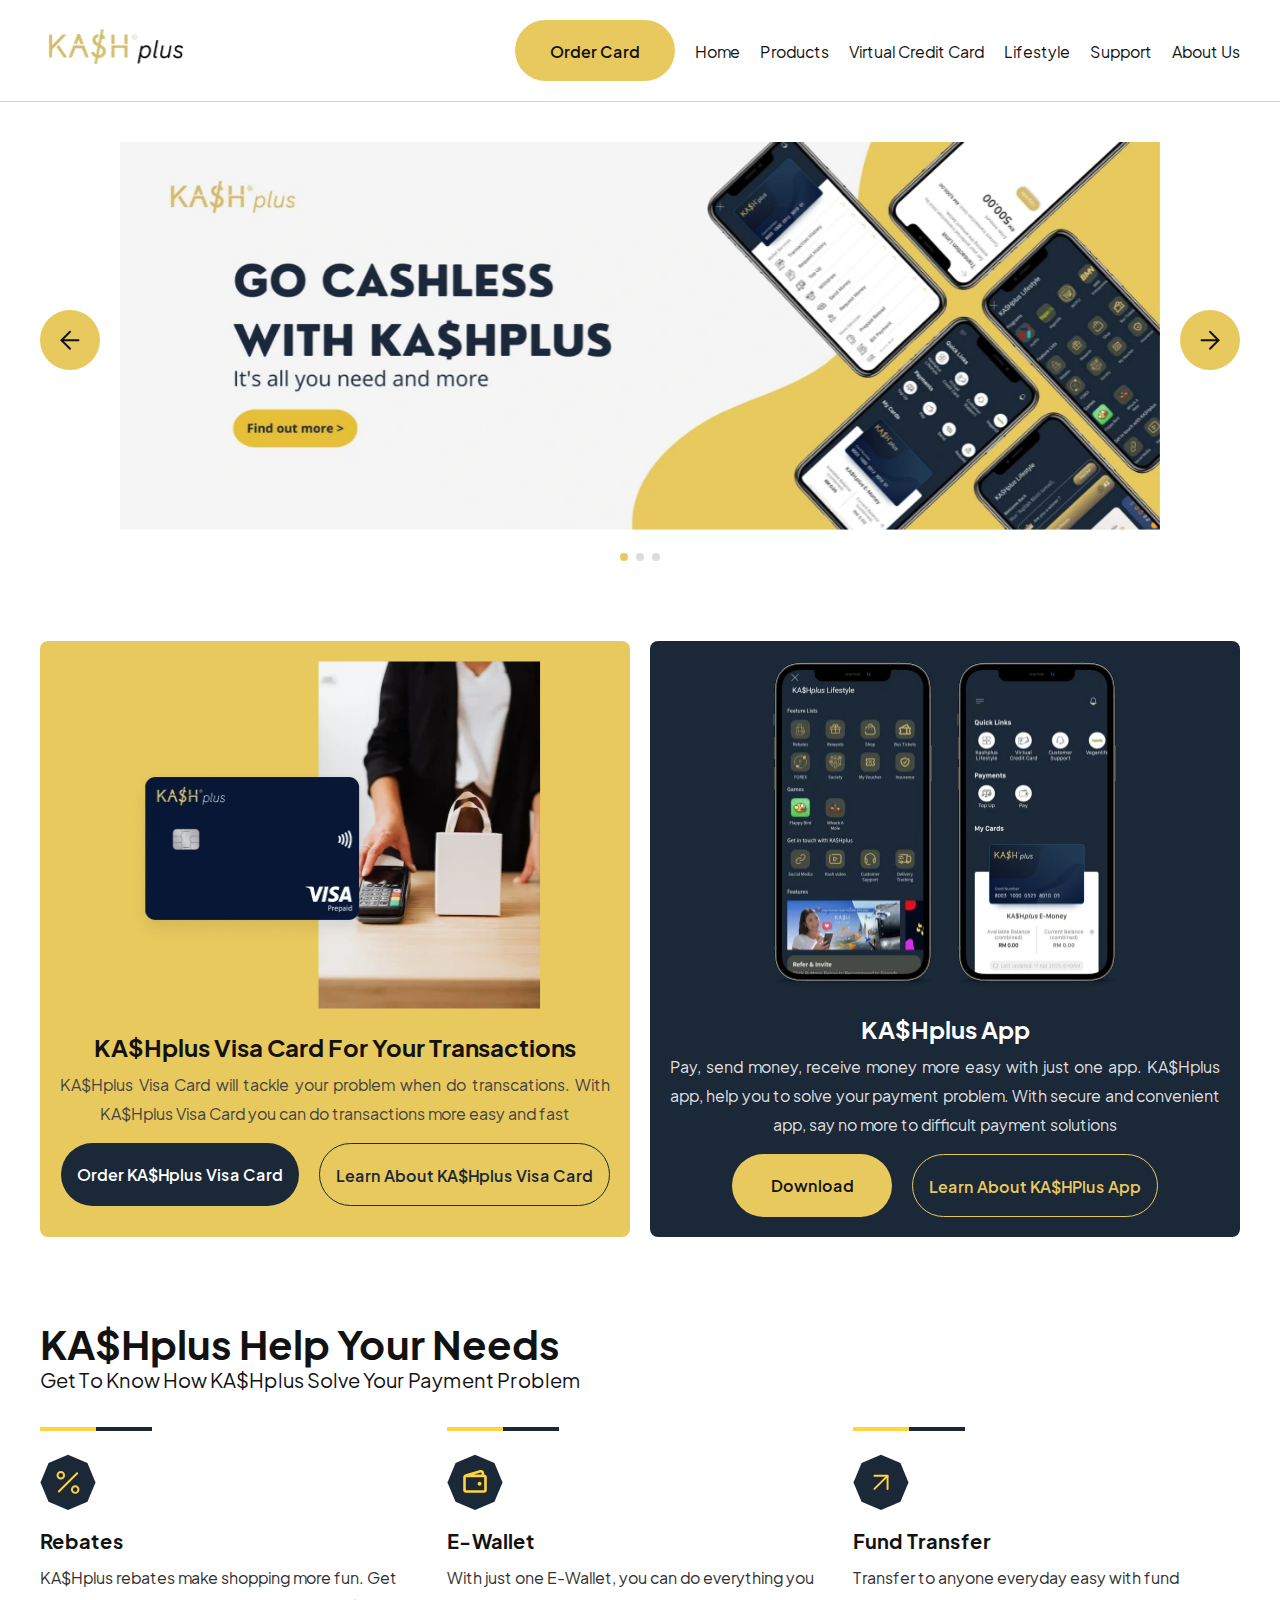
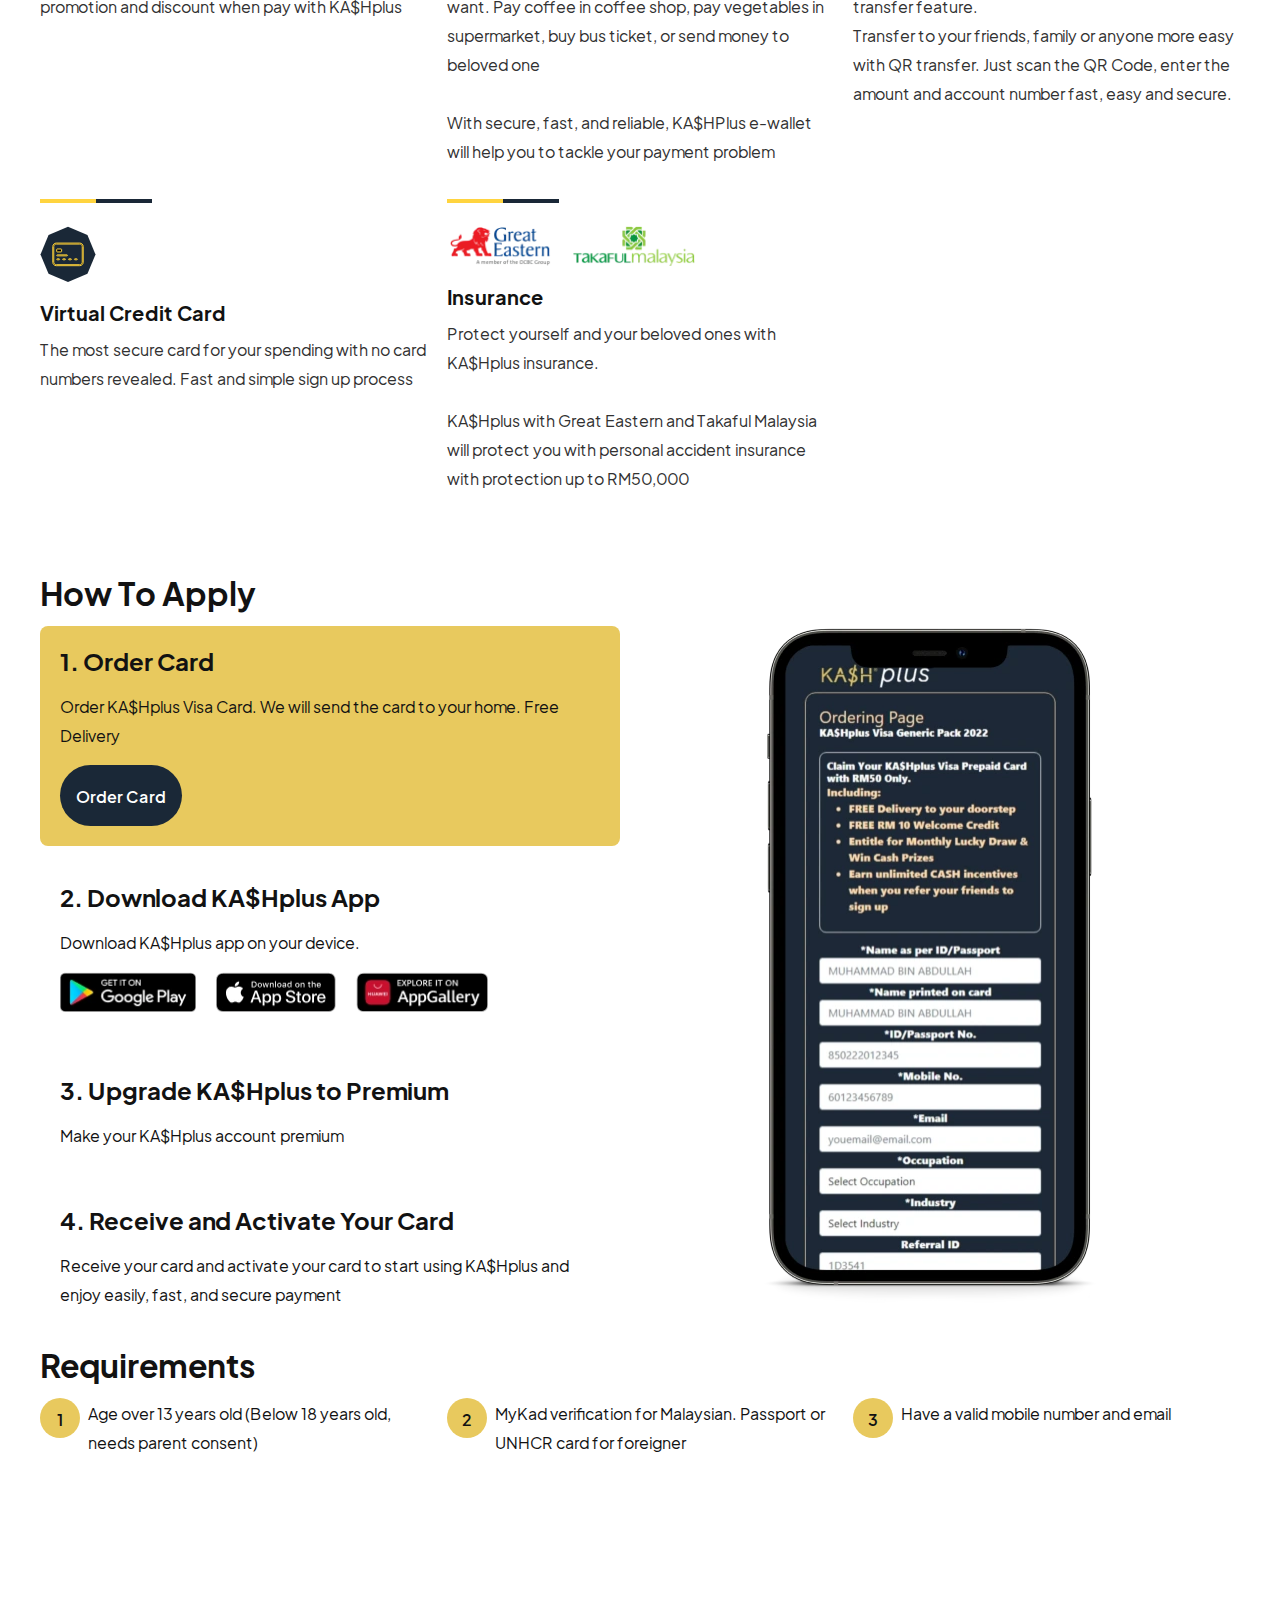
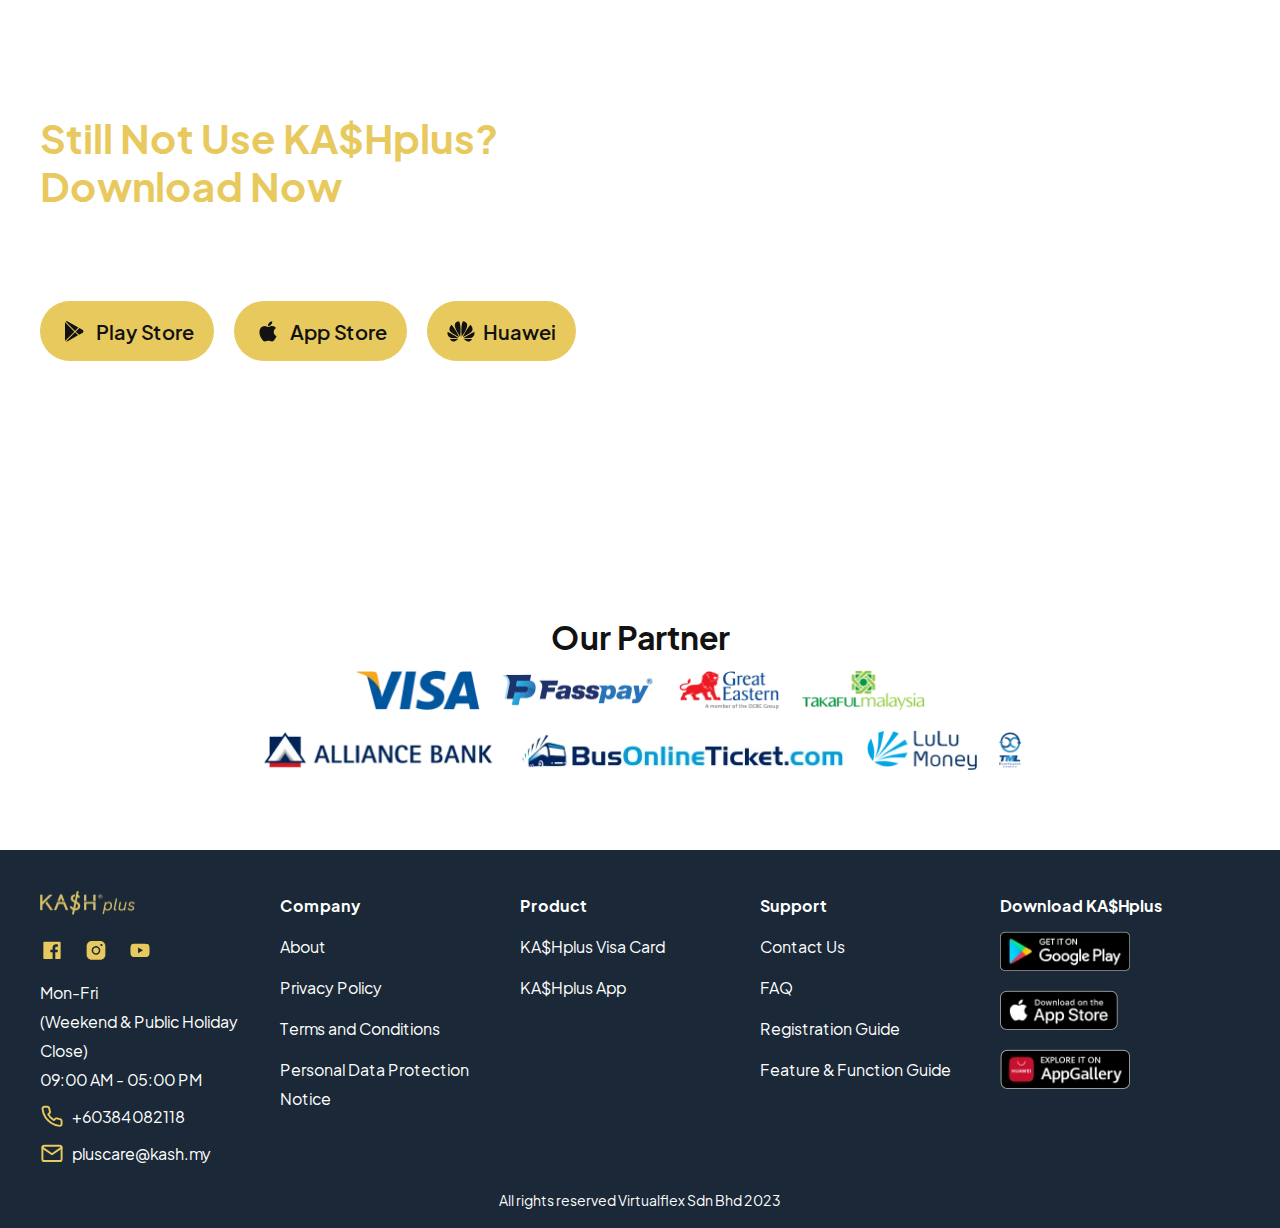
<file: index.html>
<!DOCTYPE html>
<html lang="en">

<head>
    <meta charset="UTF-8">
    <meta http-equiv="X-UA-Compatible" content="IE=edge">
    <meta name="viewport" content="width=device-width, initial-scale=1.0">
    <meta name="description"
        content="KA$Hplus is Solution For Your Payment Problem. Use KA$Hplus App or KA$Hplus Visa Prepaid Card when pay anytime anywhere.">
    <meta name="theme-color" content="#E8C95E">
    
    <script type="application/ld+json">{
        "@context": "http://schema.org",
        "@type": "WebSite",
        "url": "https://main.kashplus.my/",
    }
    </script>
    <script type="application/ld+json">{
        "@context":"https://schema.org",
        "@type":"Organization",
        "name":"KA$Hplus",
        "url":"https://www.main.kashplus.my/",
        "logo":"https://main.kashplus.my/assets/images/kashplus-logo.webp",
        "sameAs":["https://www.facebook.com/kashplusmyofficial",
        "https://www.instagram.com/kashplus.my/",
        "https://www.youtube.com/channel/UC6cmbsnDnoXpuXkqfDrKEjg"]
    }
    </script>

    <!-- OPEN GRAPH FACEBOOK-->
    <meta property="og:type" content="website">
    <meta property="og:url" content="https://main.kashplus.my">
    <meta property="og:title" content="KA$Hplus - Fast And Easy Solution For Your Payment Process">
    <meta property="og:description"
        content="KA$Hplus is Solution For Your Payment Problem. Use KA$Hplus App or KA$Hplus Visa Prepaid Card when pay anytime anywhere.">
    <meta property="og:site_name" content="KA$Hplus Home Page">
    <meta property="og:image" content="https://main.kashplus.my/assets/images/kashplus-social.png">

    <!-- OPEN GRAPH TWITTER-->
    <meta property="twitter:card" content="summary_large_image">
    <meta property="twitter:url" content="https://main.kashplus.my">
    <meta property="twitter:title" content="KA$Hplus - Fast And Easy Solution For Your Payment Process">
    <meta property="twitter:description"
        content="KA$Hplus is Solution For Your Payment Problem. Use KA$Hplus App or KA$Hplus Visa Prepaid Card when pay anytime anywhere.">
    <meta property="twitter:image" content="https://main.kashplus.my/assets/images/kashplus-social.png">

    <title>KA$Hplus - Easy and Fast Solution For Payment</title>
    <link rel="canonical" href="https://main.kashplus.my/">
    <link rel="apple-touch-icon" sizes="57x57" href="./assets/images/favicon/apple-icon-57x57.png">
    <link rel="apple-touch-icon" sizes="60x60" href="./assets/images/favicon/apple-icon-60x60.png">
    <link rel="apple-touch-icon" sizes="72x72" href="./assets/images/favicon/apple-icon-72x72.png">
    <link rel="apple-touch-icon" sizes="76x76" href="./assets/images/favicon/apple-icon-76x76.png">
    <link rel="apple-touch-icon" sizes="114x114" href="./assets/images/favicon/apple-icon-114x114.png">
    <link rel="apple-touch-icon" sizes="120x120" href="./assets/images/favicon/apple-icon-120x120.png">
    <link rel="apple-touch-icon" sizes="144x144" href="./assets/images/favicon/apple-icon-144x144.png">
    <link rel="apple-touch-icon" sizes="152x152" href="./assets/images/favicon/apple-icon-152x152.png">
    <link rel="apple-touch-icon" sizes="180x180" href="./assets/images/favicon/apple-icon-180x180.png">
    <link rel="icon" type="image/png" sizes="192x192"  href="./assets/images/favicon/android-icon-192x192.png">
    <link rel="icon" type="image/png" sizes="32x32" href="./assets/images/favicon/favicon-32x32.png">
    <link rel="icon" type="image/png" sizes="96x96" href="./assets/images/favicon/favicon-96x96.png">
    <link rel="icon" type="image/png" sizes="16x16" href="./assets/images/favicon/favicon-16x16.png">
    <link rel="manifest" href="/manifest.json">
    <meta name="msapplication-TileColor" content="#ffffff">
    <meta name="msapplication-TileImage" content="/ms-icon-144x144.png">
    <link rel="stylesheet" href="./assets/css/swiper-js.css">
    <link rel="stylesheet" href="./assets/css/style.css">
    <style>
        h1{position:absolute;top:0;clip: rect(0 0 0 0)!important;width:0;height:0;left:0;}.carousel{display:flex;align-items:center;column-gap:20px}.carousel div[class^=swiper-button]{position:static;width:60px;height:60px;display:flex;justify-content:center;align-items:center;background:#e8c95e;border-radius:50%;margin-top:0;flex-shrink:0}.carousel div[class^=swiper-button]::after{display:none}.swiper-pagination{position:static;display:flex;justify-content:center;margin-top:16px}.swiper-pagination-bullet{background:#4e4e4e}.swiper-pagination-bullet-active{background:#e8c95e}.carousel .swiper-slide img{width:100%;height:auto}.product .app,.product .card{width:calc(50% - 10px)}.product h2{text-align:center}.product .app p,.product .card p{text-align:justify;text-align-last:center}.product .app .download-app{width:160px}.feature .list .item,.requirement .item{width:calc(33.3% - 13px)}.feature .list .item .line{height:auto}.apply .image,.apply .step{width:calc(50% - 20px)}.apply .step .item{cursor:pointer}.apply .step .item.active,.apply .step .item:hover{background:#e8c95e;transition:.5s}.apply .step .item .button{background:#1a2837;color:#fff}.apply .image #upgrade img{width:calc(50% - 20px);height:auto}.apply .image #activate img{width:calc(33.3% - 20px);height:auto}.requirement .number{width:40px;height:40px;border-radius:50%;flex-shrink:0}.download{display:flex;align-items:center;background:url('./assets/images/backgrounds/bg-download.webp') center/cover no-repeat fixed;min-height:600px}.download .caption{max-width:600px}.contest .item{width:calc(25% - 15px)}.contest .item .image{display:block;width:100%;height:178px}.contest .item .image img{width:100%;height:100%}@media (max-width:992px){.download .caption,.product .app,.product .card{width:100%}.product img{width:100%;height:auto}.download{padding:20px}}@media (min-width:768px) and (max-width:992px){.feature .list .item{width:calc(50% - 10px)}.apply .image #activate img,.apply .image #upgrade img,.apply .image .item img{width:100%;height:auto}.requirement .item{width:calc(33.3% - 14px)}.contest .item .image{height:110px}}@media (max-width:767px){.carousel{flex-direction:column}.carousel .swiper-slide{width:100%!important}.apply .image,.carousel div[class^=swiper-button]{display:none}.carousel div[class^=swiper-button] img{width:20px;height:20px}.apply .step,.carousel .swiper-slide img,.contest .item,.feature .list .item,.requirement .item{width:100%}.product .app .download-app,.product a{display:block;width:100%;text-align:center}.apply .step .item{background:#e8c95e}.partner img{width:auto;height:36px}}
    </style>
</head>

<body>
    <!-- START NAVBAR -->
    <nav class="flex items-center justify-between px-40 py-20">
        <a href="index.html" title="KA$Hplus Logo">
            <img src="./assets/images/kashplus-logo.webp" alt="KA$Hplus Logo" width="150" height="42">
        </a>

        <ul class="flex flex-wrap items-center col-gap-20 row-gap-16">
            <li>
                <a href="https://weborder.kashplus.my/?channel_id=kashplus_web_header"
                    class="order-card inline-block px-16 py-16 bg-primary-main decoration-none text-neutral-100 font-600 rounded-80 text-center"
                    title="Order Card">Order
                    Card</a>
            </li>

            <li>
                <a href="index.html" class="decoration-none text-neutral-100" title="Home">Home</a>
            </li>

            <li>
                <a href="product.html" class="decoration-none text-neutral-100" title="Products">Products</a>
            </li>

            <li>
                <a href="virtual-credit-card.html" class="decoration-none text-neutral-100" title="Virtual Credit Card">Virtual Credit Card</a>
            </li>

            <li>
                <a href="lifestyle.html" class="decoration-none text-neutral-100" title="Lifestyle">Lifestyle</a>
            </li>

            <li>
                <a href="contact-us.html" class="decoration-none text-neutral-100" title="Support">Support</a>
            </li>

            <li>
                <a href="about-us.html" class="decoration-none text-neutral-100" title="About Us">About Us</a>
            </li>
        </ul>

        <button class="menu">
            <img src="./assets/images/icons/menu.svg" alt="Menu Icon" width="24" height="24">
        </button>
    </nav>
    <!-- END NAVBAR -->

    <h1>KA$Hplus - Fast And Easy Solution For Your Payment Process</h1>

    <!-- START CAROUSEL -->
    <section class="px-40 mt-40">
        <div class="carousel">
            <div class="swiper-button-prev">
                <img src="./assets/images/icons/arrow-left-black.svg" alt="Icon" width="30" height="30">
            </div>

            <div class="swiper">
                <div class="swiper-wrapper">
                    <a href="product.html" class="swiper-slide text-center" title="Go Cashless With KA$Hplus">
                        <img src="./assets/images/carousel-1.webp" alt="Go Cashless With KA$Hplus" width="1200"
                            height="448" class="inline-block">
                    </a>

                    <a href="product.html#app" class="swiper-slide text-center"
                        title="The Ultimate Digital Wallet For Your Everday Transactions">
                        <img src="./assets/images/carousel-2.webp"
                            alt="The Ultimate Digital Wallet For Your Everyday Transactions" width="1200" height="448"
                            class="inline-block">
                    </a>

                    <a href="product.html#visa" class="swiper-slide text-center" title="KA$Hplus Visa Prepaid Card">
                        <img src="./assets/images/carousel-3.webp" alt="KA$Hplus Visa Prepaid Card" width="1200"
                            height="448" class="inline-block">
                    </a>
                </div>
            </div>

            <div class="swiper-button-next">
                <img src="./assets/images/icons/arrow-right-black.svg" alt="Icon" width="30" height="30">
            </div>
        </div>

        <div class="swiper-pagination"></div>
    </section>
    <!-- END CAROUSEL -->

    <!-- START PRODUCT-->
    <section class="product mt-80 flex flex-wrap col-gap-20 row-gap-16 px-40">
        <div class="card bg-primary-main px-20 py-20 rounded-8">
            <div class="text-center">
                <img src="./assets/images/product-card.webp" alt="KA$Hplus Visa Card For Your Transactions" width="412"
                    height="348" class="inline-block">
            </div>

            <div class="mt-16">
                <h2 class="text-xl font-700">KA$Hplus Visa Card For Your Transactions</h2>
                <p class="mt-8 text-neutral-80">KA$Hplus Visa Card will tackle your problem when do transcations. With
                    KA$Hplus Visa Card you can do transactions more easy and fast</p>

                <div class="flex flex-wrap justify-center row-gap-16 col-gap-20 mt-16">
                    <a href="https://weborder.kashplus.my/?channel_id=kashplus_web_header"
                        class="inline-block bg-secondary-main text-neutral-10 rounded-80 px-16 py-16 decoration-none font-600"
                        title="Order KA$Hplus Visa Card">Order
                        KA$Hplus Visa Card</a>

                    <a href="product.html#card"
                        class="inline-block border-1-solid border-secondary-main text-secondary-main px-16 py-16 rounded-80 decoration-none font-600"
                        title="Learn More About KA$Hplus Visa Card">Learn
                        About KA$Hplus Visa Card</a>
                </div>
            </div>
        </div>

        <div class="app bg-secondary-main text-neutral-10 px-20 py-20 rounded-8">
            <div class="text-center">
                <img src="./assets/images/product-app.webp" alt="KA$Hplus App" width="348" height="330"
                    class="inline-block">
            </div>

            <div class="mt-16">
                <h2 class="text-xl font-700 text-center">KA$Hplus App</h2>
                <p class="mt-8 text-neutral-20 text">Pay, send money, receive money more easy with just one app.
                    KA$Hplus app,
                    help you to solve your payment problem. With secure and convenient app, say no more to difficult
                    payment solutions</p>

                <div class="flex flex-wrap justify-center row-gap-16 col-gap-20 mt-16">
                    <a href="https://kashplus.my/appdownload/"
                        class="download-app inline-block bg-primary-main text-neutral-100 rounded-80 px-16 py-16 decoration-none font-600 text-center"
                        title="Download">Download</a>

                    <a href="product.html#card"
                        class="inline-block border-1-solid border-primary-main text-primary-main px-16 py-16 rounded-80 decoration-none font-600"
                        title="Learn
                        About KA$HPlus App">Learn
                        About KA$HPlus App</a>
                </div>
            </div>
        </div>
    </section>
    <!-- END PRODUCT-->

    <!-- START FEATURE -->
    <section class="feature mt-80 px-40">
        <h2 class="text-4xl font-700">KA$Hplus Help Your Needs</h2>
        <p class="text-lg">Get To Know How KA$Hplus Solve Your Payment Problem</p>

        <div class="list mt-16 flex flex-wrap col-gap-20 row-gap-16">
            <div class="item">
                <img src="./assets/images/icons/line.svg" alt="Line" width="112" height="4" class="line">

                <img class="block mt-16" src="./assets/images/icons/rebates-icon.svg" alt="Icon" width="56" height="56">

                <h3 class="text-lg font-700 mt-16">Rebates</h3>
                <p class="mt-8 text-neutral-90">KA$Hplus rebates make shopping more fun. Get promotion and discount when
                    pay with KA$Hplus</p>
            </div>

            <div class="item">
                <img src="./assets/images/icons/line.svg" alt="Line" width="112" height="4" class="line">

                <img class="block mt-16" src="./assets/images/icons/ewallet-icon.svg" alt="Icon" width="56" height="56">

                <h3 class="text-lg font-700 mt-16">E-Wallet</h3>
                <p class="mt-8 text-neutral-90">
                    With just one E-Wallet, you can do everything you want.
                    Pay coffee in coffee shop, pay vegetables in supermarket, buy bus ticket, or send money to beloved
                    one

                    <br />
                    <br />

                    With secure, fast, and reliable, KA$HPlus e-wallet will help you to tackle your payment problem
                </p>
            </div>

            <div class="item">
                <img src="./assets/images/icons/line.svg" alt="Line" width="112" height="4" class="line">

                <img class="block mt-16" src="./assets/images/icons/transfer-icon.svg" alt="Icon" width="56"
                    height="56">

                <h3 class="text-lg font-700 mt-16">Fund Transfer</h3>
                <p class="mt-8 text-neutral-90">
                    Transfer to anyone everyday easy with fund transfer feature.

                    <br />

                    Transfer to your friends, family or anyone more easy with QR transfer. Just scan the QR Code, enter
                    the amount and account number fast, easy and secure.
                </p>
            </div>

            <div class="item">
                <img src="./assets/images/icons/line.svg" alt="Line" width="112" height="4" class="line">

                <img class="block mt-16" src="./assets/images/icons/vcc-icon.svg" alt="Icon" width="56" height="56">

                <h3 class="text-lg font-700 mt-16">Virtual Credit Card</h3>
                <p class="mt-8 text-neutral-90">
                    The most secure card for your spending with no card numbers revealed. Fast and simple sign up
                    process
                </p>
            </div>

            <div class="item">
                <img src="./assets/images/icons/line.svg" alt="Line" width="112" height="4" class="line">

                <div class="mt-16 flex col-gap-20 items-center">
                    <img src="./assets/images/great-eastern.webp" alt="Great Eastern" width="106" height="40">

                    <img src="./assets/images/takaful-malaysia.webp" alt="Takaful Malaysia" width="122" height="40">
                </div>

                <h3 class="text-lg font-700 mt-16">Insurance</h3>
                <p class="mt-8 text-neutral-90">
                    Protect yourself and your beloved ones with KA$Hplus insurance.

                    <br />
                    <br />

                    KA$Hplus with Great Eastern and Takaful Malaysia will protect you with personal accident insurance
                    with protection up to RM50,000
                </p>
            </div>
        </div>
    </section>
    <!-- END FEATURE -->

    <!-- START APPLY -->
    <section class="apply mt-80 px-40">
        <h2 class="font-700 text-3xl">How To Apply</h2>

        <div class="list flex flex-wrap col-gap-20 mt-16">
            <div class="step flex flex-col row-gap-16">
                <div class="item active px-20 py-20 rounded-8">
                    <h3 class="text-xl font-700">1. Order Card</h3>
                    <p class="mt-16">Order KA$Hplus Visa Card. We will send the card to your home. Free Delivery</p>

                    <a href="https://weborder.kashplus.my/"
                        class="button inline-block mt-16 px-16 py-16 bg-primary-main decoration-none text-neutral-100 font-600 rounded-80 text-center"
                        title="Order Card">Order
                        Card</a>
                </div>

                <div class="item px-20 py-20 rounded-8">
                    <h3 class="text-xl font-700">2. Download KA$Hplus App</h3>
                    <p class="mt-16">Download KA$Hplus app on your device.</p>

                    <div class="mt-16 flex flex-wrap col-gap-20 row-gap-16">
                        <a href="https://play.google.com/store/apps/details?id=com.fasspay.biz.wallet.vfsb&hl=en_US&gl=US"
                            title="Google Play Store">
                            <img src="./assets/images/play-store.webp" alt="Google Play Store" width="136" height="40">
                        </a>

                        <a href="https://apps.apple.com/us/app/kashplus/id1591333903" title="Apple App Store">
                            <img src="./assets/images/app-store.webp" alt="Apple Store" width="120" height="40">
                        </a>

                        <a href="https://appgallery.huawei.com/app/C105993177" title="Huawei World">
                            <img src="./assets/images/huawei.webp" alt="Huawei" width="132" height="40">
                        </a>
                    </div>
                </div>

                <div class="item px-20 py-20 rounded-8">
                    <h3 class="text-xl font-700">3. Upgrade KA$Hplus to Premium</h3>
                    <p class="mt-16">Make your KA$Hplus account premium</p>
                </div>

                <div class="item px-20 py-20 rounded-8">
                    <h3 class="text-xl font-700">4. Receive and Activate Your Card</h3>
                    <p class="mt-16">Receive your card and activate your card to start using KA$Hplus and enjoy easily,
                        fast, and secure payment</p>
                </div>
            </div>

            <div class="image">
                <div id="order" class="item text-center">
                    <img src="./assets/images/order-card.webp" alt="Order Card" width="336" height="679"
                        class="inline-block">
                </div>

                <div id="download" class="item hidden text-center">
                    <img src="./assets/images/download-app.webp" alt="Download App" width="336" height="679">
                </div>

                <div id="upgrade" class="item hidden flex flex-wrap justify-center col-gap-20 row-gap-16">
                    <img src="./assets/images/upgrade-1.webp" alt="Upgrade 1" width="300" height="612">

                    <img src="./assets/images/upgrade-2.webp" alt="Upgrade 2" width="300" height="612">
                </div>

                <div id="activate" class="item hidden flex flex-wrap justify-center col-gap-20 row-gap-16">
                    <img src="./assets/images/activate-card-1.webp" alt="Activate 1" width="200" height="408">

                    <img src="./assets/images/activate-card-2.webp" alt="Activate 2" width="200" height="408">

                    <img src="./assets/images/activate-card-3.webp" alt="Activate 3" width="200" height="408">
                </div>
            </div>

        </div>
    </section>
    <!-- END APPLY -->

    <!-- START REQUIREMENT -->
    <section class="requirement mt-16 px-40">
        <h2 class="text-3xl font-700">Requirements</h2>

        <div class="mt-16 flex flex-wrap col-gap-20 row-gap-16">
            <div class="item flex col-gap-8">
                <div class="number flex items-center justify-center bg-primary-main font-600">1</div>

                <p>Age over 13 years old (Below 18 years old, needs parent consent)</p>
            </div>

            <div class="item flex col-gap-8">
                <div class="number flex items-center justify-center bg-primary-main font-600">2</div>

                <p>MyKad verification for Malaysian. Passport or UNHCR card for foreigner</p>
            </div>

            <div class="item flex col-gap-8">
                <div class="number flex items-center justify-center bg-primary-main font-600">3</div>

                <p>Have a valid mobile number and email</p>
            </div>
        </div>
    </section>
    <!-- END REQUIREMENT -->

    <!-- START DOWNLOAD -->
    <section class="download mt-80 px-40 text-neutral-10">
        <div class="caption">
            <h2 class="text-4xl font-700 text-primary-main">
                Still Not Use KA$Hplus?
                <br />
                Download Now
            </h2>

            <p class="mt-16 text-xl">Say Goodbye For Complicated Payment Method From Now</p>

            <div class="mt-20 flex flex-wrap row-gap-16 col-gap-20">
                <a href="https://play.google.com/store/apps/details?id=com.fasspay.biz.wallet.vfsb&hl=en_US&gl=US"
                    class="inline-flex items-center col-gap-8 bg-primary-main font-600 text-lg px-20 py-16 rounded-80 decoration-none text-neutral-100"
                    title="Google Play Store">
                    <img src="./assets/images/icons/play-store.svg" alt="Google Play Store" width="28" height="28">

                    Play Store
                </a>

                <a href="https://play.google.com/store/apps/details?id=com.fasspay.biz.wallet.vfsb&hl=en_US&gl=US"
                    class="inline-flex items-center col-gap-8 bg-primary-main font-600 text-lg px-20 py-16 rounded-80 decoration-none text-neutral-100"
                    title="Apple App Store">
                    <img src="./assets/images/icons/app-store.svg" alt="Apple App Store" width="28" height="28">

                    App Store
                </a>

                <a href="https://play.google.com/store/apps/details?id=com.fasspay.biz.wallet.vfsb&hl=en_US&gl=US"
                    class="inline-flex items-center col-gap-8 bg-primary-main font-600 text-lg px-20 py-16 rounded-80 decoration-none text-neutral-100"
                    title="Huawei World">
                    <img src="./assets/images/icons/huawei.svg" alt="Huawei" width="28" height="28">

                    Huawei
                </a>
            </div>
        </div>
    </section>
    <!-- END DOWNLOAD -->

    <!-- START CONTEST-->
    <!-- <section class="contest mt-80 px-40">
        <h2 class="text-3xl font-700">Contest</h2>

        <div class="list mt-16 flex flex-wrap col-gap-20 row-gap-16">
            <div class="item">
                <a href="detail-contest.html" class="image block" title="KA$Hplus Shopping Raya">
                    <img src="./assets/images/contest.webp" alt="KA$Hplus Shopping Raya" width="325" height="178"
                        class="rounded-8">
                </a>

                <div class="mt-8">
                    <h3 class="text-base font-600">
                        <a href="detail-contest.html" class="decoration-none text-neutral-100"
                            title="KA$Hplus Shopping Raya">KA$Hplus Shopping
                            Raya</a>
                    </h3>

                    <p class="mt-8 text-sm text-neutral-90">30/10/2023 - 20/10/2023</p>
                </div>
            </div>

            <div class="item">
                <a href="detail-contest.html" class="image block" title="KA$Hplus Shopping Raya">
                    <img src="./assets/images/contest.webp" alt="Get RM50 Cashback For New User" width="325"
                        height="178" class="rounded-8">
                </a>

                <div class="mt-8">
                    <h3 class="text-base font-600">
                        <a href="detail-contest.html" class="decoration-none text-neutral-100"
                            title="KA$Hplus Shopping Raya">KA$HplusGet RM50 Cashback
                            For New User</a>
                    </h3>

                    <p class="mt-8 text-sm text-neutral-90">16/10/2023 - 16/09/2023 </p>
                </div>
            </div>

            <div class="item">
                <a href="detail-contest.html" class="image block" title="KA$Hplus Shopping Raya">
                    <img src="./assets/images/contest.webp" alt="Shop More Win More" width="325" height="178"
                        class="rounded-8">
                </a>

                <div class="mt-8">
                    <h3 class="text-base font-600">
                        <a href="detail-contest.html" class="decoration-none text-neutral-100" title="Shop More Win More">Shop More Win More</a>
                    </h3>

                    <p class="mt-8 text-sm text-neutral-90">30/09/2023 - 30/08/2023 </p>
                </div>
            </div>

            <div class="item">
                <a href="detail-contest.html" class="image block" title="KA$Hplus Shopping Raya">
                    <img src="./assets/images/contest.webp" alt="Shop More Win More" width="325" height="178"
                        class="rounded-8">
                </a>

                <div class="mt-8">
                    <h3 class="text-base font-600">
                        <a href="detail-contest.html" class="decoration-none text-neutral-100" title="Shop More Win More">Shop More Win More</a>
                    </h3>

                    <p class="mt-8 text-sm text-neutral-90">30/09/2023 - 30/08/2023 </p>
                </div>
            </div>
        </div>

        <div class="mt-20 text-center">
            <a href="contest.html"
                class="inline-block px-20 py-12 rounded-80 bg-primary-main text-neutral-100 decoration-none font-600"
                title="See More Contest">See
                More Contest</a>
        </div>
    </section> -->
    <!-- END CONTEST-->

    <!-- START PARTNER -->
    <section class="partner mt-80 px-40">
        <h2 class="text-3xl font-700 text-center">Our Partner</h2>

        <div class="mt-16 flex flex-wrap justify-center col-gap-20 row-gap-16">
            <img src="./assets/images/visa.webp" alt="Visa" width="124" height="40">

            <img src="./assets/images/fasspay.webp" alt="Fasspay" width="156" height="40">

            <img src="./assets/images/great-eastern.webp" alt="Great Eastern" width="106" height="40">

            <img src="./assets/images/takaful-malaysia.webp" alt="Takaful Malaysia" width="123" height="40">
        </div>

        <div class="mt-20 flex flex-wrap justify-center col-gap-20 row-gap-16">
            <img src="./assets/images/alliance-bank.webp" alt="Alliance Bank" width="238" height="40">

            <img src="./assets/images/bus-online-ticket.webp" alt="Bus Online Ticket.com" width="330" height="40">

            <img src="./assets/images/lulu-money.webp" alt="Lulu Money" width="110" height="40">

            <img src="./assets/images/tml.webp" alt="TML" width="25" height="40">
        </div>
    </section>
    <!-- END PARTNER -->

    <!-- START FOOTER -->
    <footer class="mt-80 bg-secondary-main px-40 py-40 text-neutral-10">
        <div class="list flex flex-wrap col-gap-20 row-gap-16">
            <div class="item">
                <a href="index.html" title="KA$Hplus Logo">
                    <img src="./assets/images/logo-gold.webp" alt="KA$Hplus Logo" width="95" height="25">
                </a>

                <div class="mt-16 flex col-gap-20">
                    <a href="https://www.facebook.com/kashplusmyofficial" aria-label="Facebook" title="Facebook">
                        <img src="./assets/images/icons/facebook-gold.svg" alt="Facebook" width="24" height="24">
                    </a>

                    <a href="https://www.instagram.com/kashplus.my/" aria-label="Instagram" title="Instagram">
                        <img src="./assets/images/icons/ig-gold.svg" alt="Instagram" width="24" height="24">
                    </a>

                    <a href="https://www.youtube.com/channel/UC6cmbsnDnoXpuXkqfDrKEjg" aria-label="Youtube"
                        title="Youtube">
                        <img src="./assets/images/icons/youtube-gold.svg" alt="Youtube" width="24" height="24">
                    </a>
                </div>

                <p class="mt-8">
                    Mon-Fri
                    <br />
                    (Weekend & Public Holiday Close)
                    <br />
                    09:00 AM - 05:00 PM
                </p>
                <div class="flex items-center col-gap-8 mt-8">
                    <img src="./assets/images/icons/phone-icon.svg" alt="Phone" width="24" height="24">

                    <a href="tel:+60384082118" class="decoration-none text-neutral-10"
                        title="Phone Number">+60384082118</a>
                </div>

                <div class="flex items-center col-gap-8 mt-8">
                    <img src="./assets/images/icons/email.svg" alt="Phone" width="24" height="24">

                    <a href="mailto:pluscare@kash.my" class="decoration-none text-neutral-10"
                        title="Email">pluscare@kash.my</a>
                </div>

            </div>

            <div class="item">
                <p class="font-700">Company</p>

                <div class="mt-12 flex flex-col row-gap-12">
                    <a href="about-us.html" title="About Us">About</a>
                    <a href="privacy-policy.html" title="Privacy Policy">Privacy Policy</a>
                    <a href="terms.html" title="Terms And Conditions">Terms and Conditions</a>
                    <a href="./assets/files/PDPN-BNM.pdf" title="Personal Data Protection Notice">Personal Data
                        Protection Notice</a>
                </div>
            </div>

            <div class="item">
                <p class="font-700">Product</p>

                <div class="mt-12 flex flex-col row-gap-12">
                    <a href="product.html#card" title="KA$Hplus Visa Card">KA$Hplus Visa Card</a>
                    <a href="product.html#app" title="KA$Hplus App">KA$Hplus App</a>
                </div>
            </div>

            <div class="item">
                <p class="font-700">Support</p>

                <div class="mt-12 flex flex-col row-gap-12">
                    <a href="contact-us.html" title="Contact Us">Contact Us</a>
                    <a href="faq.html" title="Frequently Ask Question">FAQ</a>
                    <a href="guide.html#register" title="Registration Guide">Registration Guide</a>
                    <a href="guide.html#feature" title="Feature & Function Guide">Feature & Function Guide</a>
                </div>
            </div>

            <div class="item">
                <p class="font-700">Download KA$Hplus</p>

                <div class="mt-12 flex flex-col row-gap-12">
                    <a href="https://play.google.com/store/apps/details?id=com.fasspay.biz.wallet.vfsb&hl=en_US&gl=US"
                        title="Google Play Store">
                        <img src="./assets/images/play-store.webp" alt="Google Play Store" width="130" height="40">
                    </a>

                    <a href="https://apps.apple.com/us/app/kashplus/id1591333903" title="Apple App Store">
                        <img src="./assets/images/app-store.webp" alt="Apple App Store" width="118" height="40">
                    </a>

                    <a href="https://appgallery.huawei.com/app/C105993177" title="Huawei World">
                        <img src="./assets/images/huawei.webp" alt="Huawei" width="130" height="40">
                    </a>
                </div>
            </div>
        </div>

        <p class="text-sm text-center mt-20">All rights reserved Virtualflex Sdn Bhd 2023</p>
    </footer>
    <!-- END FOOTER -->

    <script src="./assets/js/swiper-js.js"></script>
    <script>
        // SHOW HIDE MENU
        document.querySelector('.menu').addEventListener('click', function () {
            let navMenu = document.querySelector('nav ul');

            navMenu.classList.contains('show') ? navMenu.classList.remove('show') : navMenu.classList.add('show');
        });

        // CAROUSEL
        const swiper = new Swiper('.swiper', {
            direction: 'horizontal',
            loop: true,
            pagination: { el: '.swiper-pagination' },
            navigation: {
                nextEl: '.swiper-button-next',
                prevEl: '.swiper-button-prev'
            },
            spaceBetween: 20,
            autoplay: { delay: 3000 }
        });

        const applyItem = document.querySelectorAll('.apply .step .item');
        const applyImage = document.querySelectorAll('.apply .image .item');

        applyItem.forEach((element, index) => {
            element.addEventListener('click', function () {
                applyItem.forEach(el => {
                    el.classList.remove('active');
                });

                applyImage.forEach(image => { image.classList.add('hidden') });


                element.classList.add('active');
                applyImage[index].classList.remove('hidden');
            })
        });
    </script>

    <!-- Hotjar Tracking Code for kashplus -->
    <script>
        (function (h, o, t, j, a, r) {
            h.hj = h.hj || function () { (h.hj.q = h.hj.q || []).push(arguments) };
            h._hjSettings = { hjid: 3472503, hjsv: 6 };
            a = o.getElementsByTagName('head')[0];
            r = o.createElement('script'); r.async = 1;
            r.src = t + h._hjSettings.hjid + j + h._hjSettings.hjsv;
            a.appendChild(r);
        })(window, document, 'https://static.hotjar.com/c/hotjar-', '.js?sv=');
    </script>
</body>

</html>
</file>
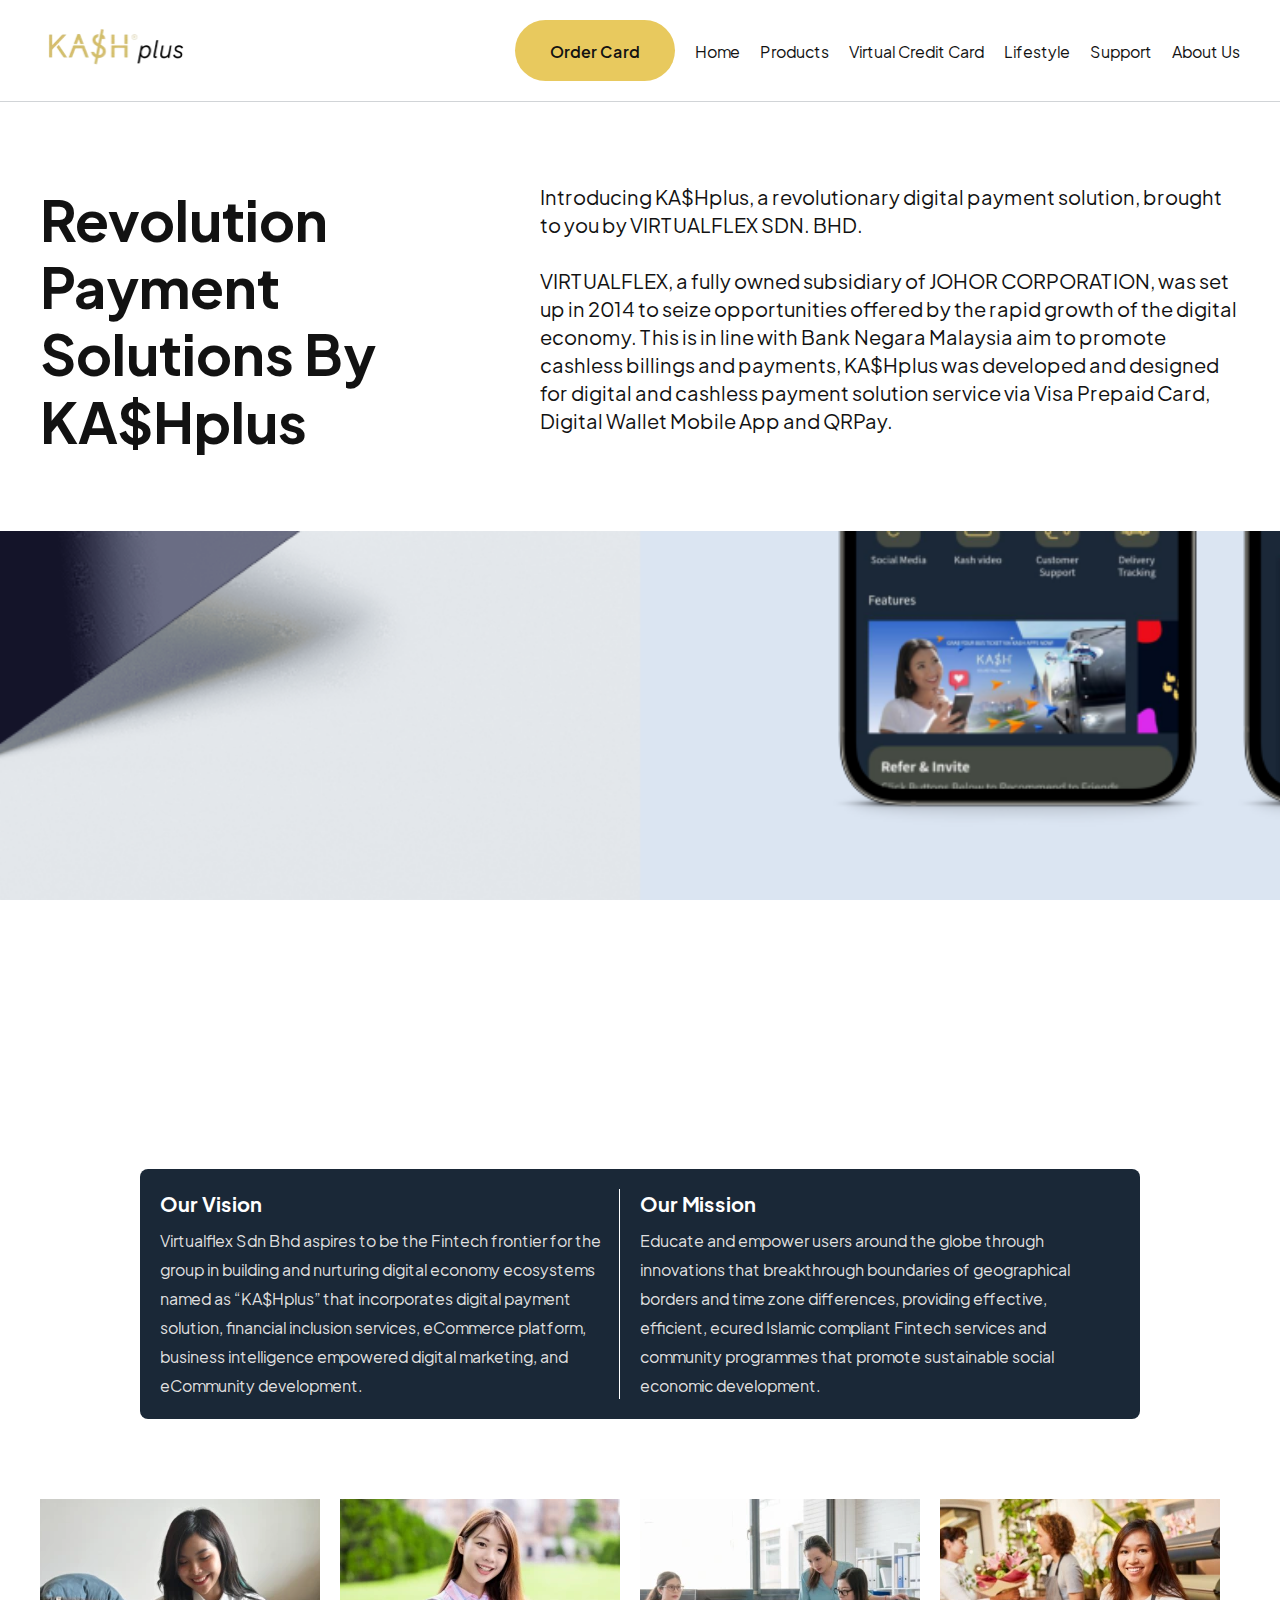
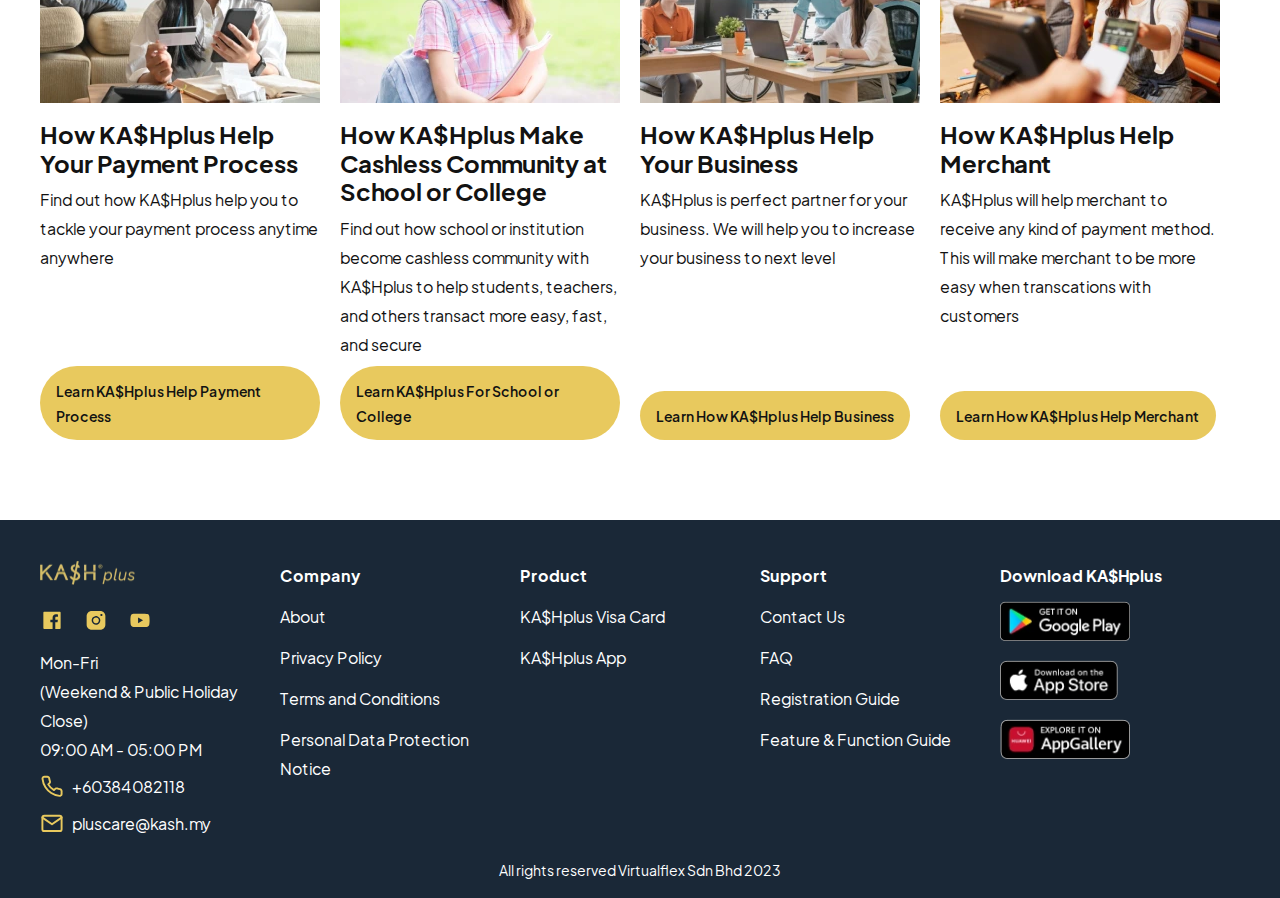
<file: about-us.html>
<!DOCTYPE html>
<html lang="en">

<head>
    <meta charset="UTF-8">
    <meta http-equiv="X-UA-Compatible" content="IE=edge">
    <meta name="viewport" content="width=device-width, initial-scale=1.0">
    <meta name="description"
        content="Get To Know About KA$Hplus. From our vision and mission, how kashplus help people from any field, and learn about who are we">
    <meta name="theme-color" content="#E8C95E">
    <!-- Open Graph / Facebook -->
    <meta property="og:site_name" content="KA$Hplus About Us">
    <meta property="og:type" content="website">
    <meta property="og:url" content="https://main.kashplus.my/about-us.html">
    <meta property="og:title" content="About Us - KA$Hplus">
    <meta property="og:description" content="Get To Know About KA$Hplus. From our vision and mission, how kashplus help people from any field, and learn about who are we">
    <meta property="og:image" content="https://main.kashplus.my/assets/images/kashplus-social.png">
    <!-- Twitter -->
    <meta property="twitter:card" content="summary_large_image">
    <meta property="twitter:url" content="https://main.kashplus.my/about-us.html">
    <meta property="twitter:title" content="About Us - KA$Hplus">
    <meta property="twitter:description" content="Get To Know About KA$Hplus. From our vision and mission, how kashplus help people from any field, and learn about who are we">
    <meta property="twitter:image" content="https://main.kashplus.my/assets/images/kashplus-social.png">
    <title>About Us - KA$Hplus</title>
    <link rel="icon" type="image/png" sizes="32x32" href="../assets/images/favicon/apple-touch-icon.png">
    <link rel="icon" type="image/png" sizes="32x32" href="./assets/images/favicon/favicon-32x32.png">
    <link rel="icon" type="image/png" sizes="16x16" href="./assets/images/favicon/favicon-16x16.png">
    <link rel="manifest" href="./assets/images/favicon/site.webmanifest">
    <link rel="stylesheet" href="./assets/css/style.css">
    <style>
        .caption h1{width:40%}.caption p{width:calc(60% - 20px)}.background{width:100%;height:558px;background:url('./assets/images/bg-about.png') center/cover no-repeat fixed}.vision-mission div{width:calc(50% - 20px)}.program .item{width:calc(25% - 20px);display:flex;flex-direction:column;align-items:flex-start}.program .item img{width:100%;height:204px;object-fit:cover}.program .item p{flex-grow:1}@media (max-width:992px){.caption h1,.caption p{width:100%}}@media (min-width:768px) and (max-width:992px){.program .item{width:calc(50% - 20px)}}@media (max-width:767px){.program .item,.vision-mission div{width:100%}.vision-mission div:first-child{border-right:0!important;border-bottom:1px solid #fff;padding-left:0;padding-bottom:16px}}
    </style>
</head>

<body>
    <!-- START NAVBAR -->
    <nav class="flex items-center justify-between px-40 py-20">
        <a href="index.html">
            <img src="./assets/images/kashplus-logo.webp" alt="KA$Hplus Logo" width="150" height="42">
        </a>

        <ul class="flex flex-wrap items-center col-gap-20 row-gap-16">
            <li>
                <a href="https://weborder.kashplus.my/?channel_id=kashplus_web_header"
                    class="order-card inline-block px-16 py-16 bg-primary-main decoration-none text-neutral-100 font-600 rounded-80 text-center">Order
                    Card</a>
            </li>

            <li>
                <a href="index.html" class="decoration-none text-neutral-100">Home</a>
            </li>

            <li>
                <a href="product.html" class="decoration-none text-neutral-100">Products</a>
            </li>

            <li>
                <a href="virtual-credit-card.html" class="decoration-none text-neutral-100">Virtual Credit Card</a>
            </li>

            <li>
                <a href="lifestyle.html" class="decoration-none text-neutral-100">Lifestyle</a>
            </li>

            <li>
                <a href="contact-us.html" class="decoration-none text-neutral-100">Support</a>
            </li>

            <li>
                <a href="about-us.html" class="decoration-none text-neutral-100">About Us</a>
            </li>
        </ul>

        <button class="menu">
            <img src="./assets/images/icons/menu.svg" alt="Menu Icon" width="24" height="24">
        </button>
    </nav>
    <!-- END NAVBAR -->

    <!-- START CAPTION-->
    <section class="caption mt-80 flex flex-wrap col-gap-20 row-gap-16 px-40">
        <h1 class="font-700 text-5x">Revolution Payment Solutions By KA$Hplus</h1>

        <p class="text-lg">
            Introducing KA$Hplus, a revolutionary digital payment solution, brought to you by VIRTUALFLEX SDN. BHD.

            <br />
            <br />

            VIRTUALFLEX, a fully owned subsidiary of JOHOR CORPORATION, was set up in 2014 to seize opportunities
            offered by the rapid growth of the digital economy. This is in line with Bank Negara Malaysia aim to promote
            cashless billings and payments, KA$Hplus was developed and designed for digital and cashless payment
            solution service via Visa Prepaid Card, Digital Wallet Mobile App and QRPay.
        </p>
    </section>
    <!-- END CAPTION-->

    <!-- START BG-->
    <section class="background mt-80">
    </section>
    <!-- END BG-->

    <!-- START VISION MISSION-->
    <div class="flex justify-center mt-80 px-40">
        <section
            class="vision-mission flex flex-wrap col-gap-20 row-gap-16 w-1000 bg-secondary-main rounded-8 text-neutral-10 px-20 py-20">
            <div style="padding-right: 16px; border-right: solid 1px #fff;">
                <h2 class="text-lg font-700">Our Vision</h2>
                <p class="mt-8 text-neutral-20">Virtualflex Sdn Bhd aspires to be the Fintech frontier for the group in
                    building and nurturing digital economy ecosystems named as “KA$Hplus” that incorporates digital
                    payment solution, financial inclusion services, eCommerce platform, business intelligence empowered
                    digital marketing, and eCommunity development.</p>
            </div>

            <div>
                <h2 class="text-lg font-700">Our Mission</h2>
                <p class="mt-8 text-neutral-20">Educate and empower users around the globe through innovations that
                    breakthrough boundaries of geographical borders and time zone differences, providing effective,
                    efficient, ecured Islamic compliant Fintech services and community programmes that promote
                    sustainable social economic development.</p>
            </div>
        </section>
    </div>
    <!-- END VISION MISSION-->

    <!-- START LIST PROGRAM -->
    <section class="program flex flex-wrap col-gap-20 row-gap-16 px-40 mt-80">
        <div class="item">
            <img src="./assets/images/program-1.webp" alt="How KA$Hplus Help Your Payment Process" width="325"
                height="204">

            <h2 class="mt-16 text-xl font-700">How KA$Hplus Help Your Payment Process</h2>

            <p class="mt-8">Find out how KA$Hplus help you to tackle your payment process anytime anywhere</p>

            <a href="index.html"
                class="inline-block mt-8 px-16 py-12 bg-primary-main rounded-80 text-neutral-100 decoration-none font-600 text-sm">Learn
                KA$Hplus Help Payment Process</a>
        </div>

        <div class="item">
            <img src="./assets/images/program-2.webp" alt="How KA$Hplus Make Cashless Community at School or College"
                width="325" height="204">

            <h2 class="mt-16 text-xl font-700">How KA$Hplus Make Cashless Community at School or College</h2>

            <p class="mt-8">Find out how school or institution become cashless community with KA$Hplus to help students,
                teachers, and others transact more easy, fast, and secure</p>

            <a href="https://virtualflex.com.my/cashless-campus-program.html" target="_blank"
                class="inline-block mt-8 px-16 py-12 bg-primary-main rounded-80 text-neutral-100 decoration-none font-600 text-sm">Learn KA$Hplus For School or College</a>
        </div>

        <div class="item">
            <img src="./assets/images/program-3.webp" alt="How KA$Hplus Help Your Business" width="325" height="204">

            <h2 class="mt-16 text-xl font-700">How KA$Hplus Help Your Business</h2>

            <p class="mt-8">KA$Hplus is perfect partner for your business. We will help you to increase your business to
                next level</p>

            <a href="https://virtualflex.com.my/partnership.html" target="_blank"
                class="inline-block mt-8 px-16 py-12 bg-primary-main rounded-80 text-neutral-100 decoration-none font-600 text-sm">Learn How KA$Hplus Help Business</a>
        </div>

        <div class="item">
            <img src="./assets/images/program-4.webp" alt="How KA$Hplus Help Merchant" width="325" height="204">

            <h2 class="mt-16 text-xl font-700">How KA$Hplus Help Merchant</h2>

            <p class="mt-8">KA$Hplus will help merchant to receive any kind of payment method. This will make merchant
                to be more easy when transcations with customers</p>

            <a href="https://virtualflex.com.my/merchant.html" target="_blank"
                class="inline-block mt-8 px-16 py-12 bg-primary-main rounded-80 text-neutral-100 decoration-none font-600 text-sm">Learn How KA$Hplus Help Merchant</a>
        </div>
    </section>
    <!-- END LIST PROGRAM -->

    <!-- START FOOTER -->
    <footer class="mt-80 bg-secondary-main px-40 py-40 text-neutral-10">
        <div class="list flex flex-wrap col-gap-20 row-gap-16">
            <div class="item">
                <a href="index.html">
                    <img src="./assets/images/logo-gold.webp" alt="KA$Hplus Logo" width="95" height="25">
                </a>

                <div class="mt-16 flex col-gap-20">
                    <a href="https://www.facebook.com/kashplusmyofficial" aria-label="Facebook">
                        <img src="./assets/images/icons/facebook-gold.svg" alt="Facebook" width="24" height="24">
                    </a>

                    <a href="https://www.instagram.com/kashplus.my/" aria-label="Instagram">
                        <img src="./assets/images/icons/ig-gold.svg" alt="Instagram" width="24" height="24">
                    </a>

                    <a href="https://www.youtube.com/channel/UC6cmbsnDnoXpuXkqfDrKEjg" aria-label="Youtube">
                        <img src="./assets/images/icons/youtube-gold.svg" alt="Youtube" width="24" height="24">
                    </a>
                </div>

                <p class="mt-8">
                    Mon-Fri
                    <br />
                    (Weekend & Public Holiday Close)
                    <br />
                    09:00 AM - 05:00 PM
                </p>
                <div class="flex items-center col-gap-8 mt-8">
                    <img src="./assets/images/icons/phone-icon.svg" alt="Phone" width="24" height="24">

                    <a href="tel:+60384082118" class="decoration-none text-neutral-10">+60384082118</a>
                </div>

                <div class="flex items-center col-gap-8 mt-8">
                    <img src="./assets/images/icons/email.svg" alt="Phone" width="24" height="24">

                    <a href="mailto:pluscare@kash.my" class="decoration-none text-neutral-10">pluscare@kash.my</a>
                </div>

            </div>

            <div class="item">
                <p class="font-700">Company</p>

                <div class="mt-12 flex flex-col row-gap-12">
                    <a href="about-us.html">About</a>
                    <a href="privacy-policy.html">Privacy Policy</a>
                    <a href="terms.html">Terms and Conditions</a>
                    <a href="./assets/files/PDPN-BNM.pdf">Personal Data Protection Notice</a>
                </div>
            </div>

            <div class="item">
                <p class="font-700">Product</p>

                <div class="mt-12 flex flex-col row-gap-12">
                    <a href="product.html#card">KA$Hplus Visa Card</a>
                    <a href="product.html#app">KA$Hplus App</a>
                </div>
            </div>

            <div class="item">
                <p class="font-700">Support</p>

                <div class="mt-12 flex flex-col row-gap-12">
                    <a href="contact-us.html">Contact Us</a>
                    <a href="faq.html">FAQ</a>
                    <a href="guide.html#register">Registration Guide</a>
                    <a href="guide.html#feature">Feature & Function Guide</a>
                </div>
            </div>

            <div class="item">
                <p class="font-700">Download KA$Hplus</p>

                <div class="mt-12 flex flex-col row-gap-12">
                    <a href="https://play.google.com/store/apps/details?id=com.fasspay.biz.wallet.vfsb&hl=en_US&gl=US">
                        <img src="./assets/images/play-store.webp" alt="Google Play Store" width="130" height="40">
                    </a>

                    <a href="https://apps.apple.com/us/app/kashplus/id1591333903">
                        <img src="./assets/images/app-store.webp" alt="Apple App Store" width="118" height="40">
                    </a>

                    <a href="https://appgallery.huawei.com/app/C105993177">
                        <img src="./assets/images/huawei.webp" alt="Huawei" width="130" height="40">
                    </a>
                </div>
            </div>
        </div>

        <p class="text-sm text-center mt-20">All rights reserved Virtualflex Sdn Bhd 2023</p>
    </footer>
    <!-- END FOOTER -->

    <script>
        // SHOW HIDE MENU
        document.querySelector('.menu').addEventListener('click', function () {
            let navMenu = document.querySelector('nav ul');

            navMenu.classList.contains('show') ? navMenu.classList.remove('show') : navMenu.classList.add('show');
        });
    </script>

    <!-- Hotjar Tracking Code for kashplus -->
    <script>
        (function (h, o, t, j, a, r) {
            h.hj = h.hj || function () { (h.hj.q = h.hj.q || []).push(arguments) };
            h._hjSettings = { hjid: 3472503, hjsv: 6 };
            a = o.getElementsByTagName('head')[0];
            r = o.createElement('script'); r.async = 1;
            r.src = t + h._hjSettings.hjid + j + h._hjSettings.hjsv;
            a.appendChild(r);
        })(window, document, 'https://static.hotjar.com/c/hotjar-', '.js?sv=');
    </script>
</body>

</html>
</file>
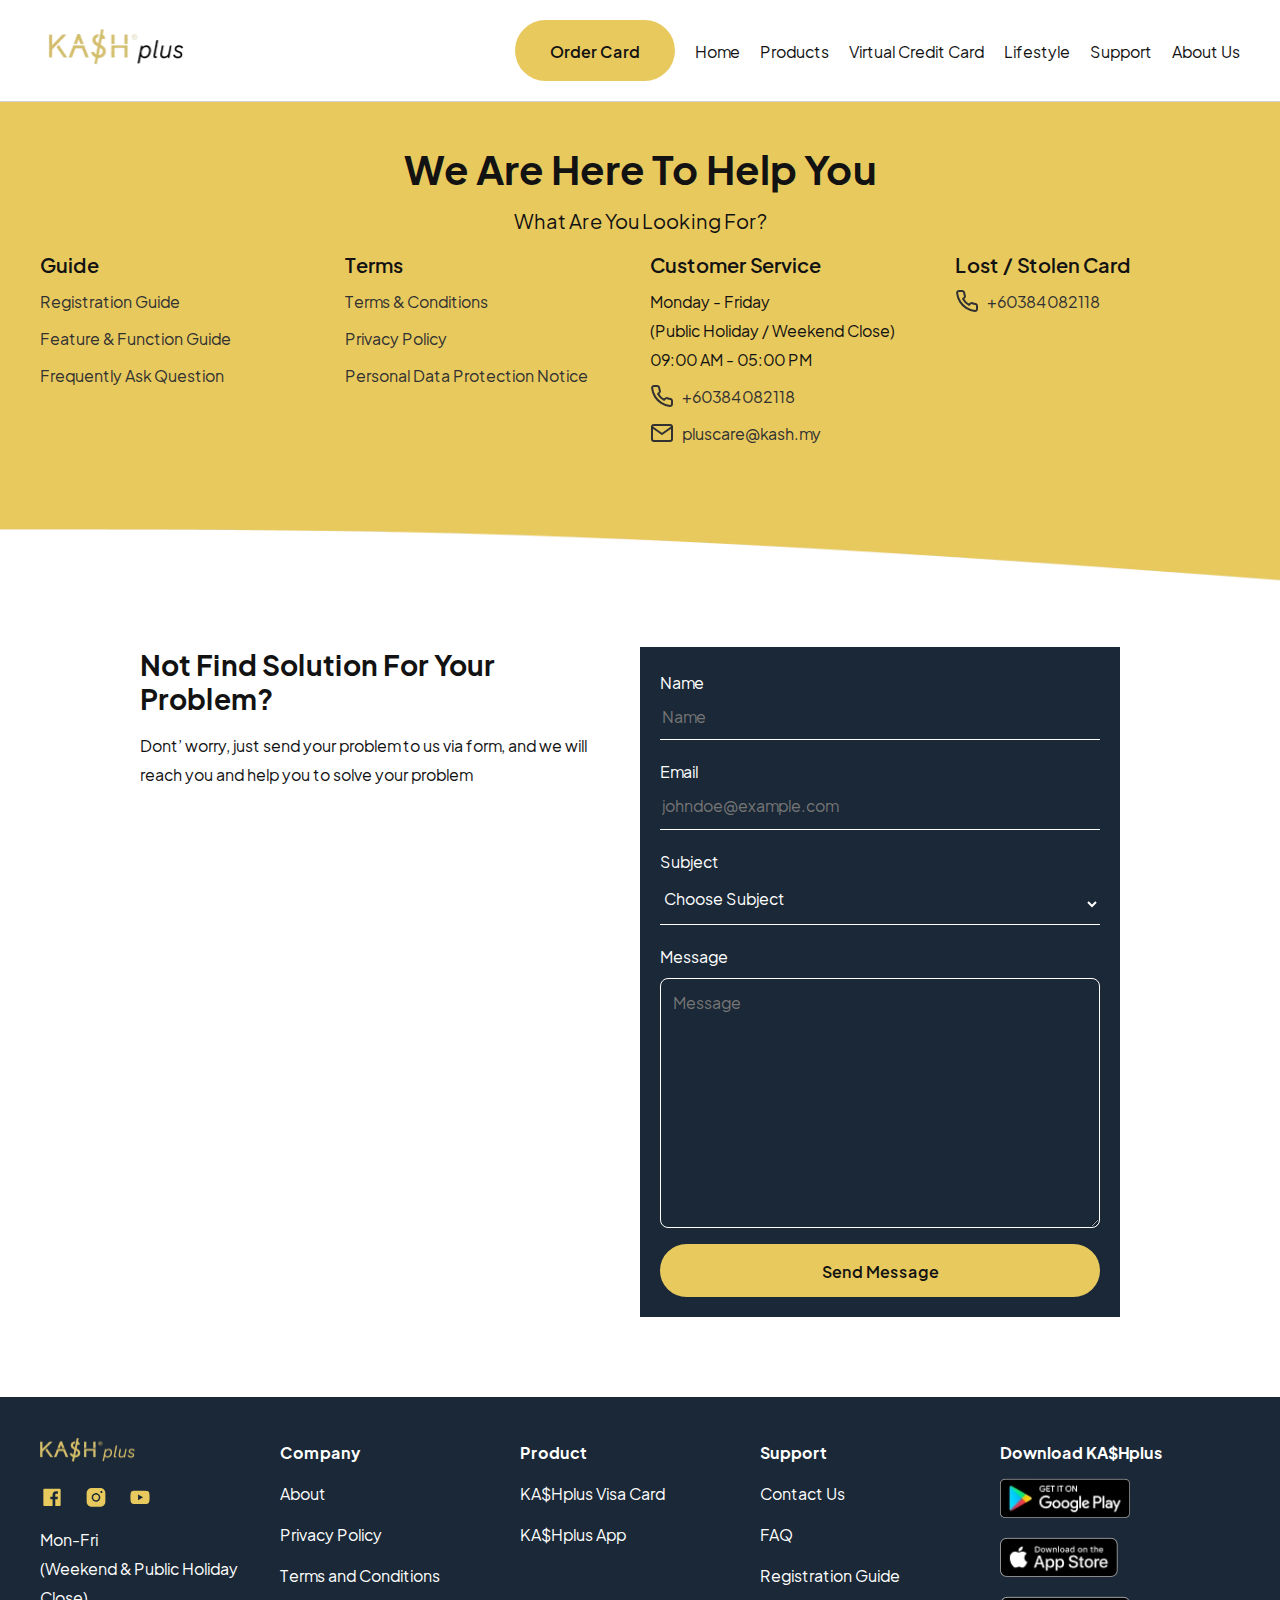
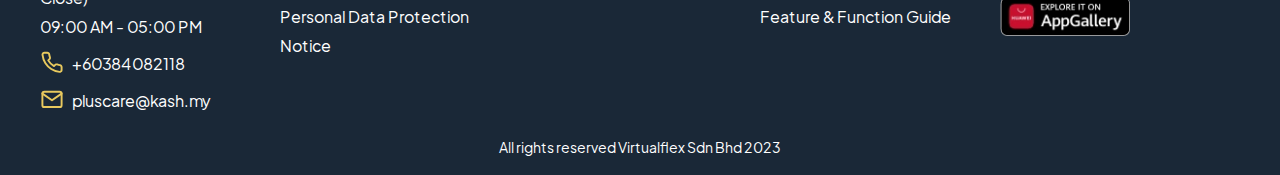
<file: contact-us.html>
<!DOCTYPE html>
<html lang="en">

<head>
    <meta charset="UTF-8">
    <meta http-equiv="X-UA-Compatible" content="IE=edge">
    <meta name="viewport" content="width=device-width, initial-scale=1.0">
    <meta name="description" content="Having problem when use KA$Hplus? Don't Worry we are here to help you. Get in touch with us if you having problem when using KA$Hplus">
    <meta name="theme-color" content="#E8C95E">
    <!-- Open Graph / Facebook -->
    <meta property="og:site_name" content="KA$Hplus Contact Us">
    <meta property="og:type" content="website">
    <meta property="og:url" content="https://main.kashplus.my/contact-us.html">
    <meta property="og:title" content="Contact Us - KA$Hplus">
    <meta property="og:description" content="Having problem when use KA$Hplus? Don't Worry we are here to help you. Get in touch with us if you having problem when using KA$Hplus">
    <meta property="og:image" content="https://main.kashplus.my/assets/images/kashplus-social.png">
    <!-- Twitter -->
    <meta property="twitter:card" content="summary_large_image">
    <meta property="twitter:url" content="https://main.kashplus.my/contact-us.html">
    <meta property="twitter:title" content="Contact Us - KA$Hplus">
    <meta property="twitter:description" content="Having problem when use KA$Hplus? Don't Worry we are here to help you. Get in touch with us if you having problem when using KA$Hplus">
    <meta property="twitter:image" content="https://main.kashplus.my/assets/images/kashplus-social.png">
    <title>Contact Us - KA$Hplus</title>
    <link rel="icon" type="image/png" sizes="32x32" href="../assets/images/favicon/apple-touch-icon.png">
    <link rel="icon" type="image/png" sizes="32x32" href="./assets/images/favicon/favicon-32x32.png">
    <link rel="icon" type="image/png" sizes="16x16" href="./assets/images/favicon/favicon-16x16.png">
    <link rel="manifest" href="./assets/images/favicon/site.webmanifest">
    <link rel="stylesheet" href="./assets/css/style.css">
    <style>
       .header .list .item{width:calc(25% - 15px)}.header{position:relative}.header::after{content:'';width:100%;height:100px;background:url('./assets/images/ornament-contact.webp') 0 0/cover no-repeat;display:block;position:absolute;left:0;right:0;bottom:-148px;transform:translateY(-50%)}.form{margin-top:160px}.form .caption,.form form{width:calc(50% - 20px)}select option{color:#121212}@media (max-width:992px){.form .caption,.form form{width:100%}.w-1000{padding-left:20px;padding-right:20px}}@media (min-width:768px) and (max-width:992px){.header .list .item{width:calc(50% - 10px)}}@media (max-width:767px){.header .list .item{width:100%}.form{margin-top:80px}}
    </style>
</head>

<body>
    <!-- START NAVBAR -->
    <nav class="flex items-center justify-between px-40 py-20">
        <a href="index.html">
            <img src="./assets/images/kashplus-logo.webp" alt="KA$Hplus Logo" width="150" height="42">
        </a>

        <ul class="flex flex-wrap items-center col-gap-20 row-gap-16">
            <li>
                <a href="https://weborder.kashplus.my/?channel_id=kashplus_web_header"
                    class="order-card inline-block px-16 py-16 bg-primary-main decoration-none text-neutral-100 font-600 rounded-80 text-center">Order
                    Card</a>
            </li>

            <li>
                <a href="index.html" class="decoration-none text-neutral-100">Home</a>
            </li>

            <li>
                <a href="product.html" class="decoration-none text-neutral-100">Products</a>
            </li>

            <li>
                <a href="virtual-credit-card.html" class="decoration-none text-neutral-100">Virtual Credit Card</a>
            </li>

            <li>
                <a href="lifestyle.html" class="decoration-none text-neutral-100">Lifestyle</a>
            </li>

            <li>
                <a href="contact-us.html" class="decoration-none text-neutral-100">Support</a>
            </li>

            <li>
                <a href="about-us.html" class="decoration-none text-neutral-100">About Us</a>
            </li>
        </ul>

        <button class="menu">
            <img src="./assets/images/icons/menu.svg" alt="Menu Icon" width="24" height="24">
        </button>
    </nav>
    <!-- END NAVBAR -->

    <!-- START HEADER -->
    <section class="header px-40 py-40 bg-primary-main">
        <h1 class="text-center font-700 text-4xl">We Are Here To Help You</h1>
        <p class="mt-16 text-center text-lg">What Are You Looking For?</p>

        <div class="list mt-16 flex flex-wrap col-gap-20 row-gap-16">
            <div class="item flex flex-col row-gap-8">
                <p class="text-lg font-600">Guide</p>

                <a href="guide.html#register" class="decoration-none text-neutral-90 hover-underline">Registration
                    Guide</a>
                <a href="guide.html#feature" class="decoration-none text-neutral-90 hover-underline">Feature & Function
                    Guide</a>
                <a href="faq.html" class="decoration-none text-neutral-90 hover-underline">Frequently Ask Question</a>

            </div>

            <div class="item flex flex-col row-gap-8">
                <p class="text-lg font-600">Terms</p>

                <a href="terms.html" class="decoration-none text-neutral-90 hover-underline">Terms & Conditions</a>
                <a href="privacy-policy.html" class="decoration-none text-neutral-90 hover-underline">Privacy Policy</a>
                <a href="./assets/files/PDPN-BNM.pdf" class="decoration-none text-neutral-90 hover-underline">Personal
                    Data Protection Notice</a>
            </div>

            <div class="item flex flex-col row-gap-8">
                <p class="text-lg font-600">Customer Service</p>

                <p>
                    Monday - Friday
                    <br />
                    (Public Holiday / Weekend Close)
                    <br />
                    09:00 AM - 05:00 PM
                </p>

                <div class="flex col-gap-8 items-center">
                    <img src="./assets/images/icons/phone-black.svg" alt="Icon" width="24" height="24">

                    <a href="tel:+60384082118" class="decoration-none text-neutral-90 hover-underline">+60384082118</a>
                </div>

                <div class="flex col-gap-8 items-center">
                    <img src="./assets/images/icons/email-black.svg" alt="Icon" width="24" height="24">

                    <a href="mailto:pluscare@kash.my"
                        class="decoration-none text-neutral-90 hover-underline">pluscare@kash.my</a>
                </div>
            </div>

            <div class="item flex flex-col row-gap-8">
                <p class="text-lg font-600">Lost / Stolen Card</p>


                <div class="flex col-gap-8 items-center">
                    <img src="./assets/images/icons/phone-black.svg" alt="Icon" width="24" height="24">

                    <a href="tel:+60384082118" class="decoration-none text-neutral-90 hover-underline">+60384082118</a>
                </div>
            </div>
        </div>
    </section>
    <!-- END HEADER -->

    <div class="mt-80 px-80">
        <section class="w-1000 form flex flex-wrap col-gap-20 row-gap-16">
            <div class="caption">
                <h2 class="text-2xl font-700">Not Find Solution For Your Problem?</h2>

                <p class="mt-16">Dont’ worry, just send your problem to us via form, and we will reach you and help you
                    to solve your problem</p>
            </div>

            <form action="" method="post" class="flex flex-col row-gap-16 bg-secondary-main px-20 py-20 text-neutral-10">
                <div>
                    <label for="name">Name</label>
                    <input type="text" id="name" placeholder="Name" class="text-neutral-10 text-base" required>
                </div>

                <div>
                    <label for="email">Email</label>
                    <input type="text" id="email" name="email" placeholder="johndoe@example.com"
                        class="text-neutral-10 text-base" required>
                </div>

                <div>
                    <label for="subject">Subject</label>
                    <select name="subject" id="subject" class="text-neutral-10 text-base" required>
                        <option value="">Choose Subject</option>
                        <option value="Account Enquiry">Account Enquiry</option>
                        <option value="Where is My KA$H Card">Where is My KA$H Card</option>
                        <option value="Fees">Fees</option>
                        <option value="Password">Password</option>
                        <option value="TAC">TAC</option>
                        <option value="Activation">Activation</option>
                        <option value="Top Up">Top Up</option>
                        <option value="KA$HBack">KA$HBack</option>
                        <option value="Lost Card">Lost Card</option>
                        <option value="Over Charged">Over Charged</option>
                        <option value="Termination">Termination</option>
                        <option value="Refund">Refund</option>
                        <option value="Withdrawal">Withdrawal</option>
                        <option value="Comments & Suggestion">Comments & Suggestion</option>
                        <option value="Others">Others</option>
                    </select>
                </div>

                <div>
                    <label for="message">Message</label>
                    <textarea name="message" id="message" cols="30" rows="10" placeholder="Message"
                        class="text-neutral-10 text-base" required></textarea>
                </div>

                <button type="submit"
                    class="bg-primary-main px-20 py-12 text-neutral-100 font-600 text-center rounded-80">Send
                    Message</button>
            </form>
        </section>
    </div>

    <!-- START FOOTER -->
    <footer class="mt-80 bg-secondary-main px-40 py-40 text-neutral-10">
        <div class="list flex flex-wrap col-gap-20 row-gap-16">
            <div class="item">
                <a href="index.html">
                    <img src="./assets/images/logo-gold.webp" alt="KA$Hplus Logo" width="95" height="25">
                </a>

                <div class="mt-16 flex col-gap-20">
                    <a href="https://www.facebook.com/kashplusmyofficial" aria-label="Facebook">
                        <img src="./assets/images/icons/facebook-gold.svg" alt="Facebook" width="24" height="24">
                    </a>

                    <a href="https://www.instagram.com/kashplus.my/" aria-label="Instagram">
                        <img src="./assets/images/icons/ig-gold.svg" alt="Instagram" width="24" height="24">
                    </a>

                    <a href="https://www.youtube.com/channel/UC6cmbsnDnoXpuXkqfDrKEjg" aria-label="Youtube">
                        <img src="./assets/images/icons/youtube-gold.svg" alt="Youtube" width="24" height="24">
                    </a>
                </div>

                <p class="mt-8">
                    Mon-Fri
                    <br />
                    (Weekend & Public Holiday Close)
                    <br />
                    09:00 AM - 05:00 PM
                </p>
                <div class="flex items-center col-gap-8 mt-8">
                    <img src="./assets/images/icons/phone-icon.svg" alt="Phone" width="24" height="24">

                    <a href="tel:+60384082118" class="decoration-none text-neutral-10">+60384082118</a>
                </div>

                <div class="flex items-center col-gap-8 mt-8">
                    <img src="./assets/images/icons/email.svg" alt="Phone" width="24" height="24">

                    <a href="mailto:pluscare@kash.my" class="decoration-none text-neutral-10">pluscare@kash.my</a>
                </div>

            </div>

            <div class="item">
                <p class="font-700">Company</p>

                <div class="mt-12 flex flex-col row-gap-12">
                    <a href="about-us.html">About</a>
                    <a href="privacy-policy.html">Privacy Policy</a>
                    <a href="terms.html">Terms and Conditions</a>
                    <a href="./assets/files/PDPN-BNM.pdf">Personal Data Protection Notice</a>
                </div>
            </div>

            <div class="item">
                <p class="font-700">Product</p>

                <div class="mt-12 flex flex-col row-gap-12">
                    <a href="product.html#card">KA$Hplus Visa Card</a>
                    <a href="product.html#app">KA$Hplus App</a>
                </div>
            </div>

            <div class="item">
                <p class="font-700">Support</p>

                <div class="mt-12 flex flex-col row-gap-12">
                    <a href="contact-us.html">Contact Us</a>
                    <a href="faq.html">FAQ</a>
                    <a href="guide.html#register">Registration Guide</a>
                    <a href="guide.html#feature">Feature & Function Guide</a>
                </div>
            </div>

            <div class="item">
                <p class="font-700">Download KA$Hplus</p>

                <div class="mt-12 flex flex-col row-gap-12">
                    <a href="https://play.google.com/store/apps/details?id=com.fasspay.biz.wallet.vfsb&hl=en_US&gl=US">
                        <img src="./assets/images/play-store.webp" alt="Google Play Store" width="130" height="40">
                    </a>

                    <a href="https://apps.apple.com/us/app/kashplus/id1591333903">
                        <img src="./assets/images/app-store.webp" alt="Apple App Store" width="118" height="40">
                    </a>

                    <a href="https://appgallery.huawei.com/app/C105993177">
                        <img src="./assets/images/huawei.webp" alt="Huawei" width="130" height="40">
                    </a>
                </div>
            </div>
        </div>

        <p class="text-sm text-center mt-20">All rights reserved Virtualflex Sdn Bhd 2023</p>
    </footer>
    <!-- END FOOTER -->

    <script>
        // SHOW HIDE MENU
        document.querySelector('.menu').addEventListener('click', function () {
            let navMenu = document.querySelector('nav ul');

            navMenu.classList.contains('show') ? navMenu.classList.remove('show') : navMenu.classList.add('show');
        });
    </script>

    <!-- Hotjar Tracking Code for kashplus -->
    <script>
        (function (h, o, t, j, a, r) {
            h.hj = h.hj || function () { (h.hj.q = h.hj.q || []).push(arguments) };
            h._hjSettings = { hjid: 3472503, hjsv: 6 };
            a = o.getElementsByTagName('head')[0];
            r = o.createElement('script'); r.async = 1;
            r.src = t + h._hjSettings.hjid + j + h._hjSettings.hjsv;
            a.appendChild(r);
        })(window, document, 'https://static.hotjar.com/c/hotjar-', '.js?sv=');
    </script>
</body>

</html>
</file>
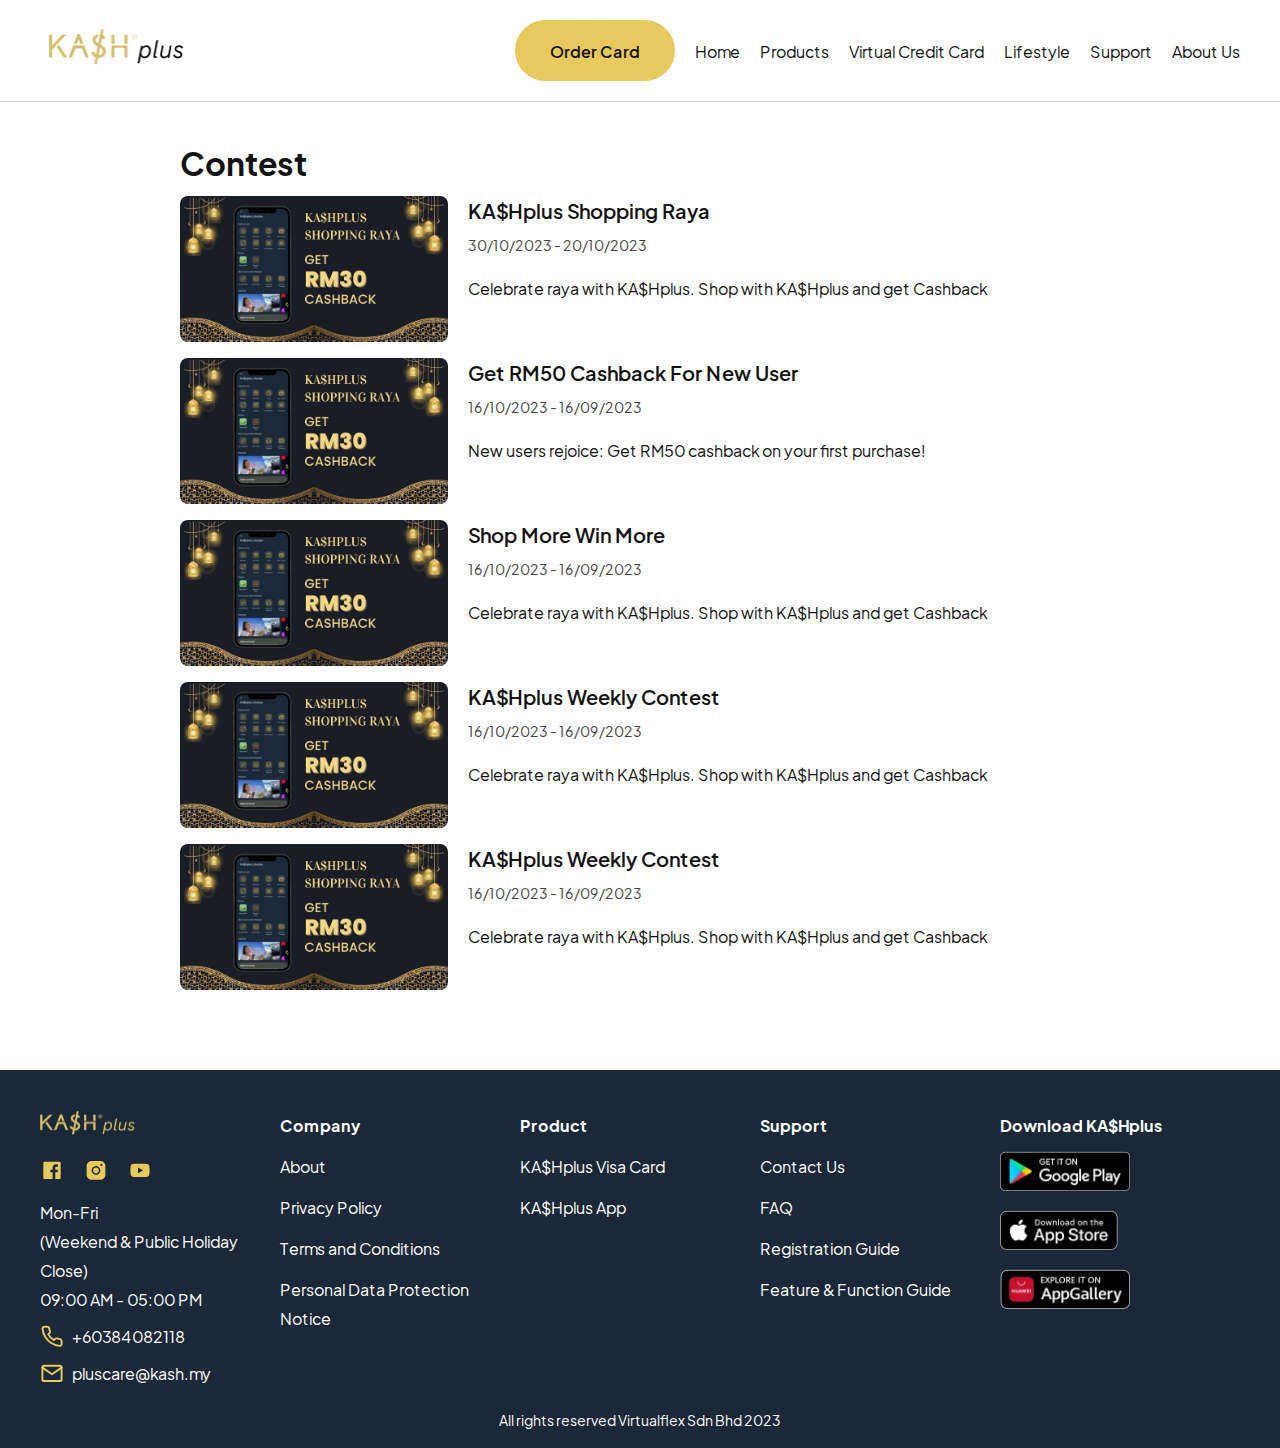
<file: contest.html>
<!DOCTYPE html>
<html lang="en">

<head>
    <meta charset="UTF-8">
    <meta http-equiv="X-UA-Compatible" content="IE=edge">
    <meta name="viewport" content="width=device-width, initial-scale=1.0">
    <meta name="description"
        content="KA$Hplus Contest. Join and Win. Get many exciting prizes when join KA$Hplus contest. Join, do the quest, and win the prize. Invite your friends to join to be more exciting">
    <meta name="theme-color" content="#E8C95E">
    <meta property="og:title" content="KA$Hplus Contest">
    <meta property="og:type" content="website">
    <meta property="og:description" content="KA$Hplus Contest. Join and Win. Get many exciting prizes when join KA$Hplus contest. Join, do the quest, and win the prize. Invite your friends to join to be more exciting">
    <meta property="og:image:url" content="https://main.kashplus.my/assets/images/kashplus-social.png">
    <meta property="og:image:width" content="400">
    <meta property="og:image:height" content="300">
    <meta property="og:image:alt" content="KA$Hplus Contest">
    <title>KA$Hplus Contest</title>
    <link rel="apple-touch-icon" sizes="57x57" href="./assets/images/favicon/apple-icon-57x57.png">
    <link rel="apple-touch-icon" sizes="60x60" href="./assets/images/favicon/apple-icon-60x60.png">
    <link rel="apple-touch-icon" sizes="72x72" href="./assets/images/favicon/apple-icon-72x72.png">
    <link rel="apple-touch-icon" sizes="76x76" href="./assets/images/favicon/apple-icon-76x76.png">
    <link rel="apple-touch-icon" sizes="114x114" href="./assets/images/favicon/apple-icon-114x114.png">
    <link rel="apple-touch-icon" sizes="120x120" href="./assets/images/favicon/apple-icon-120x120.png">
    <link rel="apple-touch-icon" sizes="144x144" href="./assets/images/favicon/apple-icon-144x144.png">
    <link rel="apple-touch-icon" sizes="152x152" href="./assets/images/favicon/apple-icon-152x152.png">
    <link rel="apple-touch-icon" sizes="180x180" href="./assets/images/favicon/apple-icon-180x180.png">
    <link rel="icon" type="image/png" sizes="192x192"  href="./assets/images/favicon/android-icon-192x192.png">
    <link rel="icon" type="image/png" sizes="32x32" href="./assets/images/favicon/favicon-32x32.png">
    <link rel="icon" type="image/png" sizes="96x96" href="./assets/images/favicon/favicon-96x96.png">
    <link rel="icon" type="image/png" sizes="16x16" href="./assets/images/favicon/favicon-16x16.png">
    <link rel="manifest" href="/manifest.json">
    <meta name="msapplication-TileColor" content="#ffffff">
    <meta name="msapplication-TileImage" content="/ms-icon-144x144.png">
    <link rel="stylesheet" href="./assets/css/style.css">
    <style>
        .content .image{display:block;width:268px;height:146px}.content a img{width:100%;height:100%}.content .caption{width:calc(100% - 288px)}.row-gap-8{row-gap:8px}@media (max-width:767px){p.mt-16{margin-top:8px}.content .caption,.content .image{width:100%}}
    </style>
</head>

<body>
    <!-- START NAVBAR -->
    <nav class="flex items-center justify-between px-40 py-20">
        <a href="index.html">
            <img src="./assets/images/kashplus-logo.webp" alt="KA$Hplus Logo" width="150" height="42">
        </a>

        <ul class="flex flex-wrap items-center col-gap-20 row-gap-16">
            <li>
                <a href="https://weborder.kashplus.my/?channel_id=kashplus_web_header"
                    class="order-card inline-block px-16 py-16 bg-primary-main decoration-none text-neutral-100 font-600 rounded-80 text-center">Order
                    Card</a>
            </li>

            <li>
                <a href="index.html" class="decoration-none text-neutral-100">Home</a>
            </li>

            <li>
                <a href="product.html" class="decoration-none text-neutral-100">Products</a>
            </li>

            <li>
                <a href="virtual-credit-card.html" class="decoration-none text-neutral-100">Virtual Credit Card</a>
            </li>

            <li>
                <a href="lifestyle.html" class="decoration-none text-neutral-100">Lifestyle</a>
            </li>

            <li>
                <a href="contact-us.html" class="decoration-none text-neutral-100">Support</a>
            </li>

            <li>
                <a href="about-us.html" class="decoration-none text-neutral-100">About Us</a>
            </li>
        </ul>

        <button class="menu">
            <img src="./assets/images/icons/menu.svg" alt="Menu Icon" width="24" height="24">
        </button>
    </nav>
    <!-- END NAVBAR -->

    <!-- START CONTENT -->
    <div class="content w-1000 mx-auto mt-40 px-40">
        <h1 class="text-3xl font-700">Contest</h1>

        <div class="mt-16 flex flex-col row-gap-16">
            <div class="flex flex-wrap col-gap-20 row-gap-8">
                <a href="detail-contest.html" class="image block rounded-8">
                    <img src="./assets/images/contest.webp" alt="KA$Hplus Shopping Raya" width="268" height="146" class="rounded-8">
                </a>

                <div class="caption">
                    <h2 class="text-lg">
                        <a href="detail-contest.html" class="text-neutral-100 decoration-none font-600">KA$Hplus Shopping Raya </a>
                    </h2>

                    <p class="mt-8 text-sm text-neutral-80">30/10/2023 - 20/10/2023</p>

                    <p class="mt-16">
                        Celebrate raya with KA$Hplus. Shop with KA$Hplus and get Cashback
                    </p>
                </div>
            </div>

            <div class="flex flex-wrap col-gap-20 row-gap-8">
                <a href="detail-contest.html" class="image block rounded-8">
                    <img src="./assets/images/contest.webp" alt="KA$Hplus Shopping Raya" width="268" height="146" class="rounded-8">
                </a>

                <div class="caption">
                    <h2 class="text-lg">
                        <a href="detail-contest.html" class="text-neutral-100 decoration-none font-600">Get RM50 Cashback For New User</a>
                    </h2>

                    <p class="mt-8 text-sm text-neutral-80">16/10/2023 - 16/09/2023 </p>

                    <p class="mt-16">
                        New users rejoice: Get RM50 cashback on your first purchase!
                    </p>
                </div>
            </div>

            <div class="flex flex-wrap col-gap-20 row-gap-8">
                <a href="detail-contest.html" class="image block rounded-8">
                    <img src="./assets/images/contest.webp" alt="KA$Hplus Shopping Raya" width="268" height="146" class="rounded-8">
                </a>

                <div class="caption">
                    <h2 class="text-lg">
                        <a href="detail-contest.html" class="text-neutral-100 decoration-none font-600">Shop More Win More</a>
                    </h2>

                    <p class="mt-8 text-sm text-neutral-80">16/10/2023 - 16/09/2023 </p>

                    <p class="mt-16">
                        Celebrate raya with KA$Hplus. Shop with KA$Hplus and get Cashback
                    </p>
                </div>
            </div>

            <div class="flex flex-wrap col-gap-20 row-gap-8">
                <a href="detail-contest.html" class="image block rounded-8">
                    <img src="./assets/images/contest.webp" alt="KA$Hplus Shopping Raya" width="268" height="146" class="rounded-8">
                </a>

                <div class="caption">
                    <h2 class="text-lg">
                        <a href="detail-contest.html" class="text-neutral-100 decoration-none font-600">KA$Hplus Weekly Contest</a>
                    </h2>

                    <p class="mt-8 text-sm text-neutral-80">16/10/2023 - 16/09/2023 </p>

                    <p class="mt-16">
                        Celebrate raya with KA$Hplus. Shop with KA$Hplus and get Cashback
                    </p>
                </div>
            </div>

            <div class="flex flex-wrap col-gap-20 row-gap-8">
                <a href="detail-contest.html" class="image block rounded-8">
                    <img src="./assets/images/contest.webp" alt="KA$Hplus Shopping Raya" width="268" height="146" class="rounded-8">
                </a>

                <div class="caption">
                    <h2 class="text-lg">
                        <a href="detail-contest.html" class="text-neutral-100 decoration-none font-600">KA$Hplus Weekly Contest</a>
                    </h2>

                    <p class="mt-8 text-sm text-neutral-80">16/10/2023 - 16/09/2023 </p>

                    <p class="mt-16">
                        Celebrate raya with KA$Hplus. Shop with KA$Hplus and get Cashback
                    </p>
                </div>
            </div>
        </div>
    </div>
    <!-- END CONTENT -->

    <!-- START FOOTER -->
    <footer class="mt-80 bg-secondary-main px-40 py-40 text-neutral-10">
        <div class="list flex flex-wrap col-gap-20 row-gap-16">
            <div class="item">
                <a href="index.html">
                    <img src="./assets/images/logo-gold.webp" alt="KA$Hplus Logo" width="95" height="25">
                </a>

                <div class="mt-16 flex col-gap-20">
                    <a href="https://www.facebook.com/kashplusmyofficial" aria-label="Facebook">
                        <img src="./assets/images/icons/facebook-gold.svg" alt="Facebook" width="24" height="24">
                    </a>

                    <a href="https://www.instagram.com/kashplus.my/" aria-label="Instagram">
                        <img src="./assets/images/icons/ig-gold.svg" alt="Instagram" width="24" height="24">
                    </a>

                    <a href="https://www.youtube.com/channel/UC6cmbsnDnoXpuXkqfDrKEjg" aria-label="Youtube">
                        <img src="./assets/images/icons/youtube-gold.svg" alt="Youtube" width="24" height="24">
                    </a>
                </div>

                <p class="mt-8">
                    Mon-Fri
                    <br />
                    (Weekend & Public Holiday Close)
                    <br />
                    09:00 AM - 05:00 PM
                </p>
                <div class="flex items-center col-gap-8 mt-8">
                    <img src="./assets/images/icons/phone-icon.svg" alt="Phone" width="24" height="24">

                    <a href="tel:+60384082118" class="decoration-none text-neutral-10">+60384082118</a>
                </div>

                <div class="flex items-center col-gap-8 mt-8">
                    <img src="./assets/images/icons/email.svg" alt="Phone" width="24" height="24">

                    <a href="mailto:pluscare@kash.my" class="decoration-none text-neutral-10">pluscare@kash.my</a>
                </div>

            </div>

            <div class="item">
                <p class="font-700">Company</p>

                <div class="mt-12 flex flex-col row-gap-12">
                    <a href="about-us.html">About</a>
                    <a href="privacy-policy.html">Privacy Policy</a>
                    <a href="terms.html">Terms and Conditions</a>
                    <a href="./assets/files/PDPN-BNM.pdf">Personal Data Protection Notice</a>
                </div>
            </div>

            <div class="item">
                <p class="font-700">Product</p>

                <div class="mt-12 flex flex-col row-gap-12">
                    <a href="product.html#card">KA$Hplus Visa Card</a>
                    <a href="product.html#app">KA$Hplus App</a>
                </div>
            </div>

            <div class="item">
                <p class="font-700">Support</p>

                <div class="mt-12 flex flex-col row-gap-12">
                    <a href="contact-us.html">Contact Us</a>
                    <a href="faq.html">FAQ</a>
                    <a href="guide.html#register">Registration Guide</a>
                    <a href="guide.html#feature">Feature & Function Guide</a>
                </div>
            </div>

            <div class="item">
                <p class="font-700">Download KA$Hplus</p>

                <div class="mt-12 flex flex-col row-gap-12">
                    <a href="https://play.google.com/store/apps/details?id=com.fasspay.biz.wallet.vfsb&hl=en_US&gl=US">
                        <img src="./assets/images/play-store.webp" alt="Google Play Store" width="130" height="40">
                    </a>

                    <a href="https://apps.apple.com/us/app/kashplus/id1591333903">
                        <img src="./assets/images/app-store.webp" alt="Apple App Store" width="118" height="40">
                    </a>

                    <a href="https://appgallery.huawei.com/app/C105993177">
                        <img src="./assets/images/huawei.webp" alt="Huawei" width="130" height="40">
                    </a>
                </div>
            </div>
        </div>

        <p class="text-sm text-center mt-20">All rights reserved Virtualflex Sdn Bhd 2023</p>
    </footer>
    <!-- END FOOTER -->

    <script>
        // SHOW HIDE MENU
        document.querySelector('.menu').addEventListener('click', function () {
            let navMenu = document.querySelector('nav ul');

            navMenu.classList.contains('show') ? navMenu.classList.remove('show') : navMenu.classList.add('show');
        });
    </script>

    <!-- Hotjar Tracking Code for kashplus -->
    <script>
        (function (h, o, t, j, a, r) {
            h.hj = h.hj || function () { (h.hj.q = h.hj.q || []).push(arguments) };
            h._hjSettings = { hjid: 3472503, hjsv: 6 };
            a = o.getElementsByTagName('head')[0];
            r = o.createElement('script'); r.async = 1;
            r.src = t + h._hjSettings.hjid + j + h._hjSettings.hjsv;
            a.appendChild(r);
        })(window, document, 'https://static.hotjar.com/c/hotjar-', '.js?sv=');
    </script>
</body>

</html>
</file>
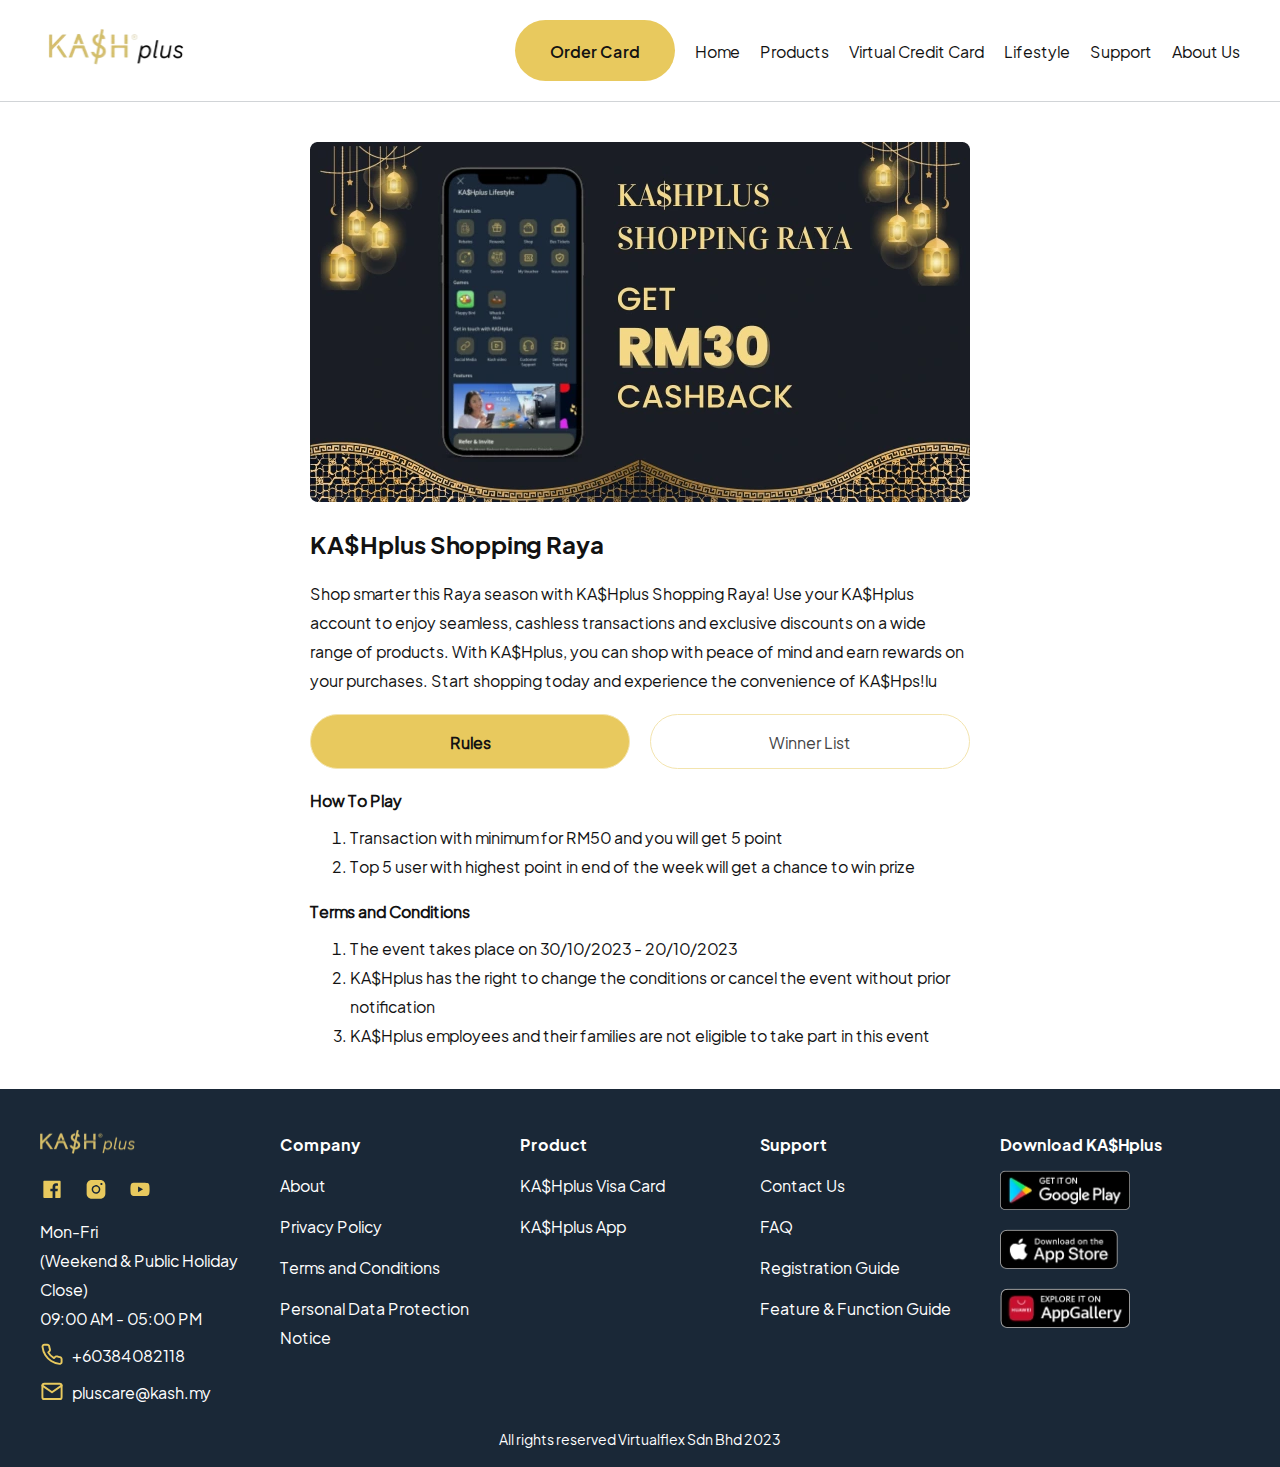
<file: detail-contest.html>
<!DOCTYPE html>
<html lang="en">

<head>
    <meta charset="UTF-8">
    <meta http-equiv="X-UA-Compatible" content="IE=edge">
    <meta name="viewport" content="width=device-width, initial-scale=1.0">
    <title>KA$Hplus Shopping Raya - KA$Hplus Contest</title>
    <meta name="description"
        content="Shop smarter this Raya season with KA$Hplus Shopping Raya! Use your KA$Hplus account to enjoy seamless, cashless transactions and exclusive discounts on a wide range of products.">
    <meta name="theme-color" content="#E8C95E">
    <meta property="og:title" content="KA$Hplus Shopping Raya Contest">
    <meta property="og:type" content="website">
    <meta property="og:description" content="Shop smarter this Raya season with KA$Hplus Shopping Raya! Use your KA$Hplus account to enjoy seamless, cashless transactions and exclusive discounts on a wide range of products.">
    <meta property="og:image:url" content="/assets/images/kashplus-social.png">
    <meta property="og:image:width" content="400">
    <meta property="og:image:height" content="300">
    <meta property="og:image:alt" content="KA$Hplus Shopping Raya Contest">
    <link rel="apple-touch-icon" sizes="57x57" href="./assets/images/favicon/apple-icon-57x57.png">
    <link rel="apple-touch-icon" sizes="60x60" href="./assets/images/favicon/apple-icon-60x60.png">
    <link rel="apple-touch-icon" sizes="72x72" href="./assets/images/favicon/apple-icon-72x72.png">
    <link rel="apple-touch-icon" sizes="76x76" href="./assets/images/favicon/apple-icon-76x76.png">
    <link rel="apple-touch-icon" sizes="114x114" href="./assets/images/favicon/apple-icon-114x114.png">
    <link rel="apple-touch-icon" sizes="120x120" href="./assets/images/favicon/apple-icon-120x120.png">
    <link rel="apple-touch-icon" sizes="144x144" href="./assets/images/favicon/apple-icon-144x144.png">
    <link rel="apple-touch-icon" sizes="152x152" href="./assets/images/favicon/apple-icon-152x152.png">
    <link rel="apple-touch-icon" sizes="180x180" href="./assets/images/favicon/apple-icon-180x180.png">
    <link rel="icon" type="image/png" sizes="192x192"  href="./assets/images/favicon/android-icon-192x192.png">
    <link rel="icon" type="image/png" sizes="32x32" href="./assets/images/favicon/favicon-32x32.png">
    <link rel="icon" type="image/png" sizes="96x96" href="./assets/images/favicon/favicon-96x96.png">
    <link rel="icon" type="image/png" sizes="16x16" href="./assets/images/favicon/favicon-16x16.png">
    <link rel="manifest" href="/manifest.json">
    <meta name="msapplication-TileColor" content="#ffffff">
    <meta name="msapplication-TileImage" content="/ms-icon-144x144.png">
    <link rel="stylesheet" href="./assets/css/style.css">
    <style>
        .w-660{width:660px;margin-left:auto;margin-right:auto}.tab-button button{width:calc(50% - 20px);text-align:center;border:1px solid #f3e4ae}.tab-button button.active{background:#e8c95e;font-weight:600;color:#121212}table tbody tr:nth-child(odd){background:#faf4df}table tbody tr:nth-child(2n),table thead tr{background:#e8c95e}table thead tr{text-align:left}@media (max-width:767px){.w-660{width:100%;padding-left:20px;padding-right:20px}.container img{width:100%;height:auto}}
    </style>
</head>

<body>
    <!-- START NAVBAR -->
    <nav class="flex items-center justify-between px-40 py-20">
        <a href="index.html">
            <img src="./assets/images/kashplus-logo.webp" alt="KA$Hplus Logo" width="150" height="42">
        </a>

        <ul class="flex flex-wrap items-center col-gap-20 row-gap-16">
            <li>
                <a href="https://weborder.kashplus.my/?channel_id=kashplus_web_header"
                    class="order-card inline-block px-16 py-16 bg-primary-main decoration-none text-neutral-100 font-600 rounded-80 text-center">Order
                    Card</a>
            </li>

            <li>
                <a href="index.html" class="decoration-none text-neutral-100">Home</a>
            </li>

            <li>
                <a href="product.html" class="decoration-none text-neutral-100">Products</a>
            </li>

            <li>
                <a href="virtual-credit-card.html" class="decoration-none text-neutral-100">Virtual Credit Card</a>
            </li>

            <li>
                <a href="lifestyle.html" class="decoration-none text-neutral-100">Lifestyle</a>
            </li>

            <li>
                <a href="contact-us.html" class="decoration-none text-neutral-100">Support</a>
            </li>

            <li>
                <a href="about-us.html" class="decoration-none text-neutral-100">About Us</a>
            </li>
        </ul>

        <button class="menu">
            <img src="./assets/images/icons/menu.svg" alt="Menu Icon" width="24" height="24">
        </button>
    </nav>
    <!-- END NAVBAR -->

    <!-- START CONTENT -->
    <div class="container w-660 mt-40">
        <img src="./assets/images/contest.webp" alt="KA$Hplus Shopping Raya" width="660" height="360">

        <h2 class="text-xl font-700 mt-20">KA$Hplus Shopping Raya</h2>

        <p class="mt-20">Shop smarter this Raya season with KA$Hplus Shopping Raya! Use your KA$Hplus account to enjoy seamless, cashless transactions and exclusive discounts on a wide range of products. With KA$Hplus, you can shop with peace of mind and earn rewards on your purchases. Start shopping today and experience the convenience of KA$Hps!lu</p>

        <div class="tab-button mt-20 flex col-gap-20">
            <button id="rules" class="active rounded-80 px-20 py-12 text-neutral-80">Rules</button>

            <button id="winner-list" class="rounded-80 px-20 py-12 text-neutral-80">Winner List</button>
        </div>

        <div class="tab-content mt-16">
            <div id="rules-content" class="content">
                <p><b>How To Play</b></p>
                <ol class="mt-8">
                    <li>Transaction with minimum for RM50 and you will get 5 point</li>

                    <li>Top 5 user with highest point in end of the week will get a chance to win prize</li>
                </ol>

                <p><b>Terms and Conditions</b></p>
                <ol class="mt-8">
                    <li>The event takes place on 30/10/2023 - 20/10/2023</li>

                    <li>KA$Hplus has the right to change the conditions or cancel the event without prior notification </li>

                    <li>KA$Hplus employees and their families are not eligible to take part in this event</li>
                </ol>
            </div>

            <div id="winner-list-content" class="content hidden">
                <div>
                    <p><b>10/10/2023 - 01/10/2023 Period</b></p>

                    <table class="mt-16">
                        <thead>
                            <tr>
                                <th>No</th>
                                <th>Name</th>
                                <th>Account ID</th>
                            </tr>
                        </thead>

                        <tbody>
                            <tr>
                                <td>1</td>
                                <td>Muhammad Arief Nugraha</td>
                                <td>246810135</td>
                            </tr>

                            <tr>
                                <td>2</td>
                                <td>Lim Chee Wei</td>
                                <td>987654321</td>
                            </tr>

                            <tr>
                                <td>3</td>
                                <td>Ahmad bin Hassan</td>
                                <td>202250789</td>
                            </tr>

                            <tr>
                                <td>4</td>
                                <td>Siti Aminah Mohd Yusof</td>
                                <td>456123789</td>
                            </tr>

                            <tr>
                                <td>5</td>
                                <td>Wong Kok Wai</td>
                                <td>112233445</td>
                            </tr>
                        </tbody>
                    </table>
                </div>

                <div class="mt-16">
                    <p><b>09/10/2023 - 30/09/2023 Periodod</b></p>

                    <table class="mt-16">
                        <thead>
                            <tr>
                                <th>No</th>
                                <th>Name</th>
                                <th>Account ID</th>
                            </tr>
                        </thead>

                        <tbody>
                            <tr>
                                <td>1</td>
                                <td>Lee Siew Meiei</td>
                                <td>9876543210</td>
                            </tr>

                            <tr>
                                <td>2</td>
                                <td>Mohd Zaki bin Abdullah</td>
                                <td>543210987</td>
                            </tr>

                            <tr>
                                <td>3</td>
                                <td>Nurul Ain Mohd Shah</td>
                                <td>678912345</td>
                            </tr>

                            <tr>
                                <td>4</td>
                                <td>Tan Eng Huat</td>
                                <td>111222333</td>
                            </tr>

                            <tr>
                                <td>5</td>
                                <td>Liew Kah Meng</td>
                                <td>246810135</td>
                            </tr>
                        </tbody>
                    </table>
                </div>
            </div>
        </div>
    </div>
    <!-- END CONTENT -->

    <!-- START FOOTER -->
    <footer class="mt-40 bg-secondary-main px-40 py-40 text-neutral-10">
        <div class="list flex flex-wrap col-gap-20 row-gap-16">
            <div class="item">
                <a href="index.html">
                    <img src="./assets/images/logo-gold.webp" alt="KA$Hplus Logo" width="95" height="25">
                </a>

                <div class="mt-16 flex col-gap-20">
                    <a href="https://www.facebook.com/kashplusmyofficial" aria-label="Facebook">
                        <img src="./assets/images/icons/facebook-gold.svg" alt="Facebook" width="24" height="24">
                    </a>

                    <a href="https://www.instagram.com/kashplus.my/" aria-label="Instagram">
                        <img src="./assets/images/icons/ig-gold.svg" alt="Instagram" width="24" height="24">
                    </a>

                    <a href="https://www.youtube.com/channel/UC6cmbsnDnoXpuXkqfDrKEjg" aria-label="Youtube">
                        <img src="./assets/images/icons/youtube-gold.svg" alt="Youtube" width="24" height="24">
                    </a>
                </div>

                <p class="mt-8">
                    Mon-Fri
                    <br />
                    (Weekend & Public Holiday Close)
                    <br />
                    09:00 AM - 05:00 PM
                </p>
                <div class="flex items-center col-gap-8 mt-8">
                    <img src="./assets/images/icons/phone-icon.svg" alt="Phone" width="24" height="24">

                    <a href="tel:+60384082118" class="decoration-none text-neutral-10">+60384082118</a>
                </div>

                <div class="flex items-center col-gap-8 mt-8">
                    <img src="./assets/images/icons/email.svg" alt="Phone" width="24" height="24">

                    <a href="mailto:pluscare@kash.my" class="decoration-none text-neutral-10">pluscare@kash.my</a>
                </div>

            </div>

            <div class="item">
                <p class="font-700">Company</p>

                <div class="mt-12 flex flex-col row-gap-12">
                    <a href="about-us.html">About</a>
                    <a href="privacy-policy.html">Privacy Policy</a>
                    <a href="terms.html">Terms and Conditions</a>
                    <a href="./assets/files/PDPN-BNM.pdf">Personal Data Protection Notice</a>
                </div>
            </div>

            <div class="item">
                <p class="font-700">Product</p>

                <div class="mt-12 flex flex-col row-gap-12">
                    <a href="product.html#card">KA$Hplus Visa Card</a>
                    <a href="product.html#app">KA$Hplus App</a>
                </div>
            </div>

            <div class="item">
                <p class="font-700">Support</p>

                <div class="mt-12 flex flex-col row-gap-12">
                    <a href="contact-us.html">Contact Us</a>
                    <a href="faq.html">FAQ</a>
                    <a href="guide.html#register">Registration Guide</a>
                    <a href="guide.html#feature">Feature & Function Guide</a>
                </div>
            </div>

            <div class="item">
                <p class="font-700">Download KA$Hplus</p>

                <div class="mt-12 flex flex-col row-gap-12">
                    <a href="https://play.google.com/store/apps/details?id=com.fasspay.biz.wallet.vfsb&hl=en_US&gl=US">
                        <img src="./assets/images/play-store.webp" alt="Google Play Store" width="130" height="40">
                    </a>

                    <a href="https://apps.apple.com/us/app/kashplus/id1591333903">
                        <img src="./assets/images/app-store.webp" alt="Apple App Store" width="118" height="40">
                    </a>

                    <a href="https://appgallery.huawei.com/app/C105993177">
                        <img src="./assets/images/huawei.webp" alt="Huawei" width="130" height="40">
                    </a>
                </div>
            </div>
        </div>

        <p class="text-sm text-center mt-20">All rights reserved Virtualflex Sdn Bhd 2023</p>
    </footer>
    <!-- END FOOTER -->

    <script>
        // SHOW HIDE MENU
        document.querySelector('.menu').addEventListener('click', function () {
            let navMenu = document.querySelector('nav ul');

            navMenu.classList.contains('show') ? navMenu.classList.remove('show') : navMenu.classList.add('show');
        });

        // HANDLE TAB WINNER AND RULES
        let buttonTab = document.querySelectorAll('.tab-button button');
        let tabContent = document.querySelectorAll('.tab-content .content');

        buttonTab.forEach(el => {
            el.addEventListener('click', function() {
                let id = el.getAttribute('id');
                buttonTab.forEach(element => element.classList.remove('active'));

                el.classList.add('active');

                tabContent.forEach(content => content.classList.add('hidden'));

                document.getElementById(`${id}-content`).classList.remove('hidden');
            }) 
        })
    </script>

    <!-- Hotjar Tracking Code for kashplus -->
    <script>
        (function (h, o, t, j, a, r) {
            h.hj = h.hj || function () { (h.hj.q = h.hj.q || []).push(arguments) };
            h._hjSettings = { hjid: 3472503, hjsv: 6 };
            a = o.getElementsByTagName('head')[0];
            r = o.createElement('script'); r.async = 1;
            r.src = t + h._hjSettings.hjid + j + h._hjSettings.hjsv;
            a.appendChild(r);
        })(window, document, 'https://static.hotjar.com/c/hotjar-', '.js?sv=');
    </script>
</body>

</html>
</file>
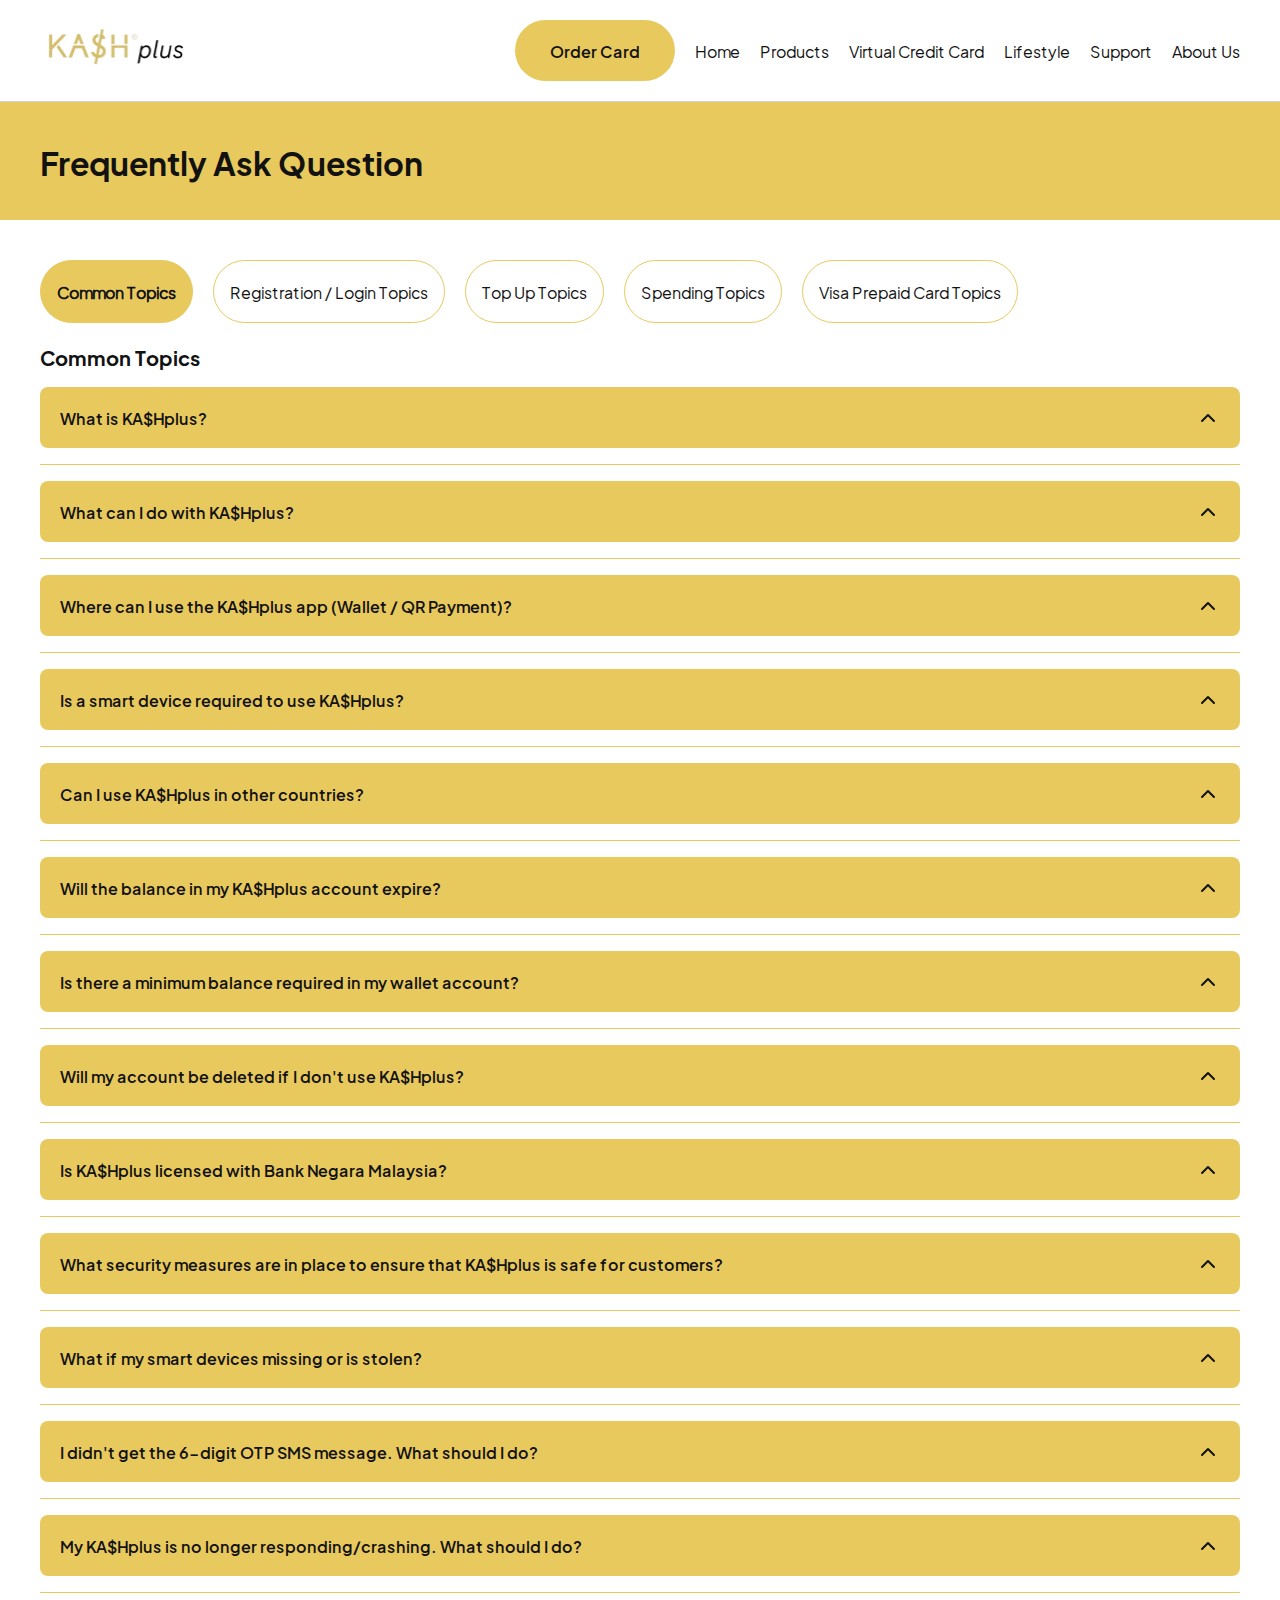
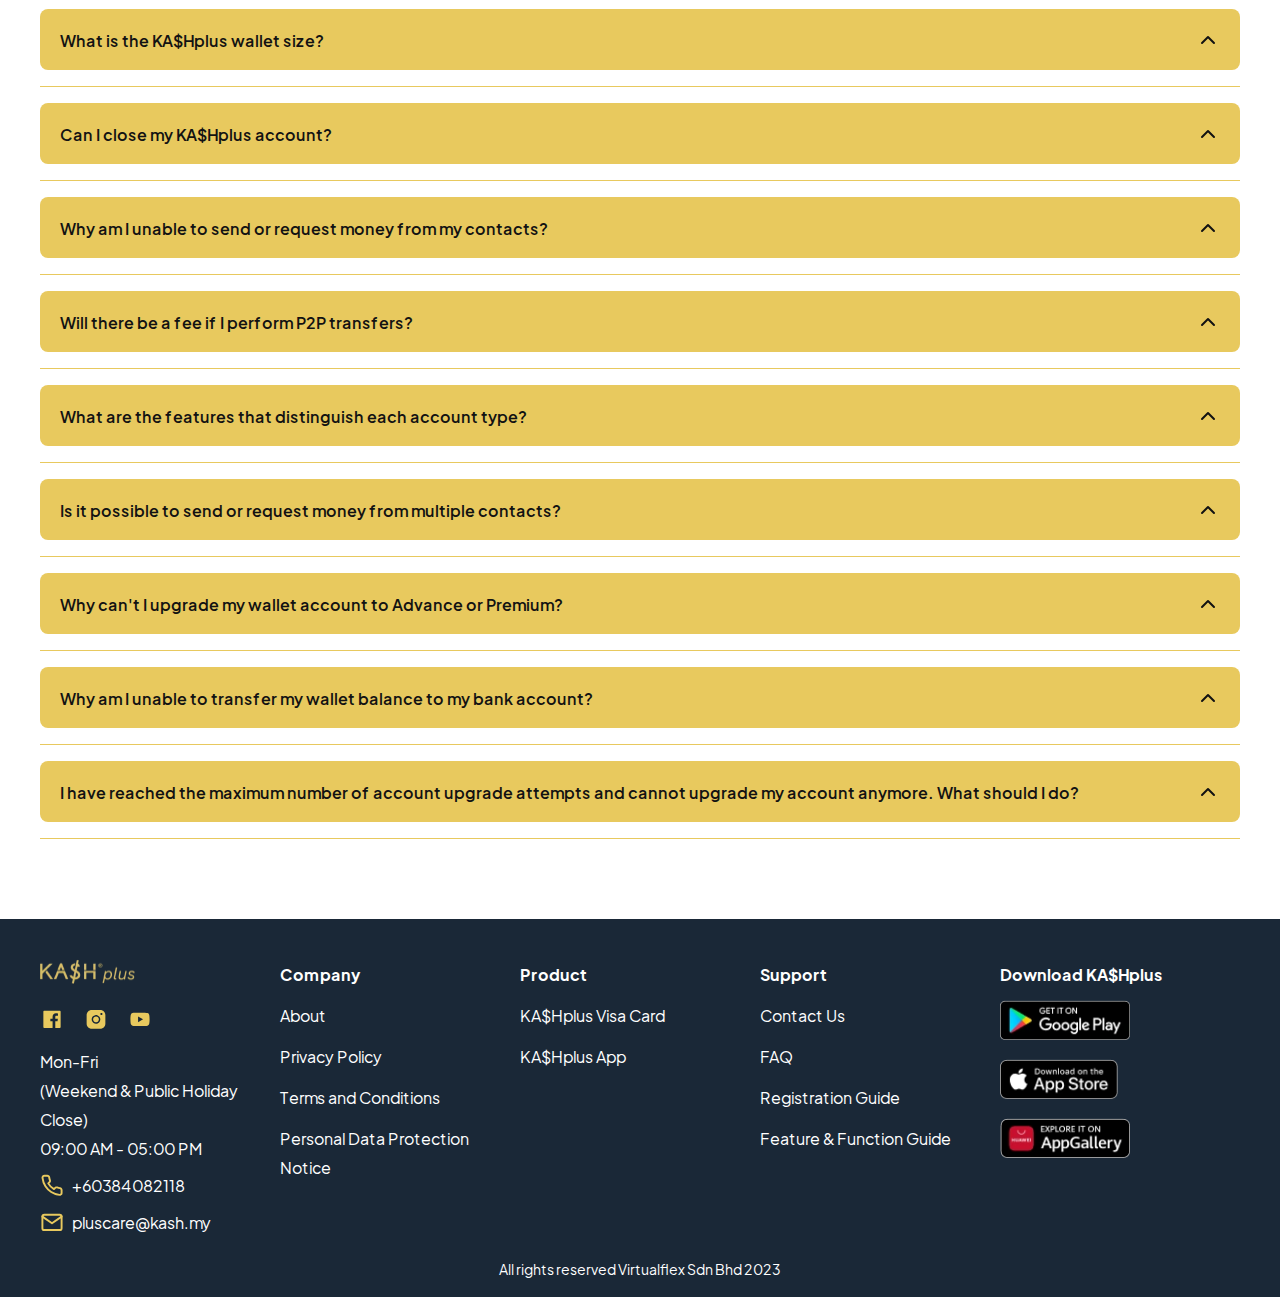
<file: faq.html>
<!DOCTYPE html>
<html lang="en">

<head>
    <meta charset="UTF-8">
    <meta http-equiv="X-UA-Compatible" content="IE=edge">
    <meta name="viewport" content="width=device-width, initial-scale=1.0">
    <meta name="description"
        content="KA$Hplus Frequently Ask Question Help You to know the fast answer for your question about KA$Hplus. Including KA$Hplus app and KA$Hplus Visa Prepaid Card">
    <meta name="theme-color" content="#E8C95E">
    <meta name="site_name" content="KA$Hplus Frequently Ask Question">
    <script type="application/ld+json">
        {
          "@context": "https://schema.org",
          "@type": "FAQPage",
          "mainEntity": [{
            "@type": "Question",
            "name": "What is the return policy?",
            "acceptedAnswer": {
              "@type": "Answer",
              "text": "<p>KA$Hplus is a combination of smartphone apps E-Wallet & VISA prepaid card which allows users to perform transactions Physically or Online</p>"
            }
          }, {
            "@type": "Question",
            "name": "How long does it take to process a refund?",
            "acceptedAnswer": {
              "@type": "Answer",
              "text": "<p>What can I do with KA$Hplus? <ul><li>Making payments by scanning the QR code of a participating merchant or vice versa;</li><li>Purchases made within the app;</li><li>Prepaid top-ups and bill payments</li><li>Requesting or sending money from other KA$Hplus users</li><li>Reload wallet balance;</li><li>Withdrawing money to your own local bank account</li><li>Withdraw Money at ATMs that accept VISA</li></ul></p>"
            }
          },{
            "@type": "Question",
            "name": "Can I use KA$Hplus in other countries?",
            "acceptedAnswer": {
              "@type": "Answer",
              "text": "KA$Hplus is currently only available in Malaysia."
            }
          
           
            }]
        }
        </script>
   
    <!-- Open Graph / Facebook -->
    <meta property="og:type" content="website">
    <meta property="og:url" content="https://main.kashplus.my/faq.html">
    <meta property="og:title" content="KA$Hplus Frequently Ask Question">
    <meta property="og:description"
        content="KA$Hplus Frequently Ask Question Help You to know the fast answer for your question about KA$Hplus. Including KA$Hplus app and KA$Hplus Visa Prepaid Card">
    <meta property="og:image" content="https://main.kashplus.my/assets/images/kashplus-social.png">
    <!-- Twitter -->
    <meta property="twitter:card" content="summary_large_image">
    <meta property="twitter:url" content="https://main.kashplus.my/faq.html">
    <meta property="twitter:title" content="KA$Hplus Frequently Ask Question">
    <meta property="twitter:description"
        content="KA$Hplus Frequently Ask Question Help You to know the fast answer for your question about KA$Hplus. Including KA$Hplus app and KA$Hplus Visa Prepaid Card">
    <meta property="twitter:image" content="https://main.kashplus.my/assets/images/kashplus-social.png">
    <title>KA$Hplus Frequently Ask Question - KA$Hplus</title>
    <link rel="apple-touch-icon" sizes="57x57" href="./assets/images/favicon/apple-icon-57x57.png">
    <link rel="apple-touch-icon" sizes="60x60" href="./assets/images/favicon/apple-icon-60x60.png">
    <link rel="apple-touch-icon" sizes="72x72" href="./assets/images/favicon/apple-icon-72x72.png">
    <link rel="apple-touch-icon" sizes="76x76" href="./assets/images/favicon/apple-icon-76x76.png">
    <link rel="apple-touch-icon" sizes="114x114" href="./assets/images/favicon/apple-icon-114x114.png">
    <link rel="apple-touch-icon" sizes="120x120" href="./assets/images/favicon/apple-icon-120x120.png">
    <link rel="apple-touch-icon" sizes="144x144" href="./assets/images/favicon/apple-icon-144x144.png">
    <link rel="apple-touch-icon" sizes="152x152" href="./assets/images/favicon/apple-icon-152x152.png">
    <link rel="apple-touch-icon" sizes="180x180" href="./assets/images/favicon/apple-icon-180x180.png">
    <link rel="icon" type="image/png" sizes="192x192"  href="./assets/images/favicon/android-icon-192x192.png">
    <link rel="icon" type="image/png" sizes="32x32" href="./assets/images/favicon/favicon-32x32.png">
    <link rel="icon" type="image/png" sizes="96x96" href="./assets/images/favicon/favicon-96x96.png">
    <link rel="icon" type="image/png" sizes="16x16" href="./assets/images/favicon/favicon-16x16.png">
    <link rel="manifest" href="/manifest.json">
    <meta name="msapplication-TileColor" content="#ffffff">
    <meta name="msapplication-TileImage" content="/ms-icon-144x144.png">
    <link rel="stylesheet" href="./assets/css/style.css">
    <style>
        @media (max-width:992px){.tab{row-gap:16px;white-space:nowrap;overflow-x:scroll}}
    </style>
</head>

<body>
    <!-- START NAVBAR -->
    <nav class="flex items-center justify-between px-40 py-20">
        <a href="index.html">
            <img src="./assets/images/kashplus-logo.webp" alt="KA$Hplus Logo" width="150" height="42">
        </a>

        <ul class="flex flex-wrap items-center col-gap-20 row-gap-16">
            <li>
                <a href="https://weborder.kashplus.my/?channel_id=kashplus_web_header"
                    class="order-card inline-block px-16 py-16 bg-primary-main decoration-none text-neutral-100 font-600 rounded-80 text-center">Order
                    Card</a>
            </li>

            <li>
                <a href="index.html" class="decoration-none text-neutral-100">Home</a>
            </li>

            <li>
                <a href="product.html" class="decoration-none text-neutral-100">Products</a>
            </li>

            <li>
                <a href="virtual-credit-card.html" class="decoration-none text-neutral-100">Virtual Credit Card</a>
            </li>

            <li>
                <a href="lifestyle.html" class="decoration-none text-neutral-100">Lifestyle</a>
            </li>

            <li>
                <a href="contact-us.html" class="decoration-none text-neutral-100">Support</a>
            </li>

            <li>
                <a href="about-us.html" class="decoration-none text-neutral-100">About Us</a>
            </li>
        </ul>

        <button class="menu">
            <img src="./assets/images/icons/menu.svg" alt="Menu Icon" width="24" height="24">
        </button>
    </nav>
    <!-- END NAVBAR -->

    <!-- START HEADER -->
    <section class="header px-40 py-40 bg-primary-main">
        <h1 class="text-3xl font-700">Frequently Ask Question</h1>
    </section>
    <!-- END HEADER -->

    <!-- START TAB BUTTON -->
    <section class="tab flex col-gap-20 items-center mt-40 px-40">
        <button type="button" id="common" class="tab-button active">Common Topics</button>

        <button type="button" id="registration" class="tab-button">Registration / Login Topics</button>

        <button type="button" id="topup" class="tab-button">Top Up Topics</button>

        <button type="button" id="spending" class="tab-button">Spending Topics</button>

        <button type="button" id="visa" class="tab-button">Visa Prepaid Card Topics</button>
    </section>
    <!-- END TAB BUTTOn -->

    <!-- START TAB CONTAINER -->
    <section class="tab-container mt-20 px-40">
        <div id="common-content" class="tab-content active">
            <h2 class="text-lg font-700">Common Topics</h2>

            <div class="mt-16 flex flex-col row-gap-16">
                <div class="accordion">
                    <div class="accordion-header">
                        <p class="font-600">What is KA$Hplus?</p>

                        <img src="./assets/images/icons/caret.svg" alt="Icon" width="24" height="24">
                    </div>

                    <div class="accordion-body">
                        KA$Hplus is a combination of smartphone apps E-Wallet & VISA prepaid card which allows users to
                        perform transactions Physically or Online
                    </div>
                </div>

                <div class="accordion">
                    <div class="accordion-header">
                        <p class="font-600">What can I do with KA$Hplus?</p>

                        <img src="./assets/images/icons/caret.svg" alt="Icon" width="24" height="24">
                    </div>

                    <div class="accordion-body">
                        KA$Hplus can be used for the following purposes:

                        <ul>
                            <li>Making payments by scanning the QR code of a participating merchant or vice versa;</li>

                            <li>Purchases made within the app;</li>

                            <li>Prepaid top-ups and bill payments</li>

                            <li>Requesting or sending money from other KA$Hplus users</li>

                            <li>Reload wallet balance;</li>

                            <li>Withdrawing money to your own local bank account</li>

                            <li>Withdraw Money at ATMs that accept VISA </li>
                        </ul>
                    </div>
                </div>

                <div class="accordion">
                    <div class="accordion-header">
                        <p class="font-600">Where can I use the KA$Hplus app (Wallet / QR Payment)? </p>

                        <img src="./assets/images/icons/caret.svg" alt="Icon" width="24" height="24">
                    </div>

                    <div class="accordion-body">
                        The KA$Hplus app is available to use at participating merchants that display the KA$Hplus logo,
                        "Powered by Fasspay" signage, or the Fasspay logo.
                    </div>
                </div>

                <div class="accordion">
                    <div class="accordion-header">
                        <p class="font-600">Is a smart device required to use KA$Hplus?</p>

                        <img src="./assets/images/icons/caret.svg" alt="Icon" width="24" height="24">
                    </div>

                    <div class="accordion-body">
                        Yes, KA$Hplus is compatible with any smartphone or tablet that is connected to the internet via
                        Wi-Fi or mobile data.
                    </div>
                </div>

                <div class="accordion">
                    <div class="accordion-header">
                        <p class="font-600">Can I use KA$Hplus in other countries?</p>

                        <img src="./assets/images/icons/caret.svg" alt="Icon" width="24" height="24">
                    </div>

                    <div class="accordion-body">
                        KA$Hplus is currently only available in Malaysia.
                    </div>
                </div>

                <div class="accordion">
                    <div class="accordion-header">
                        <p class="font-600">Will the balance in my KA$Hplus account expire?</p>

                        <img src="./assets/images/icons/caret.svg" alt="Icon" width="24" height="24">
                    </div>

                    <div class="accordion-body">
                        No. Your KA$Hplus balance will not expire.
                    </div>
                </div>

                <div class="accordion">
                    <div class="accordion-header">
                        <p class="font-600">Is there a minimum balance required in my wallet account?</p>

                        <img src="./assets/images/icons/caret.svg" alt="Icon" width="24" height="24">
                    </div>

                    <div class="accordion-body">
                        Yes. Please keep a minimum balance of RM2.00 in your wallet account.
                    </div>
                </div>

                <div class="accordion">
                    <div class="accordion-header">
                        <p class="font-600">Will my account be deleted if I don't use KA$Hplus?</p>

                        <img src="./assets/images/icons/caret.svg" alt="Icon" width="24" height="24">
                    </div>

                    <div class="accordion-body">
                        No, your account will not be deleted under any circumstances. Your KA$Hplus account will be
                        deactivated for a period of 12 months.
                    </div>
                </div>

                <div class="accordion">
                    <div class="accordion-header">
                        <p class="font-600">Is KA$Hplus licensed with Bank Negara Malaysia?</p>

                        <img src="./assets/images/icons/caret.svg" alt="Icon" width="24" height="24">
                    </div>

                    <div class="accordion-body">
                        Yes, KA$Hplus is a white-label solution provided by Fass Payment Solutions Sdn Bhd, a Bank
                        Negara Malaysia licensed and accredited payment provider.
                    </div>
                </div>

                <div class="accordion">
                    <div class="accordion-header">
                        <p class="font-600">What security measures are in place to ensure that KA$Hplus is safe for
                            customers?</p>

                        <img src="./assets/images/icons/caret.svg" alt="Icon" width="24" height="24">
                    </div>

                    <div class="accordion-body">
                        Our top priority is your safety. When you make a payment with KA$Hplus, the funds are securely
                        transferred from your account. Other security measures that protect your account and information
                        include:

                        <ul>
                            <li>Every transaction requires your own 6-digit PIN or fingerprint authentication.</li>

                            <li>Your name, email address, mobile number, MyKad or passport number, residential address,
                                account transaction details, and account balances are all kept private and secure. In
                                our database, your credit/debit card information is securely stored and tokenized</li>

                            <li>To reduce the risk of unauthorized access and fraud, all transactions are monitored</li>

                            <li>Money deposited in your KA$Hplus account is kept in the Fass Payment Solutions Sdn. Bhd.
                                registered Trustee Account.</li>
                        </ul>
                    </div>
                </div>

                <div class="accordion">
                    <div class="accordion-header">
                        <p class="font-600">What if my smart devices missing or is stolen?</p>

                        <img src="./assets/images/icons/caret.svg" alt="Icon" width="24" height="24">
                    </div>

                    <div class="accordion-body">
                        Please do the following to protect your account:

                        <ul>
                            <li>Contact our Customer Service via <a href="https://kashplusmalaysia.wasap.my" class="text-neutral-100">Whatsapp</a> ; or by email at <a
                                    href="mailto:pluscare@kash.my" class="text-neutral-100">pluscare@kash.my</a> to
                                temporarily suspend your account;</li>

                            <li>Disable / deactivate your lost SIM card that is linked to your KA$Hplus account.</li>
                        </ul>

                        <br />

                        To reduce the possibility of unauthorized access to your KA$Hplus account, take the following
                        precautions:

                        <ul>
                            <li>Set a strong password: Use a unique and strong password for your KA$Hplus account that
                                includes a mix of letters, numbers, and symbols. Avoid using easily guessable
                                information such as your name or date of birth.</li>

                            <li>Enable fingerprint authentication: Fingerprint authentication provides an extra layer of
                                security by requiring a user fingerprint in addition to the 6-digit PIN. Enable this
                                feature in your KA$Hplus Account Settings.</li>

                            <li>Regularly update your app: Keep your KA$Hplus app up-to-date with the latest version, as
                                it may include important security updates and bug fixes</li>
                        </ul>
                    </div>
                </div>

                <div class="accordion">
                    <div class="accordion-header">
                        <p class="font-600">I didn't get the 6-digit OTP SMS message. What should I do?</p>

                        <img src="./assets/images/icons/caret.svg" alt="Icon" width="24" height="24">
                    </div>

                    <div class="accordion-body">
                        If you have not received the OTP SMS message after 5 minutes, click the "Resend" button to
                        request that the system resend it to you. You are also advised to make sure you have access to
                        good network coverage. If the problem persists, please contact our Customer Service via <a href="https://kashplusmalaysia.wasap.my" class="text-neutral-100">WhatsApp</a>; or by email at <a
                            href="mailto:pluscare@kash.my" class="text-neutral-100">pluscare@kash.my</a>.
                    </div>
                </div>

                <div class="accordion">
                    <div class="accordion-header">
                        <p class="font-600">My KA$Hplus is no longer responding/crashing. What should I do?</p>

                        <img src="./assets/images/icons/caret.svg" alt="Icon" width="24" height="24">
                    </div>

                    <div class="accordion-body">
                        If KA$Hplus stops responding or crashes, please restart it or update it to the latest version
                        available in your app store. If the problem persists, please contact our Customer Service via <a href="https://kashplusmalaysia.wasap.my" class="text-neutral-100">WhatsApp</a>; or by email at <a
                            href="mailto:pluscare@kash.my" class="text-neutral-100">pluscare@kash.my</a>.
                    </div>
                </div>

                <div class="accordion">
                    <div class="accordion-header">
                        <p class="font-600">What is the KA$Hplus wallet size?</p>

                        <img src="./assets/images/icons/caret.svg" alt="Icon" width="24" height="24">
                    </div>

                    <div class="accordion-body">
                        The size of your wallet is determined by the type of account. You may upgrade your account to
                        either one of these tiers depending on your usage preference under 'My Cards'.

                        <table class="mt-8">
                            <thead>
                                <tr>
                                    <th class="text-left">Type Of Account</th>
                                    <th class="text-left">Wallet Size</th>
                                </tr>
                            </thead>

                            <tbody>
                                <tr>
                                    <td>Basic</td>
                                    <td>RM200.00</td>
                                </tr>

                                <tr>
                                    <td>Advance</td>
                                    <td>RM1,500.00</td>
                                </tr>

                                <tr>
                                    <td>Premium</td>
                                    <td>RM10,000.00</td>
                                </tr>
                            </tbody>
                        </table>
                    </div>
                </div>

                <div class="accordion">
                    <div class="accordion-header">
                        <p class="font-600">Can I close my KA$Hplus account?</p>

                        <img src="./assets/images/icons/caret.svg" alt="Icon" width="24" height="24">
                    </div>

                    <div class="accordion-body">
                        If you no longer need your KASHplus account and wish to close it, you can apply for account
                        closure. Please contact our Customer Service via <a href="https://kashplusmalaysia.wasap.my" class="text-neutral-100">WhatsApp</a>; or by email at <a
                            href="mailto:pluscare@kash.my" class="text-neutral-100">pluscare@kash.my</a>.
                    </div>
                </div>

                <div class="accordion">
                    <div class="accordion-header">
                        <p class="font-600">Why am I unable to send or request money from my contacts?</p>

                        <img src="./assets/images/icons/caret.svg" alt="Icon" width="24" height="24">
                    </div>

                    <div class="accordion-body">
                        You are unable to send or request money from your contacts for a variety of reasons, including:

                        <ul>
                            <li>Insufficient wallet balance;</li>
                            <li>The intended contact has reached its wallet limit;</li>
                            <li>The intended contact is not a KA$Hplus user</li>
                        </ul>
                    </div>
                </div>

                <div class="accordion">
                    <div class="accordion-header">
                        <p class="font-600">Will there be a fee if I perform P2P transfers?</p>

                        <img src="./assets/images/icons/caret.svg" alt="Icon" width="24" height="24">
                    </div>

                    <div class="accordion-body">
                        No, there will be no additional fee.
                    </div>
                </div>

                <div class="accordion">
                    <div class="accordion-header">
                        <p class="font-600">What are the features that distinguish each account type?</p>

                        <img src="./assets/images/icons/caret.svg" alt="Icon" width="24" height="24">
                    </div>

                    <div class="accordion-body">
                        <table class="mt-8">
                            <thead>
                                <tr>
                                    <th class="text-left">Type Of Account</th>
                                    <th class="text-left">Features</th>
                                </tr>
                            </thead>

                            <tbody>
                                <tr>
                                    <td>Basic</td>
                                    <td>
                                        <ul>
                                            <li>Spending</li>
                                            <li>Prepaid Reload</li>
                                            <li>Bill Payment</li>
                                        </ul>
                                    </td>
                                </tr>

                                <tr>
                                    <td>Advance</td>
                                    <td>
                                        <ul>
                                            <li>Spending</li>
                                            <li>Prepaid Reload</li>
                                            <li>Bill Payment</li>
                                            <li>Withdrawal of money to own local bank account (via app)</li>
                                        </ul>
                                    </td>
                                </tr>

                                <tr>
                                    <td>Premium</td>
                                    <td>
                                        <ul>
                                            <li>Spending</li>
                                            <li>Prepaid Reload</li>
                                            <li>Bill Payment</li>
                                            <li>Withdrawal of money to own local bank account (via app)</li>
                                            <li>Sending and requesting money from other KA$Hplus user</li>
                                            <li>VISA Prepaid Debit Card application</li>
                                        </ul>
                                    </td>
                                </tr>
                            </tbody>
                        </table>
                    </div>
                </div>

                <div class="accordion">
                    <div class="accordion-header">
                        <p class="font-600">Is it possible to send or request money from multiple contacts?</p>

                        <img src="./assets/images/icons/caret.svg" alt="Icon" width="24" height="24">
                    </div>

                    <div class="accordion-body">
                        Yes, you can choose up to nine (9) contacts to send or request money from
                    </div>
                </div>

                <div class="accordion">
                    <div class="accordion-header">
                        <p class="font-600">Why can't I upgrade my wallet account to Advance or Premium?</p>

                        <img src="./assets/images/icons/caret.svg" alt="Icon" width="24" height="24">
                    </div>

                    <div class="accordion-body">
                        This can be possibly due to:

                        <ol>
                            <li>
                                Unsuccessful OCR verification for MyKad or passport
                                <ol type="a">
                                    <li>Poor lighting affecting image clarity</li>
                                    <li>The MyKad or passport is a stock photo</li>
                                    <li>The details on the MyKad or passport do not match the profile</li>
                                    <li>You have reached your daily limit of attempts</li>
                                </ol>
                            </li>

                            <li>
                                Invalid validation
                                <ol type="a">
                                    <li>Your MyKad or passport and selfie image capture do not match</li>
                                    <li>There is a problem with your background checking by Fass Payment Solutions Sdn.
                                        Bhd. Third-party eKYC services</li>
                                </ol>
                            </li>
                        </ol>

                        <br />

                        If these errors persist, your wallet account will revert to a Basic or Advance account,
                        depending on which account you successfully registered for. But don't worry, you can resubmit
                        the required documents via the app.
                    </div>
                </div>

                <div class="accordion">
                    <div class="accordion-header">
                        <p class="font-600">Why am I unable to transfer my wallet balance to my bank account?</p>

                        <img src="./assets/images/icons/caret.svg" alt="Icon" width="24" height="24">
                    </div>

                    <div class="accordion-body">
                        This is due to you currently being a Basic account user, which does not allow withdrawals. To
                        enjoy this feature, you must first upgrade your wallet account to Advance or Premium.
                    </div>
                </div>

                <div class="accordion">
                    <div class="accordion-header">
                        <p class="font-600">I have reached the maximum number of account upgrade attempts and cannot
                            upgrade my account anymore. What should I do?</p>

                        <img src="./assets/images/icons/caret.svg" alt="Icon" width="24" height="24">
                    </div>

                    <div class="accordion-body">
                        Please contact our Customer Service via <a href="https://kashplusmalaysia.wasap.my"
                            class="decoration-none text-neutral-100">WhatsApp</a> or by
                        email at <a href="mailto:pluscare@kash.my"
                            class="decoration-none text-neutral-100">pluscare@kash.my</a>
                    </div>
                </div>
            </div>
        </div>

        <div id="registration-content" class="tab-content">
            <h2 class="text-lg font-700">Registration / Login Topics</h2>

            <div class="mt-16 flex flex-col row-gap-16">
                <div class="accordion">
                    <div class="accordion-header">
                        <p class="font-600">How do I create a KA$Hplus account?</p>

                        <img src="./assets/images/icons/caret.svg" alt="Icon" width="24" height="24">
                    </div>

                    <div class="accordion-body">
                        To create a KA$Hplus account, you must first download the KA$Hplus application in the app store
                        as follows:

                        <br />
                        <br />

                        Apple App Store - <a href="https://apps.apple.com/us/app/kashplus/id1591333903"
                            class="text-neutral-100">https://apps.apple.com/us/app/kashplus/id1591333903</a>

                        <br />
                        Google Play Store - <a
                            href="https://play.google.com/store/apps/details?id=com.fasspay.biz.wallet.vfsb"
                            class="text-neutral-100">https://play.google.com/store/apps/details?id=com.fasspay.biz.wallet.vfsb</a>

                        <br />
                        Huawei App Gallery - <a href="https://appgallery.huawei.com/app/C105993177"
                            class="text-neutral-100">https://appgallery.huawei.com/app/C105993177</a>

                        <br />
                        <br />

                        Register your name, mobile number, and email address to create an account with KA$Hplus.
                    </div>
                </div>

                <div class="accordion">
                    <div class="accordion-header">
                        <p class="font-600">Is there a charge for using KA$Hplus?</p>

                        <img src="./assets/images/icons/caret.svg" alt="Icon" width="24" height="24">
                    </div>

                    <div class="accordion-body">
                        There will be no charge when using KA$Hplus. Withdrawing any amount of money from your wallet
                        balance, however, will result in a surcharge fee.
                    </div>
                </div>

                <div class="accordion">
                    <div class="accordion-header">
                        <p class="font-600">Can I register a KA$Hplus account using a foreign mobile number?</p>

                        <img src="./assets/images/icons/caret.svg" alt="Icon" width="24" height="24">
                    </div>

                    <div class="accordion-body">
                        You may use an international phone number to register a KA$Hplus account.
                    </div>
                </div>

                <div class="accordion">
                    <div class="accordion-header">
                        <p class="font-600">Can I register multiple mobile numbers for one (1) KA$Hplus account?</p>

                        <img src="./assets/images/icons/caret.svg" alt="Icon" width="24" height="24">
                    </div>

                    <div class="accordion-body">
                        No. Each KA$Hplus account can only be linked to one (1) mobile number.
                    </div>
                </div>

                <div class="accordion">
                    <div class="accordion-header">
                        <p class="font-600">Why can't I register with my mobile number?</p>

                        <img src="./assets/images/icons/caret.svg" alt="Icon" width="24" height="24">
                    </div>

                    <div class="accordion-body">
                        The mobile number may already exist in our system or enter in an incorrect format.
                    </div>
                </div>

                <div class="accordion">
                    <div class="accordion-header">
                        <p class="font-600">What is a 6-digit User PIN? Can I make changes after the initial setup?</p>

                        <img src="./assets/images/icons/caret.svg" alt="Icon" width="24" height="24">
                    </div>

                    <div class="accordion-body">
                        The 6-digit User PIN is a secure PIN that is used to authenticate you as a KA$Hplus user and to
                        verify transactions. You can also change your 6-digit User PIN after the first time you set it
                        up.

                        <br />
                        <br />

                        To change your 6-digit User PIN, follow these steps:

                        <br />

                        <ol>
                            <li>Navigate to “Settings” in the app.</li>
                            <li>Select "Change User Pin" from the Account Settings menu.</li>
                            <li>Enter your current six-digit User PIN</li>
                            <li>Key in and verify your new 6-digit User PIN.</li>
                            <li>Your user PIN has been changed!</li>
                        </ol>
                    </div>
                </div>

                <div class="accordion">
                    <div class="accordion-header">
                        <p class="font-600">I forgot my KA$Hplus password. How do I reset it?</p>

                        <img src="./assets/images/icons/caret.svg" alt="Icon" width="24" height="24">
                    </div>

                    <div class="accordion-body">
                        To reset your password, follow these steps:

                        <br />

                        <ol>
                            <li>Go to “Settings”.</li>
                            <li>Click the "Change User Pin" button.</li>
                            <li>On the next screen, select "Forgot user pin?" You will receive a 6-digit OTP and a
                                4-character PAC code from KA$Hplus.</li>
                            <li>Enter the 6-digit OTP sent to your mobile number via SMS and confirm that the
                                4-character PAC code displayed on the screen corresponds to the SMS.</li>
                            <li>Set your new 6-digit User PIN and confirm it.</li>
                            <li>The user PIN has been successfully reset!</li>
                        </ol>
                    </div>
                </div>

                <div class="accordion">
                    <div class="accordion-header">
                        <p class="font-600">Can I access my KA$Hplus account if my phone number has changed?</p>

                        <img src="./assets/images/icons/caret.svg" alt="Icon" width="24" height="24">
                    </div>

                    <div class="accordion-body">
                        Yes, you can sign in with your existing mobile number and then update your mobile number in
                        Settings.

                        <br />
                        <br />

                        To update your new phone number, follow these steps:
                        <br />
                        <ol>
                            <li>Go to "Profile."</li>
                            <li>Select "Change Mobile Number" from the Edit Account Settings menu</li>
                            <li>Enter your new phone number.</li>
                            <li>Enter your password or use your fingerprint to confirm this action</li>
                            <li>Your phone number has been successfully updated!</li>
                        </ol>

                        <br />
                        If this procedure is not supported, please contact Customer Service via <a
                            href="https://kashplusmalaysia.wasap.my"
                            class="text-neutral-100">WhatsApp</a>; or by email at <a
                            href="mailto:pluscare@kash.my" class="text-neutral-100">pluscare@kash.my</a> to request this
                        action.

                        <br />
                        <br />

                        You must reactivate your account once your mobile number has been updated.
                    </div>
                </div>

                <div class="accordion">
                    <div class="accordion-header">
                        <p class="font-600">Can I access my KA$Hplus account if I change my device?</p>

                        <img src="./assets/images/icons/caret.svg" alt="Icon" width="24" height="24">
                    </div>

                    <div class="accordion-body">
                        You can still sign in on your new device, but you must reactivate your account.
                    </div>
                </div>

                <div class="accordion">
                    <div class="accordion-header">
                        <p class="font-600">Why do I keep getting errors when attempting to access my KA$Hplus account?
                        </p>

                        <img src="./assets/images/icons/caret.svg" alt="Icon" width="24" height="24">
                    </div>

                    <div class="accordion-body">
                        If you keep receiving error codes while signing in, it could be because of:

                        <ul>
                            <li>Connection to the internet. Before you sign into your account, make sure you're
                                connected to the internet.</li>
                            <li>Incorrect mobile number or password.</li>
                        </ul>

                        <br />


                        If the issue persists, please contact our Customer Service via <a href="https://kashplusmalaysia.wasap.my" class="text-neutral-100">WhatsApp</a>; or by email at <a
                            href="mailto:pluscare@kash.my" class="text-neutral-100">pluscare@kash.my</a>
                    </div>
                </div>
            </div>
        </div>

        <div id="topup-content" class="tab-content">
            <h2 class="text-lg font-700">Top Up Topics</h2>

            <div class="mt-16 flex flex-col row-gap-16">
                <div class="accordion">
                    <div class="accordion-header">
                        <p class="font-600">How do I top up money to my KA$Hplus account?</p>

                        <img src="./assets/images/icons/caret.svg" alt="Icon" width="24" height="24">
                    </div>

                    <div class="accordion-body">
                        To top up money to your KASHplus account, please follow the following steps:

                        <br />

                        <ol>
                            <li>In "Payments", select "Top Up".</li>
                            <li>Select payment mode.</li>
                            <li>Choose your top up amount or enter your top up amount.</li>
                            <li>Follow the steps on the screen.</li>
                            <li>Your top-up is successful!</li>
                        </ol>
                    </div>
                </div>

                <div class="accordion">
                    <div class="accordion-header">
                        <p class="font-600">What payment methods are accepted for topping up my KA$Hplus account?</p>

                        <img src="./assets/images/icons/caret.svg" alt="Icon" width="24" height="24">
                    </div>

                    <div class="accordion-body">
                        Currently, you may top up your account via FPX or internet banking.
                    </div>
                </div>

                <div class="accordion">
                    <div class="accordion-header">
                        <p class="font-600">Is there a fee to deposit money into my KA$Hplus account?</p>

                        <img src="./assets/images/icons/caret.svg" alt="Icon" width="24" height="24">
                    </div>

                    <div class="accordion-body">
                        No, there are no additional fees when depositing money into your account.
                    </div>
                </div>

                <div class="accordion">
                    <div class="accordion-header">
                        <p class="font-600">Is there a limit to the amount I can have in my KA$Hplus account?</p>

                        <img src="./assets/images/icons/caret.svg" alt="Icon" width="24" height="24">
                    </div>

                    <div class="accordion-body">
                        The limit of your wallet is determined by the type of account.

                        <br />
                        <br />

                        <table>
                            <thead>
                                <tr>
                                    <th>Type Of Account</th>
                                    <th>Wallet Size</th>
                                </tr>
                            </thead>

                            <tbody>
                                <tr>
                                    <td>Basic</td>
                                    <td>RM200.00</td>
                                </tr>

                                <tr>
                                    <td>Advance</td>
                                    <td>RM1,500.00</td>
                                </tr>

                                <tr>
                                    <td>Premium</td>
                                    <td>RM10,000.00</td>
                                </tr>
                            </tbody>
                        </table>
                    </div>
                </div>

                <div class="accordion">
                    <div class="accordion-header">
                        <p class="font-600">Why isn't my KA$Hplus account balance updated even after I've been charged
                            by my bank?</p>

                        <img src="./assets/images/icons/caret.svg" alt="Icon" width="24" height="24">
                    </div>

                    <div class="accordion-body">
                        This could be due to a slow internet connection or because our payment gateway takes some time
                        to update your wallet balance.

                        <br />
                        <br />


                        If the issue persists, please contact our Customer Service via <a
                            href="https://kashplusmalaysia.wasap.my"
                            class="text-neutral-100">WhatsApp</a>; or by email at <a
                            href="mailto:pluscare@kash.my" class="text-neutral-100">pluscare@kash.my</a>
                    </div>
                </div>

                <div class="accordion">
                    <div class="accordion-header">
                        <p class="font-600">What should I do if an error occurs during a KA$Hplus top-up transaction?
                        </p>

                        <img src="./assets/images/icons/caret.svg" alt="Icon" width="24" height="24">
                    </div>

                    <div class="accordion-body">
                        You can check your transaction history to see if your top-up was successful. If no records of
                        your top-ups exist, you must redo the top-up.

                        <br />
                        <br />

                        Please contact our Customer Service <a href="https://kashplusmalaysia.wasap.my"
                            class="text-neutral-100">WhatsApp</a>; or by email at <a
                            href="mailto:pluscare@kash.my" class="text-neutral-100">pluscare@kash.my</a>
                    </div>
                </div>
            </div>
        </div>

        <div id="spending-content" class="tab-content">
            <h2 class="text-lg font-700">Spending Topics</h2>

            <div class="mt-16 flex flex-col row-gap-16">
                <div class="accordion">
                    <div class="accordion-header">
                        <p class="font-600">How do I pay with KA$Hplus?</p>

                        <img src="./assets/images/icons/caret.svg" alt="Icon" width="24" height="24">
                    </div>

                    <div class="accordion-body">
                        To use the KA$Hplus app to pay:

                        <br />

                        <ol>
                            <li>Go to Home</li>
                            <li>Under ‘Payments’, choose ‘Pay’.</li>
                            <li>Scan the QR code displayed by the merchant.</li>
                            <li>Enter the payment amount</li>
                            <li>Verify the payment with a 6-digit User PIN or Fingerprint</li>
                            <li>The transaction has been completed successfully!</li>
                        </ol>
                    </div>
                </div>

                <div class="accordion">
                    <div class="accordion-header">
                        <p class="font-600">What should I do if I paid the incorrect amount?</p>

                        <img src="./assets/images/icons/caret.svg" alt="Icon" width="24" height="24">
                    </div>

                    <div class="accordion-body">
                        Please notify your merchant to cancel the payment, and you will receive a push notification
                        stating that the cancelled amount has been credited back to your wallet account. You can also
                        view your Transaction History to see if the void payment was successful.

                        <br />

                        Please contact our Customer Service via <a href="https://kashplusmalaysia.wasap.my"
                            class="text-neutral-100">WhatsApp</a>; or by email at <a
                            href="pluscare@kash.my" class="text-neutral-100">pluscare@kash.my</a> for further
                        assistance.
                    </div>
                </div>

                <div class="accordion">
                    <div class="accordion-header">
                        <p class="font-600">Why did I get the message “You’ve reached 100% of your daily spending limit
                            for today"?</p>

                        <img src="./assets/images/icons/caret.svg" alt="Icon" width="24" height="24">
                    </div>

                    <div class="accordion-body">
                        You have reached your spending limit for the day. When your daily spending limit is reached, you
                        are unable to make any transactions until the following day.
                    </div>
                </div>

                <div class="accordion">
                    <div class="accordion-header">
                        <p class="font-600">What should I do if an error occurs when I use KA$Hplus to make a payment?
                        </p>

                        <img src="./assets/images/icons/caret.svg" alt="Icon" width="24" height="24">
                    </div>

                    <div class="accordion-body">
                        If you encounter a payment error, check your transaction history to see if the payment was
                        successful or failed. You may retry to make the payment if it is not recorded in your
                        Transaction History.

                        <br />
                        <br />

                        Please contact our Customer Service via <a href="https://kashplusmalaysia.wasap.my"
                            class="text-neutral-100">WhatsApp</a>; or by email at <a
                            href="mailto:pluscare@kash.my" class="text-neutral-100">pluscare@kash.my</a> for further
                        assistance.
                    </div>
                </div>

                <div class="accordion">
                    <div class="accordion-header">
                        <p class="font-600">Can I see transactions that occurred more than two weeks ago?</p>

                        <img src="./assets/images/icons/caret.svg" alt="Icon" width="24" height="24">
                    </div>

                    <div class="accordion-body">
                        Yes, you may view all transactions made since your wallet account was activated.
                    </div>
                </div>

                <div class="accordion">
                    <div class="accordion-header">
                        <p class="font-600">What is my spending limit?</p>

                        <img src="./assets/images/icons/caret.svg" alt="Icon" width="24" height="24">
                    </div>

                    <div class="accordion-body">
                        The type of account determines your daily or monthly transaction limit. Once you've reached the
                        limit, you won't be able to spend again until the next day or month.

                        <br />
                        <br />

                        <table>
                            <thead>
                                <tr>
                                    <th>Type Of Account</th>
                                    <th>Spending Limit</th>
                                </tr>
                            </thead>

                            <tbody>
                                <tr>
                                    <td>Basic</td>
                                    <td>
                                        Daily – RM 1,000.00
                                        <br />
                                        Monthly – RM 4,999.00
                                    </td>
                                </tr>

                                <tr>
                                    <td>Advance</td>
                                    <td>
                                        Daily – RM 1,500.00
                                        <br />
                                        Monthly – RM 4,999.00
                                    </td>
                                </tr>

                                <tr>
                                    <td>Premium</td>
                                    <td>
                                        Daily – RM 10,000.00
                                        <br />
                                        Monthly – RM 120,000.00
                                    </td>
                                </tr>
                            </tbody>
                        </table>
                    </div>
                </div>

                <div class="accordion">
                    <div class="accordion-header">
                        <p class="font-600">Is there a fee for paying bills?</p>

                        <img src="./assets/images/icons/caret.svg" alt="Icon" width="24" height="24">
                    </div>

                    <div class="accordion-body">
                        No, there will be no fee for any bill payments
                    </div>
                </div>

                <div class="accordion">
                    <div class="accordion-header">
                        <p class="font-600">How can I keep track of my VISA prepaid card spending?</p>

                        <img src="./assets/images/icons/caret.svg" alt="Icon" width="24" height="24">
                    </div>

                    <div class="accordion-body">
                        You can view all payments made with your virtual and physical VISA prepaid card by going to the
                        VISA card “Transaction History”.
                    </div>
                </div>
            </div>
        </div>

        <div id="visa-content" class="tab-content">
            <h2 class="text-lg font-700">VISA Prepaid Card Topics</h2>

            <div class="mt-16 flex flex-col row-gap-16">
                <div class="accordion">
                    <div class="accordion-header">
                        <p class="font-600">Who is eligible to apply for the VISA prepaid card?</p>

                        <img src="./assets/images/icons/caret.svg" alt="Icon" width="24" height="24">
                    </div>

                    <div class="accordion-body">
                        Any KA$Hplus wallet user is eligible to apply for the VISA prepaid card by upgrading to a
                        Premium wallet account. However, individual from VISA sanctioned countries is not eligible to
                        apply for the VISA prepaid card.
                    </div>
                </div>

                <div class="accordion">
                    <div class="accordion-header">
                        <p class="font-600">How do I get a VISA prepaid card?</p>

                        <img src="./assets/images/icons/caret.svg" alt="Icon" width="24" height="24">
                    </div>

                    <div class="accordion-body">
                        You must first sign up for a Basic or Advance account. To get a VISA prepaid card, please follow
                        the steps below:

                        <ol>
                            <li>On the card menu, choose ‘Upgrade to Get Visa Card’.</li>
                            <li>Click ‘Upgrade Now’</li>
                            <li>You will be directed to the web ordering page to complete your purchase of the KA$Hplus
                                VISA prepaid card. Please keep in mind that there will be fees associated with the card
                                order.</li>
                            <li>Upon successful payment, you will be redirected to the KA$Hplus app to complete the eKYC
                                procedure.</li>
                            <li>Upon the completion of these steps, your application will be processed and your KA$Hplus
                                VISA prepaid card will be delivered to you within 14 working days.</li>
                        </ol>

                        <br />
                        <br />

                        The card ordered is not refundable. There will be a monthly fee of RM2.00. It will be deducted
                        from your wallet balance.
                    </div>
                </div>

                <div class="accordion">
                    <div class="accordion-header">
                        <p class="font-600">I already paid for the VISA prepaid card. How do I apply for the card?</p>

                        <img src="./assets/images/icons/caret.svg" alt="Icon" width="24" height="24">
                    </div>

                    <div class="accordion-body">
                        If you have made a payment for the Visa card, please follow these steps:

                        <ol>
                            <li>You will receive a pop-up message on your KASHplus app. Click ‘View Card’.</li>
                            <li>On the card menu, click ‘Pending upgrade account’ to upgrade your account to Premium
                            </li>
                            <li>You will need to complete the eKYC procedure.</li>
                            <li>Upon the completion of these steps, your application will be processed and your KA$Hplus
                                VISA prepaid card will be delivered to you within 14 working days.</li>
                        </ol>
                    </div>
                </div>

                <div class="accordion">
                    <div class="accordion-header">
                        <p class="font-600">Do I have to pay to apply for a VISA prepaid card?</p>

                        <img src="./assets/images/icons/caret.svg" alt="Icon" width="24" height="24">
                    </div>

                    <div class="accordion-body">
                        Yes, to apply for a Visa prepaid card, the price for one card is RM50.00.

                        <br />
                        <br />

                        Please keep in mind that the card ordered is not refundable, and there will be a monthly fee of
                        RM2.00, which will be deducted from your wallet balance. Your account must have a minimum
                        balance of RM2.00.
                    </div>
                </div>

                <div class="accordion">
                    <div class="accordion-header">
                        <p class="font-600">What is the difference between the virtual Visa prepaid card in my wallet
                            and the physical Visa prepaid card I will receive?</p>

                        <img src="./assets/images/icons/caret.svg" alt="Icon" width="24" height="24">
                    </div>

                    <div class="accordion-body">
                        They are the same, sharing card details such as the card number. The balance on both the virtual
                        and physical Visa prepaid cards is the same, and you can spend and make payments within the
                        spending limit set in your Card Settings.
                    </div>
                </div>

                <div class="accordion">
                    <div class="accordion-header">
                        <p class="font-600">How long does it take to receive my physical Visa prepaid card?</p>

                        <img src="./assets/images/icons/caret.svg" alt="Icon" width="24" height="24">
                    </div>

                    <div class="accordion-body">
                        Upon successful application, your physical Visa prepaid card will be delivered to you within
                        7-14 working days.
                    </div>
                </div>

                <div class="accordion">
                    <div class="accordion-header">
                        <p class="font-600">My physical Visa prepaid card has not arrived after more than 7 working
                            days. How should I keep track of my card?</p>

                        <img src="./assets/images/icons/caret.svg" alt="Icon" width="24" height="24">
                    </div>

                    <div class="accordion-body">
                        Please contact our Customer Service via <a href="https://kashplusmalaysia.wasap.my"
                            class="text-neutral-100">WhatsApp</a> or e-mail us at <a
                            href="mailto:pluscare@kash.my" class="text-neutral-100">pluscare@kash.my</a>.
                    </div>
                </div>

                <div class="accordion">
                    <div class="accordion-header">
                        <p class="font-600">Is it possible to track the arrival of my physical Visa prepaid card?</p>

                        <img src="./assets/images/icons/caret.svg" alt="Icon" width="24" height="24">
                    </div>

                    <div class="accordion-body">
                        Unfortunately, we do not currently have this feature.
                    </div>
                </div>

                <div class="accordion">
                    <div class="accordion-header">
                        <p class="font-600">When can I begin using my Visa prepaid card?</p>

                        <img src="./assets/images/icons/caret.svg" alt="Icon" width="24" height="24">
                    </div>

                    <div class="accordion-body">
                        After successfully upgrading your wallet account to Premium, you can use your virtual Visa
                        prepaid card in your wallet to make your first purchase using a QR payment.

                        <br />
                        <br />

                        Your physical Visa prepaid card, on the other hand, will be delivered to you, where you will be
                        able to spend it after activating it with the KA$Hplus mobile application.

                        <br />
                        <br />

                        Please activate your physical Visa prepaid card and set up its 6-digit PIN only when the
                        physical Visa prepaid card arrives for security reasons. This is to prevent the unauthorized use
                        of your physical Visa prepaid card.
                    </div>
                </div>

                <div class="accordion">
                    <div class="accordion-header">
                        <p class="font-600">How many KA$Hplus Visa prepaid cards am I allowed to apply for?</p>

                        <img src="./assets/images/icons/caret.svg" alt="Icon" width="24" height="24">
                    </div>

                    <div class="accordion-body">
                        You can currently add up to ten (10) cards to your wallet account.
                    </div>
                </div>

                <div class="accordion">
                    <div class="accordion-header">
                        <p class="font-600">How do I get my Visa prepaid card activated?</p>

                        <img src="./assets/images/icons/caret.svg" alt="Icon" width="24" height="24">
                    </div>

                    <div class="accordion-body">
                        Your virtual Visa prepaid card is activated upon successfully created in KA$Hplus app.

                        <br />
                        <br />

                        Please activate your physical Visa prepaid card and set up its 6-digit PIN only when the
                        physical Visa prepaid card arrives for security reasons. This is to prevent any fraudulent or
                        inappropriate use of the physical Visa prepaid card. To activate your physical Visa prepaid
                        card, follow these steps:

                        <br />
                        <br />


                        When your physical Visa prepaid card arrives, go to Card Settings and select 'Activate Card'.
                        <br />
                        Scan the front of your physical Visa prepaid card or manually enter and confirm the card
                        details.
                        <br />
                        Create your physical Visa prepaid card PIN after successfully verifying your card details.

                        <br />
                        <br />

                        Once your physical Visa prepaid card has been activated, you can begin using it!
                    </div>
                </div>

                <div class="accordion">
                    <div class="accordion-header">
                        <p class="font-600">Why does my physical Visa prepaid card activation fail?</p>

                        <img src="./assets/images/icons/caret.svg" alt="Icon" width="24" height="24">
                    </div>

                    <div class="accordion-body">
                        Please verify that the physical Visa prepaid card details match those shown on the Card
                        Activation screen.

                        <br />
                        <br />

                        If this problem persists, please contact our Customer Service via <a
                            href="https://kashplusmalaysia.wasap.my"
                            class="text-neutral-100">WhatsApp</a> or e-mail at <a
                            href="mailto:pluscare@kash.my" class="text-neutral-100">pluscare@kash.my</a>.
                    </div>
                </div>

                <div class="accordion">
                    <div class="accordion-header">
                        <p class="font-600">How do I view the information on my virtual Visa prepaid card?</p>

                        <img src="./assets/images/icons/caret.svg" alt="Icon" width="24" height="24">
                    </div>

                    <div class="accordion-body">
                        You may select the "View" button on the card which prompts you to verify your fingerprint or
                        6-digit PIN. Upon successful verification, your card details will be displayed.
                    </div>
                </div>

                <div class="accordion">
                    <div class="accordion-header">
                        <p class="font-600">Will there be any fees associated with using the Visa prepaid card?</p>

                        <img src="./assets/images/icons/caret.svg" alt="Icon" width="24" height="24">
                    </div>

                    <div class="accordion-body">
                        There will be no fees if you use the KA$Hplus Visa prepaid card to make purchases. However,
                        there are fees for international transactions that Visa will charge.
                    </div>
                </div>

                <div class="accordion">
                    <div class="accordion-header">
                        <p class="font-600">I just received my prepaid Visa card. When I want to use the card at the
                            business premises, my card cannot be used. Why does this happen?</p>

                        <img src="./assets/images/icons/caret.svg" alt="Icon" width="24" height="24">
                    </div>

                    <div class="accordion-body">
                        For first time card usage at the business premises, you must use the PIN & PAY payment method.
                    </div>
                </div>

                <div class="accordion">
                    <div class="accordion-header">
                        <p class="font-600">Where can I use my Visa prepaid card?</p>

                        <img src="./assets/images/icons/caret.svg" alt="Icon" width="24" height="24">
                    </div>

                    <div class="accordion-body">
                        You may use your Visa prepaid card at any merchant or store that accepts Visa. Aside from
                        in-store purchases, you can use your Visa prepaid card to shop online and perform payment
                        functions within your wallet such as bill payment, mobile prepaid reload, and funds transfer
                        between contacts in your wallet.
                    </div>
                </div>

                <div class="accordion">
                    <div class="accordion-header">
                        <p class="font-600">Is there a limit to the amount of money I can store on my Visa prepaid card?
                        </p>

                        <img src="./assets/images/icons/caret.svg" alt="Icon" width="24" height="24">
                    </div>

                    <div class="accordion-body">
                        You can keep up to RM10,000.00 in your wallet, which will be combined with the balance on your
                        Visa prepaid card.
                    </div>
                </div>

                <div class="accordion">
                    <div class="accordion-header">
                        <p class="font-600">Is it possible to set a spending limit on my Visa prepaid card?</p>

                        <img src="./assets/images/icons/caret.svg" alt="Icon" width="24" height="24">
                    </div>

                    <div class="accordion-body">
                        Yes, go to Card Settings and choose "Transaction Limits." Set your desired amount and confirm
                        with your user PIN. You can set a maximum amount limit of RM10,000.
                    </div>
                </div>

                <div class="accordion">
                    <div class="accordion-header">
                        <p class="font-600">When I went shopping online, my online payment with the KA$Hplus Visa
                            prepaid card failed. What should I do?</p>

                        <img src="./assets/images/icons/caret.svg" alt="Icon" width="24" height="24">
                    </div>

                    <div class="accordion-body">
                        We sincerely apologize for the issues you experienced with our service. Please contact our
                        Customer Service via <a href="https://kashplusmalaysia.wasap.my"
                            class="text-neutral-100">WhatsApp</a> or via e-mail at <a
                            href="mailto:pluscare@kash.my" class="text-neutral-100">pluscare@kash.my</a>.
                    </div>
                </div>

                <div class="accordion">
                    <div class="accordion-header">
                        <p class="font-600">I lost my card. What should I do?</p>

                        <img src="./assets/images/icons/caret.svg" alt="Icon" width="24" height="24">
                    </div>

                    <div class="accordion-body">
                        Please contact our Customer Service via <a href="https://kashplusmalaysia.wasap.my"
                            class="text-neutral-100">WhatsApp</a> or via e-mail at <a
                            href="mailto:pluscare@kash.my" class="text-neutral-100">pluscare@kash.my</a> for card
                        suspension.

                        <br />
                        <br />

                        You will then have to reapply for the KA$Hplus Visa prepaid card as you did the first time.
                        Please keep in mind that a card ordering fee will apply.
                    </div>
                </div>

                <div class="accordion">
                    <div class="accordion-header">
                        <p class="font-600">There is some suspicious activity on my Visa prepaid card. What should I do?
                        </p>

                        <img src="./assets/images/icons/caret.svg" alt="Icon" width="24" height="24">
                    </div>

                    <div class="accordion-body">
                        Please contact our Customer Service via <a href="https://kashplusmalaysia.wasap.my"
                            class="text-neutral-100">WhatsApp</a> or via e-mail at <a
                            href="mailto:pluscare@kash.my" class="text-neutral-100">pluscare@kash.my</a> for card
                        suspension.

                        <br />
                        <br />

                        You will then have to reapply for the KA$Hplus Visa prepaid card as you did the first time.
                        Please keep in mind that a card ordering fee will apply.
                    </div>
                </div>

                <div class="accordion">
                    <div class="accordion-header">
                        <p class="font-600">Do I still need to activate my replacement physical Visa prepaid card?</p>

                        <img src="./assets/images/icons/caret.svg" alt="Icon" width="24" height="24">
                    </div>

                    <div class="accordion-body">
                        Yes. You still need to activate your replacement card. To activate your card, please go to Card
                        Settings.
                    </div>
                </div>

                <div class="accordion">
                    <div class="accordion-header">
                        <p class="font-600">How can I spend with my virtual Visa prepaid card?</p>

                        <img src="./assets/images/icons/caret.svg" alt="Icon" width="24" height="24">
                    </div>

                    <div class="accordion-body">
                        Currently, this is only applicable to merchants that accept Fasspay QR e-money payments.
                    </div>
                </div>

                <div class="accordion">
                    <div class="accordion-header">
                        <p class="font-600">What is the difference between a card and a user PIN?</p>

                        <img src="./assets/images/icons/caret.svg" alt="Icon" width="24" height="24">
                    </div>

                    <div class="accordion-body">
                        Card PIN is the 6-digit PIN number you enter when spending with your physical Visa prepaid card
                        in-store.
                    </div>
                </div>

                <div class="accordion">
                    <div class="accordion-header">
                        <p class="font-600">I forgot my card PIN. What should I do?</p>

                        <img src="./assets/images/icons/caret.svg" alt="Icon" width="24" height="24">
                    </div>

                    <div class="accordion-body">
                        You can change your card PIN under Card Settings, which will prompt you to confirm the action
                        with your user PIN.

                        <br />
                        <br />

                        Following successful verification, you can generate a new card PIN and begin spending.
                    </div>
                </div>

                <div class="accordion">
                    <div class="accordion-header">
                        <p class="font-600">Can I use the same PIN for my PIN reset?</p>

                        <img src="./assets/images/icons/caret.svg" alt="Icon" width="24" height="24">
                    </div>

                    <div class="accordion-body">
                        Yes, you can use the same card PIN that you previously used.
                    </div>
                </div>

                <div class="accordion">
                    <div class="accordion-header">
                        <p class="font-600">What is the different between the Fasspay proprietary card and the KA$Hplus
                            Visa prepaid card?</p>

                        <img src="./assets/images/icons/caret.svg" alt="Icon" width="24" height="24">
                    </div>

                    <div class="accordion-body">
                        When users sign up for the wallet, they are given the proprietary Fasspay card, which allows
                        them to make in-store payments as well as other payment functions such as P2P, bill payments and
                        mobile top-ups.

                        <br />
                        <br />

                        Whereas, the Visa prepaid card provides more entitlements for users to perform payments at any
                        merchants participating in Visa payment acceptance.

                        <br />
                        <br />

                        Both the proprietary Fasspay card and the Visa prepaid card share a combined balance in the
                        user's wallet.
                    </div>
                </div>
            </div>
        </div>
    </section>
    <!-- END TAB CONTAINER -->

    <!-- START FOOTER -->
    <footer class="mt-80 bg-secondary-main px-40 py-40 text-neutral-10">
        <div class="list flex flex-wrap col-gap-20 row-gap-16">
            <div class="item">
                <a href="index.html">
                    <img src="./assets/images/logo-gold.webp" alt="KA$Hplus Logo" width="95" height="25">
                </a>

                <div class="mt-16 flex col-gap-20">
                    <a href="https://www.facebook.com/kashplusmyofficial" aria-label="Facebook">
                        <img src="./assets/images/icons/facebook-gold.svg" alt="Facebook" width="24" height="24">
                    </a>

                    <a href="https://www.instagram.com/kashplus.my/" aria-label="Instagram">
                        <img src="./assets/images/icons/ig-gold.svg" alt="Instagram" width="24" height="24">
                    </a>

                    <a href="https://www.youtube.com/channel/UC6cmbsnDnoXpuXkqfDrKEjg" aria-label="Youtube">
                        <img src="./assets/images/icons/youtube-gold.svg" alt="Youtube" width="24" height="24">
                    </a>
                </div>

                <p class="mt-8">
                    Mon-Fri
                    <br />
                    (Weekend & Public Holiday Close)
                    <br />
                    09:00 AM - 05:00 PM
                </p>
                <div class="flex items-center col-gap-8 mt-8">
                    <img src="./assets/images/icons/phone-icon.svg" alt="Phone" width="24" height="24">

                    <a href="tel:+60384082118" class="decoration-none text-neutral-10">+60384082118</a>
                </div>

                <div class="flex items-center col-gap-8 mt-8">
                    <img src="./assets/images/icons/email.svg" alt="Phone" width="24" height="24">

                    <a href="mailto:pluscare@kash.my" class="decoration-none text-neutral-10">pluscare@kash.my</a>
                </div>

            </div>

            <div class="item">
                <p class="font-700">Company</p>

                <div class="mt-12 flex flex-col row-gap-12">
                    <a href="about-us.html">About</a>
                    <a href="privacy-policy.html">Privacy Policy</a>
                    <a href="terms.html">Terms and Conditions</a>
                    <a href="./assets/files/PDPN-BNM.pdf">Personal Data Protection Notice</a>
                </div>
            </div>

            <div class="item">
                <p class="font-700">Product</p>

                <div class="mt-12 flex flex-col row-gap-12">
                    <a href="product.html#card">KA$Hplus Visa Card</a>
                    <a href="product.html#app">KA$Hplus App</a>
                </div>
            </div>

            <div class="item">
                <p class="font-700">Support</p>

                <div class="mt-12 flex flex-col row-gap-12">
                    <a href="contact-us.html">Contact Us</a>
                    <a href="faq.html">FAQ</a>
                    <a href="guide.html#register">Registration Guide</a>
                    <a href="guide.html#feature">Feature & Function Guide</a>
                </div>
            </div>

            <div class="item">
                <p class="font-700">Download KA$Hplus</p>

                <div class="mt-12 flex flex-col row-gap-12">
                    <a href="https://play.google.com/store/apps/details?id=com.fasspay.biz.wallet.vfsb&hl=en_US&gl=US">
                        <img src="./assets/images/play-store.webp" alt="Google Play Store" width="130" height="40">
                    </a>

                    <a href="https://apps.apple.com/us/app/kashplus/id1591333903">
                        <img src="./assets/images/app-store.webp" alt="Apple App Store" width="118" height="40">
                    </a>

                    <a href="https://appgallery.huawei.com/app/C105993177">
                        <img src="./assets/images/huawei.webp" alt="Huawei" width="130" height="40">
                    </a>
                </div>
            </div>
        </div>

        <p class="text-sm text-center mt-20">All rights reserved Virtualflex Sdn Bhd 2023</p>
    </footer>
    <!-- END FOOTER -->

    <script>
        document.querySelectorAll('.accordion').forEach(element => {
            element.querySelector('.accordion-header').addEventListener('click', function () {
                element.classList.contains('show') ? element.classList.remove('show') : element.classList.add('show');
            })
        });

        // CHANGE TAB
        document.querySelectorAll('.tab-button').forEach((element, index) => {
            element.addEventListener('click', function () {
                let id = element.getAttribute('id');

                document.querySelectorAll('.tab-button').forEach(button => { button.classList.remove('active') });
                document.querySelectorAll('.tab-content').forEach(tabContent => { tabContent.classList.remove('active') });

                document.querySelectorAll('.tab-button')[index].classList.add('active');
                document.querySelectorAll('.tab-content')[index].classList.add('active');
            })
        });

        // SHOW HIDE MENU
        document.querySelector('.menu').addEventListener('click', function () {
            let navMenu = document.querySelector('nav ul');

            navMenu.classList.contains('show') ? navMenu.classList.remove('show') : navMenu.classList.add('show');
        });
    </script>

    <!-- Hotjar Tracking Code for kashplus -->
    <script>
        (function (h, o, t, j, a, r) {
            h.hj = h.hj || function () { (h.hj.q = h.hj.q || []).push(arguments) };
            h._hjSettings = { hjid: 3472503, hjsv: 6 };
            a = o.getElementsByTagName('head')[0];
            r = o.createElement('script'); r.async = 1;
            r.src = t + h._hjSettings.hjid + j + h._hjSettings.hjsv;
            a.appendChild(r);
        })(window, document, 'https://static.hotjar.com/c/hotjar-', '.js?sv=');
    </script>
</body>

</html>
</file>
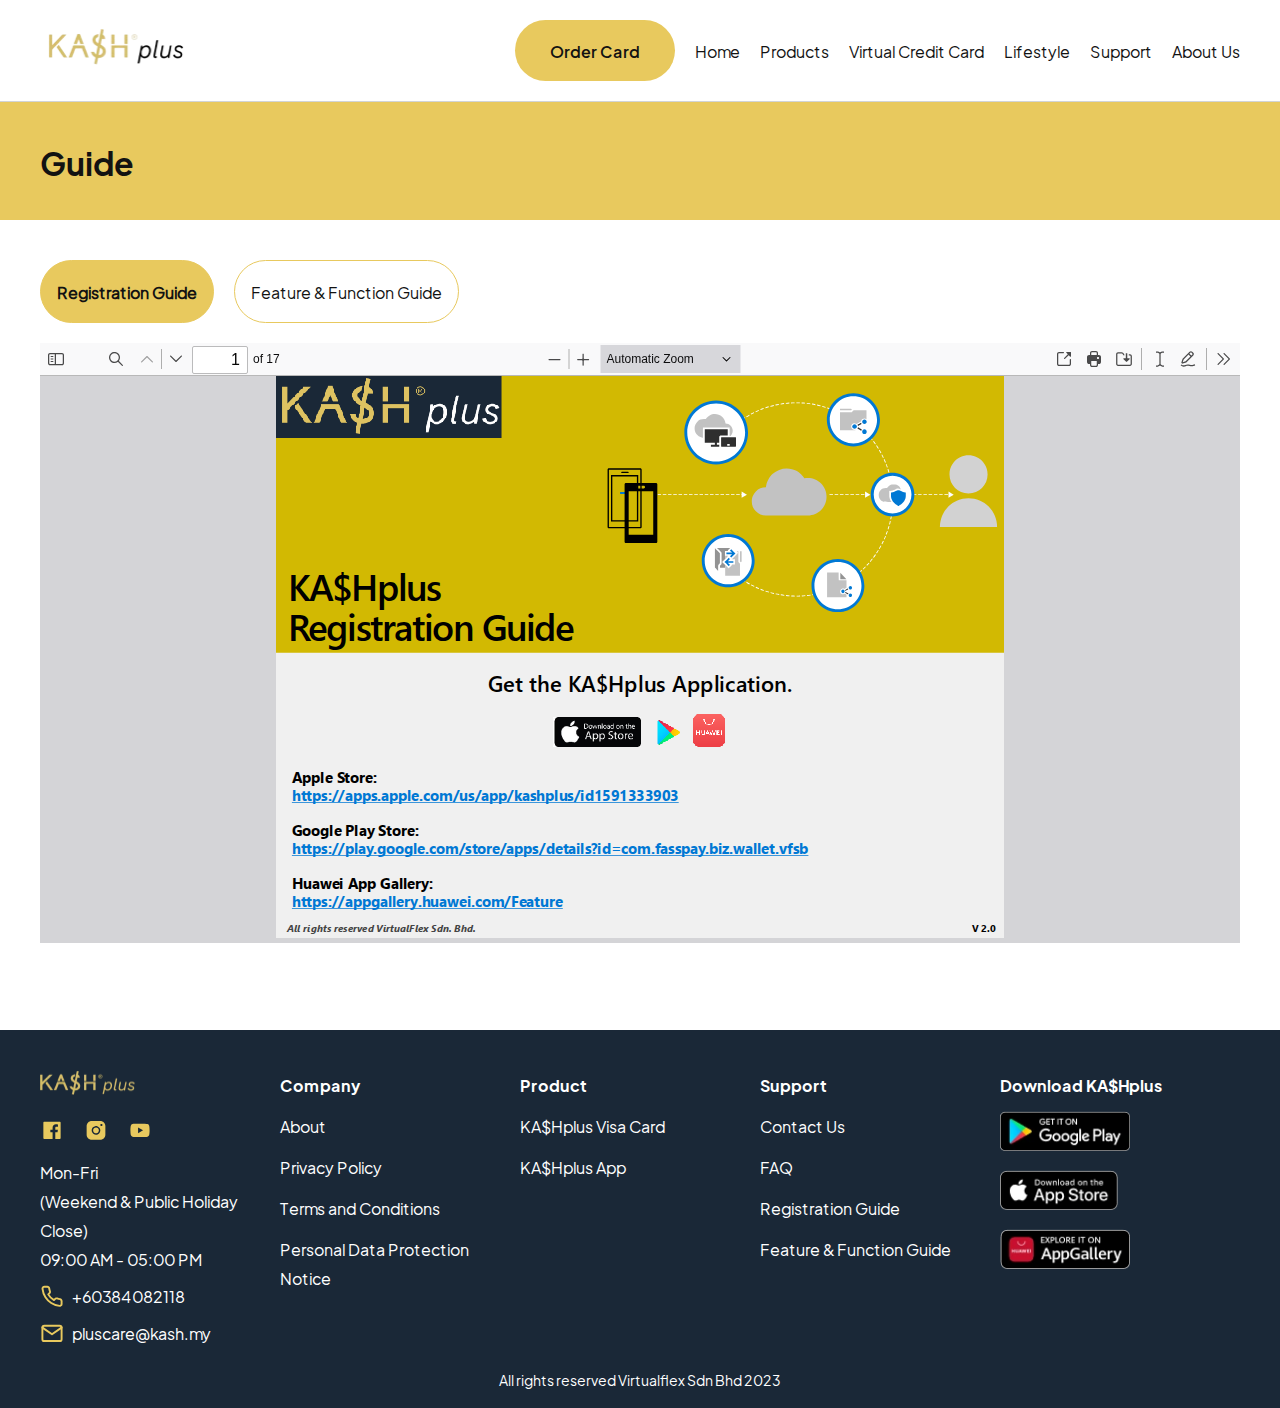
<file: guide.html>
<!DOCTYPE html>
<html lang="en">

<head>
    <meta charset="UTF-8">
    <meta http-equiv="X-UA-Compatible" content="IE=edge">
    <meta name="viewport" content="width=device-width, initial-scale=1.0">
    <meta name="description"
        content="This guide will help you to know how to use KA$Hplus in your device and how to use KA$Hplus Visa Prepaid Card. Guide include how to register, activate card, and detail explanation for other features">
    <meta name="theme-color" content="#E8C95E">
    <meta property="og:type" content="website">
    <meta property="og:url" content="https://main.kashplus.my/guide.html">
    <meta property="og:title" content="User Guide - KA$Hplus">
    <meta property="og:description"
        content="This guide will help you to know how to use KA$Hplus in your device and how to use KA$Hplus Visa Prepaid Card. Guide include how to register, activate card, and detail explanation for other features">
    <meta property="og:image" content="https://main.kashplus.my/assets/images/kashplus-social.png">
    <!-- Twitter -->
    <meta property="twitter:card" content="summary_large_image">
    <meta property="twitter:url" content="https://main.kashplus.my/guide.html">
    <meta property="twitter:title" content="User Guide - KA$Hplus">
    <meta property="twitter:description"
        content="This guide will help you to know how to use KA$Hplus in your device and how to use KA$Hplus Visa Prepaid Card. Guide include how to register, activate card, and detail explanation for other features">
    <meta property="twitter:image" content="https://main.kashplus.my/assets/images/kashplus-social.png">
    <title>User Guide - KA$Hplus</title>
    <link rel="apple-touch-icon" sizes="57x57" href="./assets/images/favicon/apple-icon-57x57.png">
    <link rel="apple-touch-icon" sizes="60x60" href="./assets/images/favicon/apple-icon-60x60.png">
    <link rel="apple-touch-icon" sizes="72x72" href="./assets/images/favicon/apple-icon-72x72.png">
    <link rel="apple-touch-icon" sizes="76x76" href="./assets/images/favicon/apple-icon-76x76.png">
    <link rel="apple-touch-icon" sizes="114x114" href="./assets/images/favicon/apple-icon-114x114.png">
    <link rel="apple-touch-icon" sizes="120x120" href="./assets/images/favicon/apple-icon-120x120.png">
    <link rel="apple-touch-icon" sizes="144x144" href="./assets/images/favicon/apple-icon-144x144.png">
    <link rel="apple-touch-icon" sizes="152x152" href="./assets/images/favicon/apple-icon-152x152.png">
    <link rel="apple-touch-icon" sizes="180x180" href="./assets/images/favicon/apple-icon-180x180.png">
    <link rel="icon" type="image/png" sizes="192x192"  href="./assets/images/favicon/android-icon-192x192.png">
    <link rel="icon" type="image/png" sizes="32x32" href="./assets/images/favicon/favicon-32x32.png">
    <link rel="icon" type="image/png" sizes="96x96" href="./assets/images/favicon/favicon-96x96.png">
    <link rel="icon" type="image/png" sizes="16x16" href="./assets/images/favicon/favicon-16x16.png">
    <link rel="manifest" href="/manifest.json">
    <meta name="msapplication-TileColor" content="#ffffff">
    <meta name="msapplication-TileImage" content="/ms-icon-144x144.png">
    <link rel="stylesheet" href="./assets/css/style.css">
    <style>
        iframe {
            width: 100%
        }

        @media (max-width:767px) {
            .tab {
                flex-wrap: wrap;
                row-gap: 16px
            }

            .tab button {
                width: 100%;
                text-align: center
            }
        }
    </style>
</head>

<body>
    <!-- START NAVBAR -->
    <nav class="flex items-center justify-between px-40 py-20">
        <a href="index.html">
            <img src="./assets/images/kashplus-logo.webp" alt="KA$Hplus Logo" width="150" height="42">
        </a>

        <ul class="flex flex-wrap items-center col-gap-20 row-gap-16">
            <li>
                <a href="https://weborder.kashplus.my/?channel_id=kashplus_web_header"
                    class="order-card inline-block px-16 py-16 bg-primary-main decoration-none text-neutral-100 font-600 rounded-80 text-center">Order
                    Card</a>
            </li>

            <li>
                <a href="index.html" class="decoration-none text-neutral-100">Home</a>
            </li>

            <li>
                <a href="product.html" class="decoration-none text-neutral-100">Products</a>
            </li>

            <li>
                <a href="virtual-credit-card.html" class="decoration-none text-neutral-100">Virtual Credit Card</a>
            </li>

            <li>
                <a href="lifestyle.html" class="decoration-none text-neutral-100">Lifestyle</a>
            </li>

            <li>
                <a href="contact-us.html" class="decoration-none text-neutral-100">Support</a>
            </li>

            <li>
                <a href="about-us.html" class="decoration-none text-neutral-100">About Us</a>
            </li>
        </ul>

        <button class="menu">
            <img src="./assets/images/icons/menu.svg" alt="Menu Icon" width="24" height="24">
        </button>
    </nav>
    <!-- END NAVBAR -->

    <!-- START HEADER -->
    <section class="header px-40 py-40 bg-primary-main">
        <h1 class="text-3xl font-700">Guide</h1>
    </section>
    <!-- END HEADER -->

    <!-- START TAB BUTTOn -->
    <section class="tab flex col-gap-20 items-center mt-40 px-40">
        <button type="button" id="register" class="tab-button active">Registration Guide</button>
        <button type="button" id="feature" class="tab-button">Feature & Function Guide</button>
    </section>
    <!-- END TAB BUTTOn -->

    <!-- START TAB CONTAINER -->
    <section class="tab-container mt-20 px-40">
        <div id="register" class="tab-content active">
            <iframe src="./assets/pdf-js/web/viewer.html?file=/assets/files/RG.pdf" frameborder="0" width="1000"
                height="600"></iframe>
        </div>

        <div id="feature" class="tab-content">
            <!-- <object data="./assets/files/FFG.pdf" type="application/pdf" width="1000" height="600"></object>
             -->

            <iframe src="./assets/pdf-js/web/viewer.html?file=/assets/files/FFG.pdf" frameborder="0" width="1000"
                height="600"></iframe>
        </div>
    </section>
    <!-- END TAB CONTAINER -->

    <!-- START FOOTER -->
    <footer class="mt-80 bg-secondary-main px-40 py-40 text-neutral-10">
        <div class="list flex flex-wrap col-gap-20 row-gap-16">
            <div class="item">
                <a href="index.html">
                    <img src="./assets/images/logo-gold.webp" alt="KA$Hplus Logo" width="95" height="25">
                </a>

                <div class="mt-16 flex col-gap-20">
                    <a href="https://www.facebook.com/kashplusmyofficial" aria-label="Facebook">
                        <img src="./assets/images/icons/facebook-gold.svg" alt="Facebook" width="24" height="24">
                    </a>

                    <a href="https://www.instagram.com/kashplus.my/" aria-label="Instagram">
                        <img src="./assets/images/icons/ig-gold.svg" alt="Instagram" width="24" height="24">
                    </a>

                    <a href="https://www.youtube.com/channel/UC6cmbsnDnoXpuXkqfDrKEjg" aria-label="Youtube">
                        <img src="./assets/images/icons/youtube-gold.svg" alt="Youtube" width="24" height="24">
                    </a>
                </div>

                <p class="mt-8">
                    Mon-Fri
                    <br />
                    (Weekend & Public Holiday Close)
                    <br />
                    09:00 AM - 05:00 PM
                </p>
                <div class="flex items-center col-gap-8 mt-8">
                    <img src="./assets/images/icons/phone-icon.svg" alt="Phone" width="24" height="24">

                    <a href="tel:+60384082118" class="decoration-none text-neutral-10">+60384082118</a>
                </div>

                <div class="flex items-center col-gap-8 mt-8">
                    <img src="./assets/images/icons/email.svg" alt="Phone" width="24" height="24">

                    <a href="mailto:pluscare@kash.my" class="decoration-none text-neutral-10">pluscare@kash.my</a>
                </div>

            </div>

            <div class="item">
                <p class="font-700">Company</p>

                <div class="mt-12 flex flex-col row-gap-12">
                    <a href="about-us.html">About</a>
                    <a href="privacy-policy.html">Privacy Policy</a>
                    <a href="terms.html">Terms and Conditions</a>
                    <a href="./assets/files/PDPN-BNM.pdf">Personal Data Protection Notice</a>
                </div>
            </div>

            <div class="item">
                <p class="font-700">Product</p>

                <div class="mt-12 flex flex-col row-gap-12">
                    <a href="product.html#card">KA$Hplus Visa Card</a>
                    <a href="product.html#app">KA$Hplus App</a>
                </div>
            </div>

            <div class="item">
                <p class="font-700">Support</p>

                <div class="mt-12 flex flex-col row-gap-12">
                    <a href="contact-us.html">Contact Us</a>
                    <a href="faq.html">FAQ</a>
                    <a href="guide.html#register">Registration Guide</a>
                    <a href="guide.html#feature">Feature & Function Guide</a>
                </div>
            </div>

            <div class="item">
                <p class="font-700">Download KA$Hplus</p>

                <div class="mt-12 flex flex-col row-gap-12">
                    <a href="https://play.google.com/store/apps/details?id=com.fasspay.biz.wallet.vfsb&hl=en_US&gl=US">
                        <img src="./assets/images/play-store.webp" alt="Google Play Store" width="130" height="40">
                    </a>

                    <a href="https://apps.apple.com/us/app/kashplus/id1591333903">
                        <img src="./assets/images/app-store.webp" alt="Apple App Store" width="118" height="40">
                    </a>

                    <a href="https://appgallery.huawei.com/app/C105993177">
                        <img src="./assets/images/huawei.webp" alt="Huawei" width="130" height="40">
                    </a>
                </div>
            </div>
        </div>

        <p class="text-sm text-center mt-20">All rights reserved Virtualflex Sdn Bhd 2023</p>
    </footer>
    <!-- END FOOTER -->

    <script>
        // GET URL
        let url = window.location.href.split('#')[1];

        if (document.querySelector(`button#${url}`) !== null || document.querySelector(`.tab-button#${url}`) !== null) {
            if (url === 'feature') {
                document.querySelector('button#register').classList.remove('active')
            }

            document.querySelector(`button#${url}`).classList.add('active')
            document.querySelector(`.tab-content#${url}`).classList.add('active')
        }

        // CHANGE TAB
        document.querySelectorAll('.tab-button').forEach(element => {
            element.addEventListener('click', function () {
                let id = element.getAttribute('id');

                document.querySelectorAll('.tab-button').forEach(button => { button.classList.remove('active') });
                document.querySelectorAll('.tab-content').forEach(tabContent => { tabContent.classList.remove('active') });

                element.classList.add('active');
                document.querySelector(`div#${id}`).classList.add('active');
            })
        });

        // SHOW HIDE MENU
        document.querySelector('.menu').addEventListener('click', function () {
            let navMenu = document.querySelector('nav ul');

            navMenu.classList.contains('show') ? navMenu.classList.remove('show') : navMenu.classList.add('show');
        });
    </script>

    <!-- Hotjar Tracking Code for kashplus -->
    <script>
        (function (h, o, t, j, a, r) {
            h.hj = h.hj || function () { (h.hj.q = h.hj.q || []).push(arguments) };
            h._hjSettings = { hjid: 3472503, hjsv: 6 };
            a = o.getElementsByTagName('head')[0];
            r = o.createElement('script'); r.async = 1;
            r.src = t + h._hjSettings.hjid + j + h._hjSettings.hjsv;
            a.appendChild(r);
        })(window, document, 'https://static.hotjar.com/c/hotjar-', '.js?sv=');
    </script>
</body>

</html>
</file>
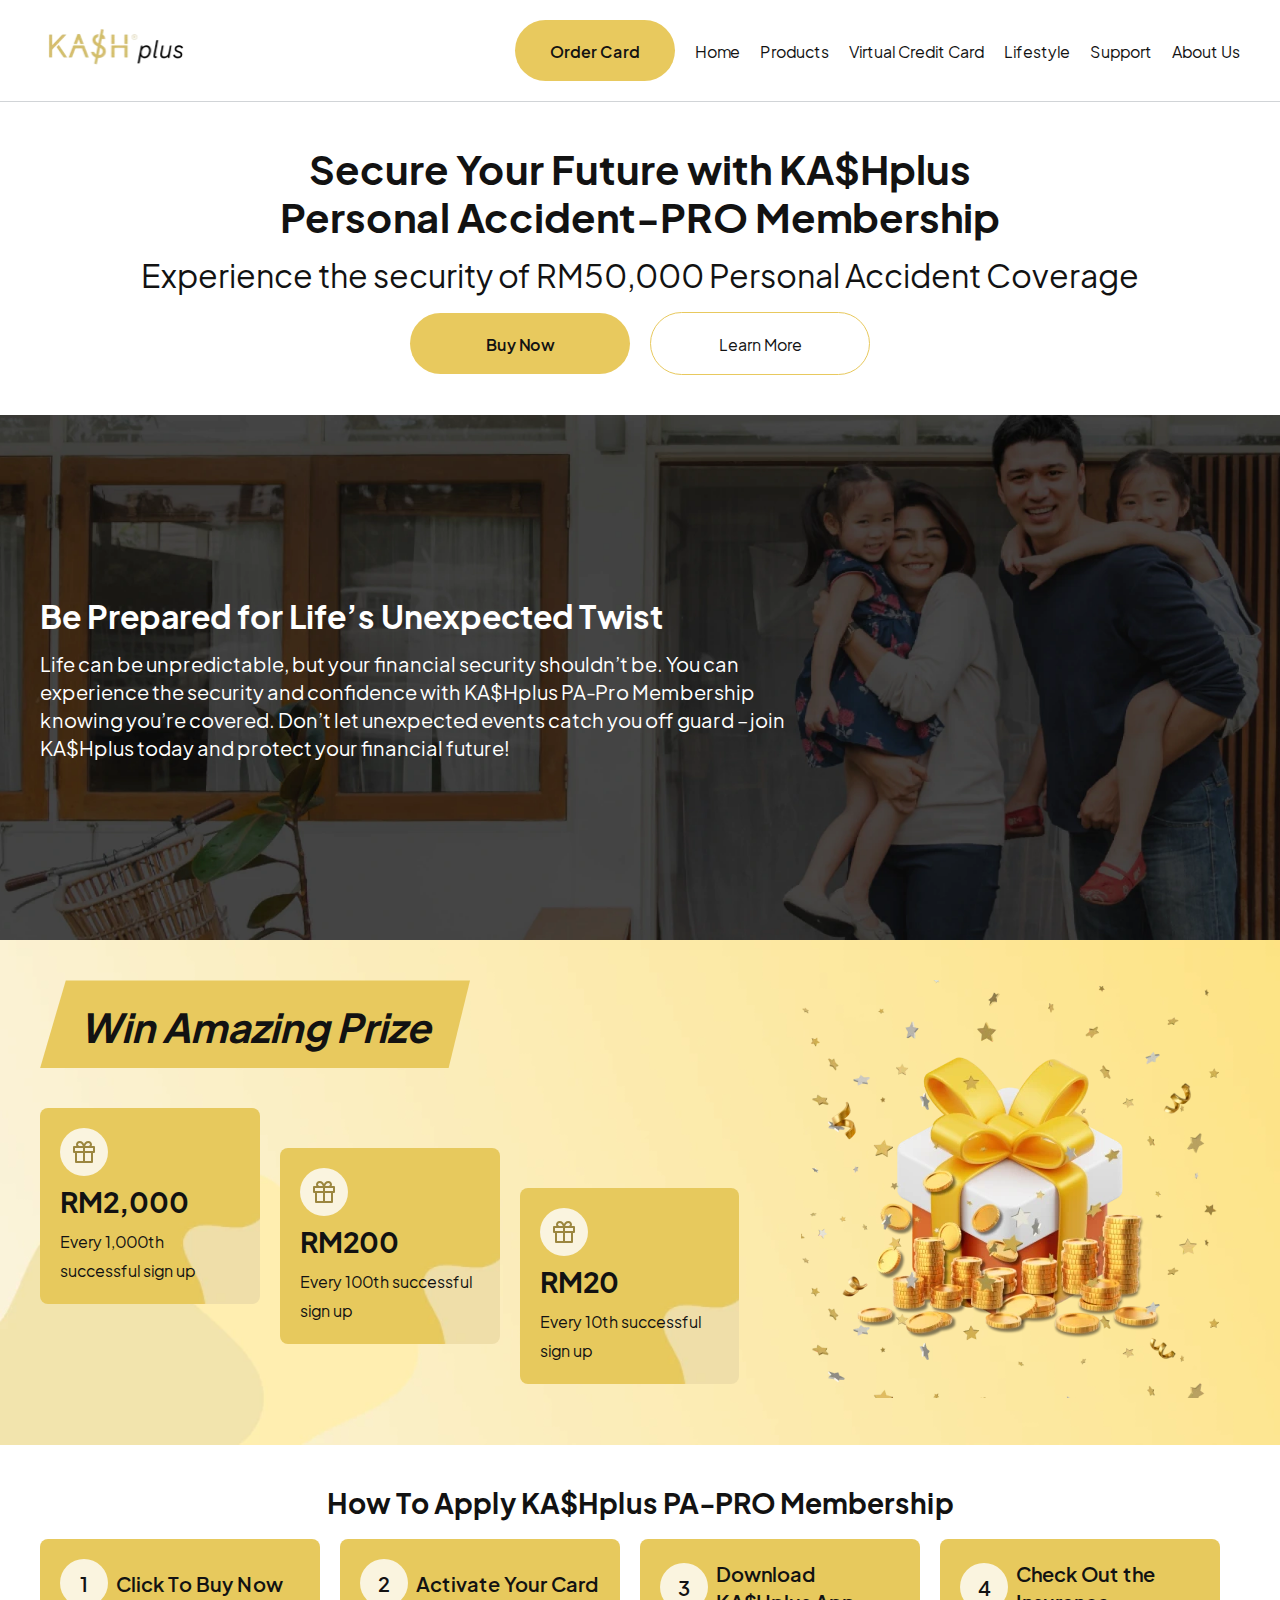
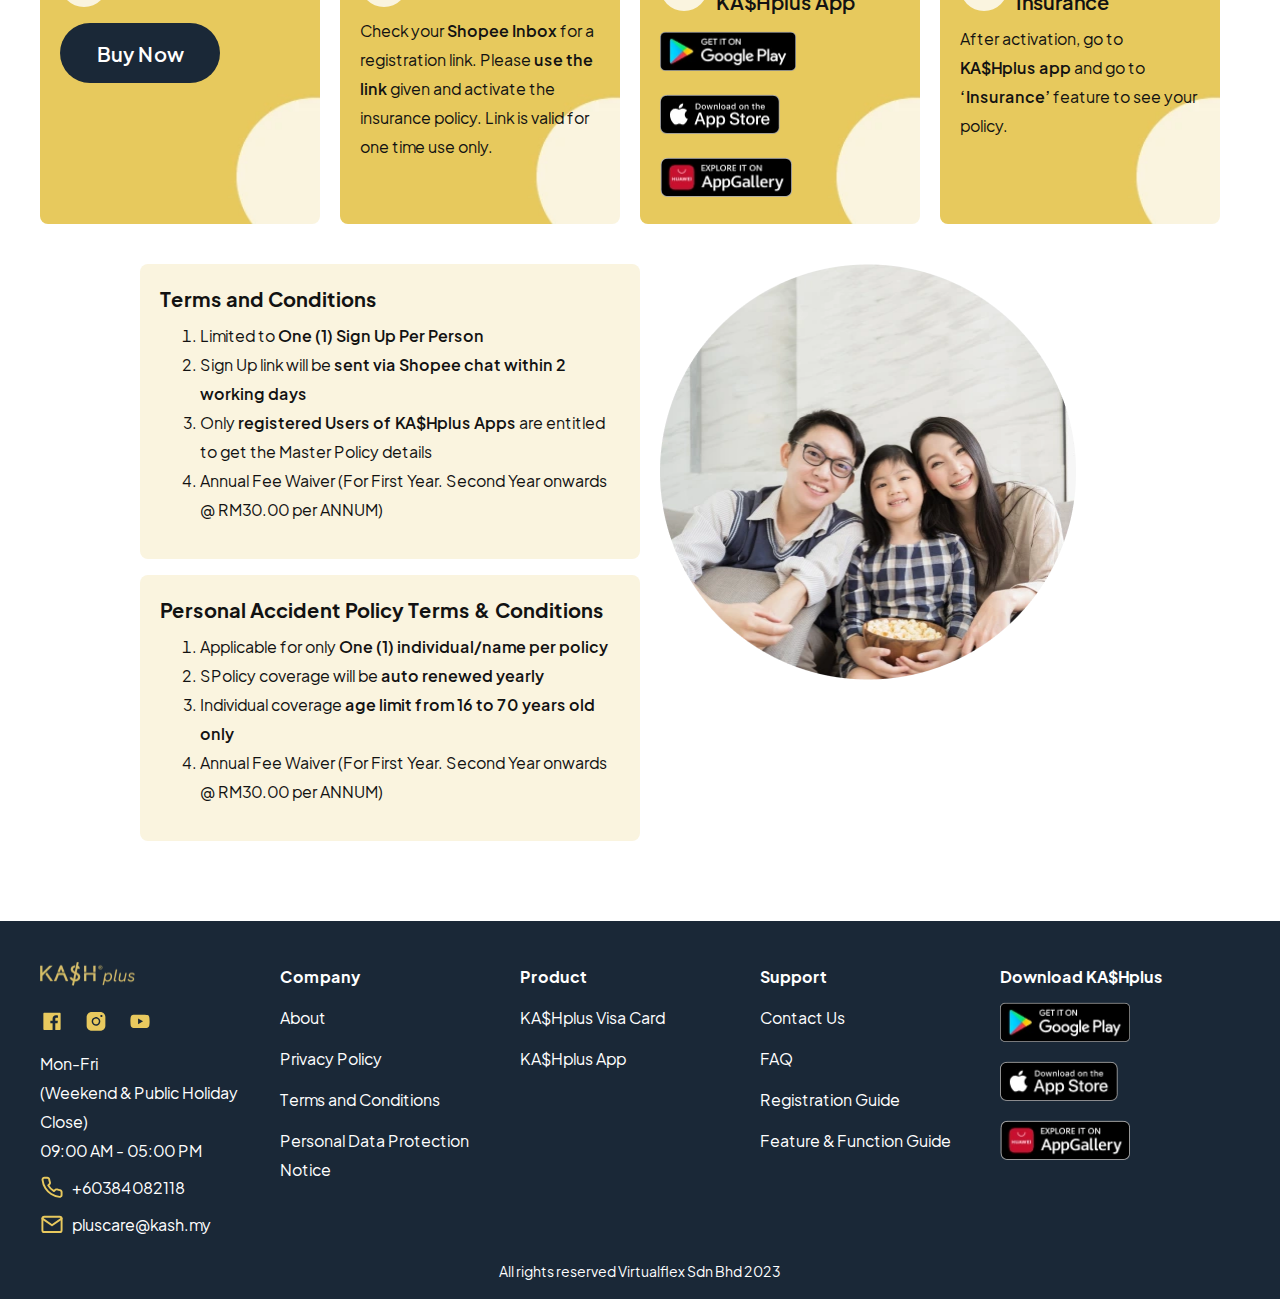
<file: insurance.html>
<!DOCTYPE html>
<html lang="en">

<head>
    <meta charset="UTF-8">
    <meta http-equiv="X-UA-Compatible" content="IE=edge">
    <meta name="viewport" content="width=device-width, initial-scale=1.0">
    <meta name="description"
        content="Protect Yourself and Your Loved Ones With KA$Hplus Personal Accident / Pro. Buy KA$Hplus Visa Prepaid Card, Activate The Card, And You Will Get Protection From KA$Hplus">
    <meta name="theme-color" content="#E8C95E">

    <!-- OPEN GRAPH FACEBOOK-->
    <meta property="og:type" content="website">
    <meta property="og:url" content="https://main.kashplus.my/insurance.html">
    <meta property="og:title" content="KA$Hplus Personal Accident / Pro - KA$Hplus">
    <meta property="og:description"
        content="Protect Yourself and Your Loved Ones With KA$Hplus Personal Accident / Pro. Buy KA$Hplus Visa Prepaid Card, Activate The Card, And You Will Get Protection From KA$Hplus">
    <meta property="og:site_name" content="KA$Hplus Personal Accident - Pro - KA$Hplus">
    <meta property="og:image" content="https://main.kashplus.my/assets/images/kashplus-social.png">

    <!-- OPEN GRAPH TWITTER-->
    <meta property="twitter:card" content="summary_large_image">
    <meta property="twitter:url" content="https://main.kashplus.my/insurance.html">
    <meta property="twitter:title" content="KA$Hplus Personal Accident / Pro - KA$Hplus">
    <meta property="twitter:description"
        content="Protect Yourself and Your Loved Ones With KA$Hplus Personal Accident / Pro. Buy KA$Hplus Visa Prepaid Card, Activate The Card, And You Will Get Protection From KA$Hplus">
    <meta property="twitter:image" content="https://main.kashplus.my/assets/images/kashplus-social.png">
    <title>KA$Hplus Personal Accident / Pro - KA$Hplus</title>
    <link rel="apple-touch-icon" sizes="57x57" href="./assets/images/favicon/apple-icon-57x57.png">
    <link rel="apple-touch-icon" sizes="60x60" href="./assets/images/favicon/apple-icon-60x60.png">
    <link rel="apple-touch-icon" sizes="72x72" href="./assets/images/favicon/apple-icon-72x72.png">
    <link rel="apple-touch-icon" sizes="76x76" href="./assets/images/favicon/apple-icon-76x76.png">
    <link rel="apple-touch-icon" sizes="114x114" href="./assets/images/favicon/apple-icon-114x114.png">
    <link rel="apple-touch-icon" sizes="120x120" href="./assets/images/favicon/apple-icon-120x120.png">
    <link rel="apple-touch-icon" sizes="144x144" href="./assets/images/favicon/apple-icon-144x144.png">
    <link rel="apple-touch-icon" sizes="152x152" href="./assets/images/favicon/apple-icon-152x152.png">
    <link rel="apple-touch-icon" sizes="180x180" href="./assets/images/favicon/apple-icon-180x180.png">
    <link rel="icon" type="image/png" sizes="192x192"  href="./assets/images/favicon/android-icon-192x192.png">
    <link rel="icon" type="image/png" sizes="32x32" href="./assets/images/favicon/favicon-32x32.png">
    <link rel="icon" type="image/png" sizes="96x96" href="./assets/images/favicon/favicon-96x96.png">
    <link rel="icon" type="image/png" sizes="16x16" href="./assets/images/favicon/favicon-16x16.png">
    <link rel="manifest" href="/manifest.json">
    <meta name="msapplication-TileColor" content="#ffffff">
    <meta name="msapplication-TileImage" content="/ms-icon-144x144.png">
    <link rel="stylesheet" href="./assets/css/style.css">
    <style>
        .how-to .item .step .number,.prize .item .icon{width:48px;height:48px;border-radius:50%}.hero a{width:220px}#description{background:url('./assets/images/bg-insurance.webp') center center/cover no-repeat;min-height:525px}#description .text{max-width:800px}.prize{background:url('./assets/images/backgrounds/bg-prize.webp') 0 0/cover no-repeat}.prize .content{width:calc(60%)}.prize .image{width:calc(40% - 20px);text-align:center}.prize .image img{margin-left:auto;margin-right:auto}.prize .content .title{clip-path:polygon(6% 0,100% 0,95% 100%,0 100%);padding:20px 40px}.prize .item{width:calc(33.3% - 20px);background:url('./assets/images/bg-prize-insurance.webp') 0 0/cover no-repeat}.prize .item:nth-child(2){margin-top:40px}.prize .item:last-child{margin-top:80px}.how-to .item{width:calc(25% - 20px);background:url('./assets/images/backgrounds/bg-apply-insurance.webp') 0 0/cover no-repeat;border-radius:8px}.how-to .item .step .number{flex-shrink:0}.how-to .item:first-child a{width:160px;text-align:center}.tnc .content{width:calc(100% - 500px)}@media (min-width:768px) and (max-width:992px){.prize .content,.prize .image{width:100%}.prize .image{text-align:center}.prize .image img{display:inline-block}.how-to .item,.tnc .content,.tnc .image{width:calc(50% - 20px)}.tnc{padding-left:20px;padding-right:20px}.tnc .image img{width:100%;height:auto}}@media (max-width:767px){.hero h1.text-4xl,.prize h2.text-4xl{font-size:24px}.hero p.text-3xl{font-size:16px}.prize div.mt-40{margin-top:16px}.how-to .item,.prize .item,.tnc .content,.tnc .image{width:100%}.prize .item:last-child,.prize .item:nth-child(2){margin-top:0}.prize .image img,.tnc .image img{width:100%;height:auto}.tnc{padding-left:20px;padding-right:20px}.tnc .image{order:1}.tnc .content{order:2}}
    </style>
</head>

<body>
    <!-- START NAVBAR -->
    <nav class="flex items-center justify-between px-40 py-20">
        <a href="index.html" title="KA$Hplus Logo">
            <img src="./assets/images/kashplus-logo.webp" alt="KA$Hplus Logo" width="150" height="42">
        </a>

        <ul class="flex flex-wrap items-center col-gap-20 row-gap-16">
            <li>
                <a href="https://weborder.kashplus.my/?channel_id=kashplus_web_header"
                    class="order-card inline-block px-16 py-16 bg-primary-main decoration-none text-neutral-100 font-600 rounded-80 text-center"
                    title="Order Card">Order
                    Card</a>
            </li>

            <li>
                <a href="index.html" class="decoration-none text-neutral-100" title="Home">Home</a>
            </li>

            <li>
                <a href="product.html" class="decoration-none text-neutral-100" title="Products">Products</a>
            </li>

            <li>
                <a href="virtual-credit-card.html" class="decoration-none text-neutral-100" title="Virtual Credit Card">Virtual Credit Card</a>
            </li>

            <li>
                <a href="lifestyle.html" class="decoration-none text-neutral-100" title="Lifestyle">Lifestyle</a>
            </li>

            <li>
                <a href="contact-us.html" class="decoration-none text-neutral-100" title="Support">Support</a>
            </li>

            <li>
                <a href="about-us.html" class="decoration-none text-neutral-100" title="About Us">About Us</a>
            </li>
        </ul>

        <button class="menu">
            <img src="./assets/images/icons/menu.svg" alt="Menu Icon" width="24" height="24">
        </button>
    </nav>
    <!-- END NAVBAR -->

    <!-- START HERO -->
    <section class="hero px-40 text-center mt-40">
        <h1 class="text-4xl font-700">
            Secure Your Future with KA$Hplus
            <br />
            Personal Accident-PRO Membership
        </h1>

        <p class="mt-16 text-3xl">Experience the security of RM50,000 Personal Accident Coverage</p>

        <div class="mt-20 flex col-gap-20 justify-center items-center">
            <a href="https://shopee.com.my/product/233626701/23240848074" title="Buy KA$Hplus Visa Prepaid Card"
                class="inline-block px-20 py-16 rounded-80 bg-primary-main decoration-none text-neutral-100 font-600">Buy
                Now</a>

            <a href="#description"
                class="inline-block px-20 py-16 rounded-80 border-1-solid border-primary-main decoration-none text-neutral-100">Learn
                More</a>
        </div>
    </section>
    <!-- END HERO -->

    <!-- START DESCRIPTION -->
    <section id="description" class="mt-40 px-40 py-40 flex items-center">
        <div class="text">
            <h2 class="text-3xl font-700 text-neutral-10">Be Prepared for Life’s Unexpected Twist</h2>

            <p class="mt-16 text-lg text-neutral-10">Life can be unpredictable, but your financial security shouldn’t
                be. You can experience the security and confidence with KA$Hplus PA-Pro Membership knowing you’re
                covered. Don’t let unexpected events catch you off guard – join KA$Hplus today and protect your
                financial future!</p>
        </div>
    </section>
    <!-- END DESCRIPTION -->

    <!-- START PRIZE-->
    <section class="prize px-40 py-40 flex flex-wrap col-gap-20 row-gap-16">
        <div class="content">
            <div class="title bg-primary-main inline-block">
                <h2 class="font-700 text-4xl"><i>Win Amazing Prize</i></h2>
            </div>

            <div class="mt-40 flex flex-wrap col-gap-20 row-gap-16 items-start">
                <div class="item rounded-8 px-20 py-20">
                    <div class="icon flex items-center justify-center bg-primary-surface">
                        <img src="./assets/images/icons/gift-press.svg" alt="Icon" width="24" height="24">
                    </div>

                    <p class="mt-8 text-2xl font-700">RM2,000</p>
                    <p class="mt-8">Every 1,000th successful sign up</p>
                </div>

                <div class="item rounded-8 px-20 py-20">
                    <div class="icon flex items-center justify-center bg-primary-surface">
                        <img src="./assets/images/icons/gift-press.svg" alt="Icon" width="24" height="24">
                    </div>

                    <p class="mt-8 text-2xl font-700">RM200</p>
                    <p class="mt-8">Every 100th successful sign up</p>
                </div>

                <div class="item rounded-8 px-20 py-20">
                    <div class="icon flex items-center justify-center bg-primary-surface">
                        <img src="./assets/images/icons/gift-press.svg" alt="Icon" width="24" height="24">
                    </div>

                    <p class="mt-8 text-2xl font-700">RM20</p>
                    <p class="mt-8">Every 10th successful sign up</p>
                </div>
            </div>
        </div>

        <div class="image">
            <img src="./assets/images/insurance-reward.webp" alt="Reward Illustration" width="418" height="418">
        </div>
    </section>
    <!-- END PRIZE-->

    <!-- START HOW TO-->
    <section class="how-to mt-40 px-40">
        <h2 class="text-center text-2xl font-700">How To Apply KA$Hplus PA-PRO Membership</h2>

        <div class="list mt-20 flex flex-wrap col-gap-20 row-gap-16">
            <div class="item px-20 py-20">
                <div class="step flex col-gap-8 items-center text-lg font-600">
                    <div class="number bg-primary-surface flex items-center justify-center">1</div>

                    <h3 class="text-lg">Click To Buy Now</h3>
                </div>

                <a href="https://shopee.com.my/product/233626701/23240848074"
                    class="inline-block mt-16 px-20 py-16 rounded-80 decoration-none bg-secondary-main text-neutral-10 font-600 text-lg"
                    title="Buy Now">Buy Now</a>
            </div>

            <div class="item px-20 py-20">
                <div class="step flex col-gap-8 items-center text-lg font-600">
                    <div class="number bg-primary-surface flex items-center justify-center">2</div>

                    <h3 class="text-lg">Activate Your Card</h3>
                </div>

                <p class="mt-8">
                    Check your <span class="font-600">Shopee Inbox</span> for a registration link. Please <span
                        class="font-600">use the link</span> given and activate the insurance policy. <span
                        class="font-60">Link is valid for one time use only</span>.
                </p>
            </div>

            <div class="item px-20 py-20">
                <div class="step flex col-gap-8 items-center text-lg font-600">
                    <div class="number bg-primary-surface flex items-center justify-center">3</div>

                    <h3 class="text-lg">Download KA$Hplus App</h3>
                </div>

                <div class="mt-16 flex flex-col row-gap-16">
                    <a href="https://play.google.com/store/apps/details?id=com.fasspay.biz.wallet.vfsb&hl=en_US&gl=US"
                        title="Google Play Store">
                        <img src="./assets/images/play-store.webp" alt="Google Play Store" width="136" height="40">
                    </a>

                    <a href="https://apps.apple.com/us/app/kashplus/id1591333903" title="Apple App Store">
                        <img src="./assets/images/app-store.webp" alt="Apple App Store" width="120" height="40">
                    </a>

                    <a href="https://appgallery.huawei.com/app/C105993177" title="Huawei World">
                        <img src="./assets/images/huawei.webp" alt="Huawei World" width="132" height="40">
                    </a>
                </div>
            </div>

            <div class="item px-20 py-20">
                <div class="step flex col-gap-8 items-center text-lg font-600">
                    <div class="number bg-primary-surface flex items-center justify-center">4</div>

                    <h3 class="text-lg">Check Out the Insurance</h3>
                </div>

                <p class="mt-8">
                    After activation, go to  <span class="font-600">KA$Hplus app</span> and go to <span
                        class="font-600">‘Insurance’</span> feature to see your policy.
                </p>
            </div>
        </div>
    </section>
    <!-- END HOW TO-->

    <!-- START TNC -->
    <section class="tnc w-1000 mt-40 flex flex-wrap col-gap-20 row-gap-16">
        <div class="content flex flex-col row-gap-16">
            <div class="bg-primary-surface px-20 py-20 rounded-8">
                <h2 class="text-lg font-700">Terms and Conditions</h2>

                <ol class="mt-8">
                    <li>Limited to <span class="font-600">One (1) Sign Up Per Person</span></li>
                    <li>Sign Up link will be <span class="font-600">sent via Shopee chat within 2 working days</span></li>
                    <li>Only <span class="font-600">registered Users of KA$Hplus Apps</span> are entitled to get the Master Policy details</li>
                    <li>Annual Fee Waiver (For First Year. Second Year onwards @ RM30.00 per ANNUM)</li>
                </ol>
            </div>

            <div class="bg-primary-surface px-20 py-20 rounded-8">
                <h2 class="text-lg font-700">Personal Accident Policy Terms & Conditions</h2>

                <ol class="mt-8">
                    <li>Applicable for only <span class="font-600">One (1) individual/name per policy</span></li>
                    <li>SPolicy coverage will be <span class="font-600">auto renewed yearly</span></li>
                    <li>Individual coverage <span class="font-600">age limit from 16 to 70 years old only</span></li>
                    <li>Annual Fee Waiver (For First Year. Second Year onwards @ RM30.00 per ANNUM)</li>
                </ol>
            </div>
        </div>
        <div class="image">
            <img src="./assets/images/tnc-prize-image.webp" alt="Terms and Conditions" width="416" height="416">
        </div>
    </section>
    <!-- END TNC -->

    <!-- START FOOTER -->
    <footer class="mt-80 bg-secondary-main px-40 py-40 text-neutral-10">
        <div class="list flex flex-wrap col-gap-20 row-gap-16">
            <div class="item">
                <a href="index.html">
                    <img src="./assets/images/logo-gold.webp" alt="KA$Hplus Logo" width="95" height="25">
                </a>

                <div class="mt-16 flex col-gap-20">
                    <a href="https://www.facebook.com/kashplusmyofficial" aria-label="Facebook">
                        <img src="./assets/images/icons/facebook-gold.svg" alt="Facebook" width="24" height="24">
                    </a>

                    <a href="https://www.instagram.com/kashplus.my/" aria-label="Instagram">
                        <img src="./assets/images/icons/ig-gold.svg" alt="Instagram" width="24" height="24">
                    </a>

                    <a href="https://www.youtube.com/channel/UC6cmbsnDnoXpuXkqfDrKEjg" aria-label="Youtube">
                        <img src="./assets/images/icons/youtube-gold.svg" alt="Youtube" width="24" height="24">
                    </a>
                </div>

                <p class="mt-8">
                    Mon-Fri
                    <br />
                    (Weekend & Public Holiday Close)
                    <br />
                    09:00 AM - 05:00 PM
                </p>
                <div class="flex items-center col-gap-8 mt-8">
                    <img src="./assets/images/icons/phone-icon.svg" alt="Phone" width="24" height="24">

                    <a href="tel:+60384082118" class="decoration-none text-neutral-10">+60384082118</a>
                </div>

                <div class="flex items-center col-gap-8 mt-8">
                    <img src="./assets/images/icons/email.svg" alt="Phone" width="24" height="24">

                    <a href="mailto:pluscare@kash.my" class="decoration-none text-neutral-10">pluscare@kash.my</a>
                </div>

            </div>

            <div class="item">
                <p class="font-700">Company</p>

                <div class="mt-12 flex flex-col row-gap-12">
                    <a href="about-us.html">About</a>
                    <a href="privacy-policy.html">Privacy Policy</a>
                    <a href="terms.html">Terms and Conditions</a>
                    <a href="./assets/files/PDPN-BNM.pdf">Personal Data Protection Notice</a>
                </div>
            </div>

            <div class="item">
                <p class="font-700">Product</p>

                <div class="mt-12 flex flex-col row-gap-12">
                    <a href="product.html#card">KA$Hplus Visa Card</a>
                    <a href="product.html#app">KA$Hplus App</a>
                </div>
            </div>

            <div class="item">
                <p class="font-700">Support</p>

                <div class="mt-12 flex flex-col row-gap-12">
                    <a href="contact-us.html">Contact Us</a>
                    <a href="faq.html">FAQ</a>
                    <a href="guide.html#register">Registration Guide</a>
                    <a href="guide.html#feature">Feature & Function Guide</a>
                </div>
            </div>

            <div class="item">
                <p class="font-700">Download KA$Hplus</p>

                <div class="mt-12 flex flex-col row-gap-12">
                    <a href="https://play.google.com/store/apps/details?id=com.fasspay.biz.wallet.vfsb&hl=en_US&gl=US">
                        <img src="./assets/images/play-store.webp" alt="Google Play Store" width="130" height="40">
                    </a>

                    <a href="https://apps.apple.com/us/app/kashplus/id1591333903">
                        <img src="./assets/images/app-store.webp" alt="Apple App Store" width="118" height="40">
                    </a>

                    <a href="https://appgallery.huawei.com/app/C105993177">
                        <img src="./assets/images/huawei.webp" alt="Huawei" width="130" height="40">
                    </a>
                </div>
            </div>
        </div>

        <p class="text-sm text-center mt-20">All rights reserved Virtualflex Sdn Bhd 2023</p>
    </footer>
    <!-- END FOOTER -->

    <script>
        // SHOW HIDE MENU
        document.querySelector('.menu').addEventListener('click', function () {
            let navMenu = document.querySelector('nav ul');

            navMenu.classList.contains('show') ? navMenu.classList.remove('show') : navMenu.classList.add('show');
        });
    </script>

    <!-- Hotjar Tracking Code for kashplus -->
    <script>
        (function (h, o, t, j, a, r) {
            h.hj = h.hj || function () { (h.hj.q = h.hj.q || []).push(arguments) };
            h._hjSettings = { hjid: 3472503, hjsv: 6 };
            a = o.getElementsByTagName('head')[0];
            r = o.createElement('script'); r.async = 1;
            r.src = t + h._hjSettings.hjid + j + h._hjSettings.hjsv;
            a.appendChild(r);
        })(window, document, 'https://static.hotjar.com/c/hotjar-', '.js?sv=');
    </script>
</body>

</html>
</file>
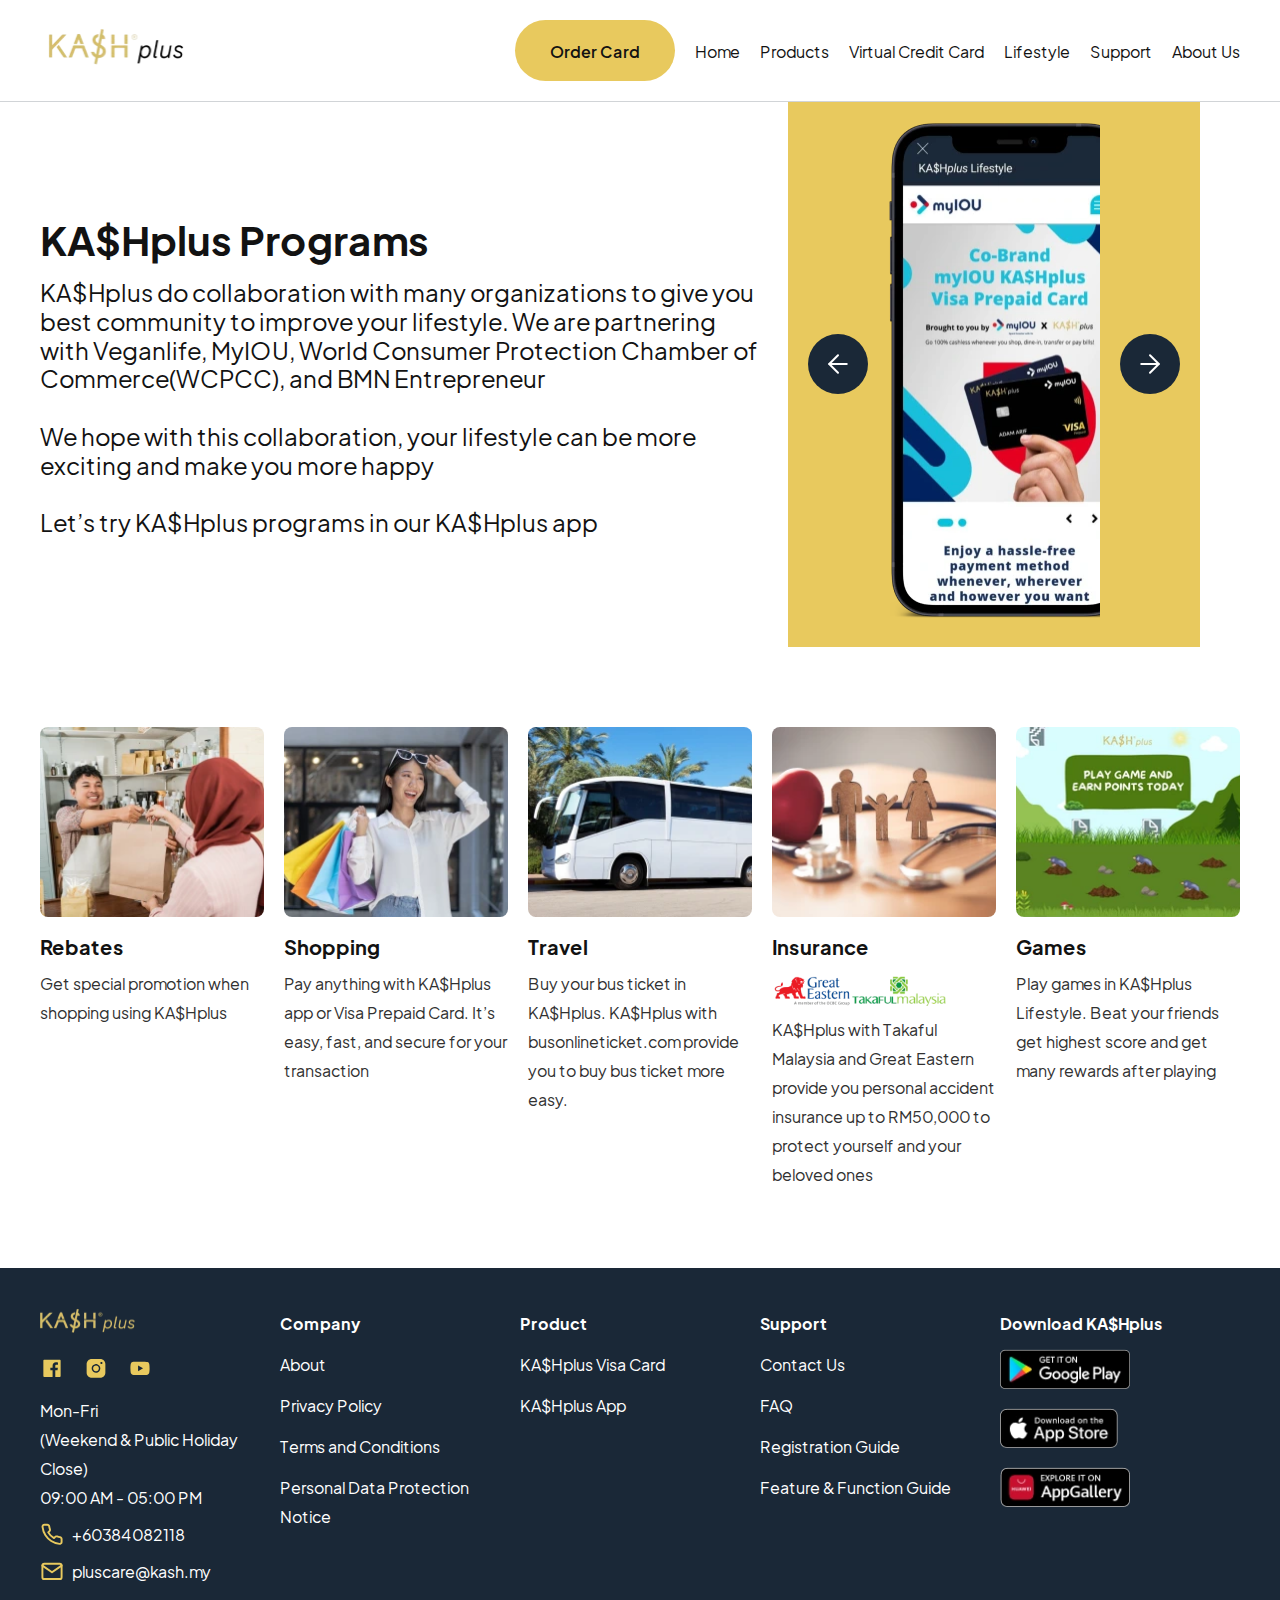
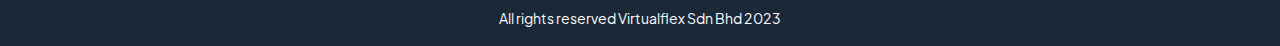
<file: lifestyle.html>
<!DOCTYPE html>
<html lang="en">

<head>
    <meta charset="UTF-8">
    <meta http-equiv="X-UA-Compatible" content="IE=edge">
    <meta name="viewport" content="width=device-width, initial-scale=1.0">
    <meta name="description"
        content="KA$Hplus Programs - KA$Hplus Collab with many organizations to improve your lifestyle. We are partnering with Veganlife, WCPCC, myIOU, and BMN Entrepreneur">
    <meta name="theme-color" content="#E8C95E">
    <!-- OPEN GRAPH FACEBOOK-->
    <meta property="og:type" content="website">
    <meta property="og:url" content="https://main.kashplus.my/lifestyle.html">
    <meta property="og:title" content="KA$Hplus For Your Lifestyle - KA$Hplus">
    <meta property="og:description"
        content="KA$Hplus Programs - KA$Hplus Collab with many organizations to improve your lifestyle. We are partnering with Veganlife, WCPCC, myIOU, and BMN Entrepreneur">
    <meta property="og:site_name" content="KA$Hplus For Your Lifestyle - KA$Hplus">
    <meta property="og:image" content="https://main.kashplus.my/assets/images/kashplus-social.png">
    <!-- OPEN GRAPH TWITTER-->
    <meta property="twitter:card" content="summary_large_image">
    <meta property="twitter:url" content="https://main.kashplus.my/lifestyle.html">
    <meta property="twitter:title" content="KA$Hplus For Your Lifestyle - KA$Hplus">
    <meta property="twitter:description"
        content="KA$Hplus Programs - KA$Hplus Collab with many organizations to improve your lifestyle. We are partnering with Veganlife, WCPCC, myIOU, and BMN Entrepreneur">
    <meta property="twitter:image" content="https://main.kashplus.my/assets/images/kashplus-social.png">
    <title>KA$Hplus For Your Lifestyle - KA$Hplus</title>
    <link rel="apple-touch-icon" sizes="57x57" href="./assets/images/favicon/apple-icon-57x57.png">
    <link rel="apple-touch-icon" sizes="60x60" href="./assets/images/favicon/apple-icon-60x60.png">
    <link rel="apple-touch-icon" sizes="72x72" href="./assets/images/favicon/apple-icon-72x72.png">
    <link rel="apple-touch-icon" sizes="76x76" href="./assets/images/favicon/apple-icon-76x76.png">
    <link rel="apple-touch-icon" sizes="114x114" href="./assets/images/favicon/apple-icon-114x114.png">
    <link rel="apple-touch-icon" sizes="120x120" href="./assets/images/favicon/apple-icon-120x120.png">
    <link rel="apple-touch-icon" sizes="144x144" href="./assets/images/favicon/apple-icon-144x144.png">
    <link rel="apple-touch-icon" sizes="152x152" href="./assets/images/favicon/apple-icon-152x152.png">
    <link rel="apple-touch-icon" sizes="180x180" href="./assets/images/favicon/apple-icon-180x180.png">
    <link rel="icon" type="image/png" sizes="192x192"  href="./assets/images/favicon/android-icon-192x192.png">
    <link rel="icon" type="image/png" sizes="32x32" href="./assets/images/favicon/favicon-32x32.png">
    <link rel="icon" type="image/png" sizes="96x96" href="./assets/images/favicon/favicon-96x96.png">
    <link rel="icon" type="image/png" sizes="16x16" href="./assets/images/favicon/favicon-16x16.png">
    <link rel="manifest" href="/manifest.json">
    <meta name="msapplication-TileColor" content="#ffffff">
    <meta name="msapplication-TileImage" content="/ms-icon-144x144.png">
    <link rel="stylesheet" href="./assets/css/swiper-js.css">
    <link rel="stylesheet" href="./assets/css/style.css">
    <style>
        .hero .caption{width:60%;padding-left:40px}.hero .images{width:calc(40% - 100px)}div[class^=swiper-button]{position:static;width:60px;height:60px;border-radius:50%;background:#1a2837;flex-shrink:0}div[class^=swiper-button]::after{display:none}.feature .item{width:calc(20% - 16px)}.feature .item .main-image{width:100%;height:190px;object-fit:cover}@media (max-width:992px){.hero .caption,.hero .images{width:100%}.hero .images{order:1;display:block}.hero .caption{order:2;padding-left:20px;padding-right:20px}div[class^=swiper-button]{position:absolute}}@media (min-width:768px) and (max-width:992px){.hero .images{padding-left:0;padding-right:0}.feature .item{width:calc(33.3% - 16px)}.swiper-button-prev{left:20px}.swiper-button-next{right:20px}}@media (max-width:767px){.hero .images img{width:50%;height:auto}div[class^=swiper-button]{display:none}.swiper-button-prev{left:10px}.swiper-button-next{right:-20px}.feature .item{width:100%}}
    </style>
</head>

<body>
    <!-- START NAVBAR -->
    <nav class="flex items-center justify-between px-40 py-20">
        <a href="index.html">
            <img src="./assets/images/kashplus-logo.webp" alt="KA$Hplus Logo" width="150" height="42">
        </a>

        <ul class="flex flex-wrap items-center col-gap-20 row-gap-16">
            <li>
                <a href="https://weborder.kashplus.my/?channel_id=kashplus_web_header"
                    class="order-card inline-block px-16 py-16 bg-primary-main decoration-none text-neutral-100 font-600 rounded-80 text-center">Order
                    Card</a>
            </li>

            <li>
                <a href="index.html" class="decoration-none text-neutral-100">Home</a>
            </li>

            <li>
                <a href="product.html" class="decoration-none text-neutral-100">Products</a>
            </li>

            <li>
                <a href="virtual-credit-card.html" class="decoration-none text-neutral-100">Virtual Credit Card</a>
            </li>

            <li>
                <a href="lifestyle.html" class="decoration-none text-neutral-100">Lifestyle</a>
            </li>

            <li>
                <a href="contact-us.html" class="decoration-none text-neutral-100">Support</a>
            </li>

            <li>
                <a href="about-us.html" class="decoration-none text-neutral-100">About Us</a>
            </li>

        </ul>

        <button class="menu">
            <img src="./assets/images/icons/menu.svg" alt="Menu Icon" width="24" height="24">
        </button>
    </nav>
    <!-- END NAVBAR -->

    <!-- START HERO -->
    <section class="hero flex flex-wrap items-center col-gap-20 row-gap-16">
        <div class="caption">
            <h1 class="font-700 text-4xl">KA$Hplus Programs</h1>

            <p class="mt-16 text-xl">
                KA$Hplus do collaboration with many organizations to give you best community to improve your lifestyle.
                We are partnering with Veganlife, MyIOU, World Consumer Protection Chamber of Commerce(WCPCC), and BMN
                Entrepreneur

                <br />
                <br />

                We hope with this collaboration, your lifestyle can be more exciting and make you more happy

                <br />
                <br />

                Let’s try KA$Hplus programs in our KA$Hplus app
            </p>
        </div>

        <div class="images bg-primary-main flex items-center col-gap-20 px-20 py-20">
            <div class="swiper-button-prev">
                <img src="./assets/images/icons/arrow-left-white.svg" alt="icon" width="30" height="30">
            </div>

            <div class="swiper">
                <div class="swiper-wrapper">
                    <div class="swiper-slide text-center">
                        <img src="./assets/images/myiou.webp" alt="MyIOU" width="243" height="498" class="inline-block">
                    </div>

                    <div class="swiper-slide text-center">
                        <img src="./assets/images/wcpcc.webp" alt="WCPCC" width="243" height="498" class="inline-block">
                    </div>

                    <div class="swiper-slide text-center">
                        <img src="./assets/images/veganlife.webp" alt="Veganlife" width="243" height="498"
                            class="inline-block">
                    </div>
                </div>
            </div>

            <div class="swiper-button-next">
                <img src="./assets/images/icons/arrow-right-white.svg" alt="icon" width="30" height="30">
            </div>
        </div>
    </section>
    <!-- END HERO -->

    <!-- START FEATURE -->
    <section class="feature mt-80 flex flex-wrap col-gap-20 row-gap-16 px-40">
        <div class="item">
            <img src="./assets/images/feature-1.webp" alt="Rebates" width="256" height="190"
                class="rounded-8 main-image">

            <div class="mt-8">
                <h2 class="text-lg font-700">Rebates</h2>
                <p class="mt-8 text-neutral-90">Get special promotion when shopping using KA$Hplus</p>
            </div>
        </div>

        <div class="item">
            <img src="./assets/images/feature-2.webp" alt="Shopping" width="256" height="190"
                class="rounded-8 main-image">

            <div class="mt-8">
                <h2 class="text-lg font-700">Shopping</h2>
                <p class="mt-8 text-neutral-90">Pay anything with KA$Hplus app or Visa Prepaid Card. It’s easy, fast,
                    and secure for your transaction</p>
            </div>
        </div>

        <div class="item">
            <img src="./assets/images/feature-3.webp" alt="Shopping" width="256" height="190"
                class="rounded-8 main-image">

            <div class="mt-8">
                <h2 class="text-lg font-700">Travel</h2>
                <p class="mt-8 text-neutral-90">Buy your bus ticket in KA$Hplus. KA$Hplus with busonlineticket.com
                    provide you to buy bus ticket more easy. </p>
            </div>
        </div>

        <div class="item">
            <a href="insurance.html" title="KA$Hplus Personal Accident-PRO">
                <img src="./assets/images/feature-4.webp" alt="Shopping" width="256" height="190" class="rounded-8 main-image">
            </a>

            <div class="mt-8">
                <h2 class="text-lg font-700">
                   <a href="insurance.html" class="text-neutral-100 decoration-none" title="KA$Hplus Personal Accident-PRO">Insurance</a></h2>

                <div class="mt-16 flex items-center col-gap-16">
                    <img src="./assets/images/great-eastern.webp" alt="Great Eastern" width="80" height="30">

                    <img src="./assets/images/takaful-malaysia.webp" alt="Takaful Malaysia" width="94" height="30">
                </div>

                <p class="text-neutral-90 mt-8">KA$Hplus with Takaful Malaysia and Great Eastern provide you personal
                    accident insurance up to RM50,000 to protect yourself and your beloved ones</p>
            </div>
        </div>

        <div class="item">
            <img src="./assets/images/feature-5.webp" alt="Games" width="256" height="190" class="rounded-8 main-image">

            <div class="mt-8">
                <h2 class="text-lg font-700">Games</h2>
                <p class="text-neutral-90 mt-8">Play games in KA$Hplus Lifestyle. Beat your friends get highest score
                    and get many rewards after playing</p>
            </div>
        </div>
    </section>
    <!-- END FEATURE -->

    <!-- START FOOTER -->
    <footer class="mt-80 bg-secondary-main px-40 py-40 text-neutral-10">
        <div class="list flex flex-wrap col-gap-20 row-gap-16">
            <div class="item">
                <a href="index.html">
                    <img src="./assets/images/logo-gold.webp" alt="KA$Hplus Logo" width="95" height="25">
                </a>

                <div class="mt-16 flex col-gap-20">
                    <a href="https://www.facebook.com/kashplusmyofficial" aria-label="Facebook">
                        <img src="./assets/images/icons/facebook-gold.svg" alt="Facebook" width="24" height="24">
                    </a>

                    <a href="https://www.instagram.com/kashplus.my/" aria-label="Instagram">
                        <img src="./assets/images/icons/ig-gold.svg" alt="Instagram" width="24" height="24">
                    </a>

                    <a href="https://www.youtube.com/channel/UC6cmbsnDnoXpuXkqfDrKEjg" aria-label="Youtube">
                        <img src="./assets/images/icons/youtube-gold.svg" alt="Youtube" width="24" height="24">
                    </a>
                </div>

                <p class="mt-8">
                    Mon-Fri
                    <br />
                    (Weekend & Public Holiday Close)
                    <br />
                    09:00 AM - 05:00 PM
                </p>
                <div class="flex items-center col-gap-8 mt-8">
                    <img src="./assets/images/icons/phone-icon.svg" alt="Phone" width="24" height="24">

                    <a href="tel:+60384082118" class="decoration-none text-neutral-10">+60384082118</a>
                </div>

                <div class="flex items-center col-gap-8 mt-8">
                    <img src="./assets/images/icons/email.svg" alt="Phone" width="24" height="24">

                    <a href="mailto:pluscare@kash.my" class="decoration-none text-neutral-10">pluscare@kash.my</a>
                </div>

            </div>

            <div class="item">
                <p class="font-700">Company</p>

                <div class="mt-12 flex flex-col row-gap-12">
                    <a href="about-us.html">About</a>
                    <a href="privacy-policy.html">Privacy Policy</a>
                    <a href="terms.html">Terms and Conditions</a>
                    <a href="./assets/files/PDPN-BNM.pdf">Personal Data Protection Notice</a>
                </div>
            </div>

            <div class="item">
                <p class="font-700">Product</p>

                <div class="mt-12 flex flex-col row-gap-12">
                    <a href="product.html#card">KA$Hplus Visa Card</a>
                    <a href="product.html#app">KA$Hplus App</a>
                </div>
            </div>

            <div class="item">
                <p class="font-700">Support</p>

                <div class="mt-12 flex flex-col row-gap-12">
                    <a href="contact-us.html">Contact Us</a>
                    <a href="faq.html">FAQ</a>
                    <a href="guide.html#register">Registration Guide</a>
                    <a href="guide.html#feature">Feature & Function Guide</a>
                </div>
            </div>

            <div class="item">
                <p class="font-700">Download KA$Hplus</p>

                <div class="mt-12 flex flex-col row-gap-12">
                    <a href="https://play.google.com/store/apps/details?id=com.fasspay.biz.wallet.vfsb&hl=en_US&gl=US">
                        <img src="./assets/images/play-store.webp" alt="Google Play Store" width="130" height="40">
                    </a>

                    <a href="https://apps.apple.com/us/app/kashplus/id1591333903">
                        <img src="./assets/images/app-store.webp" alt="Apple App Store" width="118" height="40">
                    </a>

                    <a href="https://appgallery.huawei.com/app/C105993177">
                        <img src="./assets/images/huawei.webp" alt="Huawei" width="130" height="40">
                    </a>
                </div>
            </div>
        </div>

        <p class="text-sm text-center mt-20">All rights reserved Virtualflex Sdn Bhd 2023</p>
    </footer>
    <!-- END FOOTER -->

    <script src="./assets/js/swiper-js.js"></script>
    <script>
        const swiper = new Swiper('.swiper', {
            direction: 'horizontal',
            loop: true,
            navigation: {
                nextEl: '.swiper-button-next',
                prevEl: '.swiper-button-prev',
            },
            autoplay: {delay: 2000}
        })
    </script>

    <!-- Hotjar Tracking Code for kashplus -->
    <script>
        (function (h, o, t, j, a, r) {
            h.hj = h.hj || function () { (h.hj.q = h.hj.q || []).push(arguments) };
            h._hjSettings = { hjid: 3472503, hjsv: 6 };
            a = o.getElementsByTagName('head')[0];
            r = o.createElement('script'); r.async = 1;
            r.src = t + h._hjSettings.hjid + j + h._hjSettings.hjsv;
            a.appendChild(r);
        })(window, document, 'https://static.hotjar.com/c/hotjar-', '.js?sv=');
    </script>
</body>

</html>
</file>
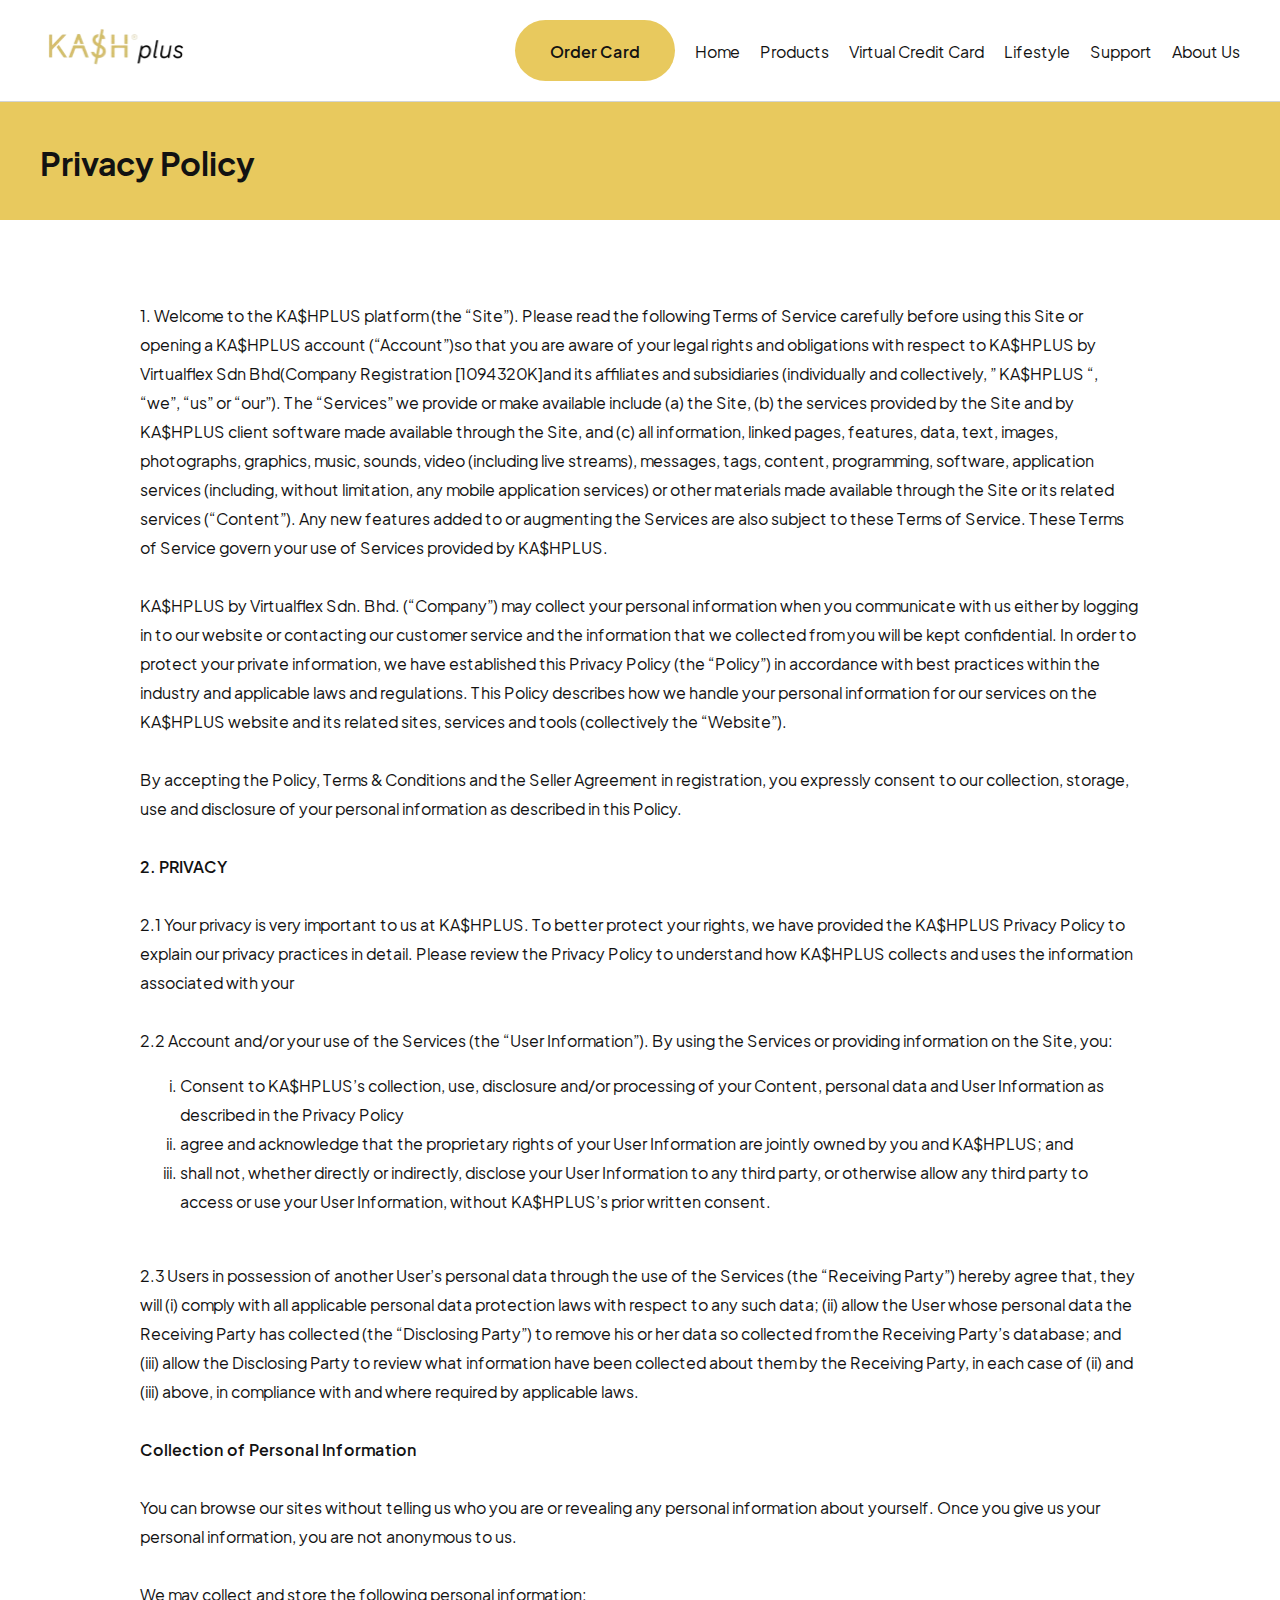
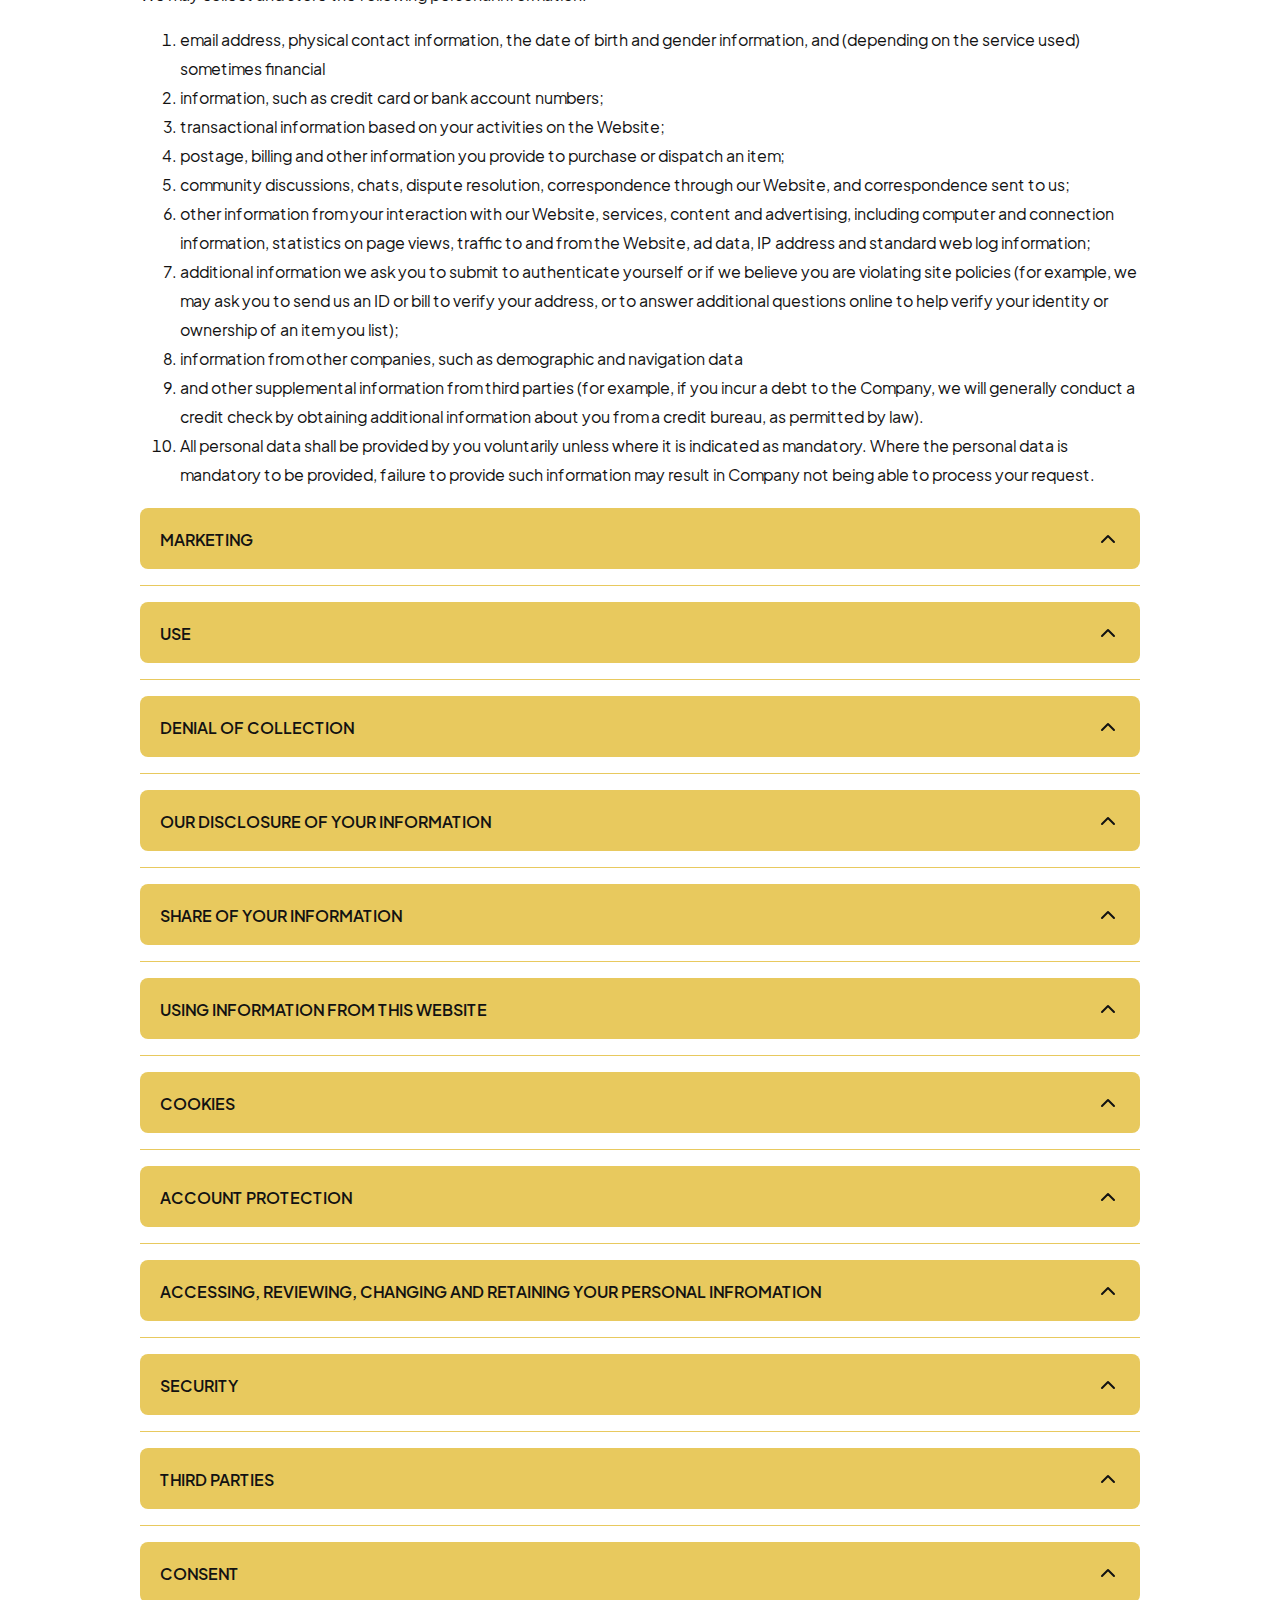
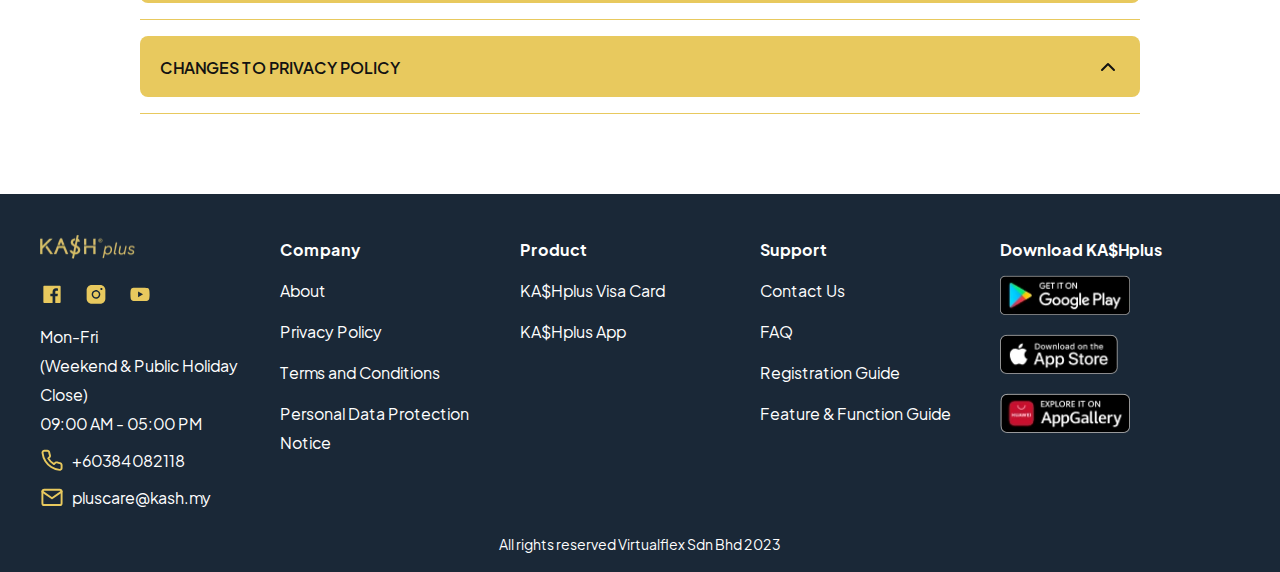
<file: privacy-policy.html>
<!DOCTYPE html>
<html lang="en">

<head>
    <meta charset="UTF-8">
    <meta http-equiv="X-UA-Compatible" content="IE=edge">
    <meta name="viewport" content="width=device-width, initial-scale=1.0">
    <meta name="description"
        content="KA$Hplus Privacy Policy. Read our privacy policy to understand how KA$Hplus handles your privacy data">
    <meta name="theme-color" content="#E8C95E">
    <!-- Open Graph / Facebook -->
    <meta property="og:type" content="website">
    <meta property="og:url" content="https://main.kashplus.my/privacy-policy.html">
    <meta property="og:title" content="KA$Hplus Privacy Policy">
    <meta property="og:description"
        content="KA$Hplus Privacy Policy. Read our privacy policy to understand how KA$Hplus handles your privacy data">
    <meta property="og:image" content="https://main.kashplus.my/assets/images/kashplus-social.png">
    <!-- Twitter -->
    <meta property="twitter:card" content="summary_large_image">
    <meta property="twitter:url" content="https://main.kashplus.my/privacy-policy.html">
    <meta property="twitter:title" content="KA$Hplus Privacy Policy">
    <meta property="twitter:description"
        content="KA$Hplus Privacy Policy. Read our privacy policy to understand how KA$Hplus handles your privacy data">
    <meta property="twitter:image" content="https://main.kashplus.my/assets/images/kashplus-social.png">
    <title>Privacy Policy - KA$Hplus</title>
    <link rel="apple-touch-icon" sizes="57x57" href="./assets/images/favicon/apple-icon-57x57.png">
    <link rel="apple-touch-icon" sizes="60x60" href="./assets/images/favicon/apple-icon-60x60.png">
    <link rel="apple-touch-icon" sizes="72x72" href="./assets/images/favicon/apple-icon-72x72.png">
    <link rel="apple-touch-icon" sizes="76x76" href="./assets/images/favicon/apple-icon-76x76.png">
    <link rel="apple-touch-icon" sizes="114x114" href="./assets/images/favicon/apple-icon-114x114.png">
    <link rel="apple-touch-icon" sizes="120x120" href="./assets/images/favicon/apple-icon-120x120.png">
    <link rel="apple-touch-icon" sizes="144x144" href="./assets/images/favicon/apple-icon-144x144.png">
    <link rel="apple-touch-icon" sizes="152x152" href="./assets/images/favicon/apple-icon-152x152.png">
    <link rel="apple-touch-icon" sizes="180x180" href="./assets/images/favicon/apple-icon-180x180.png">
    <link rel="icon" type="image/png" sizes="192x192"  href="./assets/images/favicon/android-icon-192x192.png">
    <link rel="icon" type="image/png" sizes="32x32" href="./assets/images/favicon/favicon-32x32.png">
    <link rel="icon" type="image/png" sizes="96x96" href="./assets/images/favicon/favicon-96x96.png">
    <link rel="icon" type="image/png" sizes="16x16" href="./assets/images/favicon/favicon-16x16.png">
    <link rel="manifest" href="/manifest.json">
    <meta name="msapplication-TileColor" content="#ffffff">
    <meta name="msapplication-TileImage" content="/ms-icon-144x144.png">
    <link rel="stylesheet" href="./assets/css/style.css">
</head>

<body>
    <!-- START NAVBAR -->
    <nav class="flex items-center justify-between px-40 py-20">
        <a href="index.html">
            <img src="./assets/images/kashplus-logo.webp" alt="KA$Hplus Logo" width="150" height="42">
        </a>

        <ul class="flex flex-wrap items-center col-gap-20 row-gap-16">
            <li>
                <a href="https://weborder.kashplus.my/?channel_id=kashplus_web_header"
                    class="order-card inline-block px-16 py-16 bg-primary-main decoration-none text-neutral-100 font-600 rounded-80 text-center">Order
                    Card</a>
            </li>

            <li>
                <a href="index.html" class="decoration-none text-neutral-100">Home</a>
            </li>

            <li>
                <a href="product.html" class="decoration-none text-neutral-100">Products</a>
            </li>

            <li>
                <a href="virtual-credit-card.html" class="decoration-none text-neutral-100">Virtual Credit Card</a>
            </li>

            <li>
                <a href="lifestyle.html" class="decoration-none text-neutral-100">Lifestyle</a>
            </li>

            <li>
                <a href="contact-us.html" class="decoration-none text-neutral-100">Support</a>
            </li>

            <li>
                <a href="about-us.html" class="decoration-none text-neutral-100">About Us</a>
            </li>
        </ul>

        <button class="menu">
            <img src="./assets/images/icons/menu.svg" alt="Menu Icon" width="24" height="24">
        </button>
    </nav>
    <!-- END NAVBAR -->

    <!-- START HEADER -->
    <section class="header px-40 py-40 bg-primary-main">
        <h1 class="text-3xl font-700">Privacy Policy</h1>
    </section>
    <!-- END HEADER -->

    <div class="mt-80 px-40">
        <div class="w-1000">
            <p>
                1. Welcome to the KA$HPLUS platform (the “Site”). Please read the following Terms of Service carefully
                before using this Site or opening a KA$HPLUS account (“Account”)so that you are aware of your legal
                rights and obligations with respect to KA$HPLUS by Virtualflex Sdn Bhd(Company Registration
                [1094320K]and its affiliates and subsidiaries (individually and collectively, ” KA$HPLUS “, “we”, “us”
                or “our”). The “Services” we provide or make available include (a) the Site, (b) the services provided
                by the Site and by KA$HPLUS client software made available through the Site, and (c) all information,
                linked pages, features, data, text, images, photographs, graphics, music, sounds, video (including live
                streams), messages, tags, content, programming, software, application services (including, without
                limitation, any mobile application services) or other materials made available through the Site or its
                related services (“Content”). Any new features added to or augmenting the Services are also subject to
                these Terms of Service. These Terms of Service govern your use of Services provided by KA$HPLUS.

                <br />
                <br />

                KA$HPLUS by Virtualflex Sdn. Bhd. (“Company”) may collect your personal information when you communicate
                with us either by logging in to our website or contacting our customer service and the information that
                we collected from you will be kept confidential. In order to protect your private information, we have
                established this Privacy Policy (the “Policy”) in accordance with best practices within the industry and
                applicable laws and regulations. This Policy describes how we handle your personal information for our
                services on the KA$HPLUS website and its related sites, services and tools (collectively the “Website”).

                <br />
                <br />

                By accepting the Policy, Terms & Conditions and the Seller Agreement in registration, you expressly
                consent to our collection, storage, use and disclosure of your personal information as described in this
                Policy.

                <br />
                <br />

                <span class="font-600">2. PRIVACY</span>

                <br />
                <br />

                2.1 Your privacy is very important to us at KA$HPLUS. To better protect your rights, we have provided
                the KA$HPLUS Privacy Policy to explain our privacy practices in detail. Please review the Privacy Policy
                to understand how KA$HPLUS collects and uses the information associated with your

                <br />
                <br />

                2.2 Account and/or your use of the Services (the “User Information”). By using the Services or providing
                information on the Site, you:

            <ol type="i">
                <li>Consent to KA$HPLUS’s collection, use, disclosure and/or processing of your Content, personal data
                    and User Information as described in the Privacy Policy</li>
                <li>agree and acknowledge that the proprietary rights of your User Information are jointly owned by you
                    and KA$HPLUS; and</li>
                <li>shall not, whether directly or indirectly, disclose your User Information to any third party, or
                    otherwise allow any third party to access or use your User Information, without KA$HPLUS’s prior
                    written consent.</li>
            </ol>

            <br />

            2.3 Users in possession of another User’s personal data through the use of the Services (the “Receiving
            Party”) hereby agree that, they will (i) comply with all applicable personal data protection laws with
            respect to any such data; (ii) allow the User whose personal data the Receiving Party has collected (the
            “Disclosing Party”) to remove his or her data so collected from the Receiving Party’s database; and (iii)
            allow the Disclosing Party to review what information have been collected about them by the Receiving Party,
            in each case of (ii) and (iii) above, in compliance with and where required by applicable laws.

            <br />
            <br />

            <span class="font-600">Collection of Personal Information</span>

            <br />
            <br />

            You can browse our sites without telling us who you are or revealing any personal information about
            yourself. Once you give us your personal information, you are not anonymous to us.

            <br />
            <br />

            We may collect and store the following personal information:
            <ol>
                <li>email address, physical contact information, the date of birth and gender information, and
                    (depending on the service used) sometimes financial</li>
                <li>information, such as credit card or bank account numbers;</li>
                <li>transactional information based on your activities on the Website;</li>
                <li>postage, billing and other information you provide to purchase or dispatch an item;</li>
                <li>community discussions, chats, dispute resolution, correspondence through our Website, and
                    correspondence sent to us;</li>
                <li>other information from your interaction with our Website, services, content and advertising,
                    including computer and connection information, statistics on page views, traffic to and from the
                    Website, ad data, IP address and standard web log information;</li>
                <li>additional information we ask you to submit to authenticate yourself or if we believe you are
                    violating site policies (for example, we may ask you to send us an ID or bill to verify your
                    address, or to answer additional questions online to help verify your identity or ownership of an
                    item you list);</li>
                <li>information from other companies, such as demographic and navigation data</li>
                <li>and other supplemental information from third parties (for example, if you incur a debt to the
                    Company, we will generally conduct a credit check by obtaining additional information about you from
                    a credit bureau, as permitted by law).</li>
                <li>All personal data shall be provided by you voluntarily unless where it is indicated as mandatory.
                    Where the personal data is mandatory to be provided, failure to provide such information may result
                    in Company not being able to process your request.</li>
            </ol>
            </p>

            <div class="mt-20 flex flex-col row-gap-16">
                <div class="accordion">
                    <div class="accordion-header">
                        <p class="font-600">MARKETING</p>

                        <img src="./assets/images/icons/caret.svg" alt="Icon" width="24" height="24">
                    </div>

                    <div class="accordion-body">
                        We don’t sell or rent your personal information to third parties for their marketing purposes
                        without your explicit consent. We may combine your information with information we collect from
                        other companies and use it to improve and personalize our services, content and advertising. If
                        you don’t wish to receive marketing communications from us or participate in our
                        ad-customization programmes, simply indicate your preferences in Account Details or by following
                        the directions provided with the communication or advertisement.
                    </div>
                </div>

                <div class="accordion">
                    <div class="accordion-header">
                        <p class="font-600">USE</p>

                        <img src="./assets/images/icons/caret.svg" alt="Icon" width="24" height="24">
                    </div>

                    <div class="accordion-body">
                        Our primary purpose in collecting personal information is to provide you with a safe, smooth,
                        efficient and customized experience. You agree that we may use your personal information to:

                        <ul>
                            <li>Provide the services and customer support at your request</li>
                            <li>Resolve disputes, collect fees, and troubleshoot problems;</li>
                            <li>Prevent potentially prohibited or illegal activities, and enforce our User Agreement;
                            </li>
                            <li>Customize, measure and improve our services, content and advertising;</li>
                            <li>Tell you about our services and those of our corporate family;</li>
                            <li>Send you targeted marketing, service updates, and promotional offers; and</li>
                            <li>Compare information for accuracy, and verify it with third parties</li>
                            <li>Provide aggregate information to our partners about our users (e.g. 1000 men under age
                                35 have viewed this item) without disclosing information about identifiable individuals.
                            </li>
                        </ul>
                    </div>
                </div>

                <div class="accordion">
                    <div class="accordion-header">
                        <p class="font-600">DENIAL OF COLLECTION</p>

                        <img src="./assets/images/icons/caret.svg" alt="Icon" width="24" height="24">
                    </div>

                    <div class="accordion-body">
                        You may withdraw your consent to our collection of your personal data and/or information at any
                        time by notifying us or call our customer service. In that event, we will not be able to
                        identify you and provide you with a safe, smooth, efficient and customized experience while
                        using our site. Although you can browse through most of our sites without giving any information
                        about yourself, in some cases, personal information is required in order to provide the Services
                        you request.
                    </div>
                </div>

                <div class="accordion">
                    <div class="accordion-header">
                        <p class="font-600">OUR DISCLOSURE OF YOUR INFORMATION</p>

                        <img src="./assets/images/icons/caret.svg" alt="Icon" width="24" height="24">
                    </div>

                    <div class="accordion-body">
                        We may disclose personal information to respond to legal requirements, enforce our policies,
                        respond to claims that a listing or other content violates the rights of others, or protect
                        anyone’s rights, property, or safety. Such information will be disclosed in accordance with
                        applicable laws and regulations.
                    </div>
                </div>

                <div class="accordion">
                    <div class="accordion-header">
                        <p class="font-600">SHARE OF YOUR INFORMATION</p>

                        <img src="./assets/images/icons/caret.svg" alt="Icon" width="24" height="24">
                    </div>

                    <div class="accordion-body">
                        We may share your personal information, within or outside Malaysia, with:

                        <ul>
                            <li>Third-party service providers under contract who help with our business operations: We
                                employ other companies and individuals to perform functions on our behalf. Examples
                                include fulfilling orders, delivering packages, sending postal mail and e-mail, removing
                                repetitive information from customer lists, analyzing data, providing marketing
                                assistance, providing search results and links (including paid listings and links),
                                processing credit card payments, investigating frauds and providing customer service.
                                They may require access to personal information to perform their functions, but may not
                                use it for other purposes.</li>

                            <li>Third parties giving promotional offers: Sometimes we send offers to selected groups on
                                behalf of other businesses. If you do not want to receive such offers, please adjust
                                communication preferences in Account Details.</li>

                            <li>Law enforcement or other governmental officials, in response to a verified request
                                relating to a criminal investigation or alleged illegal activity. In such events, we
                                will disclose information relevant to the investigation, such as among others, name,
                                city, postal code, telephone number, email address, User ID history, IP address, fraud
                                complaints, and purchasing and listing history;</li>

                            <li>Brand Protection Program participants under confidentiality agreement, as we in our sole
                                discretion believe necessary or appropriate in connection with an investigation of
                                fraud, intellectual property infringement, piracy, or other unlawful activity. In such
                                events, we will disclose name, street address, city, postal code, country, phone number,
                                email address and company name; and</li>

                            <li>Other business entities, should we plan to merge with or be acquired by that business
                                entity. (Should such a combination occur, we will require that the new combined entity
                                follow this Policy with respect to your personal information. If your personal
                                information will be used contrary to this policy, you will receive prior notice.)</li>
                        </ul>

                        <br />

                        For the avoidance of doubt, if Company has reasonable grounds to believe that any User is in
                        breach of any of the terms of this Policy, Company reserves the right, in its sole and absolute
                        discretion, to cooperate fully with governmental authorities, private investigators, all the
                        rightful owner(s) or interest holder(s) and/or injured third parties in the investigation of any
                        potential or ongoing criminal or civil wrongdoing. Further, Company may, to the extent legally
                        permitted by laws, disclose the User’s identity and contact information, or such other
                        transaction-related data, if requested by a government or law enforcement body, private
                        investigator, rightful owner or interest holder and/or any injured third party or as a result of
                        a subpoena or other legal action, or if Company is of the view, in its sole and absolute
                        discretion, that it would be in its best interest to do so. Company shall not be liable for
                        damages or results arising from such disclosure, and the User(s) agrees not to bring action or
                        claim against Company for such disclosure.
                    </div>
                </div>

                <div class="accordion">
                    <div class="accordion-header">
                        <p class="font-600">USING INFORMATION FROM THIS WEBSITE</p>

                        <img src="./assets/images/icons/caret.svg" alt="Icon" width="24" height="24">
                    </div>

                    <div class="accordion-body">
                        We enable you to share personal information to complete transactions. When users are involved in
                        a transaction, they may have access to each other’s name, user ID, email address and other
                        contact and postage information. In all cases, you must comply with data protection laws, and
                        give other users a chance to remove themselves from your database and a chance to review what
                        information you have collected about them.

                        <br />
                        <br />

                        You agree to use user’s information only for:

                        <br />

                        <ul>
                            <li>fulfilment of the transaction through this Website and purposes related to the
                                transaction;</li>
                            <li>using services offered through this Website (e.g. escrow, postage and fraud complaints);
                                or</li>
                            <li>other purposes that a user expressly chooses.</li>
                        </ul>
                    </div>
                </div>

                <div class="accordion">
                    <div class="accordion-header">
                        <p class="font-600">COOKIES</p>

                        <img src="./assets/images/icons/caret.svg" alt="Icon" width="24" height="24">
                    </div>

                    <div class="accordion-body">
                        We use “cookies” (small files placed on your hard drive) on certain pages to help analyze our
                        web page flow; customize our services, content and advertising; measure promotional
                        effectiveness, and promote trust and safety.

                        <br />
                        A few important things you should note about cookies are:

                        <br />

                        <ul>
                            <li>We offer certain features that are available only through the use of cookies.</li>
                            <li>We use cookies to help identify you and maintain your signed-in status.</li>
                            <li>Most cookies are “session cookies,” meaning that they are automatically deleted from
                                your hard drive at the end of a session.</li>
                            <li>You are always free to decline our cookies if your browser permits, although doing so
                                may affect with your use of some of our sites or services.</li>
                            <li>You may encounter cookies from third parties on certain pages of the Website that we do
                                not control. (For example, if you view a web page created by another user, there may be
                                a cookie placed by that web page.)</li>
                        </ul>
                    </div>
                </div>

                <div class="accordion">
                    <div class="accordion-header">
                        <p class="font-600">ACCOUNT PROTECTION</p>

                        <img src="./assets/images/icons/caret.svg" alt="Icon" width="24" height="24">
                    </div>

                    <div class="accordion-body">
                        Your password is the key to your account. Use unique numbers and letters and do not disclose
                        your password to anyone. If you do share your password or your personal information with others,
                        remember that you are responsible for all actions taken in the name of your account. If you lose
                        control of your password, you may lose substantial control over your personal information and
                        may be subject to legally binding actions taken on your behalf. Therefore, if your password has
                        been compromised for any reason, you should immediately notify us and change your password.

                        <br />
                        <br />

                        We will never ask for your password by phone or e-mail, so if you receive such an inquiry,
                        please report the incident to customer. <a href="mailto:care@kash.my"
                            class="text-neutral-100">care@kash.my</a>


                        <br />
                        <br />

                        If you access our Website from a shared computer or a computer in an internet cafe, a PC room or
                        a library, certain information about you, such as your user ID, activity or reminders from the
                        Website, may also be visible to other individuals who use the computer after you. To protect
                        your personal information or communication from being disclosed to others, you should log out
                        and close the web browser after using our Website.
                    </div>
                </div>

                <div class="accordion">
                    <div class="accordion-header">
                        <p class="font-600">ACCESSING, REVIEWING, CHANGING AND RETAINING YOUR PERSONAL INFROMATION</p>

                        <img src="./assets/images/icons/caret.svg" alt="Icon" width="24" height="24">
                    </div>

                    <div class="accordion-body">
                        You can see, review and change most of your personal information by signing on to the Website.
                        Generally, we will not manually modify your personal information because it is very difficult to
                        verify your identity remotely. You must promptly update your personal information if it changes
                        or becomes inaccurate. Once you make a public posting, you may not be able to change or remove
                        it. Upon your request to the customer service, we will close your account and remove your
                        personal information from view as soon as reasonably possible, based on your account activity
                        and in accordance with applicable law. We do retain personal information from closed accounts to
                        comply with law, prevent fraud, collect any fees owed, resolve disputes, troubleshoot problems,
                        assist with any investigations, enforce our User Agreement, and take other actions otherwise
                        permitted by law. Otherwise, your personal information will be destroyed by us once we confirm
                        there is no use for it. If you would like to obtain further information on limiting the
                        processing of your personal information, kindly email us at customer.care@kash.my
                    </div>
                </div>

                <div class="accordion">
                    <div class="accordion-header">
                        <p class="font-600">SECURITY</p>

                        <img src="./assets/images/icons/caret.svg" alt="Icon" width="24" height="24">
                    </div>

                    <div class="accordion-body">
                        Your information is stored on our servers located in Malaysia. We treat data as an asset that
                        must be protected and use lots of tools (encryption, passwords, physical security, etc.) to
                        protect your personal information against unauthorised access and disclosure. However, as you
                        probably know, third parties may unlawfully intercept or access transmissions or private
                        communications, and other users may abuse or misuse your personal information that they collect
                        from the site. Therefore, although we work very hard to protect your privacy, we do not promise,
                        and you should not expect, that your personal information or private communications will always
                        remain safe.
                    </div>
                </div>

                <div class="accordion">
                    <div class="accordion-header">
                        <p class="font-600">THIRD PARTIES</p>

                        <img src="./assets/images/icons/caret.svg" alt="Icon" width="24" height="24">
                    </div>

                    <div class="accordion-body">
                        Except as otherwise expressly included in this Policy, this document addresses only the use and
                        disclosure of information we collect from you. If you disclose your information to others,
                        whether they are buyers or sellers on our Website or other sites throughout the Internet,
                        different rules may apply to their use or disclosure of the information you disclose to them. We
                        do not control the privacy policies of third parties, and you are subject to the privacy
                        policies of those third parties where applicable. We encourage you to ask questions and to
                        review their privacy policies before you disclose your personal information to others.
                    </div>
                </div>

                <div class="accordion">
                    <div class="accordion-header">
                        <p class="font-600">CONSENT</p>

                        <img src="./assets/images/icons/caret.svg" alt="Icon" width="24" height="24">
                    </div>

                    <div class="accordion-body">
                        By continuing to use our Website, you consent to the processing of your personal data in
                        accordance with the Privacy Policy, Terms & Conditions and Seller Agreement by Company.
                    </div>
                </div>

                <div class="accordion">
                    <div class="accordion-header">
                        <p class="font-600">CHANGES TO PRIVACY POLICY</p>

                        <img src="./assets/images/icons/caret.svg" alt="Icon" width="24" height="24">
                    </div>

                    <div class="accordion-body">
                        KA$HPLUS Virtualflex Sdn Bhd reserves the right to modify and change the Privacy Policy at any
                        time. Any changes to this Policy will be published on our Website. You should check this Policy
                        each time you access our Website so as to be aware of the most recent applicable version of the
                        Policy.
                    </div>
                </div>
            </div>
        </div>
    </div>

    <!-- START FOOTER -->
    <footer class="mt-80 bg-secondary-main px-40 py-40 text-neutral-10">
        <div class="list flex flex-wrap col-gap-20 row-gap-16">
            <div class="item">
                <a href="index.html">
                    <img src="./assets/images/logo-gold.webp" alt="KA$Hplus Logo" width="95" height="25">
                </a>

                <div class="mt-16 flex col-gap-20">
                    <a href="https://www.facebook.com/kashplusmyofficial" aria-label="Facebook">
                        <img src="./assets/images/icons/facebook-gold.svg" alt="Facebook" width="24" height="24">
                    </a>

                    <a href="https://www.instagram.com/kashplus.my/" aria-label="Instagram">
                        <img src="./assets/images/icons/ig-gold.svg" alt="Instagram" width="24" height="24">
                    </a>

                    <a href="https://www.youtube.com/channel/UC6cmbsnDnoXpuXkqfDrKEjg" aria-label="Youtube">
                        <img src="./assets/images/icons/youtube-gold.svg" alt="Youtube" width="24" height="24">
                    </a>
                </div>

                <p class="mt-8">
                    Mon-Fri
                    <br />
                    (Weekend & Public Holiday Close)
                    <br />
                    09:00 AM - 05:00 PM
                </p>
                <div class="flex items-center col-gap-8 mt-8">
                    <img src="./assets/images/icons/phone-icon.svg" alt="Phone" width="24" height="24">

                    <a href="tel:+60384082118" class="decoration-none text-neutral-10">+60384082118</a>
                </div>

                <div class="flex items-center col-gap-8 mt-8">
                    <img src="./assets/images/icons/email.svg" alt="Phone" width="24" height="24">

                    <a href="mailto:pluscare@kash.my" class="decoration-none text-neutral-10">pluscare@kash.my</a>
                </div>

            </div>

            <div class="item">
                <p class="font-700">Company</p>

                <div class="mt-12 flex flex-col row-gap-12">
                    <a href="about-us.html">About</a>
                    <a href="privacy-policy.html">Privacy Policy</a>
                    <a href="terms.html">Terms and Conditions</a>
                    <a href="./assets/files/PDPN-BNM.pdf">Personal Data Protection Notice</a>
                </div>
            </div>

            <div class="item">
                <p class="font-700">Product</p>

                <div class="mt-12 flex flex-col row-gap-12">
                    <a href="product.html#card">KA$Hplus Visa Card</a>
                    <a href="product.html#app">KA$Hplus App</a>
                </div>
            </div>

            <div class="item">
                <p class="font-700">Support</p>

                <div class="mt-12 flex flex-col row-gap-12">
                    <a href="contact-us.html">Contact Us</a>
                    <a href="faq.html">FAQ</a>
                    <a href="guide.html#register">Registration Guide</a>
                    <a href="guide.html#feature">Feature & Function Guide</a>
                </div>
            </div>

            <div class="item">
                <p class="font-700">Download KA$Hplus</p>

                <div class="mt-12 flex flex-col row-gap-12">
                    <a href="https://play.google.com/store/apps/details?id=com.fasspay.biz.wallet.vfsb&hl=en_US&gl=US">
                        <img src="./assets/images/play-store.webp" alt="Google Play Store" width="130" height="40">
                    </a>

                    <a href="https://apps.apple.com/us/app/kashplus/id1591333903">
                        <img src="./assets/images/app-store.webp" alt="Apple App Store" width="118" height="40">
                    </a>

                    <a href="https://appgallery.huawei.com/app/C105993177">
                        <img src="./assets/images/huawei.webp" alt="Huawei" width="130" height="40">
                    </a>
                </div>
            </div>
        </div>

        <p class="text-sm text-center mt-20">All rights reserved Virtualflex Sdn Bhd 2023</p>
    </footer>
    <!-- END FOOTER -->

    <script>
        document.querySelectorAll('.accordion').forEach(element => {
            element.querySelector('.accordion-header').addEventListener('click', function () {
                element.classList.contains('show') ? element.classList.remove('show') : element.classList.add('show');
            })
        });

        // SHOW HIDE MENU
        document.querySelector('.menu').addEventListener('click', function () {
            let navMenu = document.querySelector('nav ul');

            navMenu.classList.contains('show') ? navMenu.classList.remove('show') : navMenu.classList.add('show');
        });
    </script>

    <!-- Hotjar Tracking Code for kashplus -->
    <script>
        (function (h, o, t, j, a, r) {
            h.hj = h.hj || function () { (h.hj.q = h.hj.q || []).push(arguments) };
            h._hjSettings = { hjid: 3472503, hjsv: 6 };
            a = o.getElementsByTagName('head')[0];
            r = o.createElement('script'); r.async = 1;
            r.src = t + h._hjSettings.hjid + j + h._hjSettings.hjsv;
            a.appendChild(r);
        })(window, document, 'https://static.hotjar.com/c/hotjar-', '.js?sv=');
    </script>
</body>

</html>
</file>
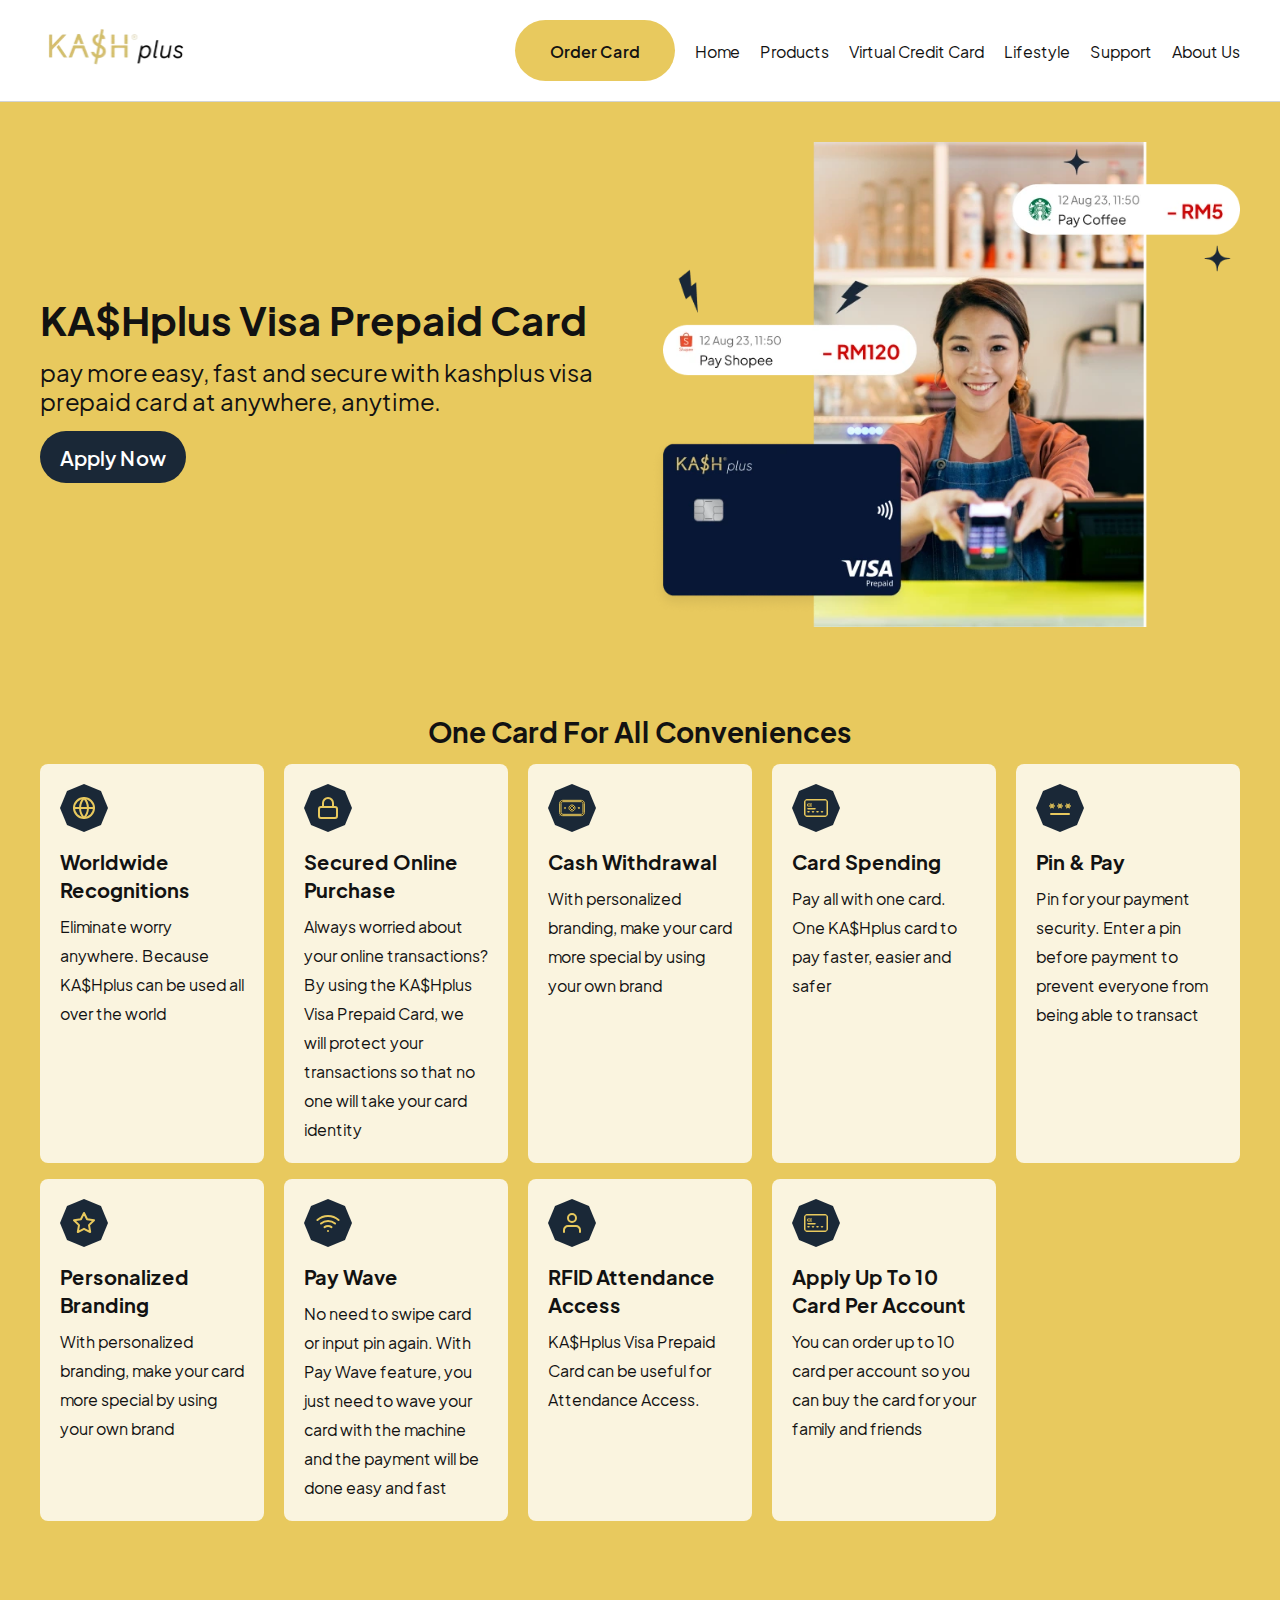
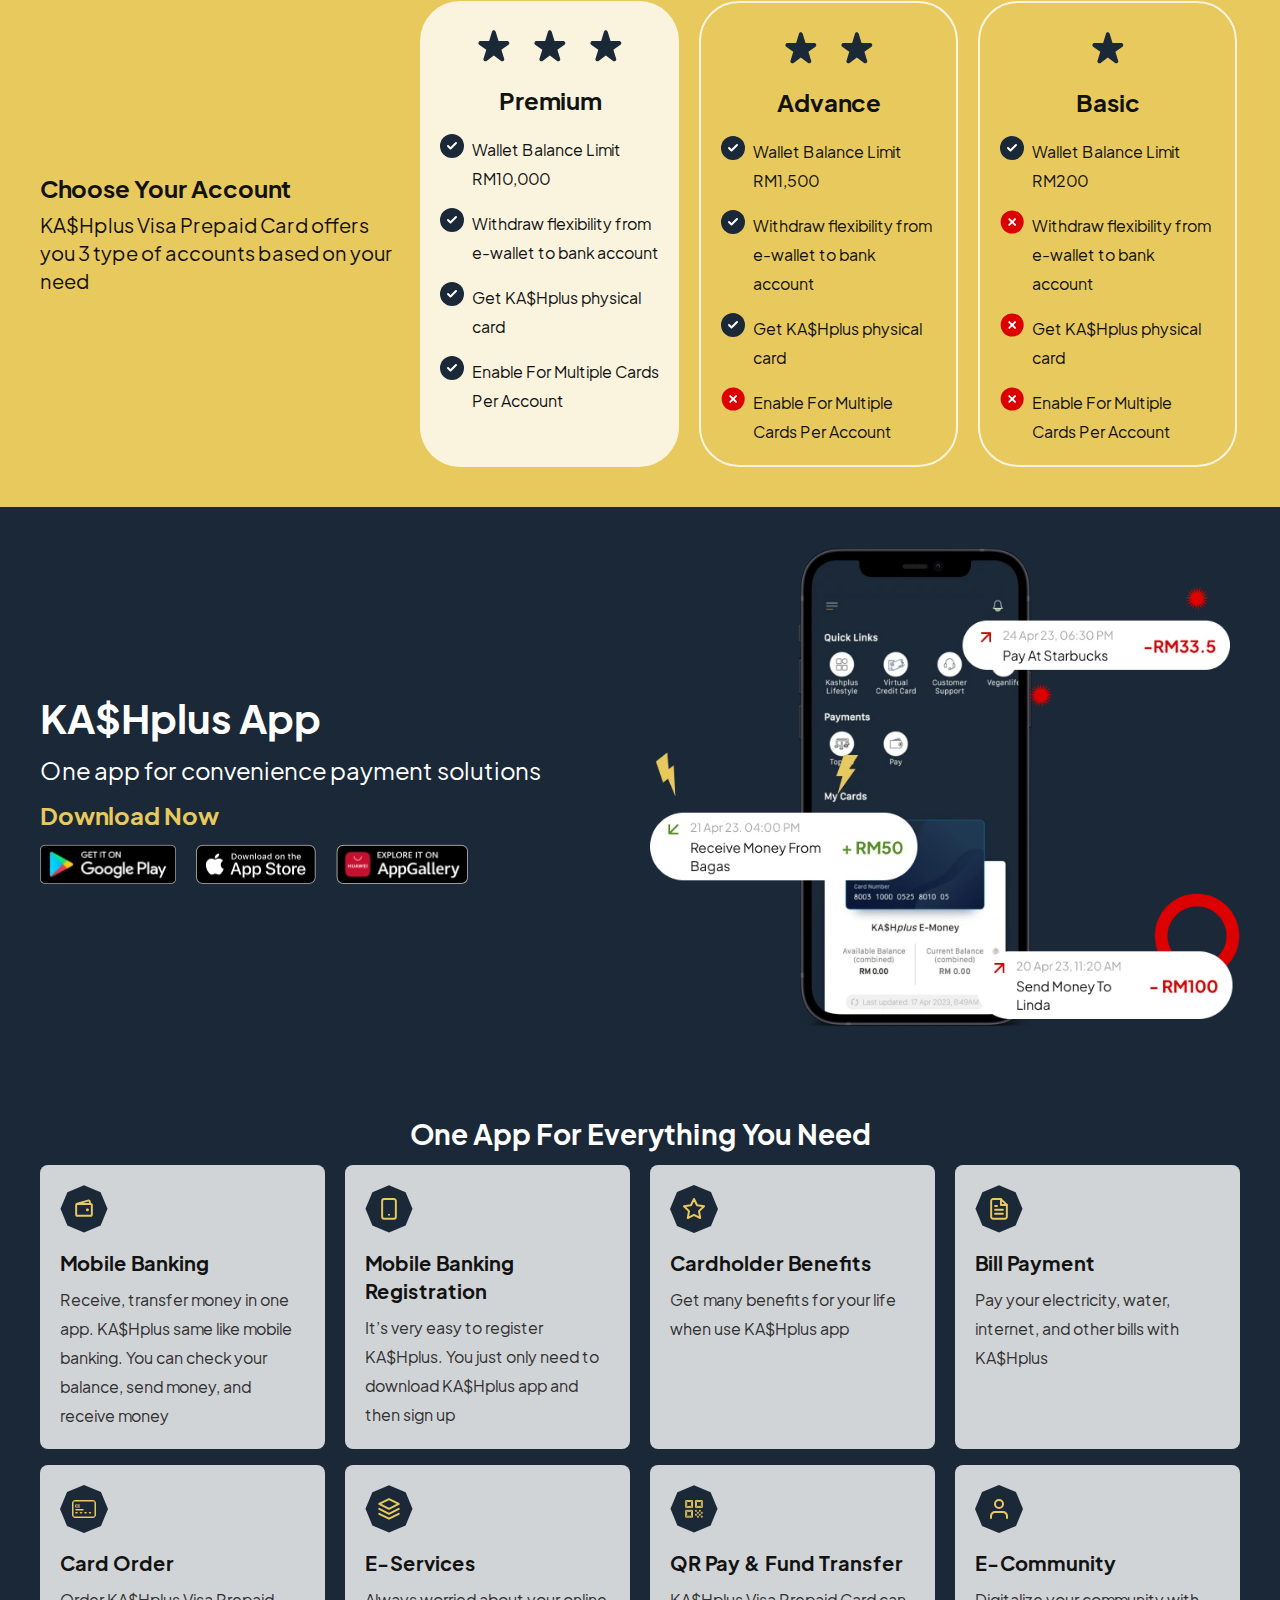
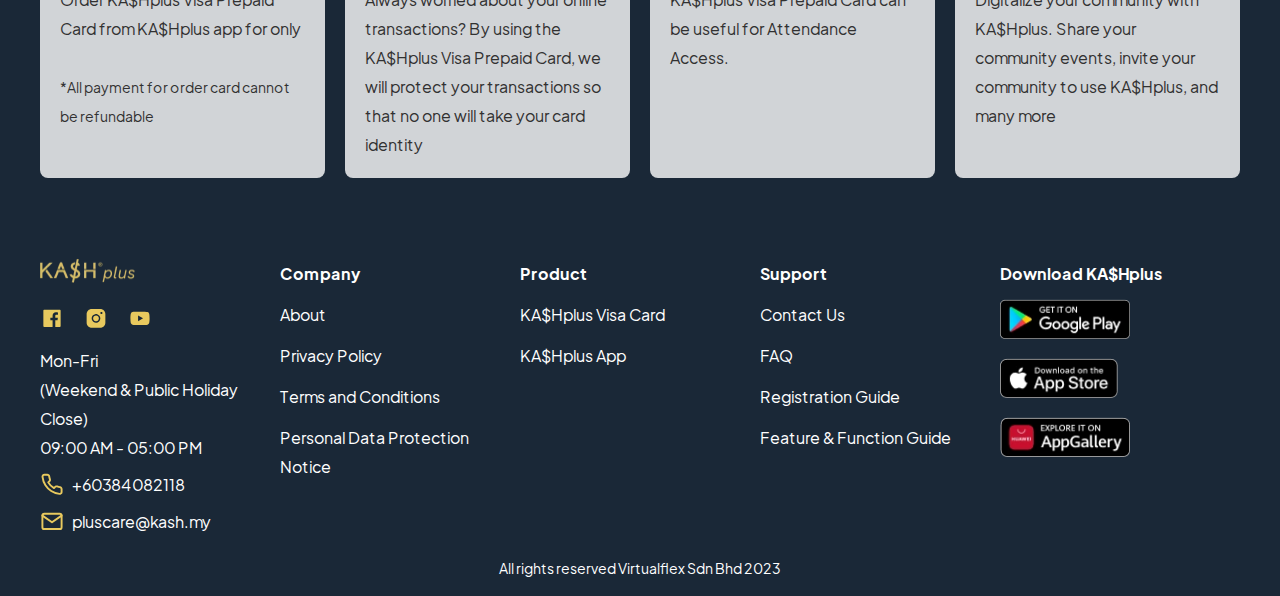
<file: product.html>
<!DOCTYPE html>
<html lang="en">

<head>
    <meta charset="UTF-8">
    <meta http-equiv="X-UA-Compatible" content="IE=edge">
    <meta name="viewport" content="width=device-width, initial-scale=1.0">
    <meta name="description"
        content="KA$Hplus Products include KA$Hplus app and KA$Hplus Visa Prepaid Card. This page explains the short information about two product and their benefit. There's also information about account type">
    <meta name="theme-color" content="#E8C95E">
    <!-- Open Graph / Facebook -->
    <meta property="og:type" content="website">
    <meta property="og:url" content="https://main.kashplus.my/product.html">
    <meta property="og:title" content="KA$Hplus Products">
    <meta property="og:description" content="KA$Hplus Products include KA$Hplus app and KA$Hplus Visa Prepaid Card. This page explains the short information about two product and their benefit. There's also information about account type">
    <meta property="og:image" content="https://main.kashplus.my/assets/images/kashplus-social.png">
    <!-- Twitter -->
    <meta property="twitter:card" content="summary_large_image">
    <meta property="twitter:url" content="https://main.kashplus.my/product.html">
    <meta property="twitter:title" content="KA$Hplus Products">
    <meta property="twitter:description" content="KA$Hplus Products include KA$Hplus app and KA$Hplus Visa Prepaid Card. This page explains the short information about two product and their benefit. There's also information about account type">
    <meta property="twitter:image" content="https://main.kashplus.my/assets/images/kashplus-social.png">
    <title>Products - KA$Hplus</title>
    <link rel="stylesheet" href="./assets/css/style.css">
    <link rel="apple-touch-icon" sizes="57x57" href="./assets/images/favicon/apple-icon-57x57.png">
    <link rel="apple-touch-icon" sizes="60x60" href="./assets/images/favicon/apple-icon-60x60.png">
    <link rel="apple-touch-icon" sizes="72x72" href="./assets/images/favicon/apple-icon-72x72.png">
    <link rel="apple-touch-icon" sizes="76x76" href="./assets/images/favicon/apple-icon-76x76.png">
    <link rel="apple-touch-icon" sizes="114x114" href="./assets/images/favicon/apple-icon-114x114.png">
    <link rel="apple-touch-icon" sizes="120x120" href="./assets/images/favicon/apple-icon-120x120.png">
    <link rel="apple-touch-icon" sizes="144x144" href="./assets/images/favicon/apple-icon-144x144.png">
    <link rel="apple-touch-icon" sizes="152x152" href="./assets/images/favicon/apple-icon-152x152.png">
    <link rel="apple-touch-icon" sizes="180x180" href="./assets/images/favicon/apple-icon-180x180.png">
    <link rel="icon" type="image/png" sizes="192x192"  href="./assets/images/favicon/android-icon-192x192.png">
    <link rel="icon" type="image/png" sizes="32x32" href="./assets/images/favicon/favicon-32x32.png">
    <link rel="icon" type="image/png" sizes="96x96" href="./assets/images/favicon/favicon-96x96.png">
    <link rel="icon" type="image/png" sizes="16x16" href="./assets/images/favicon/favicon-16x16.png">
    <link rel="manifest" href="/manifest.json">
    <meta name="msapplication-TileColor" content="#ffffff">
    <meta name="msapplication-TileImage" content="/ms-icon-144x144.png">
    <style>
        .product .hero .caption,
        .product .hero .image {
            width: calc(50% - 10px)
        }.product .hero .image img{width:100%;height:100%}.product .benefit .list .item{width:calc(20% - 16px)}#card .account .caption{width:30%}#card .account .type{width:calc(70% - 20px)}#card .account .type .item{width:calc(33.3% - 14px);border-radius:40px}#app.product .benefit .list .item{width:calc(25% - 15px)}@media (max-width:992px){#card .account .caption,#card .account .type{width:100%}}@media (min-width:768px) and (max-width:992px){#app.product .benefit .list .item,.product .benefit .list .item{width:calc(50% - 50px)}}@media (max-width:767px){#app.product .benefit .list .item,#card .account .type .item,.product .benefit .list .item,.product .hero .caption,.product .hero .image{width:100%}.product .hero .image{order:1}.product .hero .caption{order:2}}
    </style>
</head>

<body>
    <h1 class="hidden">KA$Hplus Products</h1>

    <!-- START NAVBAR -->
    <nav class="flex items-center justify-between px-40 py-20">
        <a href="index.html">
            <img src="./assets/images/kashplus-logo.webp" alt="KA$Hplus Logo" width="150" height="42">
        </a>

        <ul class="flex flex-wrap items-center col-gap-20 row-gap-16">
            <li>
                <a href="https://weborder.kashplus.my/?channel_id=kashplus_web_header"
                    class="order-card inline-block px-16 py-16 bg-primary-main decoration-none text-neutral-100 font-600 rounded-80 text-center">Order
                    Card</a>
            </li>

            <li>
                <a href="index.html" class="decoration-none text-neutral-100">Home</a>
            </li>

            <li>
                <a href="product.html" class="decoration-none text-neutral-100">Products</a>
            </li>

            <li>
                <a href="virtual-credit-card.html" class="decoration-none text-neutral-100">Virtual Credit Card</a>
            </li>

            <li>
                <a href="lifestyle.html" class="decoration-none text-neutral-100">Lifestyle</a>
            </li>

            <li>
                <a href="contact-us.html" class="decoration-none text-neutral-100">Support</a>
            </li>

            <li>
                <a href="about-us.html" class="decoration-none text-neutral-100">About Us</a>
            </li>
        </ul>

        <button class="menu">
            <img src="./assets/images/icons/menu.svg" alt="Menu Icon" width="24" height="24">
        </button>
    </nav>
    <!-- END NAVBAR -->

    <!-- START CARD-->
    <section id="card" class="product px-40 py-40 bg-primary-main">
        <div class="hero flex flex-wrap items-center col-gap-20 row-gap-16">
            <div class="caption">
                <h2 class="font-700 text-4xl">KA$Hplus Visa Prepaid Card</h1>
                <p class="mt-16 text-xl">
                    pay more easy, fast and secure with kashplus visa prepaid card at anywhere, anytime.
                </p>

                <a href="https://weborder.kashplus.my/?channel_id=kashplus_web_header"
                    class="inline-block bg-secondary-main text-neutral-10 font-600 decoration-none px-20 py-12 rounded-80 mt-16 text-lg">Apply
                    Now</a>
            </div>

            <div class="image">
                <img src="./assets/images/card.webp" alt="KA$Hplus Visa Prepaid Card" width="708" height="598">
            </div>
        </div>

        <div class="benefit mt-80">
            <h2 class="font-700 text-2xl text-center">One Card For All Conveniences</h2>

            <div class="mt-16 list flex flex-wrap col-gap-20 row-gap-16">
                <div class="item bg-primary-surface px-20 py-20 rounded-8">
                    <img src="./assets/images/icons/globe.svg" alt="Icon" width="48" height="48">

                    <h3 class="mt-8 font-700 text-lg">Worldwide Recognitions</h3>

                    <p class="mt-8">Eliminate worry anywhere. Because KA$Hplus can be used all over the world</p>
                </div>

                <div class="item bg-primary-surface px-20 py-20 rounded-8">
                    <img src="./assets/images/icons/secure.svg" alt="Icon" width="48" height="48">

                    <h3 class="mt-8 font-700 text-lg">Secured Online Purchase</h3>

                    <p class="mt-8">Always worried about your online transactions? By using the KA$Hplus Visa Prepaid
                        Card, we will protect your transactions so that no one will take your card identity</p>
                </div>

                <div class="item bg-primary-surface px-20 py-20 rounded-8">
                    <img src="./assets/images/icons/cash.svg" alt="Icon" width="48" height="48">

                    <h3 class="mt-8 font-700 text-lg">Cash Withdrawal</h3>

                    <p class="mt-8">With personalized branding, make your card more special by using your own brand</p>
                </div>

                <div class="item bg-primary-surface px-20 py-20 rounded-8">
                    <img src="./assets/images/icons/card-spending.svg" alt="Icon" width="48" height="48">

                    <h3 class="mt-8 font-700 text-lg">Card Spending</h3>

                    <p class="mt-8">Pay all with one card. One KA$Hplus card to pay faster, easier and safer</p>
                </div>

                <div class="item bg-primary-surface px-20 py-20 rounded-8">
                    <img src="./assets/images/icons/pin-pay.svg" alt="Icon" width="48" height="48">

                    <h3 class="mt-8 font-700 text-lg">Pin & Pay</h3>

                    <p class="mt-8">Pin for your payment security. Enter a pin before payment to prevent everyone from
                        being able to transact</p>
                </div>

                <div class="item bg-primary-surface px-20 py-20 rounded-8">
                    <img src="./assets/images/icons/branding.svg" alt="Icon" width="48" height="48">

                    <h3 class="mt-8 font-700 text-lg">Personalized Branding</h3>

                    <p class="mt-8">With personalized branding, make your card more special by using your own brand</p>
                </div>

                <div class="item bg-primary-surface px-20 py-20 rounded-8">
                    <img src="./assets/images/icons/pay-wave.svg" alt="Icon" width="48" height="48">

                    <h3 class="mt-8 font-700 text-lg">Pay Wave</h3>

                    <p class="mt-8">No need to swipe card or input pin again. With Pay Wave feature, you just need to
                        wave your card with the machine and the payment will be done easy and fast</p>
                </div>

                <div class="item bg-primary-surface px-20 py-20 rounded-8">
                    <img src="./assets/images/icons/user.svg" alt="Icon" width="48" height="48">

                    <h3 class="mt-8 font-700 text-lg">RFID Attendance Access</h3>

                    <p class="mt-8">KA$Hplus Visa Prepaid Card can be useful for Attendance Access.</p>
                </div>

                <div class="item bg-primary-surface px-20 py-20 rounded-8">
                    <img src="./assets/images/icons/card-spending.svg" alt="Icon" width="48" height="48">

                    <h3 class="mt-8 font-700 text-lg">Apply Up To 10 Card Per Account</h3>

                    <p class="mt-8">You can order up to 10 card per account so you can buy the card for your family and
                        friends</p>
                </div>
            </div>
        </div>

        <div class="account mt-80 flex flex-wrap col-gap-20 row-gap-16 items-center">
            <div class="caption">
                <h2 class="text-xl font-700">Choose Your Account</h2>
                <p class="mt-8 text-lg">KA$Hplus Visa Prepaid Card offers you 3 type of accounts based on your need</p>
            </div>

            <div class="type flex flex-wrap col-gap-20 row-gap-16">
                <div class="item bg-primary-surface px-20 py-20">
                    <div class="flex col-gap-8 justify-center items-center">
                        <img src="./assets/images/icons/star.svg" alt="star" width="48" height="48">

                        <img src="./assets/images/icons/star.svg" alt="star" width="48" height="48">

                        <img src="./assets/images/icons/star.svg" alt="star" width="48" height="48">
                    </div>

                    <h3 class="mt-16 font-700 text-xl text-center">Premium</h3>

                    <div class="mt-20 flex flex-col row-gap-16">
                        <div class="flex col-gap-8">
                            <img src="./assets/images/icons/check.svg" alt="icon" width="24" height="24">

                            <p>Wallet Balance Limit RM10,000</p>
                        </div>

                        <div class="flex col-gap-8">
                            <img src="./assets/images/icons/check.svg" alt="icon" width="24" height="24">

                            <p>Withdraw flexibility from e-wallet to bank account</p>
                        </div>

                        <div class="flex col-gap-8">
                            <img src="./assets/images/icons/check.svg" alt="icon" width="24" height="24">

                            <p>Get KA$Hplus physical card</p>
                        </div>

                        <div class="flex col-gap-8">
                            <img src="./assets/images/icons/check.svg" alt="icon" width="24" height="24">

                            <p>Enable For Multiple Cards Per Account</p>
                        </div>
                    </div>
                </div>

                <div class="item border-2-solid border-primary-surface px-20 py-20">
                    <div class="flex col-gap-8 justify-center items-center">
                        <img src="./assets/images/icons/star.svg" alt="star" width="48" height="48">

                        <img src="./assets/images/icons/star.svg" alt="star" width="48" height="48">
                    </div>

                    <h3 class="mt-16 font-700 text-xl text-center">Advance</h3>

                    <div class="mt-20 flex flex-col row-gap-16">
                        <div class="flex col-gap-8">
                            <img src="./assets/images/icons/check.svg" alt="icon" width="24" height="24">

                            <p>Wallet Balance Limit RM1,500</p>
                        </div>

                        <div class="flex col-gap-8">
                            <img src="./assets/images/icons/check.svg" alt="icon" width="24" height="24">

                            <p>Withdraw flexibility from e-wallet to bank account</p>
                        </div>

                        <div class="flex col-gap-8">
                            <img src="./assets/images/icons/check.svg" alt="icon" width="24" height="24">

                            <p>Get KA$Hplus physical card</p>
                        </div>


                        <div class="flex col-gap-8">
                            <img src="./assets/images/icons/x.svg" alt="icon" width="24" height="24">

                            <p>Enable For Multiple Cards Per Account</p>
                        </div>
                    </div>
                </div>

                <div class="item border-2-solid border-primary-surface px-20 py-20">
                    <div class="flex col-gap-8 justify-center items-center">
                        <img src="./assets/images/icons/star.svg" alt="star" width="48" height="48">
                    </div>

                    <h3 class="mt-16 font-700 text-xl text-center">Basic</h3>

                    <div class="mt-20 flex flex-col row-gap-16">
                        <div class="flex col-gap-8">
                            <img src="./assets/images/icons/check.svg" alt="icon" width="24" height="24">

                            <p>Wallet Balance Limit RM200</p>
                        </div>

                        <div class="flex col-gap-8">
                            <img src="./assets/images/icons/x.svg" alt="icon" width="24" height="24">

                            <p>Withdraw flexibility from e-wallet to bank account</p>
                        </div>

                        <div class="flex col-gap-8">
                            <img src="./assets/images/icons/x.svg" alt="icon" width="24" height="24">

                            <p>Get KA$Hplus physical card</p>
                        </div>



                        <div class="flex col-gap-8">
                            <img src="./assets/images/icons/x.svg" alt="icon" width="24" height="24">

                            <p>Enable For Multiple Cards Per Account</p>
                        </div>
                    </div>
                </div>
            </div>
        </div>
    </section>
    <!-- END CARD-->

    <!-- START APP-->
    <section id="app" class="product px-40 py-40 bg-secondary-main text-neutral-10">
        <div class="hero flex flex-wrap items-center col-gap-20 row-gap-16">
            <div class="caption">
                <h2 class="font-700 text-4xl">KA$Hplus App</h2>
                <p class="mt-16 text-xl">
                    One app for convenience payment solutions
                </p>

                <div class="mt-16">
                    <p class="text-xl font-700 text-primary-main">Download Now</p>

                    <div class="flex flex-wrap col-gap-20 row-gap-16 mt-16">
                        <a
                            href="https://play.google.com/store/apps/details?id=com.fasspay.biz.wallet.vfsb&hl=en_US&gl=US">
                            <img src="./assets/images/play-store.webp" alt="Google Play Store" width="136" height="40">
                        </a>

                        <a href="https://apps.apple.com/us/app/kashplus/id1591333903">
                            <img src="./assets/images/app-store.webp" alt="Apple Store" width="120" height="40">
                        </a>

                        <a href="https://appgallery.huawei.com/app/C105993177">
                            <img src="./assets/images/huawei.webp" alt="Huawei" width="132" height="40">
                        </a>
                    </div>
                </div>
            </div>

            <div class="image">
                <img src="./assets/images/app.webp" alt="KA$Hplus App" width="708" height="598">
            </div>
        </div>

        <div class="benefit mt-80">
            <h2 class="font-700 text-2xl text-center">One App For Everything You Need</h2>

            <div class="mt-16 list flex flex-wrap col-gap-20 row-gap-16">
                <div class="item bg-secondary-surface px-20 py-20 rounded-8">
                    <img src="./assets/images/icons/wallet.svg" alt="Icon" width="48" height="48">

                    <h3 class="mt-8 font-700 text-lg text-neutral-100">Mobile Banking</h3>

                    <p class="mt-8 text-neutral-90">Receive, transfer money in one app. KA$Hplus same like mobile
                        banking. You can check your balance, send money, and receive money</p>
                </div>

                <div class="item bg-secondary-surface px-20 py-20 rounded-8">
                    <img src="./assets/images/icons/phone.svg" alt="Icon" width="48" height="48">

                    <h3 class="mt-8 font-700 text-lg text-neutral-100">Mobile Banking Registration</h3>

                    <p class="mt-8 text-neutral-90">It’s very easy to register KA$Hplus. You just only need to download
                        KA$Hplus app and then sign up</p>
                </div>

                <div class="item bg-secondary-surface px-20 py-20 rounded-8">
                    <img src="./assets/images/icons/branding.svg" alt="Icon" width="48" height="48">

                    <h3 class="mt-8 font-700 text-lg text-neutral-100">Cardholder Benefits</h3>

                    <p class="mt-8 text-neutral-90">Get many benefits for your life when use KA$Hplus app</p>
                </div>

                <div class="item bg-secondary-surface px-20 py-20 rounded-8">
                    <img src="./assets/images/icons/bill.svg" alt="Icon" width="48" height="48">

                    <h3 class="mt-8 font-700 text-lg text-neutral-100">Bill Payment</h3>

                    <p class="mt-8 text-neutral-90">Pay your electricity, water, internet, and other bills with KA$Hplus
                    </p>
                </div>

                <div class="item bg-secondary-surface px-20 py-20 rounded-8">
                    <img src="./assets/images/icons/card-spending.svg" alt="Icon" width="48" height="48">

                    <h3 class="mt-8 font-700 text-lg text-neutral-100">Card Order</h3>

                    <p class="mt-8 text-neutral-90">
                        Order KA$Hplus Visa Prepaid Card from KA$Hplus app for only

                        <br />
                        <br />

                        <span class="text-sm">*All payment for order card cannot be refundable</span>
                    </p>
                </div>

                <div class="item bg-secondary-surface px-20 py-20 rounded-8">
                    <img src="./assets/images/icons/service.svg" alt="Icon" width="48" height="48">

                    <h3 class="mt-8 font-700 text-lg text-neutral-100">E-Services</h3>

                    <p class="mt-8 text-neutral-90">Always worried about your online transactions? By using the KA$Hplus
                        Visa Prepaid Card, we will protect your transactions so that no one will take your card identity
                    </p>
                </div>

                <div class="item bg-secondary-surface px-20 py-20 rounded-8">
                    <img src="./assets/images/icons/qr.svg" alt="Icon" width="48" height="48">

                    <h3 class="mt-8 font-700 text-lg text-neutral-100">QR Pay & Fund Transfer</h3>

                    <p class="mt-8 text-neutral-90">KA$Hplus Visa Prepaid Card can be useful for Attendance Access.</p>
                </div>

                <div class="item bg-secondary-surface px-20 py-20 rounded-8">
                    <img src="./assets/images/icons/user.svg" alt="Icon" width="48" height="48">

                    <h3 class="mt-8 font-700 text-lg text-neutral-100">E-Community</h3>

                    <p class="mt-8 text-neutral-90">Digitalize your community with KA$Hplus. Share your community
                        events, invite your community to use KA$Hplus, and many more</p>
                </div>
            </div>
        </div>
    </section>
    <!-- END APP-->

    <!-- START FOOTER -->
    <footer class="bg-secondary-main px-40 py-40 text-neutral-10">
        <div class="list flex flex-wrap col-gap-20 row-gap-16">
            <div class="item">
                <a href="index.html">
                    <img src="./assets/images/logo-gold.webp" alt="KA$Hplus Logo" width="95" height="25">
                </a>

                <div class="mt-16 flex col-gap-20">
                    <a href="https://www.facebook.com/kashplusmyofficial" aria-label="Facebook">
                        <img src="./assets/images/icons/facebook-gold.svg" alt="Facebook" width="24" height="24">
                    </a>

                    <a href="https://www.instagram.com/kashplus.my/" aria-label="Instagram">
                        <img src="./assets/images/icons/ig-gold.svg" alt="Instagram" width="24" height="24">
                    </a>

                    <a href="https://www.youtube.com/channel/UC6cmbsnDnoXpuXkqfDrKEjg" aria-label="Youtube">
                        <img src="./assets/images/icons/youtube-gold.svg" alt="Youtube" width="24" height="24">
                    </a>
                </div>

                <p class="mt-8">
                    Mon-Fri
                    <br />
                    (Weekend & Public Holiday Close)
                    <br />
                    09:00 AM - 05:00 PM
                </p>
                <div class="flex items-center col-gap-8 mt-8">
                    <img src="./assets/images/icons/phone-icon.svg" alt="Phone" width="24" height="24">

                    <a href="tel:+60384082118" class="decoration-none text-neutral-10">+60384082118</a>
                </div>

                <div class="flex items-center col-gap-8 mt-8">
                    <img src="./assets/images/icons/email.svg" alt="Phone" width="24" height="24">

                    <a href="mailto:pluscare@kash.my" class="decoration-none text-neutral-10">pluscare@kash.my</a>
                </div>

            </div>

            <div class="item">
                <p class="font-700">Company</p>

                <div class="mt-12 flex flex-col row-gap-12">
                    <a href="about-us.html">About</a>
                    <a href="privacy-policy.html">Privacy Policy</a>
                    <a href="terms.html">Terms and Conditions</a>
                    <a href="./assets/files/PDPN-BNM.pdf">Personal Data Protection Notice</a>
                </div>
            </div>

            <div class="item">
                <p class="font-700">Product</p>

                <div class="mt-12 flex flex-col row-gap-12">
                    <a href="product.html#card">KA$Hplus Visa Card</a>
                    <a href="product.html#app">KA$Hplus App</a>
                </div>
            </div>

            <div class="item">
                <p class="font-700">Support</p>

                <div class="mt-12 flex flex-col row-gap-12">
                    <a href="contact-us.html">Contact Us</a>
                    <a href="faq.html">FAQ</a>
                    <a href="guide.html#register">Registration Guide</a>
                    <a href="guide.html#feature">Feature & Function Guide</a>
                </div>
            </div>

            <div class="item">
                <p class="font-700">Download KA$Hplus</p>

                <div class="mt-12 flex flex-col row-gap-12">
                    <a href="https://play.google.com/store/apps/details?id=com.fasspay.biz.wallet.vfsb&hl=en_US&gl=US">
                        <img src="./assets/images/play-store.webp" alt="Google Play Store" width="130" height="40">
                    </a>

                    <a href="https://apps.apple.com/us/app/kashplus/id1591333903">
                        <img src="./assets/images/app-store.webp" alt="Apple App Store" width="118" height="40">
                    </a>

                    <a href="https://appgallery.huawei.com/app/C105993177">
                        <img src="./assets/images/huawei.webp" alt="Huawei" width="130" height="40">
                    </a>
                </div>
            </div>
        </div>

        <p class="text-sm text-center mt-20">All rights reserved Virtualflex Sdn Bhd 2023</p>
    </footer>
    <!-- END FOOTER -->

    <script>
        // SHOW HIDE MENU
        document.querySelector('.menu').addEventListener('click', function () {
            let navMenu = document.querySelector('nav ul');

            navMenu.classList.contains('show') ? navMenu.classList.remove('show') : navMenu.classList.add('show');
        });
    </script>

    <!-- Hotjar Tracking Code for kashplus -->
    <script>
        (function (h, o, t, j, a, r) {
            h.hj = h.hj || function () { (h.hj.q = h.hj.q || []).push(arguments) };
            h._hjSettings = { hjid: 3472503, hjsv: 6 };
            a = o.getElementsByTagName('head')[0];
            r = o.createElement('script'); r.async = 1;
            r.src = t + h._hjSettings.hjid + j + h._hjSettings.hjsv;
            a.appendChild(r);
        })(window, document, 'https://static.hotjar.com/c/hotjar-', '.js?sv=');
    </script>
</body>

</html>
</file>
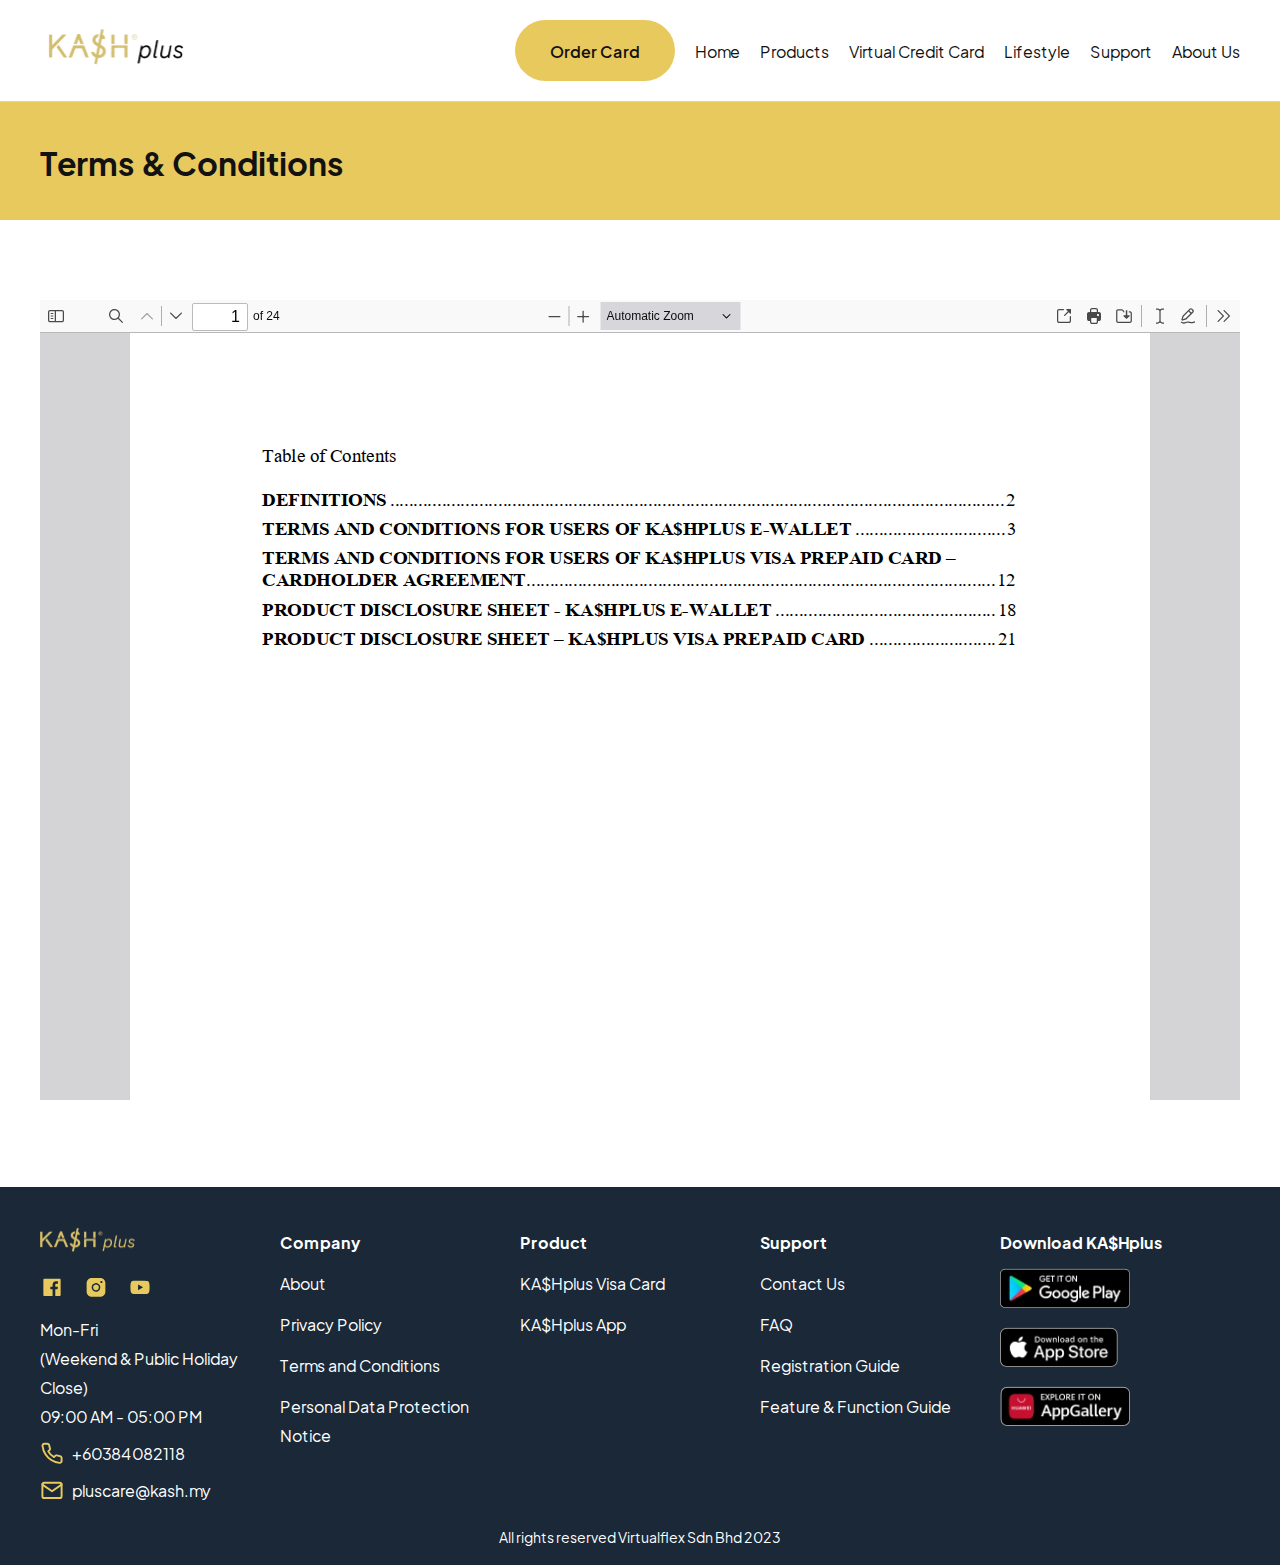
<file: terms.html>
<!DOCTYPE html>
<html lang="en">

<head>
    <meta charset="UTF-8">
    <meta http-equiv="X-UA-Compatible" content="IE=edge">
    <meta name="viewport" content="width=device-width, initial-scale=1.0">
    <meta name="description" content="Read KA$Hplus Terms and Conditions to more understand agreement for KA$Hplus app, KA$Hplus Visa Prepaid Card, and Cardholder Agreement">
    <meta name="theme-color" content="#E8C95E">
    <!-- Open Graph / Facebook -->
    <meta property="og:type" content="website">
    <meta property="og:url" content="https://main.kashplus.my/terms.html">
    <meta property="og:title" content="Terms And Conditions - KA$Hplus">
    <meta property="og:description" content="Read KA$Hplus Terms and Conditions to more understand agreement for KA$Hplus app, KA$Hplus Visa Prepaid Card, and Cardholder Agreement">
    <meta property="og:image" content="https://main.kashplus.my/assets/images/kashplus-social.png">
    <!-- Twitter -->
    <meta property="twitter:card" content="summary_large_image">
    <meta property="twitter:url" content="https://main.kashplus.my/terms.html">
    <meta property="twitter:title" content="Terms And Conditions - KA$Hplus">
    <meta property="twitter:description" content="Read KA$Hplus Terms and Conditions to more understand agreement for KA$Hplus app, KA$Hplus Visa Prepaid Card, and Cardholder Agreement">
    <meta property="twitter:image" content="https://main.kashplus.my/assets/images/kashplus-social.png">
    <title>KA$Hplus Terms and Conditions</title>
    <link rel="stylesheet" href="./assets/css/style.css">
    <link rel="apple-touch-icon" sizes="57x57" href="./assets/images/favicon/apple-icon-57x57.png">
    <link rel="apple-touch-icon" sizes="60x60" href="./assets/images/favicon/apple-icon-60x60.png">
    <link rel="apple-touch-icon" sizes="72x72" href="./assets/images/favicon/apple-icon-72x72.png">
    <link rel="apple-touch-icon" sizes="76x76" href="./assets/images/favicon/apple-icon-76x76.png">
    <link rel="apple-touch-icon" sizes="114x114" href="./assets/images/favicon/apple-icon-114x114.png">
    <link rel="apple-touch-icon" sizes="120x120" href="./assets/images/favicon/apple-icon-120x120.png">
    <link rel="apple-touch-icon" sizes="144x144" href="./assets/images/favicon/apple-icon-144x144.png">
    <link rel="apple-touch-icon" sizes="152x152" href="./assets/images/favicon/apple-icon-152x152.png">
    <link rel="apple-touch-icon" sizes="180x180" href="./assets/images/favicon/apple-icon-180x180.png">
    <link rel="icon" type="image/png" sizes="192x192"  href="./assets/images/favicon/android-icon-192x192.png">
    <link rel="icon" type="image/png" sizes="32x32" href="./assets/images/favicon/favicon-32x32.png">
    <link rel="icon" type="image/png" sizes="96x96" href="./assets/images/favicon/favicon-96x96.png">
    <link rel="icon" type="image/png" sizes="16x16" href="./assets/images/favicon/favicon-16x16.png">
    <link rel="manifest" href="/manifest.json">
    <meta name="msapplication-TileColor" content="#ffffff">
    <meta name="msapplication-TileImage" content="/ms-icon-144x144.png">
    <style>
        iframe {width: 100%;height: 800px;}
    </style>
</head>

<body>
    <!-- START NAVBAR -->
    <nav class="flex items-center justify-between px-40 py-20">
        <a href="index.html">
            <img src="./assets/images/kashplus-logo.webp" alt="KA$Hplus Logo" width="150" height="42">
        </a>

        <ul class="flex flex-wrap items-center col-gap-20 row-gap-16">
            <li>
                <a href="https://weborder.kashplus.my/?channel_id=kashplus_web_header"
                    class="order-card inline-block px-16 py-16 bg-primary-main decoration-none text-neutral-100 font-600 rounded-80 text-center">Order
                    Card</a>
            </li>

            <li>
                <a href="index.html" class="decoration-none text-neutral-100">Home</a>
            </li>

            <li>
                <a href="product.html" class="decoration-none text-neutral-100">Products</a>
            </li>

            <li>
                <a href="virtual-credit-card.html" class="decoration-none text-neutral-100">Virtual Credit Card</a>
            </li>

            <li>
                <a href="lifestyle.html" class="decoration-none text-neutral-100">Lifestyle</a>
            </li>

            <li>
                <a href="contact-us.html" class="decoration-none text-neutral-100">Support</a>
            </li>

            <li>
                <a href="about-us.html" class="decoration-none text-neutral-100">About Us</a>
            </li>
        </ul>

        <button class="menu">
            <img src="./assets/images/icons/menu.svg" alt="Menu Icon" width="24" height="24">
        </button>
    </nav>
    <!-- END NAVBAR -->

    <!-- START HEADER -->
    <section class="header px-40 py-40 bg-primary-main">
        <h1 class="text-3xl font-700">Terms & Conditions</h1>
    </section>
    <!-- END HEADER -->

    <!-- START PDF-->
    <div class="mt-80 px-40">
        <iframe src="./assets/pdf-js/web/viewer.html?file=/assets/files/TNC.pdf" frameborder="0" width="1000"
                height="600"></iframe>
    </div>
    <!-- END PDF-->

    <!-- START FOOTER -->
    <footer class="mt-80 bg-secondary-main px-40 py-40 text-neutral-10">
        <div class="list flex flex-wrap col-gap-20 row-gap-16">
            <div class="item">
                <a href="index.html">
                    <img src="./assets/images/logo-gold.webp" alt="KA$Hplus Logo" width="95" height="25">
                </a>

                <div class="mt-16 flex col-gap-20">
                    <a href="https://www.facebook.com/kashplusmyofficial" aria-label="Facebook">
                        <img src="./assets/images/icons/facebook-gold.svg" alt="Facebook" width="24" height="24">
                    </a>

                    <a href="https://www.instagram.com/kashplus.my/" aria-label="Instagram">
                        <img src="./assets/images/icons/ig-gold.svg" alt="Instagram" width="24" height="24">
                    </a>

                    <a href="https://www.youtube.com/channel/UC6cmbsnDnoXpuXkqfDrKEjg" aria-label="Youtube">
                        <img src="./assets/images/icons/youtube-gold.svg" alt="Youtube" width="24" height="24">
                    </a>
                </div>

                <p class="mt-8">
                    Mon-Fri
                    <br />
                    (Weekend & Public Holiday Close)
                    <br />
                    09:00 AM - 05:00 PM
                </p>
                <div class="flex items-center col-gap-8 mt-8">
                    <img src="./assets/images/icons/phone-icon.svg" alt="Phone" width="24" height="24">

                    <a href="tel:+60384082118" class="decoration-none text-neutral-10">+60384082118</a>
                </div>

                <div class="flex items-center col-gap-8 mt-8">
                    <img src="./assets/images/icons/email.svg" alt="Phone" width="24" height="24">

                    <a href="mailto:pluscare@kash.my" class="decoration-none text-neutral-10">pluscare@kash.my</a>
                </div>

            </div>

            <div class="item">
                <p class="font-700">Company</p>

                <div class="mt-12 flex flex-col row-gap-12">
                    <a href="about-us.html">About</a>
                    <a href="privacy-policy.html">Privacy Policy</a>
                    <a href="terms.html">Terms and Conditions</a>
                    <a href="./assets/files/PDPN-BNM.pdf">Personal Data Protection Notice</a>
                </div>
            </div>

            <div class="item">
                <p class="font-700">Product</p>

                <div class="mt-12 flex flex-col row-gap-12">
                    <a href="product.html#card">KA$Hplus Visa Card</a>
                    <a href="product.html#app">KA$Hplus App</a>
                </div>
            </div>

            <div class="item">
                <p class="font-700">Support</p>

                <div class="mt-12 flex flex-col row-gap-12">
                    <a href="contact-us.html">Contact Us</a>
                    <a href="faq.html">FAQ</a>
                    <a href="guide.html#register">Registration Guide</a>
                    <a href="guide.html#feature">Feature & Function Guide</a>
                </div>
            </div>

            <div class="item">
                <p class="font-700">Download KA$Hplus</p>

                <div class="mt-12 flex flex-col row-gap-12">
                    <a href="https://play.google.com/store/apps/details?id=com.fasspay.biz.wallet.vfsb&hl=en_US&gl=US">
                        <img src="./assets/images/play-store.webp" alt="Google Play Store" width="130" height="40">
                    </a>

                    <a href="https://apps.apple.com/us/app/kashplus/id1591333903">
                        <img src="./assets/images/app-store.webp" alt="Apple App Store" width="118" height="40">
                    </a>

                    <a href="https://appgallery.huawei.com/app/C105993177">
                        <img src="./assets/images/huawei.webp" alt="Huawei" width="130" height="40">
                    </a>
                </div>
            </div>
        </div>

        <p class="text-sm text-center mt-20">All rights reserved Virtualflex Sdn Bhd 2023</p>
    </footer>
    <!-- END FOOTER -->

    <script>
        // SHOW HIDE MENU
        document.querySelector('.menu').addEventListener('click', function () {
            let navMenu = document.querySelector('nav ul');

            navMenu.classList.contains('show') ? navMenu.classList.remove('show') : navMenu.classList.add('show');
        });
    </script>

    <!-- Hotjar Tracking Code for kashplus -->
    <script>
        (function (h, o, t, j, a, r) {
            h.hj = h.hj || function () { (h.hj.q = h.hj.q || []).push(arguments) };
            h._hjSettings = { hjid: 3472503, hjsv: 6 };
            a = o.getElementsByTagName('head')[0];
            r = o.createElement('script'); r.async = 1;
            r.src = t + h._hjSettings.hjid + j + h._hjSettings.hjsv;
            a.appendChild(r);
        })(window, document, 'https://static.hotjar.com/c/hotjar-', '.js?sv=');
    </script>
</body>

</html>
</file>
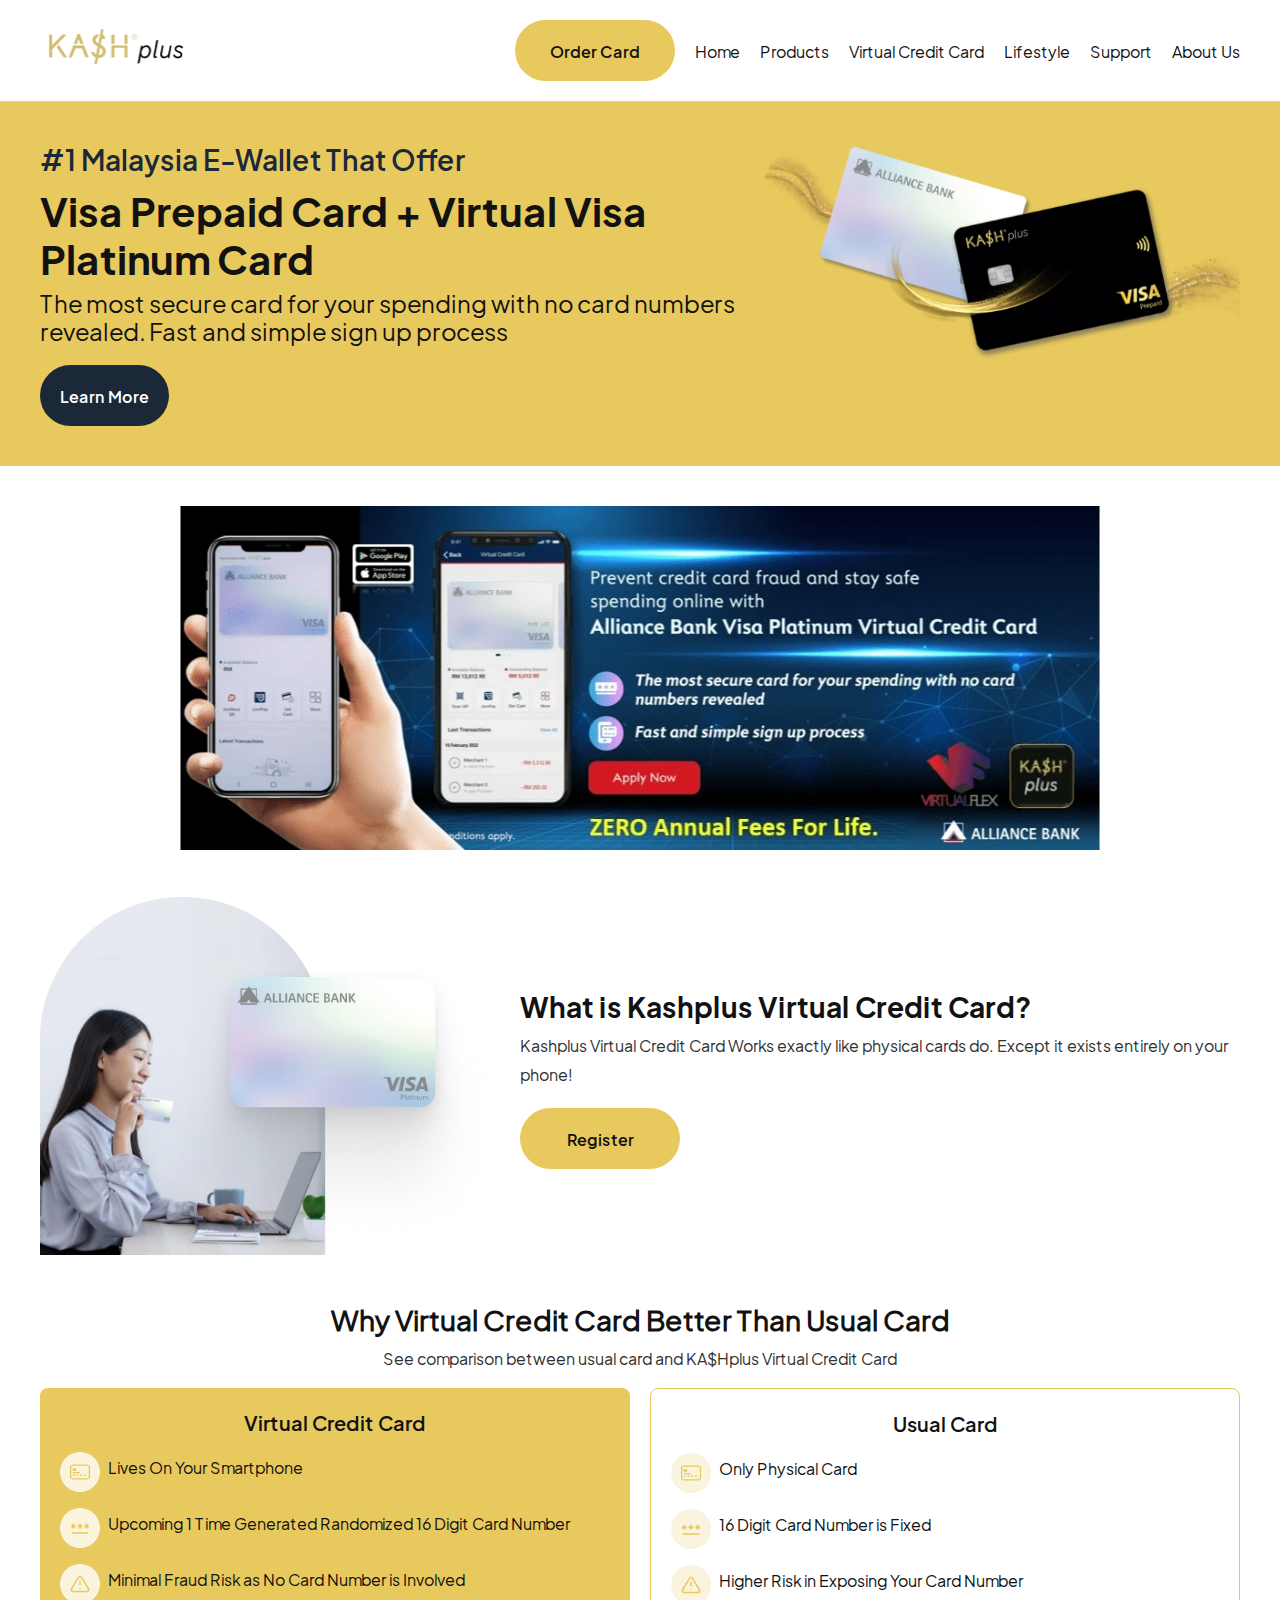
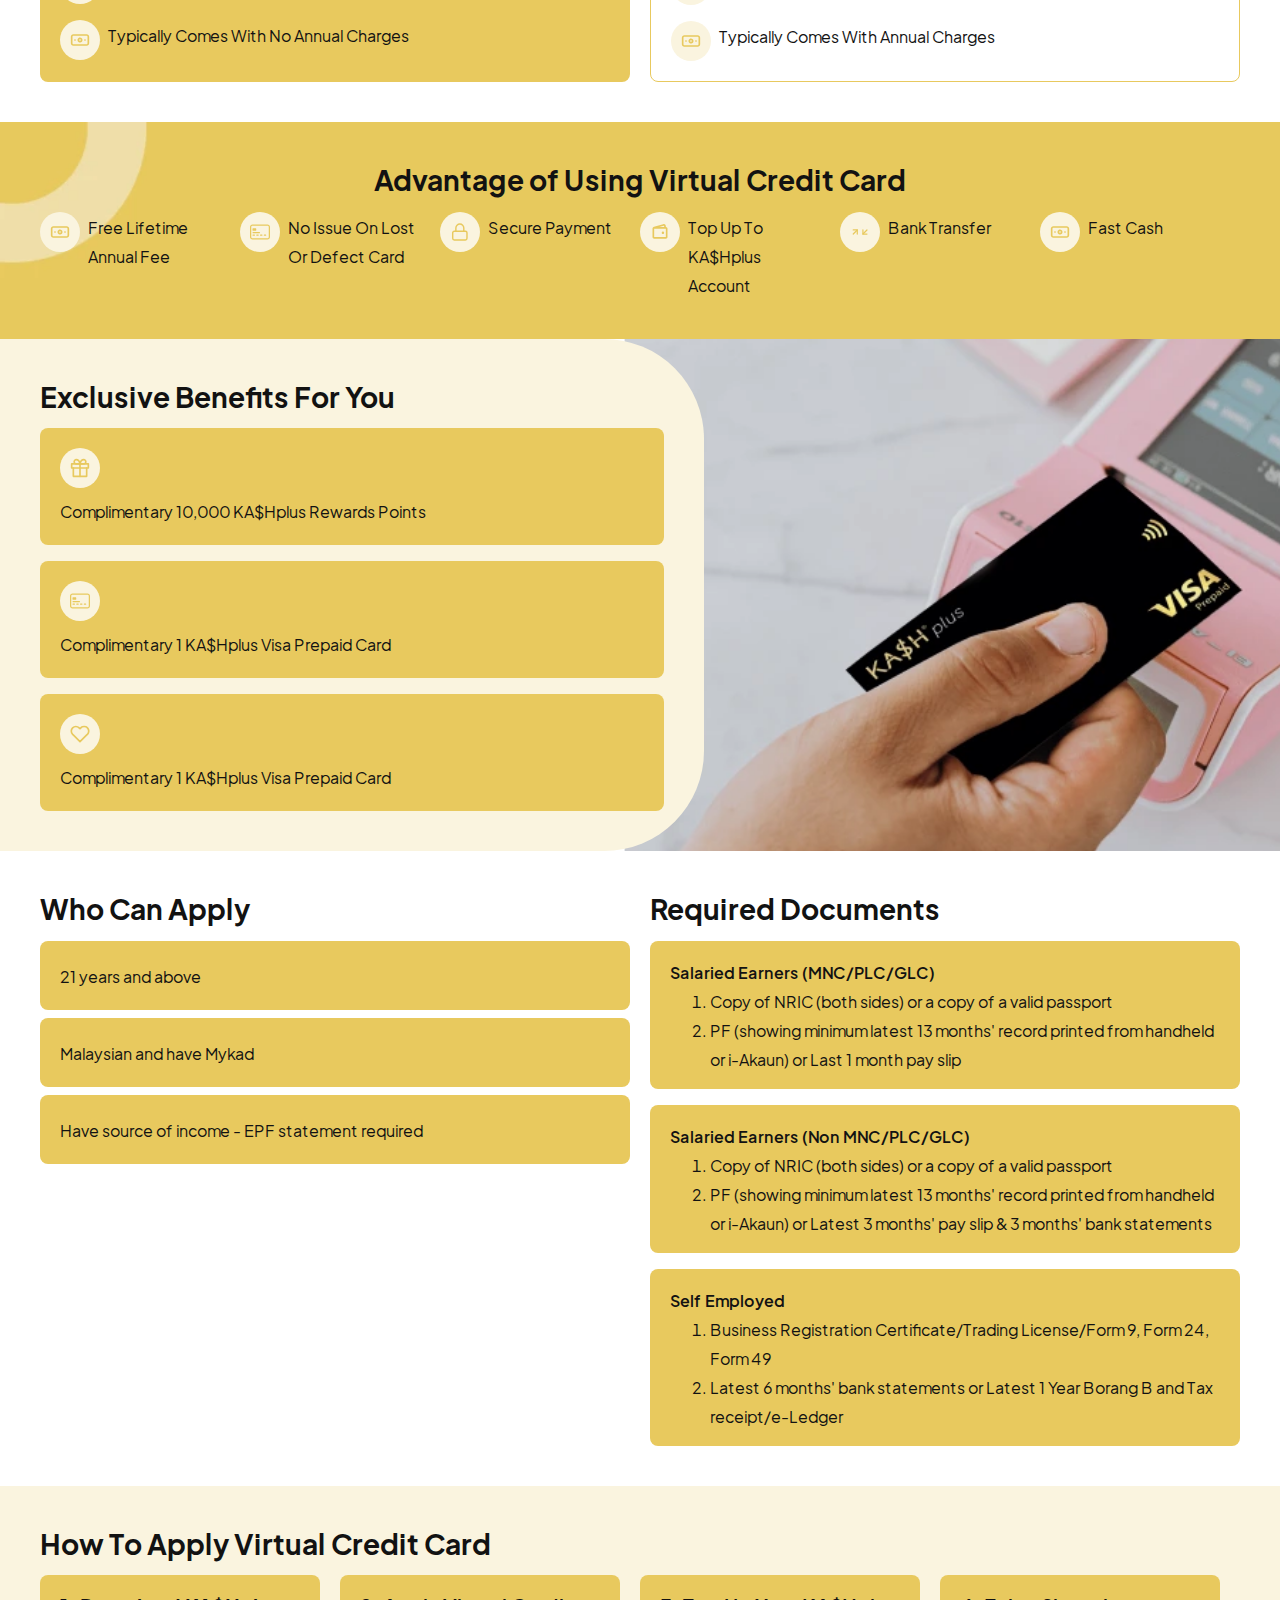
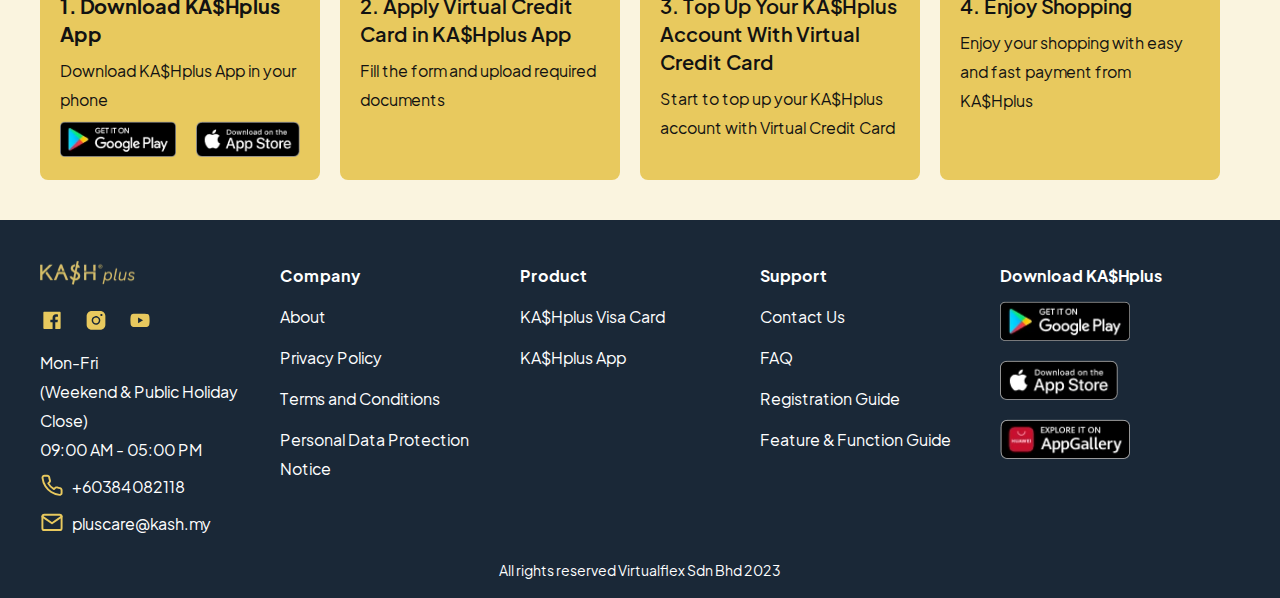
<file: virtual-credit-card.html>
<!DOCTYPE html>
<html lang="en">

<head>
    <meta charset="UTF-8">
    <meta http-equiv="X-UA-Compatible" content="IE=edge">
    <meta name="viewport" content="width=device-width, initial-scale=1.0">
    <meta name="theme-color" content="#E8C95E">
    <meta name="description" content="Introducing KA$Hplus Virtual Credit Card. The most secure card for your spending. Same Function as physical card, but more secure and fast. Get Virtual Credit Card Now">
    <!-- OPEN GRAPH FACEBOOK-->
    <meta property="og:type" content="website">
    <meta property="og:url" content="https://main.kashplus.my/virtual-credit-card.html">
    <meta property="og:title" content="Virtual Credit Card - KA$Hplus">
    <meta property="og:description"
        content="Introducing KA$Hplus Virtual Credit Card. The most secure card for your spending. Same Function as physical card, but more secure and fast. Get Virtual Credit Card Now">
    <meta property="og:site_name" content="KA$Hplus Virtual Credit Card">
    <meta property="og:image" content="https://main.kashplus.my/assets/images/kashplus-social.png">

    <!-- OPEN GRAPH TWITTER-->
    <meta property="twitter:card" content="summary_large_image">
    <meta property="twitter:url" content="https://main.kashplus.my">
    <meta property="twitter:title" content="Virtual Credit Card - KA$Hplus">
    <meta property="twitter:description"
        content="Introducing KA$Hplus Virtual Credit Card. The most secure card for your spending. Same Function as physical card, but more secure and fast. Get Virtual Credit Card Now">
    <meta property="twitter:image" content="https://main.kashplus.my/assets/images/kashplus-social.png">
    <title>Virtual Credit Card - KA$Hplus</title>
    <link rel="apple-touch-icon" sizes="57x57" href="./assets/images/favicon/apple-icon-57x57.png">
    <link rel="apple-touch-icon" sizes="60x60" href="./assets/images/favicon/apple-icon-60x60.png">
    <link rel="apple-touch-icon" sizes="72x72" href="./assets/images/favicon/apple-icon-72x72.png">
    <link rel="apple-touch-icon" sizes="76x76" href="./assets/images/favicon/apple-icon-76x76.png">
    <link rel="apple-touch-icon" sizes="114x114" href="./assets/images/favicon/apple-icon-114x114.png">
    <link rel="apple-touch-icon" sizes="120x120" href="./assets/images/favicon/apple-icon-120x120.png">
    <link rel="apple-touch-icon" sizes="144x144" href="./assets/images/favicon/apple-icon-144x144.png">
    <link rel="apple-touch-icon" sizes="152x152" href="./assets/images/favicon/apple-icon-152x152.png">
    <link rel="apple-touch-icon" sizes="180x180" href="./assets/images/favicon/apple-icon-180x180.png">
    <link rel="icon" type="image/png" sizes="192x192"  href="./assets/images/favicon/android-icon-192x192.png">
    <link rel="icon" type="image/png" sizes="32x32" href="./assets/images/favicon/favicon-32x32.png">
    <link rel="icon" type="image/png" sizes="96x96" href="./assets/images/favicon/favicon-96x96.png">
    <link rel="icon" type="image/png" sizes="16x16" href="./assets/images/favicon/favicon-16x16.png">
    <link rel="manifest" href="/manifest.json">
    <meta name="msapplication-TileColor" content="#ffffff">
    <meta name="msapplication-TileImage" content="/ms-icon-144x144.png">
    <link rel="stylesheet" href="./assets/css/style.css">
    <style>
        body{overflow-x:hidden}.hero .content{width:calc(60% - 20px)}.hero .image{width:40%}#apply .item img,#banner img,.about .image img,.hero .image img{width:100%;height:auto}.about .image{width:calc(40% - 20px)}.about .caption{width:60%}.about .caption a{width:160px}.advantage .item .icon,.benefit .icon,.comparison .item .icon{width:40px;height:40px;border-radius:50%;flex-shrink:0}.comparison .card-type,.requirement .list{width:calc(50% - 10px)}.advantage{background:url('./assets/images/backgrounds/bg-vcc-advantage.webp') 0 0/cover no-repeat}.advantage .item{width:calc((100% / 6) - 20px)}.benefit{position:relative}.benefit .content{width:55%;border-radius:0 100px 100px 0}.benefit .image{width:80%;background:url(./assets/images/vcc-benefit.webp) -180px -200px/cover no-repeat;position:absolute;right:0;top:0;bottom:0;transform:translateX(36%);z-index:-1}.benefit .image img{position:relative;width:118%;height:auto;left:-100px;z-index:-1}.requirement ol{margin:0}#apply .item{width:calc(25% - 20px)}@media (min-width:1550px){.benefit .image{background-position:-200px -460px}}@media (max-width:992px){.hero .content .text-4xl{font-size:24px}.hero .content .text-2xl{font-size:20px}.hero .content .text-xl{font-size:16px}}@media (max-width:767px){#apply .item,.about .caption,.about .image,.advantage .item,.benefit .content,.comparison .card-type,.hero .content,.hero .image,.requirement .list{width:100%}.about .caption,.hero .content{order:2}.about .image,.hero .image{order:1}.benefit .content{border-radius:0}.benefit .image{display:none}}@media (min-width:768px) and (max-width:992px){.advantage .item{width:calc((100% / 3) - 14px)}#apply .item{width:calc(50% - 10px)}.benefit .image{transform:translateX(2%);background-position:0 0}}
    </style>
</head>

<body>
    <!-- START NAVBAR -->
    <nav class="flex items-center justify-between px-40 py-20">
        <a href="index.html">
            <img src="./assets/images/kashplus-logo.webp" alt="KA$Hplus Logo" width="150" height="42">
        </a>

        <ul class="flex flex-wrap items-center col-gap-20 row-gap-16">
            <li>
                <a href="https://weborder.kashplus.my/?channel_id=kashplus_web_header"
                    class="order-card inline-block px-16 py-16 bg-primary-main decoration-none text-neutral-100 font-600 rounded-80 text-center">Order
                    Card</a>
            </li>

            <li>
                <a href="index.html" class="decoration-none text-neutral-100">Home</a>
            </li>

            <li>
                <a href="product.html" class="decoration-none text-neutral-100">Products</a>
            </li>

            <li>
                <a href="virtual-credit-card.html" class="decoration-none text-neutral-100">Virtual Credit Card</a>
            </li>

            <li>
                <a href="lifestyle.html" class="decoration-none text-neutral-100">Lifestyle</a>
            </li>

            <li>
                <a href="contact-us.html" class="decoration-none text-neutral-100">Support</a>
            </li>

            <li>
                <a href="about-us.html" class="decoration-none text-neutral-100">About Us</a>
            </li>
        </ul>

        <button class="menu">
            <img src="./assets/images/icons/menu.svg" alt="Menu Icon" width="24" height="24">
        </button>
    </nav>
    <!-- END NAVBAR -->

    <!-- START HERO -->
    <section class="hero px-40 py-40 flex flex-wrap col-gap-20 row-gap-16 bg-primary-main">
        <div class="content">
            <p class="text-2xl text-secondary-main font-600">#1 Malaysia E-Wallet That Offer</p>
            <h1 class="text-4xl font-700 mt-8">Visa Prepaid Card + Virtual Visa Platinum Card</h1>
            <p class="mt-8 text-xl">The most secure card for your spending with no card numbers revealed. Fast and
                simple sign up process</p>

            <a href="#banner"
                class="inline-block mt-20 bg-secondary-main rounded-80 text-neutral-10 font-600 decoration-none px-20 py-16">Learn
                More</a>
        </div>

        <div class="image">
            <img src="./assets/images/vcc-hero.webp" alt="KA$Hplus Virtual Credit Card" width="640" height="298">
        </div>
    </section>
    <!-- END HERO -->

    <!-- START BANNER -->
    <section id="banner" class="px-40 w-1000 mt-40">
        <img src="./assets/images/vcc-banner.webp" alt="Virtual Credit Card Banner" width="1000" height="378">
    </section>
    <!-- END BANNER -->

    <!-- START ABOUT -->
    <section class="about flex flex-wrap col-gap-20 row-gap-16 items-center mt-40 px-40">
        <div class="image">
            <img src="./assets/images/vcc-about.webp" alt="What is Kashplus Virtual Credit Card?" width="520"
                height="470">
        </div>

        <div class="caption">
            <h2 class="text-2xl font-700">What is Kashplus Virtual Credit Card?</h2>
            <p class="mt-8 text-neutral-90">Kashplus Virtual Credit Card Works exactly like physical cards do. Except it
                exists entirely on your phone!</p>

            <a href="#apply"
                class="inline-block px-20 py-16 mt-20 bg-primary-main rounded-80 font-600 decoration-none text-neutral-100 text-center">Register</a>
        </div>
    </section>
    <!-- END ABOUT -->

    <!-- START COMPARISON -->
    <section class="comparison mt-40 px-40">
        <h2 class="text-center text-2xl">Why Virtual Credit Card Better Than Usual Card</h2>
        <p class="mt-8 text-neutral-90 text-center">See comparison between usual card and KA$Hplus Virtual Credit Card
        </p>

        <div class="mt-16 flex flex-wrap col-gap-20 row-gap-16">
            <div class="card-type bg-primary-main px-20 py-20 flex flex-col row-gap-16 rounded-8">
                <h3 class="text-center text-lg font-600">Virtual Credit Card</h3>

                <div class="item flex col-gap-8">
                    <div class="icon bg-primary-surface flex items-center justify-center">
                        <img src="./assets/images/icons/card-primary.svg" alt="Icon" width="20" height="20">
                    </div>

                    <p>Lives On Your Smartphone</p>
                </div>

                <div class="item flex col-gap-8">
                    <div class="icon bg-primary-surface flex items-center justify-center">
                        <img src="./assets/images/icons/pin-primary.svg" alt="Icon" width="20" height="20">
                    </div>

                    <p>Upcoming 1 Time Generated Randomized 16 Digit Card Number</p>
                </div>

                <div class="item flex col-gap-8">
                    <div class="icon bg-primary-surface flex items-center justify-center">
                        <img src="./assets/images/icons/warning-primary.svg" alt="Icon" width="20" height="20">
                    </div>

                    <p>Minimal Fraud Risk as No Card Number is Involved</p>
                </div>

                <div class="item flex col-gap-8">
                    <div class="icon bg-primary-surface flex items-center justify-center">
                        <img src="./assets/images/icons/money-primary.svg" alt="Icon" width="20" height="20">
                    </div>

                    <p>Typically Comes With No Annual Charges</p>
                </div>
            </div>

            <div class="card-type border-1-solid border-primary-main px-20 py-20 flex flex-col row-gap-16 rounded-8">
                <h3 class="text-center text-lg font-600">Usual Card</h3>

                <div class="item flex col-gap-8">
                    <div class="icon bg-primary-surface flex items-center justify-center">
                        <img src="./assets/images/icons/card-primary.svg" alt="Icon" width="20" height="20">
                    </div>

                    <p>Only Physical Card</p>
                </div>

                <div class="item flex col-gap-8">
                    <div class="icon bg-primary-surface flex items-center justify-center">
                        <img src="./assets/images/icons/pin-primary.svg" alt="Icon" width="20" height="20">
                    </div>

                    <p>16 Digit Card Number is Fixed</p>
                </div>

                <div class="item flex col-gap-8">
                    <div class="icon bg-primary-surface flex items-center justify-center">
                        <img src="./assets/images/icons/warning-primary.svg" alt="Icon" width="20" height="20">
                    </div>

                    <p>Higher Risk in Exposing Your Card Number</p>
                </div>

                <div class="item flex col-gap-8">
                    <div class="icon bg-primary-surface flex items-center justify-center">
                        <img src="./assets/images/icons/money-primary.svg" alt="Icon" width="20" height="20">
                    </div>

                    <p>Typically Comes With Annual Charges</p>
                </div>
            </div>
        </div>
    </section>
    <!-- END COMPARISON -->

    <!-- START ADVANTAGE-->
    <section class="advantage mt-40 px-40 py-40 bg-primary-main">
        <h2 class="text-2xl font-700 text-center">Advantage of Using Virtual Credit Card</h2>

        <div class="mt-16 flex flex-wrap col-gap-20 row-gap-16">
            <div class="item flex col-gap-8">
                <div class="icon bg-primary-surface flex items-center justify-center">
                    <img src="./assets/images/icons/money-primary.svg" alt="Icon" width="20" height="20">
                </div>

                <p>Free Lifetime Annual Fee</p>
            </div>

            <div class="item flex col-gap-8">
                <div class="icon bg-primary-surface flex items-center justify-center">
                    <img src="./assets/images/icons/card-primary.svg" alt="Icon" width="20" height="20">
                </div>

                <p>No Issue On Lost Or Defect Card</p>
            </div>

            <div class="item flex col-gap-8">
                <div class="icon bg-primary-surface flex items-center justify-center">
                    <img src="./assets/images/icons/lock-primary.svg" alt="Icon" width="20" height="20">
                </div>

                <p>Secure Payment</p>
            </div>

            <div class="item flex col-gap-8">
                <div class="icon bg-primary-surface flex items-center justify-center">
                    <img src="./assets/images/icons/wallet-primary.svg" alt="Icon" width="20" height="20">
                </div>

                <p>Top Up To KA$Hplus Account</p>
            </div>

            <div class="item flex col-gap-8">
                <div class="icon bg-primary-surface flex items-center justify-center">
                    <img src="./assets/images/icons/transfer-primary.svg" alt="Icon" width="20" height="20">
                </div>

                <p>Bank Transfer</p>
            </div>

            <div class="item flex col-gap-8">
                <div class="icon bg-primary-surface flex items-center justify-center">
                    <img src="./assets/images/icons/money-primary.svg" alt="Icon" width="20" height="20">
                </div>

                <p>Fast Cash</p>
            </div>
        </div>
    </section>
    <!-- END ADVANTAGE-->

    <!-- START BENEFIT-->
    <section class="benefit flex flex-wrap row-gap-16">
        <div class="content bg-primary-surface px-40 py-40">
            <h2 class="text-2xl font-700">Exclusive Benefits For You</h2>

            <div class="mt-16 bg-primary-main px-20 py-20 rounded-8">
                <div class="icon bg-primary-surface flex items-center justify-center">
                    <img src="./assets/images/icons/gift-primary.svg" alt="Icon" width="20" height="20">
                </div>

                <p class="mt-8">Complimentary 10,000 KA$Hplus Rewards Points</p>
            </div>

            <div class="mt-16 bg-primary-main px-20 py-20 rounded-8">
                <div class="icon bg-primary-surface flex items-center justify-center">
                    <img src="./assets/images/icons/card-primary.svg" alt="Icon" width="20" height="20">
                </div>

                <p class="mt-8">Complimentary 1 KA$Hplus Visa Prepaid Card</p>
            </div>

            <div class="mt-16 bg-primary-main px-20 py-20 rounded-8">
                <div class="icon bg-primary-surface flex items-center justify-center">
                    <img src="./assets/images/icons/heart-primary.svg" alt="Icon" width="20" height="20">
                </div>

                <p class="mt-8">Complimentary 1 KA$Hplus Visa Prepaid Card</p>
            </div>
        </div>

        <div class="image">
        </div>
    </section>
    <!-- END BENEFIT-->

    <!-- START REQUIREMENT-->
    <section class="requirement mt-40 px-40 flex flex-wrap col-gap-20 row-gap-16">
        <div class="list">
            <h2 class="text-2xl font-700">Who Can Apply</h2>

            <p class="mt-16 bg-primary-main px-20 py-20 rounded-8">21 years and above</p>
            <p class="mt-8 bg-primary-main px-20 py-20 rounded-8">Malaysian and have Mykad</p>
            <p class="mt-8 bg-primary-main px-20 py-20 rounded-8">Have source of income - EPF statement required</p>
        </div>

        <div class="list">
            <h2 class="text-2xl font-700">Required Documents</h2>

            <div class="mt-16 bg-primary-main px-20 py-16 rounded-8">
                <p class="font-600">Salaried Earners (MNC/PLC/GLC)</p>

                <ol>
                    <li>Copy of NRIC (both sides) or a copy of a valid passport</li>
                    <li>PF (showing minimum latest 13 months' record printed from handheld or i-Akaun) or Last 1 month
                        pay slip</li>
                </ol>
            </div>

            <div class="mt-16 bg-primary-main px-20 py-16 rounded-8">
                <p class="font-600">Salaried Earners (Non MNC/PLC/GLC)</p>

                <ol>
                    <li>Copy of NRIC (both sides) or a copy of a valid passport</li>
                    <li>PF (showing minimum latest 13 months' record printed from handheld or i-Akaun) or Latest 3
                        months' pay slip & 3 months' bank statements</li>
                </ol>
            </div>

            <div class="mt-16 bg-primary-main px-20 py-16 rounded-8">
                <p class="font-600">Self Employed</p>

                <ol>
                    <li>Business Registration Certificate/Trading License/Form 9, Form 24, Form 49</li>
                    <li>Latest 6 months' bank statements or Latest 1 Year Borang B and Tax receipt/e-Ledger</li>
                </ol>
            </div>
        </div>
    </section>
    <!-- END REQUIREMENT-->

    <!-- START APPLY-->
    <section id="apply" class="mt-40 px-40 py-40 bg-primary-surface">
        <h2 class="text-2xl font-700">How To Apply Virtual Credit Card</h2>

        <div class="mt-16 flex flex-wrap col-gap-20 row-gap-16">
            <div class="item px-20 py-16 rounded-8 bg-primary-main">
                <p class="text-lg font-700">1. Download KA$Hplus App</p>

                <p class="mt-8">Download KA$Hplus App in your phone</p>

                <div class="mt-8 flex col-gap-20">
                    <a href="https://play.google.com/store/apps/details?id=com.fasspay.biz.wallet.vfsb&hl=en_US&gl=US">
                        <img src="./assets/images/play-store.webp" alt="Google Play Store" width="136" height="40">
                    </a>

                    <a href="https://apps.apple.com/us/app/kashplus/id1591333903">
                        <img src="./assets/images/app-store.webp" alt="Apple App Store" width="120" height="40">
                    </a>
                </div>
            </div>

            <div class="item px-20 py-16 rounded-8 bg-primary-main">
                <p class="text-lg font-600">2. Apply Virtual Credit Card in KA$Hplus App</p>

                <p class="mt-8">Fill the form and upload required documents</p>
            </div>

            <div class="item px-20 py-16 rounded-8 bg-primary-main">
                <p class="text-lg font-600">3. Top Up Your KA$Hplus Account With Virtual Credit Card</p>

                <p class="mt-8">Start to top up your KA$Hplus account with Virtual Credit Card</p>
            </div>

            <div class="item px-20 py-16 rounded-8 bg-primary-main">
                <p class="text-lg font-600">4. Enjoy Shopping</p>

                <p class="mt-8">Enjoy your shopping with easy and fast payment from KA$Hplus</p>
            </div>
        </div>
    </section>
    <!-- END APPLY-->

    <!-- START FOOTER -->
    <footer class="bg-secondary-main px-40 py-40 text-neutral-10">
        <div class="list flex flex-wrap col-gap-20 row-gap-16">
            <div class="item">
                <a href="index.html">
                    <img src="./assets/images/logo-gold.webp" alt="KA$Hplus Logo" width="95" height="25">
                </a>

                <div class="mt-16 flex col-gap-20">
                    <a href="https://www.facebook.com/kashplusmyofficial" aria-label="Facebook">
                        <img src="./assets/images/icons/facebook-gold.svg" alt="Facebook" width="24" height="24">
                    </a>

                    <a href="https://www.instagram.com/kashplus.my/" aria-label="Instagram">
                        <img src="./assets/images/icons/ig-gold.svg" alt="Instagram" width="24" height="24">
                    </a>

                    <a href="https://www.youtube.com/channel/UC6cmbsnDnoXpuXkqfDrKEjg" aria-label="Youtube">
                        <img src="./assets/images/icons/youtube-gold.svg" alt="Youtube" width="24" height="24">
                    </a>
                </div>

                <p class="mt-8">
                    Mon-Fri
                    <br />
                    (Weekend & Public Holiday Close)
                    <br />
                    09:00 AM - 05:00 PM
                </p>
                <div class="flex items-center col-gap-8 mt-8">
                    <img src="./assets/images/icons/phone-icon.svg" alt="Phone" width="24" height="24">

                    <a href="tel:+60384082118" class="decoration-none text-neutral-10">+60384082118</a>
                </div>

                <div class="flex items-center col-gap-8 mt-8">
                    <img src="./assets/images/icons/email.svg" alt="Phone" width="24" height="24">

                    <a href="mailto:pluscare@kash.my" class="decoration-none text-neutral-10">pluscare@kash.my</a>
                </div>

            </div>

            <div class="item">
                <p class="font-700">Company</p>

                <div class="mt-12 flex flex-col row-gap-12">
                    <a href="about-us.html">About</a>
                    <a href="privacy-policy.html">Privacy Policy</a>
                    <a href="terms.html">Terms and Conditions</a>
                    <a href="./assets/files/PDPN-BNM.pdf">Personal Data Protection Notice</a>
                </div>
            </div>

            <div class="item">
                <p class="font-700">Product</p>

                <div class="mt-12 flex flex-col row-gap-12">
                    <a href="product.html#card">KA$Hplus Visa Card</a>
                    <a href="product.html#app">KA$Hplus App</a>
                </div>
            </div>

            <div class="item">
                <p class="font-700">Support</p>

                <div class="mt-12 flex flex-col row-gap-12">
                    <a href="contact-us.html">Contact Us</a>
                    <a href="faq.html">FAQ</a>
                    <a href="guide.html#register">Registration Guide</a>
                    <a href="guide.html#feature">Feature & Function Guide</a>
                </div>
            </div>

            <div class="item">
                <p class="font-700">Download KA$Hplus</p>

                <div class="mt-12 flex flex-col row-gap-12">
                    <a href="https://play.google.com/store/apps/details?id=com.fasspay.biz.wallet.vfsb&hl=en_US&gl=US">
                        <img src="./assets/images/play-store.webp" alt="Google Play Store" width="130" height="40">
                    </a>

                    <a href="https://apps.apple.com/us/app/kashplus/id1591333903">
                        <img src="./assets/images/app-store.webp" alt="Apple App Store" width="118" height="40">
                    </a>

                    <a href="https://appgallery.huawei.com/app/C105993177">
                        <img src="./assets/images/huawei.webp" alt="Huawei" width="130" height="40">
                    </a>
                </div>
            </div>
        </div>

        <p class="text-sm text-center mt-20">All rights reserved Virtualflex Sdn Bhd 2023</p>
    </footer>
    <!-- END FOOTER -->

    <script>
        // SHOW HIDE MENU
        document.querySelector('.menu').addEventListener('click', function () {
            let navMenu = document.querySelector('nav ul');

            navMenu.classList.contains('show') ? navMenu.classList.remove('show') : navMenu.classList.add('show');
        });
    </script>

    <!-- Hotjar Tracking Code for kashplus -->
    <script>
        (function (h, o, t, j, a, r) {
            h.hj = h.hj || function () { (h.hj.q = h.hj.q || []).push(arguments) };
            h._hjSettings = { hjid: 3472503, hjsv: 6 };
            a = o.getElementsByTagName('head')[0];
            r = o.createElement('script'); r.async = 1;
            r.src = t + h._hjSettings.hjid + j + h._hjSettings.hjsv;
            a.appendChild(r);
        })(window, document, 'https://static.hotjar.com/c/hotjar-', '.js?sv=');
    </script>
</body>

</html>
</file>
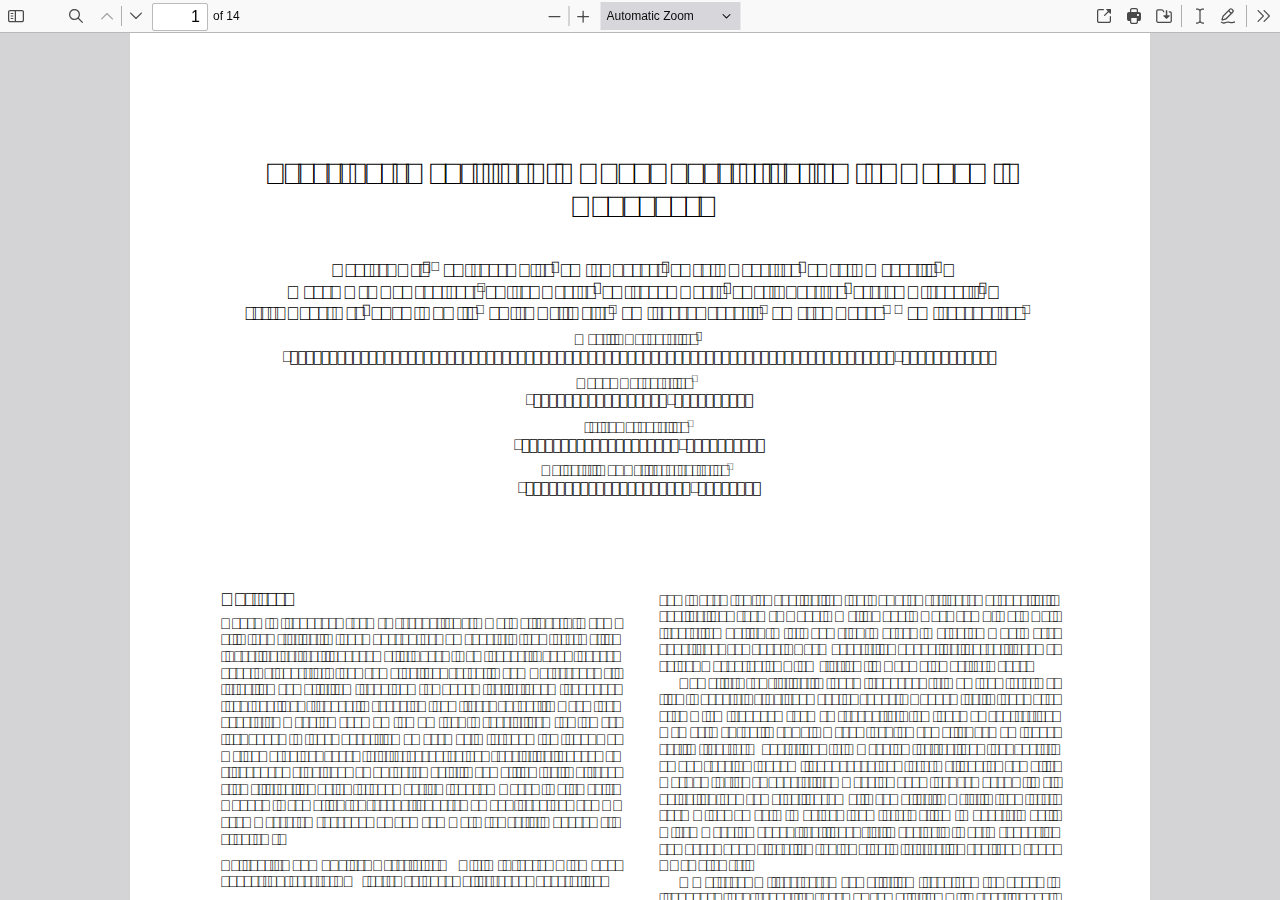
<file: assets/pdf-js/web/viewer.html>
<!DOCTYPE html>
<!--
Copyright 2012 Mozilla Foundation

Licensed under the Apache License, Version 2.0 (the "License");
you may not use this file except in compliance with the License.
You may obtain a copy of the License at

    http://www.apache.org/licenses/LICENSE-2.0

Unless required by applicable law or agreed to in writing, software
distributed under the License is distributed on an "AS IS" BASIS,
WITHOUT WARRANTIES OR CONDITIONS OF ANY KIND, either express or implied.
See the License for the specific language governing permissions and
limitations under the License.

Adobe CMap resources are covered by their own copyright but the same license:

    Copyright 1990-2015 Adobe Systems Incorporated.

See https://github.com/adobe-type-tools/cmap-resources
-->
<html dir="ltr" mozdisallowselectionprint>
  <head>
    <meta charset="utf-8">
    <meta name="viewport" content="width=device-width, initial-scale=1, maximum-scale=1">
    <meta name="google" content="notranslate">
    <title>PDF.js viewer</title>

<!-- This snippet is used in production (included from viewer.html) -->
<link rel="resource" type="application/l10n" href="locale/locale.properties">
<script src="../build/pdf.js"></script>

    <link rel="stylesheet" href="viewer.css">

  <script src="viewer.js"></script>
  </head>

  <body tabindex="1">
    <div id="outerContainer">

      <div id="sidebarContainer">
        <div id="toolbarSidebar">
          <div id="toolbarSidebarLeft">
            <div id="sidebarViewButtons" class="splitToolbarButton toggled" role="radiogroup">
              <button id="viewThumbnail" class="toolbarButton toggled" title="Show Thumbnails" tabindex="2" data-l10n-id="thumbs" role="radio" aria-checked="true" aria-controls="thumbnailView">
                 <span data-l10n-id="thumbs_label">Thumbnails</span>
              </button>
              <button id="viewOutline" class="toolbarButton" title="Show Document Outline (double-click to expand/collapse all items)" tabindex="3" data-l10n-id="document_outline" role="radio" aria-checked="false" aria-controls="outlineView">
                 <span data-l10n-id="document_outline_label">Document Outline</span>
              </button>
              <button id="viewAttachments" class="toolbarButton" title="Show Attachments" tabindex="4" data-l10n-id="attachments" role="radio" aria-checked="false" aria-controls="attachmentsView">
                 <span data-l10n-id="attachments_label">Attachments</span>
              </button>
              <button id="viewLayers" class="toolbarButton" title="Show Layers (double-click to reset all layers to the default state)" tabindex="5" data-l10n-id="layers" role="radio" aria-checked="false" aria-controls="layersView">
                 <span data-l10n-id="layers_label">Layers</span>
              </button>
            </div>
          </div>

          <div id="toolbarSidebarRight">
            <div id="outlineOptionsContainer" class="hidden">
              <div class="verticalToolbarSeparator"></div>

              <button id="currentOutlineItem" class="toolbarButton" disabled="disabled" title="Find Current Outline Item" tabindex="6" data-l10n-id="current_outline_item">
                <span data-l10n-id="current_outline_item_label">Current Outline Item</span>
              </button>
            </div>
          </div>
        </div>
        <div id="sidebarContent">
          <div id="thumbnailView">
          </div>
          <div id="outlineView" class="hidden">
          </div>
          <div id="attachmentsView" class="hidden">
          </div>
          <div id="layersView" class="hidden">
          </div>
        </div>
        <div id="sidebarResizer"></div>
      </div>  <!-- sidebarContainer -->

      <div id="mainContainer">
        <div class="findbar hidden doorHanger" id="findbar">
          <div id="findbarInputContainer">
            <input id="findInput" class="toolbarField" title="Find" placeholder="Find in document…" tabindex="91" data-l10n-id="find_input" aria-invalid="false">
            <div class="splitToolbarButton">
              <button id="findPrevious" class="toolbarButton" title="Find the previous occurrence of the phrase" tabindex="92" data-l10n-id="find_previous">
                <span data-l10n-id="find_previous_label">Previous</span>
              </button>
              <div class="splitToolbarButtonSeparator"></div>
              <button id="findNext" class="toolbarButton" title="Find the next occurrence of the phrase" tabindex="93" data-l10n-id="find_next">
                <span data-l10n-id="find_next_label">Next</span>
              </button>
            </div>
          </div>

          <div id="findbarOptionsOneContainer">
            <input type="checkbox" id="findHighlightAll" class="toolbarField" tabindex="94">
            <label for="findHighlightAll" class="toolbarLabel" data-l10n-id="find_highlight">Highlight All</label>
            <input type="checkbox" id="findMatchCase" class="toolbarField" tabindex="95">
            <label for="findMatchCase" class="toolbarLabel" data-l10n-id="find_match_case_label">Match Case</label>
          </div>
          <div id="findbarOptionsTwoContainer">
            <input type="checkbox" id="findMatchDiacritics" class="toolbarField" tabindex="96">
            <label for="findMatchDiacritics" class="toolbarLabel" data-l10n-id="find_match_diacritics_label">Match Diacritics</label>
            <input type="checkbox" id="findEntireWord" class="toolbarField" tabindex="97">
            <label for="findEntireWord" class="toolbarLabel" data-l10n-id="find_entire_word_label">Whole Words</label>
          </div>

          <div id="findbarMessageContainer" aria-live="polite">
            <span id="findResultsCount" class="toolbarLabel"></span>
            <span id="findMsg" class="toolbarLabel"></span>
          </div>
        </div>  <!-- findbar -->

        <div class="editorParamsToolbar hidden doorHangerRight" id="editorFreeTextParamsToolbar">
          <div class="editorParamsToolbarContainer">
            <div class="editorParamsSetter">
              <label for="editorFreeTextColor" class="editorParamsLabel" data-l10n-id="editor_free_text_color">Color</label>
              <input type="color" id="editorFreeTextColor" class="editorParamsColor" tabindex="100">
            </div>
            <div class="editorParamsSetter">
              <label for="editorFreeTextFontSize" class="editorParamsLabel" data-l10n-id="editor_free_text_size">Size</label>
              <input type="range" id="editorFreeTextFontSize" class="editorParamsSlider" value="10" min="5" max="100" step="1" tabindex="101">
            </div>
          </div>
        </div>

        <div class="editorParamsToolbar hidden doorHangerRight" id="editorInkParamsToolbar">
          <div class="editorParamsToolbarContainer">
            <div class="editorParamsSetter">
              <label for="editorInkColor" class="editorParamsLabel" data-l10n-id="editor_ink_color">Color</label>
              <input type="color" id="editorInkColor" class="editorParamsColor" tabindex="102">
            </div>
            <div class="editorParamsSetter">
              <label for="editorInkThickness" class="editorParamsLabel" data-l10n-id="editor_ink_thickness">Thickness</label>
              <input type="range" id="editorInkThickness" class="editorParamsSlider" value="1" min="1" max="20" step="1" tabindex="103">
            </div>
            <div class="editorParamsSetter">
              <label for="editorInkOpacity" class="editorParamsLabel" data-l10n-id="editor_ink_opacity">Opacity</label>
              <input type="range" id="editorInkOpacity" class="editorParamsSlider" value="100" min="1" max="100" step="1" tabindex="104">
            </div>
          </div>
        </div>

        <div id="secondaryToolbar" class="secondaryToolbar hidden doorHangerRight">
          <div id="secondaryToolbarButtonContainer">
            <button id="secondaryOpenFile" class="secondaryToolbarButton visibleLargeView" title="Open File" tabindex="51" data-l10n-id="open_file">
              <span data-l10n-id="open_file_label">Open</span>
            </button>

            <button id="secondaryPrint" class="secondaryToolbarButton visibleMediumView" title="Print" tabindex="52" data-l10n-id="print">
              <span data-l10n-id="print_label">Print</span>
            </button>

            <button id="secondaryDownload" class="secondaryToolbarButton visibleMediumView" title="Save" tabindex="53" data-l10n-id="save">
              <span data-l10n-id="save_label">Save</span>
            </button>

            <div class="horizontalToolbarSeparator visibleLargeView"></div>

            <button id="presentationMode" class="secondaryToolbarButton" title="Switch to Presentation Mode" tabindex="54" data-l10n-id="presentation_mode">
              <span data-l10n-id="presentation_mode_label">Presentation Mode</span>
            </button>

            <a href="#" id="viewBookmark" class="secondaryToolbarButton" title="Current Page (View URL from Current Page)" tabindex="55" data-l10n-id="bookmark1">
              <span data-l10n-id="bookmark1_label">Current Page</span>
            </a>

            <div id="viewBookmarkSeparator" class="horizontalToolbarSeparator"></div>

            <button id="firstPage" class="secondaryToolbarButton" title="Go to First Page" tabindex="56" data-l10n-id="first_page">
              <span data-l10n-id="first_page_label">Go to First Page</span>
            </button>
            <button id="lastPage" class="secondaryToolbarButton" title="Go to Last Page" tabindex="57" data-l10n-id="last_page">
              <span data-l10n-id="last_page_label">Go to Last Page</span>
            </button>

            <div class="horizontalToolbarSeparator"></div>

            <button id="pageRotateCw" class="secondaryToolbarButton" title="Rotate Clockwise" tabindex="58" data-l10n-id="page_rotate_cw">
              <span data-l10n-id="page_rotate_cw_label">Rotate Clockwise</span>
            </button>
            <button id="pageRotateCcw" class="secondaryToolbarButton" title="Rotate Counterclockwise" tabindex="59" data-l10n-id="page_rotate_ccw">
              <span data-l10n-id="page_rotate_ccw_label">Rotate Counterclockwise</span>
            </button>

            <div class="horizontalToolbarSeparator"></div>

            <div id="cursorToolButtons" role="radiogroup">
              <button id="cursorSelectTool" class="secondaryToolbarButton toggled" title="Enable Text Selection Tool" tabindex="60" data-l10n-id="cursor_text_select_tool" role="radio" aria-checked="true">
                <span data-l10n-id="cursor_text_select_tool_label">Text Selection Tool</span>
              </button>
              <button id="cursorHandTool" class="secondaryToolbarButton" title="Enable Hand Tool" tabindex="61" data-l10n-id="cursor_hand_tool" role="radio" aria-checked="false">
                <span data-l10n-id="cursor_hand_tool_label">Hand Tool</span>
              </button>
            </div>

            <div class="horizontalToolbarSeparator"></div>

            <div id="scrollModeButtons" role="radiogroup">
              <button id="scrollPage" class="secondaryToolbarButton" title="Use Page Scrolling" tabindex="62" data-l10n-id="scroll_page" role="radio" aria-checked="false">
                <span data-l10n-id="scroll_page_label">Page Scrolling</span>
              </button>
              <button id="scrollVertical" class="secondaryToolbarButton toggled" title="Use Vertical Scrolling" tabindex="63" data-l10n-id="scroll_vertical" role="radio" aria-checked="true">
                <span data-l10n-id="scroll_vertical_label" >Vertical Scrolling</span>
              </button>
              <button id="scrollHorizontal" class="secondaryToolbarButton" title="Use Horizontal Scrolling" tabindex="64" data-l10n-id="scroll_horizontal" role="radio" aria-checked="false">
                <span data-l10n-id="scroll_horizontal_label">Horizontal Scrolling</span>
              </button>
              <button id="scrollWrapped" class="secondaryToolbarButton" title="Use Wrapped Scrolling" tabindex="65" data-l10n-id="scroll_wrapped" role="radio" aria-checked="false">
                <span data-l10n-id="scroll_wrapped_label">Wrapped Scrolling</span>
              </button>
            </div>

            <div class="horizontalToolbarSeparator"></div>

            <div id="spreadModeButtons" role="radiogroup">
              <button id="spreadNone" class="secondaryToolbarButton toggled" title="Do not join page spreads" tabindex="66" data-l10n-id="spread_none" role="radio" aria-checked="true">
                <span data-l10n-id="spread_none_label">No Spreads</span>
              </button>
              <button id="spreadOdd" class="secondaryToolbarButton" title="Join page spreads starting with odd-numbered pages" tabindex="67" data-l10n-id="spread_odd" role="radio" aria-checked="false">
                <span data-l10n-id="spread_odd_label">Odd Spreads</span>
              </button>
              <button id="spreadEven" class="secondaryToolbarButton" title="Join page spreads starting with even-numbered pages" tabindex="68" data-l10n-id="spread_even" role="radio" aria-checked="false">
                <span data-l10n-id="spread_even_label">Even Spreads</span>
              </button>
            </div>

            <div class="horizontalToolbarSeparator"></div>

            <button id="documentProperties" class="secondaryToolbarButton" title="Document Properties…" tabindex="69" data-l10n-id="document_properties" aria-controls="documentPropertiesDialog">
              <span data-l10n-id="document_properties_label">Document Properties…</span>
            </button>
          </div>
        </div>  <!-- secondaryToolbar -->

        <div class="toolbar">
          <div id="toolbarContainer">
            <div id="toolbarViewer">
              <div id="toolbarViewerLeft">
                <button id="sidebarToggle" class="toolbarButton" title="Toggle Sidebar" tabindex="11" data-l10n-id="toggle_sidebar" aria-expanded="false" aria-controls="sidebarContainer">
                  <span data-l10n-id="toggle_sidebar_label">Toggle Sidebar</span>
                </button>
                <div class="toolbarButtonSpacer"></div>
                <button id="viewFind" class="toolbarButton" title="Find in Document" tabindex="12" data-l10n-id="findbar" aria-expanded="false" aria-controls="findbar">
                  <span data-l10n-id="findbar_label">Find</span>
                </button>
                <div class="splitToolbarButton hiddenSmallView">
                  <button class="toolbarButton" title="Previous Page" id="previous" tabindex="13" data-l10n-id="previous">
                    <span data-l10n-id="previous_label">Previous</span>
                  </button>
                  <div class="splitToolbarButtonSeparator"></div>
                  <button class="toolbarButton" title="Next Page" id="next" tabindex="14" data-l10n-id="next">
                    <span data-l10n-id="next_label">Next</span>
                  </button>
                </div>
                <input type="number" id="pageNumber" class="toolbarField" title="Page" value="1" min="1" tabindex="15" data-l10n-id="page" autocomplete="off">
                <span id="numPages" class="toolbarLabel"></span>
              </div>
              <div id="toolbarViewerRight">
                <button id="openFile" class="toolbarButton hiddenLargeView" title="Open File" tabindex="31" data-l10n-id="open_file">
                  <span data-l10n-id="open_file_label">Open</span>
                </button>

                <button id="print" class="toolbarButton hiddenMediumView" title="Print" tabindex="32" data-l10n-id="print">
                  <span data-l10n-id="print_label">Print</span>
                </button>

                <button id="download" class="toolbarButton hiddenMediumView" title="Save" tabindex="33" data-l10n-id="save">
                  <span data-l10n-id="save_label">Save</span>
                </button>

                <div class="verticalToolbarSeparator hiddenMediumView"></div>

                <div id="editorModeButtons" class="splitToolbarButton toggled" role="radiogroup">
                  <button id="editorFreeText" class="toolbarButton" disabled="disabled" title="Text" role="radio" aria-checked="false" tabindex="34" data-l10n-id="editor_free_text2">
                    <span data-l10n-id="editor_free_text2_label">Text</span>
                  </button>
                  <button id="editorInk" class="toolbarButton" disabled="disabled" title="Draw" role="radio" aria-checked="false" tabindex="35" data-l10n-id="editor_ink2">
                    <span data-l10n-id="editor_ink2_label">Draw</span>
                  </button>
                </div>

                <div id="editorModeSeparator" class="verticalToolbarSeparator"></div>

                <button id="secondaryToolbarToggle" class="toolbarButton" title="Tools" tabindex="48" data-l10n-id="tools" aria-expanded="false" aria-controls="secondaryToolbar">
                  <span data-l10n-id="tools_label">Tools</span>
                </button>
              </div>
              <div id="toolbarViewerMiddle">
                <div class="splitToolbarButton">
                  <button id="zoomOut" class="toolbarButton" title="Zoom Out" tabindex="21" data-l10n-id="zoom_out">
                    <span data-l10n-id="zoom_out_label">Zoom Out</span>
                  </button>
                  <div class="splitToolbarButtonSeparator"></div>
                  <button id="zoomIn" class="toolbarButton" title="Zoom In" tabindex="22" data-l10n-id="zoom_in">
                    <span data-l10n-id="zoom_in_label">Zoom In</span>
                   </button>
                </div>
                <span id="scaleSelectContainer" class="dropdownToolbarButton">
                  <select id="scaleSelect" title="Zoom" tabindex="23" data-l10n-id="zoom">
                    <option id="pageAutoOption" title="" value="auto" selected="selected" data-l10n-id="page_scale_auto">Automatic Zoom</option>
                    <option id="pageActualOption" title="" value="page-actual" data-l10n-id="page_scale_actual">Actual Size</option>
                    <option id="pageFitOption" title="" value="page-fit" data-l10n-id="page_scale_fit">Page Fit</option>
                    <option id="pageWidthOption" title="" value="page-width" data-l10n-id="page_scale_width">Page Width</option>
                    <option id="customScaleOption" title="" value="custom" disabled="disabled" hidden="true"></option>
                    <option title="" value="0.5" data-l10n-id="page_scale_percent" data-l10n-args='{ "scale": 50 }'>50%</option>
                    <option title="" value="0.75" data-l10n-id="page_scale_percent" data-l10n-args='{ "scale": 75 }'>75%</option>
                    <option title="" value="1" data-l10n-id="page_scale_percent" data-l10n-args='{ "scale": 100 }'>100%</option>
                    <option title="" value="1.25" data-l10n-id="page_scale_percent" data-l10n-args='{ "scale": 125 }'>125%</option>
                    <option title="" value="1.5" data-l10n-id="page_scale_percent" data-l10n-args='{ "scale": 150 }'>150%</option>
                    <option title="" value="2" data-l10n-id="page_scale_percent" data-l10n-args='{ "scale": 200 }'>200%</option>
                    <option title="" value="3" data-l10n-id="page_scale_percent" data-l10n-args='{ "scale": 300 }'>300%</option>
                    <option title="" value="4" data-l10n-id="page_scale_percent" data-l10n-args='{ "scale": 400 }'>400%</option>
                  </select>
                </span>
              </div>
            </div>
            <div id="loadingBar">
              <div class="progress">
                <div class="glimmer">
                </div>
              </div>
            </div>
          </div>
        </div>

        <div id="viewerContainer" tabindex="0">
          <div id="viewer" class="pdfViewer"></div>
        </div>
      </div> <!-- mainContainer -->

      <div id="dialogContainer">
        <dialog id="passwordDialog">
          <div class="row">
            <label for="password" id="passwordText" data-l10n-id="password_label">Enter the password to open this PDF file:</label>
          </div>
          <div class="row">
            <input type="password" id="password" class="toolbarField">
          </div>
          <div class="buttonRow">
            <button id="passwordCancel" class="dialogButton"><span data-l10n-id="password_cancel">Cancel</span></button>
            <button id="passwordSubmit" class="dialogButton"><span data-l10n-id="password_ok">OK</span></button>
          </div>
        </dialog>
        <dialog id="documentPropertiesDialog">
          <div class="row">
            <span id="fileNameLabel" data-l10n-id="document_properties_file_name">File name:</span>
            <p id="fileNameField" aria-labelledby="fileNameLabel">-</p>
          </div>
          <div class="row">
            <span id="fileSizeLabel" data-l10n-id="document_properties_file_size">File size:</span>
            <p id="fileSizeField" aria-labelledby="fileSizeLabel">-</p>
          </div>
          <div class="separator"></div>
          <div class="row">
            <span id="titleLabel" data-l10n-id="document_properties_title">Title:</span>
            <p id="titleField" aria-labelledby="titleLabel">-</p>
          </div>
          <div class="row">
            <span id="authorLabel" data-l10n-id="document_properties_author">Author:</span>
            <p id="authorField" aria-labelledby="authorLabel">-</p>
          </div>
          <div class="row">
            <span id="subjectLabel" data-l10n-id="document_properties_subject">Subject:</span>
            <p id="subjectField" aria-labelledby="subjectLabel">-</p>
          </div>
          <div class="row">
            <span id="keywordsLabel" data-l10n-id="document_properties_keywords">Keywords:</span>
            <p id="keywordsField" aria-labelledby="keywordsLabel">-</p>
          </div>
          <div class="row">
            <span id="creationDateLabel" data-l10n-id="document_properties_creation_date">Creation Date:</span>
            <p id="creationDateField" aria-labelledby="creationDateLabel">-</p>
          </div>
          <div class="row">
            <span id="modificationDateLabel" data-l10n-id="document_properties_modification_date">Modification Date:</span>
            <p id="modificationDateField" aria-labelledby="modificationDateLabel">-</p>
          </div>
          <div class="row">
            <span id="creatorLabel" data-l10n-id="document_properties_creator">Creator:</span>
            <p id="creatorField" aria-labelledby="creatorLabel">-</p>
          </div>
          <div class="separator"></div>
          <div class="row">
            <span id="producerLabel" data-l10n-id="document_properties_producer">PDF Producer:</span>
            <p id="producerField" aria-labelledby="producerLabel">-</p>
          </div>
          <div class="row">
            <span id="versionLabel" data-l10n-id="document_properties_version">PDF Version:</span>
            <p id="versionField" aria-labelledby="versionLabel">-</p>
          </div>
          <div class="row">
            <span id="pageCountLabel" data-l10n-id="document_properties_page_count">Page Count:</span>
            <p id="pageCountField" aria-labelledby="pageCountLabel">-</p>
          </div>
          <div class="row">
            <span id="pageSizeLabel" data-l10n-id="document_properties_page_size">Page Size:</span>
            <p id="pageSizeField" aria-labelledby="pageSizeLabel">-</p>
          </div>
          <div class="separator"></div>
          <div class="row">
            <span id="linearizedLabel" data-l10n-id="document_properties_linearized">Fast Web View:</span>
            <p id="linearizedField" aria-labelledby="linearizedLabel">-</p>
          </div>
          <div class="buttonRow">
            <button id="documentPropertiesClose" class="dialogButton"><span data-l10n-id="document_properties_close">Close</span></button>
          </div>
        </dialog>
        <dialog id="printServiceDialog" style="min-width: 200px;">
          <div class="row">
            <span data-l10n-id="print_progress_message">Preparing document for printing…</span>
          </div>
          <div class="row">
            <progress value="0" max="100"></progress>
            <span data-l10n-id="print_progress_percent" data-l10n-args='{ "progress": 0 }' class="relative-progress">0%</span>
          </div>
          <div class="buttonRow">
            <button id="printCancel" class="dialogButton"><span data-l10n-id="print_progress_close">Cancel</span></button>
          </div>
        </dialog>
      </div>  <!-- dialogContainer -->

    </div> <!-- outerContainer -->
    <div id="printContainer"></div>

    <input type="file" id="fileInput" class="hidden">
  </body>
</html>
</file>
<file: assets/css/style.css>
.text-2xl,.text-3xl,.text-4xl,.text-5x,.text-xl{line-height:120%}body,h1,h2,h3,p,ul{margin:0}.bg-primary-main,.tab button.active,table tbody tr:nth-child(2n),table thead tr{background:#e8c95e}.decoration-none,footer a{text-decoration:none}@font-face{font-family:"Jakarta Sans Bold";src:url("../fonts/PlusJakartaSans-Bold.woff2");font-display:swap}@font-face{font-family:"Jakarta Sans Semibold";src:url("../fonts/PlusJakartaSans-SemiBold.woff2");font-display:swap}@font-face{font-family:"Jakarta Sans Regular";src:url("../fonts/PlusJakartaSans-Regular.woff2");font-display:swap}.decoration-underline,.hover-underline:hover,footer a:hover{text-decoration:underline}.font-400{font-weight:400;font-family:"Jakarta Sans Regular",sans-serif}.font-600{font-family:"Jakarta Sans Semibold",sans-serif;font-weight:600}.font-700{font-family:"Jakarta Sans Bold",sans-serif;font-weight:700}.text-5x{font-size:56px}.text-4xl{font-size:40px}.text-3xl{font-size:32px}.text-2xl{font-size:28px}.text-xl{font-size:24px}.text-lg{font-size:20px;line-height:140%}.text-base{font-size:16px;line-height:140%}.text-sm{font-size:14px}.text-center{text-align:center}.text-left{text-align:left}.bg-primary-surface,table tbody tr:nth-child(odd){background:#faf4df}.bg-secondary-main{background:#1a2837}.bg-secondary-surface{background:#d1d4d7}.text-primary-main{color:#e8c95e}.text-secondary-main{color:#1a2837}.text-neutral-100,body{color:#121212}.text-neutral-90{color:#313131}.text-neutral-80{color:#444}.text-neutral-20{color:#dfdfdf}.text-neutral-10,footer a{color:#fff}.border-primary-main{border-color:#e8c95e}.border-secondary-main{border-color:#1a2837}.border-primary-surface{border-color:#faf4df}*{box-sizing:border-box}.flex{display:flex}.inline-flex{display:inline-flex}.inline-block{display:inline-block}.block,.tab-container .tab-content.active{display:block}.hidden,.tab-container .tab-content,nav .menu{display:none}input[type=text],select,textarea{display:block;outline:0;background:0 0;font-family:"Jakarta Sans Regular";width:100%}.flex-wrap{flex-wrap:wrap}.flex-col{flex-direction:column}.items-center{align-items:center}.items-start{align-items:flex-start}.justify-center{justify-content:center}.justify-between{justify-content:space-between}.mt-80{margin-top:80px}.mt-40{margin-top:40px}.mt-20{margin-top:20px}.mt-16{margin-top:16px}.mt-12{margin-top:12px}.mt-8,textarea{margin-top:8px}.py-40{padding-top:40px;padding-bottom:40px}.py-20{padding-top:20px;padding-bottom:20px}.px-40{padding-left:40px;padding-right:40px}.px-20{padding-left:20px;padding-right:20px}.px-16{padding-left:16px;padding-right:16px}.py-16{padding-top:16px;padding-bottom:16px}.py-12{padding-top:12px;padding-bottom:12px}.rounded-80{border-radius:80px}.rounded-8{border-radius:8px}ul{list-style:none}.col-gap-20{-moz-column-gap:20px;column-gap:20px}.col-gap-8{-moz-column-gap:8px;column-gap:8px}.row-gap-16{row-gap:16px}.row-gap-12{row-gap:12px}.row-gap-8{row-gap:8px}.border-1-solid{border-width:1px;border-style:solid}.border-2-solid{border-width:2px;border-style:solid}.w-1000{width:1000px;margin-left:auto;margin-right:auto}input[type=text],select{border:none;padding-bottom:12px;border-bottom:1px solid #fff;margin-top:8px}textarea{padding:12px;border:1px solid #fff;resize:vertical;border-radius:8px}body{font-family:"Jakarta Sans Regular"}button{all:unset;cursor:pointer}nav{border-bottom:1px solid #d1d4d7;z-index:9999}nav .order-card{width:160px}nav .navbar-dropdown{position:relative}nav .navbar-dropdown .dropdown{position:absolute}.accordion.show .accordion-header img{transform:rotate(0)}.accordion.show .accordion-body{height:auto;overflow:auto;padding-bottom:16px}.accordion .accordion-header{background:#e8c95e;display:flex;align-items:center;justify-content:space-between;border-radius:8px;padding:16px 20px;cursor:pointer}.accordion .accordion-header img{transform:rotate(180deg)}.accordion .accordion-body{height:0;overflow:hidden;margin-top:16px;padding:0 20px;border-bottom:1px solid #e8c95e}.accordion .accordion-body ul{list-style-type:disc}.tab button{padding:16px;border-radius:80px;border:1px solid #e8c95e}.tab button.active{font-weight:600}table{width:100%;border-collapse:collapse}table td,table th{padding:8px 20px}footer{padding-bottom:16px!important}footer .list .item{width:calc(20% - 20px)}@media (max-width:992px){.mt-80{margin-top:40px}.px-40{padding-left:20px;padding-right:20px}.w-1000,footer .list .item{width:100%}nav{position:relative}nav ul{position:absolute;top:88px;left:0;right:0;background:#fff;flex-direction:column;padding:20px}nav ul.flex.show{display:flex}nav ul.flex{display:none}nav .menu{display:block}}
</file>
<file: assets/pdf-js/web/viewer.css>
/* Copyright 2014 Mozilla Foundation
 *
 * Licensed under the Apache License, Version 2.0 (the "License");
 * you may not use this file except in compliance with the License.
 * You may obtain a copy of the License at
 *
 *     http://www.apache.org/licenses/LICENSE-2.0
 *
 * Unless required by applicable law or agreed to in writing, software
 * distributed under the License is distributed on an "AS IS" BASIS,
 * WITHOUT WARRANTIES OR CONDITIONS OF ANY KIND, either express or implied.
 * See the License for the specific language governing permissions and
 * limitations under the License.
 */

:root {
  --highlight-bg-color: rgba(180, 0, 170, 1);
  --highlight-selected-bg-color: rgba(0, 100, 0, 1);
}

@media screen and (forced-colors: active) {
  :root {
    --highlight-bg-color: Highlight;
    --highlight-selected-bg-color: ButtonText;
  }
}

.textLayer {
  position: absolute;
  text-align: initial;
  inset: 0;
  overflow: hidden;
  opacity: 0.25;
  line-height: 1;
  -webkit-text-size-adjust: none;
     -moz-text-size-adjust: none;
          text-size-adjust: none;
  forced-color-adjust: none;
  transform-origin: 0 0;
  z-index: 2;
}

.textLayer span,
.textLayer br {
  color: transparent;
  position: absolute;
  white-space: pre;
  cursor: text;
  transform-origin: 0% 0%;
}

/* Only necessary in Google Chrome, see issue 14205, and most unfortunately
 * the problem doesn't show up in "text" reference tests. */
.textLayer span.markedContent {
  top: 0;
  height: 0;
}

.textLayer .highlight {
  margin: -1px;
  padding: 1px;
  background-color: var(--highlight-bg-color);
  border-radius: 4px;
}

.textLayer .highlight.appended {
  position: initial;
}

.textLayer .highlight.begin {
  border-radius: 4px 0 0 4px;
}

.textLayer .highlight.end {
  border-radius: 0 4px 4px 0;
}

.textLayer .highlight.middle {
  border-radius: 0;
}

.textLayer .highlight.selected {
  background-color: var(--highlight-selected-bg-color);
}

.textLayer ::-moz-selection {
  background: blue;
  background: AccentColor;
}

.textLayer ::selection {
  background: blue;
  background: AccentColor;
}

/* Avoids https://github.com/mozilla/pdf.js/issues/13840 in Chrome */
.textLayer br::-moz-selection {
  background: transparent;
}
.textLayer br::selection {
  background: transparent;
}

.textLayer .endOfContent {
  display: block;
  position: absolute;
  inset: 100% 0 0;
  z-index: -1;
  cursor: default;
  -webkit-user-select: none;
     -moz-user-select: none;
          user-select: none;
}

.textLayer .endOfContent.active {
  top: 0;
}


:root {
  --annotation-unfocused-field-background: url("data:image/svg+xml;charset=UTF-8,<svg width='1px' height='1px' xmlns='http://www.w3.org/2000/svg'><rect width='100%' height='100%' style='fill:rgba(0, 54, 255, 0.13);'/></svg>");
  --input-focus-border-color: Highlight;
  --input-focus-outline: 1px solid Canvas;
  --input-unfocused-border-color: transparent;
  --input-disabled-border-color: transparent;
  --input-hover-border-color: black;
  --link-outline: none;
}

@media screen and (forced-colors: active) {
  :root {
    --input-focus-border-color: CanvasText;
    --input-unfocused-border-color: ActiveText;
    --input-disabled-border-color: GrayText;
    --input-hover-border-color: Highlight;
    --link-outline: 1.5px solid LinkText;
  }
  .annotationLayer .textWidgetAnnotation input:required,
  .annotationLayer .textWidgetAnnotation textarea:required,
  .annotationLayer .choiceWidgetAnnotation select:required,
  .annotationLayer .buttonWidgetAnnotation.checkBox input:required,
  .annotationLayer .buttonWidgetAnnotation.radioButton input:required {
    outline: 1.5px solid selectedItem;
  }

  .annotationLayer .linkAnnotation:hover {
    -webkit-backdrop-filter: invert(100%);
            backdrop-filter: invert(100%);
  }
}

.annotationLayer {
  position: absolute;
  top: 0;
  left: 0;
  pointer-events: none;
  transform-origin: 0 0;
  z-index: 3;
}

.annotationLayer[data-main-rotation="90"] .norotate {
  transform: rotate(270deg) translateX(-100%);
}
.annotationLayer[data-main-rotation="180"] .norotate {
  transform: rotate(180deg) translate(-100%, -100%);
}
.annotationLayer[data-main-rotation="270"] .norotate {
  transform: rotate(90deg) translateY(-100%);
}

.annotationLayer canvas {
  position: absolute;
  width: 100%;
  height: 100%;
}

.annotationLayer section {
  position: absolute;
  text-align: initial;
  pointer-events: auto;
  box-sizing: border-box;
  transform-origin: 0 0;
}

.annotationLayer .linkAnnotation {
  outline: var(--link-outline);
}

.annotationLayer .linkAnnotation > a,
.annotationLayer .buttonWidgetAnnotation.pushButton > a {
  position: absolute;
  font-size: 1em;
  top: 0;
  left: 0;
  width: 100%;
  height: 100%;
}

.annotationLayer .linkAnnotation > a:hover,
.annotationLayer .buttonWidgetAnnotation.pushButton > a:hover {
  opacity: 0.2;
  background: rgba(255, 255, 0, 1);
  box-shadow: 0 2px 10px rgba(255, 255, 0, 1);
}

.annotationLayer .textAnnotation img {
  position: absolute;
  cursor: pointer;
  width: 100%;
  height: 100%;
  top: 0;
  left: 0;
}

.annotationLayer .textWidgetAnnotation input,
.annotationLayer .textWidgetAnnotation textarea,
.annotationLayer .choiceWidgetAnnotation select,
.annotationLayer .buttonWidgetAnnotation.checkBox input,
.annotationLayer .buttonWidgetAnnotation.radioButton input {
  background-image: var(--annotation-unfocused-field-background);
  border: 2px solid var(--input-unfocused-border-color);
  box-sizing: border-box;
  font: calc(9px * var(--scale-factor)) sans-serif;
  height: 100%;
  margin: 0;
  vertical-align: top;
  width: 100%;
}

.annotationLayer .textWidgetAnnotation input:required,
.annotationLayer .textWidgetAnnotation textarea:required,
.annotationLayer .choiceWidgetAnnotation select:required,
.annotationLayer .buttonWidgetAnnotation.checkBox input:required,
.annotationLayer .buttonWidgetAnnotation.radioButton input:required {
  outline: 1.5px solid red;
}

.annotationLayer .choiceWidgetAnnotation select option {
  padding: 0;
}

.annotationLayer .buttonWidgetAnnotation.radioButton input {
  border-radius: 50%;
}

.annotationLayer .textWidgetAnnotation textarea {
  resize: none;
}

.annotationLayer .textWidgetAnnotation input[disabled],
.annotationLayer .textWidgetAnnotation textarea[disabled],
.annotationLayer .choiceWidgetAnnotation select[disabled],
.annotationLayer .buttonWidgetAnnotation.checkBox input[disabled],
.annotationLayer .buttonWidgetAnnotation.radioButton input[disabled] {
  background: none;
  border: 2px solid var(--input-disabled-border-color);
  cursor: not-allowed;
}

.annotationLayer .textWidgetAnnotation input:hover,
.annotationLayer .textWidgetAnnotation textarea:hover,
.annotationLayer .choiceWidgetAnnotation select:hover,
.annotationLayer .buttonWidgetAnnotation.checkBox input:hover,
.annotationLayer .buttonWidgetAnnotation.radioButton input:hover {
  border: 2px solid var(--input-hover-border-color);
}
.annotationLayer .textWidgetAnnotation input:hover,
.annotationLayer .textWidgetAnnotation textarea:hover,
.annotationLayer .choiceWidgetAnnotation select:hover,
.annotationLayer .buttonWidgetAnnotation.checkBox input:hover {
  border-radius: 2px;
}

.annotationLayer .textWidgetAnnotation input:focus,
.annotationLayer .textWidgetAnnotation textarea:focus,
.annotationLayer .choiceWidgetAnnotation select:focus {
  background: none;
  border: 2px solid var(--input-focus-border-color);
  border-radius: 2px;
  outline: var(--input-focus-outline);
}

.annotationLayer .buttonWidgetAnnotation.checkBox :focus,
.annotationLayer .buttonWidgetAnnotation.radioButton :focus {
  background-image: none;
  background-color: transparent;
}

.annotationLayer .buttonWidgetAnnotation.checkBox :focus {
  border: 2px solid var(--input-focus-border-color);
  border-radius: 2px;
  outline: var(--input-focus-outline);
}

.annotationLayer .buttonWidgetAnnotation.radioButton :focus {
  border: 2px solid var(--input-focus-border-color);
  outline: var(--input-focus-outline);
}

.annotationLayer .buttonWidgetAnnotation.checkBox input:checked:before,
.annotationLayer .buttonWidgetAnnotation.checkBox input:checked:after,
.annotationLayer .buttonWidgetAnnotation.radioButton input:checked:before {
  background-color: CanvasText;
  content: "";
  display: block;
  position: absolute;
}

.annotationLayer .buttonWidgetAnnotation.checkBox input:checked:before,
.annotationLayer .buttonWidgetAnnotation.checkBox input:checked:after {
  height: 80%;
  left: 45%;
  width: 1px;
}

.annotationLayer .buttonWidgetAnnotation.checkBox input:checked:before {
  transform: rotate(45deg);
}

.annotationLayer .buttonWidgetAnnotation.checkBox input:checked:after {
  transform: rotate(-45deg);
}

.annotationLayer .buttonWidgetAnnotation.radioButton input:checked:before {
  border-radius: 50%;
  height: 50%;
  left: 30%;
  top: 20%;
  width: 50%;
}

.annotationLayer .textWidgetAnnotation input.comb {
  font-family: monospace;
  padding-left: 2px;
  padding-right: 0;
}

.annotationLayer .textWidgetAnnotation input.comb:focus {
  /*
   * Letter spacing is placed on the right side of each character. Hence, the
   * letter spacing of the last character may be placed outside the visible
   * area, causing horizontal scrolling. We avoid this by extending the width
   * when the element has focus and revert this when it loses focus.
   */
  width: 103%;
}

.annotationLayer .buttonWidgetAnnotation.checkBox input,
.annotationLayer .buttonWidgetAnnotation.radioButton input {
  -webkit-appearance: none;
     -moz-appearance: none;
          appearance: none;
}

.annotationLayer .popupTriggerArea {
  height: 100%;
  width: 100%;
}

.annotationLayer .fileAttachmentAnnotation .popupTriggerArea {
  position: absolute;
}

.annotationLayer .popupWrapper {
  position: absolute;
  font-size: calc(9px * var(--scale-factor));
  width: 100%;
  min-width: calc(180px * var(--scale-factor));
  pointer-events: none;
}

.annotationLayer .popup {
  position: absolute;
  max-width: calc(180px * var(--scale-factor));
  background-color: rgba(255, 255, 153, 1);
  box-shadow: 0 calc(2px * var(--scale-factor)) calc(5px * var(--scale-factor))
    rgba(136, 136, 136, 1);
  border-radius: calc(2px * var(--scale-factor));
  padding: calc(6px * var(--scale-factor));
  margin-left: calc(5px * var(--scale-factor));
  cursor: pointer;
  font: message-box;
  white-space: normal;
  word-wrap: break-word;
  pointer-events: auto;
}

.annotationLayer .popup > * {
  font-size: calc(9px * var(--scale-factor));
}

.annotationLayer .popup h1 {
  display: inline-block;
}

.annotationLayer .popupDate {
  display: inline-block;
  margin-left: calc(5px * var(--scale-factor));
}

.annotationLayer .popupContent {
  border-top: 1px solid rgba(51, 51, 51, 1);
  margin-top: calc(2px * var(--scale-factor));
  padding-top: calc(2px * var(--scale-factor));
}

.annotationLayer .richText > * {
  white-space: pre-wrap;
  font-size: calc(9px * var(--scale-factor));
}

.annotationLayer .highlightAnnotation,
.annotationLayer .underlineAnnotation,
.annotationLayer .squigglyAnnotation,
.annotationLayer .strikeoutAnnotation,
.annotationLayer .freeTextAnnotation,
.annotationLayer .lineAnnotation svg line,
.annotationLayer .squareAnnotation svg rect,
.annotationLayer .circleAnnotation svg ellipse,
.annotationLayer .polylineAnnotation svg polyline,
.annotationLayer .polygonAnnotation svg polygon,
.annotationLayer .caretAnnotation,
.annotationLayer .inkAnnotation svg polyline,
.annotationLayer .stampAnnotation,
.annotationLayer .fileAttachmentAnnotation {
  cursor: pointer;
}

.annotationLayer section svg {
  position: absolute;
  width: 100%;
  height: 100%;
  top: 0;
  left: 0;
}

.annotationLayer .annotationTextContent {
  position: absolute;
  width: 100%;
  height: 100%;
  opacity: 0;
  color: transparent;
  -webkit-user-select: none;
     -moz-user-select: none;
          user-select: none;
  pointer-events: none;
}

.annotationLayer .annotationTextContent span {
  width: 100%;
  display: inline-block;
}


:root {
  --xfa-unfocused-field-background: url("data:image/svg+xml;charset=UTF-8,<svg width='1px' height='1px' xmlns='http://www.w3.org/2000/svg'><rect width='100%' height='100%' style='fill:rgba(0, 54, 255, 0.13);'/></svg>");
  --xfa-focus-outline: auto;
}

@media screen and (forced-colors: active) {
  :root {
    --xfa-focus-outline: 2px solid CanvasText;
  }
  .xfaLayer *:required {
    outline: 1.5px solid selectedItem;
  }
}

.xfaLayer {
  background-color: transparent;
}

.xfaLayer .highlight {
  margin: -1px;
  padding: 1px;
  background-color: rgba(239, 203, 237, 1);
  border-radius: 4px;
}

.xfaLayer .highlight.appended {
  position: initial;
}

.xfaLayer .highlight.begin {
  border-radius: 4px 0 0 4px;
}

.xfaLayer .highlight.end {
  border-radius: 0 4px 4px 0;
}

.xfaLayer .highlight.middle {
  border-radius: 0;
}

.xfaLayer .highlight.selected {
  background-color: rgba(203, 223, 203, 1);
}

.xfaPage {
  overflow: hidden;
  position: relative;
}

.xfaContentarea {
  position: absolute;
}

.xfaPrintOnly {
  display: none;
}

.xfaLayer {
  position: absolute;
  text-align: initial;
  top: 0;
  left: 0;
  transform-origin: 0 0;
  line-height: 1.2;
}

.xfaLayer * {
  color: inherit;
  font: inherit;
  font-style: inherit;
  font-weight: inherit;
  font-kerning: inherit;
  letter-spacing: -0.01px;
  text-align: inherit;
  text-decoration: inherit;
  box-sizing: border-box;
  background-color: transparent;
  padding: 0;
  margin: 0;
  pointer-events: auto;
  line-height: inherit;
}

.xfaLayer *:required {
  outline: 1.5px solid red;
}

.xfaLayer div {
  pointer-events: none;
}

.xfaLayer svg {
  pointer-events: none;
}

.xfaLayer svg * {
  pointer-events: none;
}

.xfaLayer a {
  color: blue;
}

.xfaRich li {
  margin-left: 3em;
}

.xfaFont {
  color: black;
  font-weight: normal;
  font-kerning: none;
  font-size: 10px;
  font-style: normal;
  letter-spacing: 0;
  text-decoration: none;
  vertical-align: 0;
}

.xfaCaption {
  overflow: hidden;
  flex: 0 0 auto;
}

.xfaCaptionForCheckButton {
  overflow: hidden;
  flex: 1 1 auto;
}

.xfaLabel {
  height: 100%;
  width: 100%;
}

.xfaLeft {
  display: flex;
  flex-direction: row;
  align-items: center;
}

.xfaRight {
  display: flex;
  flex-direction: row-reverse;
  align-items: center;
}

.xfaLeft > .xfaCaption,
.xfaLeft > .xfaCaptionForCheckButton,
.xfaRight > .xfaCaption,
.xfaRight > .xfaCaptionForCheckButton {
  max-height: 100%;
}

.xfaTop {
  display: flex;
  flex-direction: column;
  align-items: flex-start;
}

.xfaBottom {
  display: flex;
  flex-direction: column-reverse;
  align-items: flex-start;
}

.xfaTop > .xfaCaption,
.xfaTop > .xfaCaptionForCheckButton,
.xfaBottom > .xfaCaption,
.xfaBottom > .xfaCaptionForCheckButton {
  width: 100%;
}

.xfaBorder {
  background-color: transparent;
  position: absolute;
  pointer-events: none;
}

.xfaWrapped {
  width: 100%;
  height: 100%;
}

.xfaTextfield:focus,
.xfaSelect:focus {
  background-image: none;
  background-color: transparent;
  outline: var(--xfa-focus-outline);
  outline-offset: -1px;
}

.xfaCheckbox:focus,
.xfaRadio:focus {
  outline: var(--xfa-focus-outline);
}

.xfaTextfield,
.xfaSelect {
  height: 100%;
  width: 100%;
  flex: 1 1 auto;
  border: none;
  resize: none;
  background-image: var(--xfa-unfocused-field-background);
}

.xfaSelect {
  padding-inline: 2px;
}

.xfaTop > .xfaTextfield,
.xfaTop > .xfaSelect,
.xfaBottom > .xfaTextfield,
.xfaBottom > .xfaSelect {
  flex: 0 1 auto;
}

.xfaButton {
  cursor: pointer;
  width: 100%;
  height: 100%;
  border: none;
  text-align: center;
}

.xfaLink {
  width: 100%;
  height: 100%;
  position: absolute;
  top: 0;
  left: 0;
}

.xfaCheckbox,
.xfaRadio {
  width: 100%;
  height: 100%;
  flex: 0 0 auto;
  border: none;
}

.xfaRich {
  white-space: pre-wrap;
  width: 100%;
  height: 100%;
}

.xfaImage {
  -o-object-position: left top;
     object-position: left top;
  -o-object-fit: contain;
     object-fit: contain;
  width: 100%;
  height: 100%;
}

.xfaLrTb,
.xfaRlTb,
.xfaTb {
  display: flex;
  flex-direction: column;
  align-items: stretch;
}

.xfaLr {
  display: flex;
  flex-direction: row;
  align-items: stretch;
}

.xfaRl {
  display: flex;
  flex-direction: row-reverse;
  align-items: stretch;
}

.xfaTb > div {
  justify-content: left;
}

.xfaPosition {
  position: relative;
}

.xfaArea {
  position: relative;
}

.xfaValignMiddle {
  display: flex;
  align-items: center;
}

.xfaTable {
  display: flex;
  flex-direction: column;
  align-items: stretch;
}

.xfaTable .xfaRow {
  display: flex;
  flex-direction: row;
  align-items: stretch;
}

.xfaTable .xfaRlRow {
  display: flex;
  flex-direction: row-reverse;
  align-items: stretch;
  flex: 1;
}

.xfaTable .xfaRlRow > div {
  flex: 1;
}

.xfaNonInteractive input,
.xfaNonInteractive textarea,
.xfaDisabled input,
.xfaDisabled textarea,
.xfaReadOnly input,
.xfaReadOnly textarea {
  background: initial;
}

@media print {
  .xfaTextfield,
  .xfaSelect {
    background: transparent;
  }

  .xfaSelect {
    -webkit-appearance: none;
       -moz-appearance: none;
            appearance: none;
    text-indent: 1px;
    text-overflow: "";
  }
}


:root {
  --focus-outline: solid 2px blue;
  --hover-outline: dashed 2px blue;
  --freetext-line-height: 1.35;
  --freetext-padding: 2px;
  --editorFreeText-editing-cursor: text;
  --editorInk-editing-cursor: url(images/cursor-editorInk.svg) 0 16, pointer;
}

@media (-webkit-min-device-pixel-ratio: 1.1), (min-resolution: 1.1dppx) {
  :root {
    --editorFreeText-editing-cursor: url(images/cursor-editorFreeText.svg) 0 16,
      text;
  }
}

@media screen and (forced-colors: active) {
  :root {
    --focus-outline: solid 3px ButtonText;
    --hover-outline: dashed 3px ButtonText;
  }
}

[data-editor-rotation="90"] {
  transform: rotate(90deg);
}
[data-editor-rotation="180"] {
  transform: rotate(180deg);
}
[data-editor-rotation="270"] {
  transform: rotate(270deg);
}

.annotationEditorLayer {
  background: transparent;
  position: absolute;
  top: 0;
  left: 0;
  font-size: calc(100px * var(--scale-factor));
  transform-origin: 0 0;
  cursor: auto;
  z-index: 4;
}

.annotationEditorLayer.freeTextEditing {
  cursor: var(--editorFreeText-editing-cursor);
}

.annotationEditorLayer.inkEditing {
  cursor: var(--editorInk-editing-cursor);
}

.annotationEditorLayer :is(.freeTextEditor, .inkEditor)[draggable="true"] {
  cursor: move;
}

.annotationEditorLayer .selectedEditor {
  outline: var(--focus-outline);
  resize: none;
}

.annotationEditorLayer .freeTextEditor {
  position: absolute;
  background: transparent;
  border-radius: 3px;
  padding: calc(var(--freetext-padding) * var(--scale-factor));
  resize: none;
  width: auto;
  height: auto;
  z-index: 1;
  transform-origin: 0 0;
  touch-action: none;
  cursor: auto;
}

.annotationEditorLayer .freeTextEditor .internal {
  background: transparent;
  border: none;
  top: 0;
  left: 0;
  overflow: visible;
  white-space: nowrap;
  resize: none;
  font: 10px sans-serif;
  line-height: var(--freetext-line-height);
}

.annotationEditorLayer .freeTextEditor .overlay {
  position: absolute;
  display: none;
  background: transparent;
  top: 0;
  left: 0;
  width: 100%;
  height: 100%;
}

.annotationEditorLayer .freeTextEditor .overlay.enabled {
  display: block;
}

.annotationEditorLayer .freeTextEditor .internal:empty::before {
  content: attr(default-content);
  color: gray;
}

.annotationEditorLayer .freeTextEditor .internal:focus {
  outline: none;
}

.annotationEditorLayer .inkEditor.disabled {
  resize: none;
}

.annotationEditorLayer .inkEditor.disabled.selectedEditor {
  resize: horizontal;
}

.annotationEditorLayer .freeTextEditor:hover:not(.selectedEditor),
.annotationEditorLayer .inkEditor:hover:not(.selectedEditor) {
  outline: var(--hover-outline);
}

.annotationEditorLayer .inkEditor {
  position: absolute;
  background: transparent;
  border-radius: 3px;
  overflow: auto;
  width: 100%;
  height: 100%;
  z-index: 1;
  transform-origin: 0 0;
  cursor: auto;
}

.annotationEditorLayer .inkEditor.editing {
  resize: none;
  cursor: inherit;
}

.annotationEditorLayer .inkEditor .inkEditorCanvas {
  position: absolute;
  top: 0;
  left: 0;
  width: 100%;
  height: 100%;
  touch-action: none;
}

:root {
  --viewer-container-height: 0;
  --pdfViewer-padding-bottom: 0;
  --page-margin: 1px auto -8px;
  --page-border: 9px solid transparent;
  --spreadHorizontalWrapped-margin-LR: -3.5px;
  --loading-icon-delay: 400ms;
}

@media screen and (forced-colors: active) {
  :root {
    --pdfViewer-padding-bottom: 9px;
    --page-margin: 8px auto -1px;
    --page-border: 1px solid CanvasText;
    --spreadHorizontalWrapped-margin-LR: 3.5px;
  }
}

[data-main-rotation="90"] {
  transform: rotate(90deg) translateY(-100%);
}
[data-main-rotation="180"] {
  transform: rotate(180deg) translate(-100%, -100%);
}
[data-main-rotation="270"] {
  transform: rotate(270deg) translateX(-100%);
}

.pdfViewer {
  /* Define this variable here and not in :root to avoid to reflow all the UI
     when scaling (see #15929). */
  --scale-factor: 1;

  padding-bottom: var(--pdfViewer-padding-bottom);
}

.pdfViewer .canvasWrapper {
  overflow: hidden;
  width: 100%;
  height: 100%;
  z-index: 1;
}

.pdfViewer .page {
  direction: ltr;
  width: 816px;
  height: 1056px;
  margin: var(--page-margin);
  position: relative;
  overflow: visible;
  border: var(--page-border);
  background-clip: content-box;
  background-color: rgba(255, 255, 255, 1);
}

.pdfViewer .dummyPage {
  position: relative;
  width: 0;
  height: var(--viewer-container-height);
}

.pdfViewer.removePageBorders .page {
  margin: 0 auto 10px;
  border: none;
}

.pdfViewer.scrollHorizontal,
.pdfViewer.scrollWrapped,
.spread {
  margin-inline: 3.5px;
  text-align: center;
}

.pdfViewer.scrollHorizontal,
.spread {
  white-space: nowrap;
}

.pdfViewer.removePageBorders,
.pdfViewer.scrollHorizontal .spread,
.pdfViewer.scrollWrapped .spread {
  margin-inline: 0;
}

.spread .page,
.spread .dummyPage,
.pdfViewer.scrollHorizontal .page,
.pdfViewer.scrollWrapped .page,
.pdfViewer.scrollHorizontal .spread,
.pdfViewer.scrollWrapped .spread {
  display: inline-block;
  vertical-align: middle;
}

.spread .page,
.pdfViewer.scrollHorizontal .page,
.pdfViewer.scrollWrapped .page {
  margin-inline: var(--spreadHorizontalWrapped-margin-LR);
}

.pdfViewer.removePageBorders .spread .page,
.pdfViewer.removePageBorders.scrollHorizontal .page,
.pdfViewer.removePageBorders.scrollWrapped .page {
  margin-inline: 5px;
}

.pdfViewer .page canvas {
  margin: 0;
  display: block;
}

.pdfViewer .page canvas .structTree {
  contain: strict;
}

.pdfViewer .page canvas[hidden] {
  display: none;
}

.pdfViewer .page canvas[zooming] {
  width: 100%;
  height: 100%;
}

.pdfViewer .page.loadingIcon:after {
  position: absolute;
  top: 0;
  left: 0;
  content: "";
  width: 100%;
  height: 100%;
  background: url("images/loading-icon.gif") center no-repeat;
  display: none;
  /* Using a delay with background-image doesn't work,
     consequently we use the display. */
  transition-property: display;
  transition-delay: var(--loading-icon-delay);
  z-index: 5;
  contain: strict;
}

.pdfViewer .page.loading:after {
  display: block;
}

.pdfViewer .page:not(.loading):after {
  transition-property: none;
  display: none;
}

.pdfViewer.enablePermissions .textLayer span {
  -webkit-user-select: none !important;
     -moz-user-select: none !important;
          user-select: none !important;
  cursor: not-allowed;
}

.pdfPresentationMode .pdfViewer {
  padding-bottom: 0;
}

.pdfPresentationMode .spread {
  margin: 0;
}

.pdfPresentationMode .pdfViewer .page {
  margin: 0 auto;
  border: 2px solid transparent;
}

:root {
  --dir-factor: 1;
  --inline-start: left;
  --inline-end: right;

  --sidebar-width: 200px;
  --sidebar-transition-duration: 200ms;
  --sidebar-transition-timing-function: ease;

  --toolbar-icon-opacity: 0.7;
  --doorhanger-icon-opacity: 0.9;

  --main-color: rgba(12, 12, 13, 1);
  --body-bg-color: rgba(212, 212, 215, 1);
  --progressBar-color: rgba(10, 132, 255, 1);
  --progressBar-bg-color: rgba(221, 221, 222, 1);
  --progressBar-blend-color: rgba(116, 177, 239, 1);
  --scrollbar-color: auto;
  --scrollbar-bg-color: auto;
  --toolbar-icon-bg-color: rgba(0, 0, 0, 1);
  --toolbar-icon-hover-bg-color: rgba(0, 0, 0, 1);

  --sidebar-narrow-bg-color: rgba(212, 212, 215, 0.9);
  --sidebar-toolbar-bg-color: rgba(245, 246, 247, 1);
  --toolbar-bg-color: rgba(249, 249, 250, 1);
  --toolbar-border-color: rgba(184, 184, 184, 1);
  --toolbar-box-shadow: 0 1px 0 var(--toolbar-border-color);
  --toolbar-border-bottom: none;
  --toolbarSidebar-box-shadow: inset calc(-1px * var(--dir-factor)) 0 0
      rgba(0, 0, 0, 0.25),
    0 1px 0 rgba(0, 0, 0, 0.15), 0 0 1px rgba(0, 0, 0, 0.1);
  --toolbarSidebar-border-bottom: none;
  --button-hover-color: rgba(221, 222, 223, 1);
  --toggled-btn-color: rgba(0, 0, 0, 1);
  --toggled-btn-bg-color: rgba(0, 0, 0, 0.3);
  --toggled-hover-active-btn-color: rgba(0, 0, 0, 0.4);
  --dropdown-btn-bg-color: rgba(215, 215, 219, 1);
  --dropdown-btn-border: none;
  --separator-color: rgba(0, 0, 0, 0.3);
  --field-color: rgba(6, 6, 6, 1);
  --field-bg-color: rgba(255, 255, 255, 1);
  --field-border-color: rgba(187, 187, 188, 1);
  --treeitem-color: rgba(0, 0, 0, 0.8);
  --treeitem-hover-color: rgba(0, 0, 0, 0.9);
  --treeitem-selected-color: rgba(0, 0, 0, 0.9);
  --treeitem-selected-bg-color: rgba(0, 0, 0, 0.25);
  --sidebaritem-bg-color: rgba(0, 0, 0, 0.15);
  --doorhanger-bg-color: rgba(255, 255, 255, 1);
  --doorhanger-border-color: rgba(12, 12, 13, 0.2);
  --doorhanger-hover-color: rgba(12, 12, 13, 1);
  --doorhanger-hover-bg-color: rgba(237, 237, 237, 1);
  --doorhanger-separator-color: rgba(222, 222, 222, 1);
  --dialog-button-border: none;
  --dialog-button-bg-color: rgba(12, 12, 13, 0.1);
  --dialog-button-hover-bg-color: rgba(12, 12, 13, 0.3);

  --loading-icon: url(images/loading.svg);
  --treeitem-expanded-icon: url(images/treeitem-expanded.svg);
  --treeitem-collapsed-icon: url(images/treeitem-collapsed.svg);
  --toolbarButton-editorFreeText-icon: url(images/toolbarButton-editorFreeText.svg);
  --toolbarButton-editorInk-icon: url(images/toolbarButton-editorInk.svg);
  --toolbarButton-menuArrow-icon: url(images/toolbarButton-menuArrow.svg);
  --toolbarButton-sidebarToggle-icon: url(images/toolbarButton-sidebarToggle.svg);
  --toolbarButton-secondaryToolbarToggle-icon: url(images/toolbarButton-secondaryToolbarToggle.svg);
  --toolbarButton-pageUp-icon: url(images/toolbarButton-pageUp.svg);
  --toolbarButton-pageDown-icon: url(images/toolbarButton-pageDown.svg);
  --toolbarButton-zoomOut-icon: url(images/toolbarButton-zoomOut.svg);
  --toolbarButton-zoomIn-icon: url(images/toolbarButton-zoomIn.svg);
  --toolbarButton-presentationMode-icon: url(images/toolbarButton-presentationMode.svg);
  --toolbarButton-print-icon: url(images/toolbarButton-print.svg);
  --toolbarButton-openFile-icon: url(images/toolbarButton-openFile.svg);
  --toolbarButton-download-icon: url(images/toolbarButton-download.svg);
  --toolbarButton-bookmark-icon: url(images/toolbarButton-bookmark.svg);
  --toolbarButton-viewThumbnail-icon: url(images/toolbarButton-viewThumbnail.svg);
  --toolbarButton-viewOutline-icon: url(images/toolbarButton-viewOutline.svg);
  --toolbarButton-viewAttachments-icon: url(images/toolbarButton-viewAttachments.svg);
  --toolbarButton-viewLayers-icon: url(images/toolbarButton-viewLayers.svg);
  --toolbarButton-currentOutlineItem-icon: url(images/toolbarButton-currentOutlineItem.svg);
  --toolbarButton-search-icon: url(images/toolbarButton-search.svg);
  --findbarButton-previous-icon: url(images/findbarButton-previous.svg);
  --findbarButton-next-icon: url(images/findbarButton-next.svg);
  --secondaryToolbarButton-firstPage-icon: url(images/secondaryToolbarButton-firstPage.svg);
  --secondaryToolbarButton-lastPage-icon: url(images/secondaryToolbarButton-lastPage.svg);
  --secondaryToolbarButton-rotateCcw-icon: url(images/secondaryToolbarButton-rotateCcw.svg);
  --secondaryToolbarButton-rotateCw-icon: url(images/secondaryToolbarButton-rotateCw.svg);
  --secondaryToolbarButton-selectTool-icon: url(images/secondaryToolbarButton-selectTool.svg);
  --secondaryToolbarButton-handTool-icon: url(images/secondaryToolbarButton-handTool.svg);
  --secondaryToolbarButton-scrollPage-icon: url(images/secondaryToolbarButton-scrollPage.svg);
  --secondaryToolbarButton-scrollVertical-icon: url(images/secondaryToolbarButton-scrollVertical.svg);
  --secondaryToolbarButton-scrollHorizontal-icon: url(images/secondaryToolbarButton-scrollHorizontal.svg);
  --secondaryToolbarButton-scrollWrapped-icon: url(images/secondaryToolbarButton-scrollWrapped.svg);
  --secondaryToolbarButton-spreadNone-icon: url(images/secondaryToolbarButton-spreadNone.svg);
  --secondaryToolbarButton-spreadOdd-icon: url(images/secondaryToolbarButton-spreadOdd.svg);
  --secondaryToolbarButton-spreadEven-icon: url(images/secondaryToolbarButton-spreadEven.svg);
  --secondaryToolbarButton-documentProperties-icon: url(images/secondaryToolbarButton-documentProperties.svg);
}

[dir="rtl"]:root {
  --dir-factor: -1;
  --inline-start: right;
  --inline-end: left;
}

@media (prefers-color-scheme: dark) {
  :root {
    --main-color: rgba(249, 249, 250, 1);
    --body-bg-color: rgba(42, 42, 46, 1);
    --progressBar-color: rgba(0, 96, 223, 1);
    --progressBar-bg-color: rgba(40, 40, 43, 1);
    --progressBar-blend-color: rgba(20, 68, 133, 1);
    --scrollbar-color: rgba(121, 121, 123, 1);
    --scrollbar-bg-color: rgba(35, 35, 39, 1);
    --toolbar-icon-bg-color: rgba(255, 255, 255, 1);
    --toolbar-icon-hover-bg-color: rgba(255, 255, 255, 1);

    --sidebar-narrow-bg-color: rgba(42, 42, 46, 0.9);
    --sidebar-toolbar-bg-color: rgba(50, 50, 52, 1);
    --toolbar-bg-color: rgba(56, 56, 61, 1);
    --toolbar-border-color: rgba(12, 12, 13, 1);
    --button-hover-color: rgba(102, 102, 103, 1);
    --toggled-btn-color: rgba(255, 255, 255, 1);
    --toggled-btn-bg-color: rgba(0, 0, 0, 0.3);
    --toggled-hover-active-btn-color: rgba(0, 0, 0, 0.4);
    --dropdown-btn-bg-color: rgba(74, 74, 79, 1);
    --separator-color: rgba(0, 0, 0, 0.3);
    --field-color: rgba(250, 250, 250, 1);
    --field-bg-color: rgba(64, 64, 68, 1);
    --field-border-color: rgba(115, 115, 115, 1);
    --treeitem-color: rgba(255, 255, 255, 0.8);
    --treeitem-hover-color: rgba(255, 255, 255, 0.9);
    --treeitem-selected-color: rgba(255, 255, 255, 0.9);
    --treeitem-selected-bg-color: rgba(255, 255, 255, 0.25);
    --sidebaritem-bg-color: rgba(255, 255, 255, 0.15);
    --doorhanger-bg-color: rgba(74, 74, 79, 1);
    --doorhanger-border-color: rgba(39, 39, 43, 1);
    --doorhanger-hover-color: rgba(249, 249, 250, 1);
    --doorhanger-hover-bg-color: rgba(93, 94, 98, 1);
    --doorhanger-separator-color: rgba(92, 92, 97, 1);
    --dialog-button-bg-color: rgba(92, 92, 97, 1);
    --dialog-button-hover-bg-color: rgba(115, 115, 115, 1);

    /* This image is used in <input> elements, which unfortunately means that
     * the `mask-image` approach used with all of the other images doesn't work
     * here; hence why we still have two versions of this particular image. */
    --loading-icon: url(images/loading-dark.svg);
  }
}

@media screen and (forced-colors: active) {
  :root {
    --button-hover-color: Highlight;
    --doorhanger-hover-bg-color: Highlight;
    --toolbar-icon-opacity: 1;
    --toolbar-icon-bg-color: ButtonText;
    --toolbar-icon-hover-bg-color: ButtonFace;
    --toolbar-border-color: CanvasText;
    --toolbar-border-bottom: 1px solid var(--toolbar-border-color);
    --toolbar-box-shadow: none;
    --toggled-btn-color: HighlightText;
    --toggled-btn-bg-color: LinkText;
    --doorhanger-hover-color: ButtonFace;
    --doorhanger-border-color-whcm: 1px solid ButtonText;
    --doorhanger-triangle-opacity-whcm: 0;
    --dialog-button-border: 1px solid Highlight;
    --dialog-button-hover-bg-color: Highlight;
    --dialog-button-hover-color: ButtonFace;
    --dropdown-btn-border: 1px solid ButtonText;
    --field-border-color: ButtonText;
    --main-color: CanvasText;
    --separator-color: GrayText;
    --doorhanger-separator-color: GrayText;
    --toolbarSidebar-box-shadow: none;
    --toolbarSidebar-border-bottom: 1px solid var(--toolbar-border-color);
  }
}

@media screen and (prefers-reduced-motion: reduce) {
  :root {
    --sidebar-transition-duration: 0;
  }
}

* {
  padding: 0;
  margin: 0;
}

html,
body {
  height: 100%;
  width: 100%;
}

body {
  background-color: var(--body-bg-color);
  scrollbar-color: var(--scrollbar-color) var(--scrollbar-bg-color);
}

.hidden,
[hidden] {
  display: none !important;
}

#viewerContainer.pdfPresentationMode:-webkit-full-screen {
  top: 0;
  background-color: rgba(0, 0, 0, 1);
  width: 100%;
  height: 100%;
  overflow: hidden;
  cursor: none;
  -webkit-user-select: none;
          user-select: none;
}

#viewerContainer.pdfPresentationMode:fullscreen {
  top: 0;
  background-color: rgba(0, 0, 0, 1);
  width: 100%;
  height: 100%;
  overflow: hidden;
  cursor: none;
  -webkit-user-select: none;
     -moz-user-select: none;
          user-select: none;
}

.pdfPresentationMode:-webkit-full-screen section:not([data-internal-link]) {
  pointer-events: none;
}

.pdfPresentationMode:fullscreen section:not([data-internal-link]) {
  pointer-events: none;
}

.pdfPresentationMode:-webkit-full-screen .textLayer span {
  cursor: none;
}

.pdfPresentationMode:fullscreen .textLayer span {
  cursor: none;
}

.pdfPresentationMode.pdfPresentationModeControls > *,
.pdfPresentationMode.pdfPresentationModeControls .textLayer span {
  cursor: default;
}

#outerContainer {
  width: 100%;
  height: 100%;
  position: relative;
}

#sidebarContainer {
  position: absolute;
  inset-block: 32px 0;
  inset-inline-start: calc(-1 * var(--sidebar-width));
  width: var(--sidebar-width);
  visibility: hidden;
  z-index: 100;
  font: message-box;
  border-top: 1px solid rgba(51, 51, 51, 1);
  -webkit-border-end: var(--doorhanger-border-color-whcm);
          border-inline-end: var(--doorhanger-border-color-whcm);
  transition-property: inset-inline-start;
  transition-duration: var(--sidebar-transition-duration);
  transition-timing-function: var(--sidebar-transition-timing-function);
}

#outerContainer.sidebarMoving #sidebarContainer,
#outerContainer.sidebarOpen #sidebarContainer {
  visibility: visible;
}
#outerContainer.sidebarOpen #sidebarContainer {
  inset-inline-start: 0;
}

#mainContainer {
  position: absolute;
  inset: 0;
  min-width: 350px;
}

#sidebarContent {
  inset-block: 32px 0;
  inset-inline-start: 0;
  overflow: auto;
  position: absolute;
  width: 100%;
  box-shadow: inset calc(-1px * var(--dir-factor)) 0 0 rgba(0, 0, 0, 0.25);
}

#viewerContainer {
  overflow: auto;
  position: absolute;
  inset: 32px 0 0;
  outline: none;
}
#viewerContainer:not(.pdfPresentationMode) {
  transition-duration: var(--sidebar-transition-duration);
  transition-timing-function: var(--sidebar-transition-timing-function);
}

#outerContainer.sidebarOpen #viewerContainer:not(.pdfPresentationMode) {
  inset-inline-start: var(--sidebar-width);
  transition-property: inset-inline-start;
}

.toolbar {
  position: relative;
  inset-inline: 0;
  z-index: 9999;
  cursor: default;
  font: message-box;
}

.toolbar input,
.toolbar button,
.toolbar select,
.secondaryToolbar input,
.secondaryToolbar button,
.secondaryToolbar a,
.secondaryToolbar select,
.editorParamsToolbar input,
.editorParamsToolbar button,
.editorParamsToolbar select,
.findbar input,
.findbar button,
.findbar select,
#sidebarContainer input,
#sidebarContainer button,
#sidebarContainer select {
  outline: none;
  font: message-box;
}

#toolbarContainer {
  width: 100%;
}

#toolbarSidebar {
  width: 100%;
  height: 32px;
  background-color: var(--sidebar-toolbar-bg-color);
  box-shadow: var(--toolbarSidebar-box-shadow);
  border-bottom: var(--toolbarSidebar-border-bottom);
}

#sidebarResizer {
  position: absolute;
  inset-block: 0;
  inset-inline-end: -6px;
  width: 6px;
  z-index: 200;
  cursor: ew-resize;
}

#toolbarContainer,
.findbar,
.secondaryToolbar,
.editorParamsToolbar {
  position: relative;
  height: 32px;
  background-color: var(--toolbar-bg-color);
  box-shadow: var(--toolbar-box-shadow);
  border-bottom: var(--toolbar-border-bottom);
}

#toolbarViewer {
  height: 32px;
}

#loadingBar {
  /* Define these variables here, and not in :root, to avoid reflowing the
     entire viewer when updating progress (see issue 15958). */
  --progressBar-percent: 0%;
  --progressBar-end-offset: 0;

  position: absolute;
  inset-inline: 0 var(--progressBar-end-offset);
  height: 4px;
  background-color: var(--progressBar-bg-color);
  border-bottom: 1px solid var(--toolbar-border-color);
  transition-property: inset-inline-start;
  transition-duration: var(--sidebar-transition-duration);
  transition-timing-function: var(--sidebar-transition-timing-function);
}

#outerContainer.sidebarOpen #loadingBar {
  inset-inline-start: var(--sidebar-width);
}

#loadingBar .progress {
  position: absolute;
  top: 0;
  left: 0;
  width: 100%;
  transform: scaleX(var(--progressBar-percent));
  transform-origin: 0 0;
  height: 100%;
  background-color: var(--progressBar-color);
  overflow: hidden;
  transition: transform 200ms;
}

@keyframes progressIndeterminate {
  0% {
    transform: translateX(-142px);
  }
  100% {
    transform: translateX(0);
  }
}

#loadingBar.indeterminate .progress {
  transform: none;
  background-color: var(--progressBar-bg-color);
  transition: none;
}

#loadingBar.indeterminate .progress .glimmer {
  position: absolute;
  top: 0;
  left: 0;
  height: 100%;
  width: calc(100% + 150px);
  background: repeating-linear-gradient(
    135deg,
    var(--progressBar-blend-color) 0,
    var(--progressBar-bg-color) 5px,
    var(--progressBar-bg-color) 45px,
    var(--progressBar-color) 55px,
    var(--progressBar-color) 95px,
    var(--progressBar-blend-color) 100px
  );
  animation: progressIndeterminate 1s linear infinite;
}

#outerContainer.sidebarResizing #sidebarContainer,
#outerContainer.sidebarResizing #viewerContainer,
#outerContainer.sidebarResizing #loadingBar {
  /* Improve responsiveness and avoid visual glitches when the sidebar is resized. */
  transition-duration: 0s;
}

.findbar,
.secondaryToolbar,
.editorParamsToolbar {
  top: 32px;
  position: absolute;
  z-index: 30000;
  height: auto;
  padding: 0 4px;
  margin: 4px 2px;
  font: message-box;
  font-size: 12px;
  line-height: 14px;
  text-align: left;
  cursor: default;
}

.findbar {
  inset-inline-start: 64px;
  min-width: 300px;
  background-color: var(--toolbar-bg-color);
}
.findbar > div {
  height: 32px;
}
.findbar > div#findbarInputContainer {
  -webkit-margin-end: 4px;
          margin-inline-end: 4px;
}
.findbar.wrapContainers > div,
.findbar.wrapContainers > div#findbarMessageContainer > * {
  clear: both;
}
.findbar.wrapContainers > div#findbarMessageContainer {
  height: auto;
}

.findbar input[type="checkbox"] {
  pointer-events: none;
}

.findbar label {
  -webkit-user-select: none;
     -moz-user-select: none;
          user-select: none;
}

.findbar label:hover,
.findbar input:focus-visible + label {
  color: var(--toggled-btn-color);
  background-color: var(--button-hover-color);
}

.findbar .toolbarField[type="checkbox"]:checked + .toolbarLabel {
  background-color: var(--toggled-btn-bg-color) !important;
  color: var(--toggled-btn-color);
}

#findInput {
  width: 200px;
}
#findInput::-moz-placeholder {
  font-style: normal;
}
#findInput::placeholder {
  font-style: normal;
}
#findInput[data-status="pending"] {
  background-image: var(--loading-icon);
  background-repeat: no-repeat;
  background-position: calc(50% + 48% * var(--dir-factor));
}
#findInput[data-status="notFound"] {
  background-color: rgba(255, 102, 102, 1);
}

.secondaryToolbar,
.editorParamsToolbar {
  padding: 6px 0 10px;
  inset-inline-end: 4px;
  height: auto;
  background-color: var(--doorhanger-bg-color);
}

.editorParamsToolbarContainer {
  width: 220px;
  margin-bottom: -4px;
}

.editorParamsToolbarContainer > .editorParamsSetter {
  min-height: 26px;
  display: flex;
  align-items: center;
  justify-content: space-between;
  padding-inline: 10px;
}

.editorParamsToolbarContainer .editorParamsLabel {
  -webkit-padding-end: 10px;
          padding-inline-end: 10px;
  flex: none;
  color: var(--main-color);
}

.editorParamsToolbarContainer .editorParamsColor {
  width: 32px;
  height: 32px;
  flex: none;
}

.editorParamsToolbarContainer .editorParamsSlider {
  background-color: transparent;
  width: 90px;
  flex: 0 1 0;
}

.editorParamsToolbarContainer .editorParamsSlider::-moz-range-progress {
  background-color: black;
}

.editorParamsToolbarContainer .editorParamsSlider::-webkit-slider-runnable-track,
.editorParamsToolbarContainer .editorParamsSlider::-moz-range-track {
  background-color: black;
}

.editorParamsToolbarContainer .editorParamsSlider::-webkit-slider-thumb,
.editorParamsToolbarContainer .editorParamsSlider::-moz-range-thumb {
  background-color: white;
}

#secondaryToolbarButtonContainer {
  max-width: 220px;
  min-height: 26px;
  max-height: calc(var(--viewer-container-height) - 40px);
  overflow-y: auto;
  margin-bottom: -4px;
}

#editorInkParamsToolbar {
  inset-inline-end: 40px;
  background-color: var(--toolbar-bg-color);
}

#editorFreeTextParamsToolbar {
  inset-inline-end: 68px;
  background-color: var(--toolbar-bg-color);
}

.doorHanger,
.doorHangerRight {
  border-radius: 2px;
  box-shadow: 0 1px 5px var(--doorhanger-border-color),
    0 0 0 1px var(--doorhanger-border-color);
  border: var(--doorhanger-border-color-whcm);
}
.doorHanger:after,
.doorHanger:before,
.doorHangerRight:after,
.doorHangerRight:before {
  bottom: 100%;
  border: 8px solid rgba(0, 0, 0, 0);
  content: " ";
  height: 0;
  width: 0;
  position: absolute;
  pointer-events: none;
  opacity: var(--doorhanger-triangle-opacity-whcm);
}
.doorHanger:after {
  inset-inline-start: 10px;
  -webkit-margin-start: -8px;
          margin-inline-start: -8px;
  border-bottom-color: var(--toolbar-bg-color);
}
.doorHangerRight:after {
  inset-inline-end: 10px;
  -webkit-margin-end: -8px;
          margin-inline-end: -8px;
  border-bottom-color: var(--doorhanger-bg-color);
}
.doorHanger:before,
.doorHangerRight:before {
  border-bottom-color: var(--doorhanger-border-color);
  border-width: 9px;
}
.doorHanger:before {
  inset-inline-start: 10px;
  -webkit-margin-start: -9px;
          margin-inline-start: -9px;
}
.doorHangerRight:before {
  inset-inline-end: 10px;
  -webkit-margin-end: -9px;
          margin-inline-end: -9px;
}

#findResultsCount {
  background-color: rgba(217, 217, 217, 1);
  color: rgba(82, 82, 82, 1);
  text-align: center;
  padding: 4px 5px;
  margin: 5px;
}

#findMsg {
  color: rgba(251, 0, 0, 1);
}

#findResultsCount:empty,
#findMsg:empty {
  display: none;
}

#toolbarViewerMiddle {
  position: absolute;
  left: 50%;
  transform: translateX(-50%);
}

#toolbarViewerLeft,
#toolbarSidebarLeft {
  float: var(--inline-start);
}
#toolbarViewerRight,
#toolbarSidebarRight {
  float: var(--inline-end);
}

#toolbarViewerLeft > *,
#toolbarViewerMiddle > *,
#toolbarViewerRight > *,
#toolbarSidebarLeft *,
#toolbarSidebarRight *,
.findbar * {
  position: relative;
  float: var(--inline-start);
}

#toolbarViewerLeft {
  -webkit-padding-start: 1px;
          padding-inline-start: 1px;
}
#toolbarViewerRight {
  -webkit-padding-end: 1px;
          padding-inline-end: 1px;
}
#toolbarSidebarRight {
  -webkit-padding-end: 2px;
          padding-inline-end: 2px;
}

.splitToolbarButton {
  margin: 2px;
  display: inline-block;
}
.splitToolbarButton > .toolbarButton {
  float: var(--inline-start);
}

.toolbarButton,
.secondaryToolbarButton,
.dialogButton {
  border: none;
  background: none;
  width: 28px;
  height: 28px;
  outline: none;
}

.dialogButton:hover,
.dialogButton:focus-visible {
  background-color: var(--dialog-button-hover-bg-color);
}

.dialogButton:hover > span,
.dialogButton:focus-visible > span {
  color: var(--dialog-button-hover-color);
}

.toolbarButton > span {
  display: inline-block;
  width: 0;
  height: 0;
  overflow: hidden;
}

.toolbarButton[disabled],
.secondaryToolbarButton[disabled],
.dialogButton[disabled] {
  opacity: 0.5;
}

.splitToolbarButton > .toolbarButton:hover,
.splitToolbarButton > .toolbarButton:focus-visible,
.dropdownToolbarButton:hover {
  background-color: var(--button-hover-color);
}
.splitToolbarButton > .toolbarButton {
  position: relative;
  margin: 0;
}
#toolbarSidebar .splitToolbarButton > .toolbarButton {
  -webkit-margin-end: 2px;
          margin-inline-end: 2px;
}

.splitToolbarButtonSeparator {
  float: var(--inline-start);
  margin: 4px 0;
  width: 1px;
  height: 20px;
  background-color: var(--separator-color);
}

.toolbarButton,
.dropdownToolbarButton,
.secondaryToolbarButton,
.dialogButton {
  min-width: 16px;
  margin: 2px 1px;
  padding: 2px 6px 0;
  border: none;
  border-radius: 2px;
  color: var(--main-color);
  font-size: 12px;
  line-height: 14px;
  -webkit-user-select: none;
     -moz-user-select: none;
          user-select: none;
  cursor: default;
  box-sizing: border-box;
}

.toolbarButton:hover,
.toolbarButton:focus-visible {
  background-color: var(--button-hover-color);
}
.secondaryToolbarButton:hover,
.secondaryToolbarButton:focus-visible {
  background-color: var(--doorhanger-hover-bg-color);
  color: var(--doorhanger-hover-color);
}

.toolbarButton.toggled,
.splitToolbarButton.toggled > .toolbarButton.toggled,
.secondaryToolbarButton.toggled {
  background-color: var(--toggled-btn-bg-color);
  color: var(--toggled-btn-color);
}

.toolbarButton.toggled::before,
.secondaryToolbarButton.toggled::before {
  background-color: var(--toggled-btn-color);
}

.toolbarButton.toggled:hover:active,
.splitToolbarButton.toggled > .toolbarButton.toggled:hover:active,
.secondaryToolbarButton.toggled:hover:active {
  background-color: var(--toggled-hover-active-btn-color);
}

.dropdownToolbarButton {
  /* Define this variable here, and not in :root, to avoid reflowing the
     entire viewer when updating the width. */
  --scale-select-width: 140px;

  width: var(--scale-select-width);
  padding: 0;
  background-color: var(--dropdown-btn-bg-color);
  border: var(--dropdown-btn-border);
}
.dropdownToolbarButton::after {
  top: 6px;
  inset-inline-end: 6px;
  pointer-events: none;
  -webkit-mask-image: var(--toolbarButton-menuArrow-icon);
          mask-image: var(--toolbarButton-menuArrow-icon);
}

.dropdownToolbarButton > select {
  -webkit-appearance: none;
     -moz-appearance: none;
          appearance: none;
  width: inherit;
  height: 28px;
  font-size: 12px;
  color: var(--main-color);
  margin: 0;
  padding: 1px 0 2px;
  -webkit-padding-start: 6px;
          padding-inline-start: 6px;
  border: none;
  background-color: var(--dropdown-btn-bg-color);
}
.dropdownToolbarButton > select:hover,
.dropdownToolbarButton > select:focus-visible {
  background-color: var(--button-hover-color);
  color: var(--toggled-btn-color);
}
.dropdownToolbarButton > select > option {
  background: var(--doorhanger-bg-color);
  color: var(--main-color);
}

.toolbarButtonSpacer {
  width: 30px;
  display: inline-block;
  height: 1px;
}

.toolbarButton::before,
.secondaryToolbarButton::before,
.dropdownToolbarButton::after,
.treeItemToggler::before {
  /* All matching images have a size of 16x16
   * All relevant containers have a size of 28x28 */
  position: absolute;
  display: inline-block;
  width: 16px;
  height: 16px;

  content: "";
  background-color: var(--toolbar-icon-bg-color);
  -webkit-mask-size: cover;
          mask-size: cover;
}

.dropdownToolbarButton:hover::after,
.dropdownToolbarButton:focus-visible::after,
.dropdownToolbarButton:active::after {
  background-color: var(--toolbar-icon-hover-bg-color);
}

.toolbarButton::before {
  opacity: var(--toolbar-icon-opacity);
  top: 6px;
  left: 6px;
}

.toolbarButton:hover::before,
.toolbarButton:focus-visible::before,
.secondaryToolbarButton:hover::before,
.secondaryToolbarButton:focus-visible::before {
  background-color: var(--toolbar-icon-hover-bg-color);
}

.secondaryToolbarButton::before {
  opacity: var(--doorhanger-icon-opacity);
  top: 5px;
  inset-inline-start: 12px;
}

#sidebarToggle::before {
  -webkit-mask-image: var(--toolbarButton-sidebarToggle-icon);
          mask-image: var(--toolbarButton-sidebarToggle-icon);
  transform: scaleX(var(--dir-factor));
}

#secondaryToolbarToggle::before {
  -webkit-mask-image: var(--toolbarButton-secondaryToolbarToggle-icon);
          mask-image: var(--toolbarButton-secondaryToolbarToggle-icon);
  transform: scaleX(var(--dir-factor));
}

#findPrevious::before {
  -webkit-mask-image: var(--findbarButton-previous-icon);
          mask-image: var(--findbarButton-previous-icon);
}

#findNext::before {
  -webkit-mask-image: var(--findbarButton-next-icon);
          mask-image: var(--findbarButton-next-icon);
}

#previous::before {
  -webkit-mask-image: var(--toolbarButton-pageUp-icon);
          mask-image: var(--toolbarButton-pageUp-icon);
}

#next::before {
  -webkit-mask-image: var(--toolbarButton-pageDown-icon);
          mask-image: var(--toolbarButton-pageDown-icon);
}

#zoomOut::before {
  -webkit-mask-image: var(--toolbarButton-zoomOut-icon);
          mask-image: var(--toolbarButton-zoomOut-icon);
}

#zoomIn::before {
  -webkit-mask-image: var(--toolbarButton-zoomIn-icon);
          mask-image: var(--toolbarButton-zoomIn-icon);
}

#presentationMode::before {
  -webkit-mask-image: var(--toolbarButton-presentationMode-icon);
          mask-image: var(--toolbarButton-presentationMode-icon);
}

#editorFreeText::before {
  -webkit-mask-image: var(--toolbarButton-editorFreeText-icon);
          mask-image: var(--toolbarButton-editorFreeText-icon);
}

#editorInk::before {
  -webkit-mask-image: var(--toolbarButton-editorInk-icon);
          mask-image: var(--toolbarButton-editorInk-icon);
}

#print::before,
#secondaryPrint::before {
  -webkit-mask-image: var(--toolbarButton-print-icon);
          mask-image: var(--toolbarButton-print-icon);
}

#openFile::before,
#secondaryOpenFile::before {
  -webkit-mask-image: var(--toolbarButton-openFile-icon);
          mask-image: var(--toolbarButton-openFile-icon);
}

#download::before,
#secondaryDownload::before {
  -webkit-mask-image: var(--toolbarButton-download-icon);
          mask-image: var(--toolbarButton-download-icon);
}

a.secondaryToolbarButton {
  padding-top: 5px;
  text-decoration: none;
}
a.toolbarButton[href="#"],
a.secondaryToolbarButton[href="#"] {
  opacity: 0.5;
  pointer-events: none;
}

#viewBookmark::before {
  -webkit-mask-image: var(--toolbarButton-bookmark-icon);
          mask-image: var(--toolbarButton-bookmark-icon);
}

#viewThumbnail::before {
  -webkit-mask-image: var(--toolbarButton-viewThumbnail-icon);
          mask-image: var(--toolbarButton-viewThumbnail-icon);
}

#viewOutline::before {
  -webkit-mask-image: var(--toolbarButton-viewOutline-icon);
          mask-image: var(--toolbarButton-viewOutline-icon);
  transform: scaleX(var(--dir-factor));
}

#viewAttachments::before {
  -webkit-mask-image: var(--toolbarButton-viewAttachments-icon);
          mask-image: var(--toolbarButton-viewAttachments-icon);
}

#viewLayers::before {
  -webkit-mask-image: var(--toolbarButton-viewLayers-icon);
          mask-image: var(--toolbarButton-viewLayers-icon);
}

#currentOutlineItem::before {
  -webkit-mask-image: var(--toolbarButton-currentOutlineItem-icon);
          mask-image: var(--toolbarButton-currentOutlineItem-icon);
  transform: scaleX(var(--dir-factor));
}

#viewFind::before {
  -webkit-mask-image: var(--toolbarButton-search-icon);
          mask-image: var(--toolbarButton-search-icon);
}

.pdfSidebarNotification::after {
  position: absolute;
  display: inline-block;
  top: 2px;
  inset-inline-end: 2px;
  /* Create a filled circle, with a diameter of 9 pixels, using only CSS: */
  content: "";
  background-color: rgba(112, 219, 85, 1);
  height: 9px;
  width: 9px;
  border-radius: 50%;
}

.secondaryToolbarButton {
  position: relative;
  margin: 0;
  padding: 0 0 1px;
  -webkit-padding-start: 36px;
          padding-inline-start: 36px;
  height: auto;
  min-height: 26px;
  width: auto;
  min-width: 100%;
  text-align: start;
  white-space: normal;
  border-radius: 0;
  box-sizing: border-box;
  display: inline-block;
}
.secondaryToolbarButton > span {
  -webkit-padding-end: 4px;
          padding-inline-end: 4px;
}

#firstPage::before {
  -webkit-mask-image: var(--secondaryToolbarButton-firstPage-icon);
          mask-image: var(--secondaryToolbarButton-firstPage-icon);
}

#lastPage::before {
  -webkit-mask-image: var(--secondaryToolbarButton-lastPage-icon);
          mask-image: var(--secondaryToolbarButton-lastPage-icon);
}

#pageRotateCcw::before {
  -webkit-mask-image: var(--secondaryToolbarButton-rotateCcw-icon);
          mask-image: var(--secondaryToolbarButton-rotateCcw-icon);
}

#pageRotateCw::before {
  -webkit-mask-image: var(--secondaryToolbarButton-rotateCw-icon);
          mask-image: var(--secondaryToolbarButton-rotateCw-icon);
}

#cursorSelectTool::before {
  -webkit-mask-image: var(--secondaryToolbarButton-selectTool-icon);
          mask-image: var(--secondaryToolbarButton-selectTool-icon);
}

#cursorHandTool::before {
  -webkit-mask-image: var(--secondaryToolbarButton-handTool-icon);
          mask-image: var(--secondaryToolbarButton-handTool-icon);
}

#scrollPage::before {
  -webkit-mask-image: var(--secondaryToolbarButton-scrollPage-icon);
          mask-image: var(--secondaryToolbarButton-scrollPage-icon);
}

#scrollVertical::before {
  -webkit-mask-image: var(--secondaryToolbarButton-scrollVertical-icon);
          mask-image: var(--secondaryToolbarButton-scrollVertical-icon);
}

#scrollHorizontal::before {
  -webkit-mask-image: var(--secondaryToolbarButton-scrollHorizontal-icon);
          mask-image: var(--secondaryToolbarButton-scrollHorizontal-icon);
}

#scrollWrapped::before {
  -webkit-mask-image: var(--secondaryToolbarButton-scrollWrapped-icon);
          mask-image: var(--secondaryToolbarButton-scrollWrapped-icon);
}

#spreadNone::before {
  -webkit-mask-image: var(--secondaryToolbarButton-spreadNone-icon);
          mask-image: var(--secondaryToolbarButton-spreadNone-icon);
}

#spreadOdd::before {
  -webkit-mask-image: var(--secondaryToolbarButton-spreadOdd-icon);
          mask-image: var(--secondaryToolbarButton-spreadOdd-icon);
}

#spreadEven::before {
  -webkit-mask-image: var(--secondaryToolbarButton-spreadEven-icon);
          mask-image: var(--secondaryToolbarButton-spreadEven-icon);
}

#documentProperties::before {
  -webkit-mask-image: var(--secondaryToolbarButton-documentProperties-icon);
          mask-image: var(--secondaryToolbarButton-documentProperties-icon);
}

.verticalToolbarSeparator {
  display: block;
  margin: 5px 2px;
  width: 1px;
  height: 22px;
  background-color: var(--separator-color);
}
.horizontalToolbarSeparator {
  display: block;
  margin: 6px 0;
  height: 1px;
  width: 100%;
  background-color: var(--doorhanger-separator-color);
}

.toolbarField {
  padding: 4px 7px;
  margin: 3px 0;
  border-radius: 2px;
  background-color: var(--field-bg-color);
  background-clip: padding-box;
  border: 1px solid var(--field-border-color);
  box-shadow: none;
  color: var(--field-color);
  font-size: 12px;
  line-height: 16px;
  outline: none;
}

.toolbarField[type="checkbox"] {
  opacity: 0;
  position: absolute !important;
  left: 0;
  margin: 10px 0 3px;
  -webkit-margin-start: 7px;
          margin-inline-start: 7px;
}

#pageNumber {
  -moz-appearance: textfield; /* hides the spinner in moz */
  text-align: right;
  width: 40px;
  background-size: 0 0;
  transition-property: none;
}
#pageNumber.visiblePageIsLoading {
  background-image: var(--loading-icon);
  background-repeat: no-repeat;
  background-position: 3px;
  background-size: 16px 16px;
  /* Using a delay with background-image doesn't work,
     consequently we use background-size. */
  transition-property: background-size;
  transition-delay: var(--loading-icon-delay);
}
#pageNumber::-webkit-inner-spin-button {
  -webkit-appearance: none;
}

.toolbarField:focus {
  border-color: #0a84ff;
}

.toolbarLabel {
  min-width: 16px;
  padding: 7px;
  margin: 2px;
  border-radius: 2px;
  color: var(--main-color);
  font-size: 12px;
  line-height: 14px;
  text-align: left;
  -webkit-user-select: none;
     -moz-user-select: none;
          user-select: none;
  cursor: default;
}

#numPages.toolbarLabel {
  -webkit-padding-start: 3px;
          padding-inline-start: 3px;
}

#thumbnailView,
#outlineView,
#attachmentsView,
#layersView {
  position: absolute;
  width: calc(100% - 8px);
  inset-block: 0;
  padding: 4px 4px 0;
  overflow: auto;
  -webkit-user-select: none;
     -moz-user-select: none;
          user-select: none;
}
#thumbnailView {
  width: calc(100% - 60px);
  padding: 10px 30px 0;
}

#thumbnailView > a:active,
#thumbnailView > a:focus {
  outline: 0;
}

.thumbnail {
  float: var(--inline-start);
  margin: 0 10px 5px;
}

#thumbnailView > a:last-of-type > .thumbnail {
  margin-bottom: 10px;
}
#thumbnailView > a:last-of-type > .thumbnail:not([data-loaded]) {
  margin-bottom: 9px;
}

.thumbnail:not([data-loaded]) {
  border: 1px dashed rgba(132, 132, 132, 1);
  margin: -1px 9px 4px;
}

.thumbnailImage {
  border: 1px solid rgba(0, 0, 0, 0);
  box-shadow: 0 0 0 1px rgba(0, 0, 0, 0.5), 0 2px 8px rgba(0, 0, 0, 0.3);
  opacity: 0.8;
  z-index: 99;
  background-color: rgba(255, 255, 255, 1);
  background-clip: content-box;
}

.thumbnailSelectionRing {
  border-radius: 2px;
  padding: 7px;
}

a:focus > .thumbnail > .thumbnailSelectionRing > .thumbnailImage,
.thumbnail:hover > .thumbnailSelectionRing > .thumbnailImage {
  opacity: 0.9;
}

a:focus > .thumbnail > .thumbnailSelectionRing,
.thumbnail:hover > .thumbnailSelectionRing {
  background-color: var(--sidebaritem-bg-color);
  background-clip: padding-box;
  color: rgba(255, 255, 255, 0.9);
}

.thumbnail.selected > .thumbnailSelectionRing > .thumbnailImage {
  opacity: 1;
}

.thumbnail.selected > .thumbnailSelectionRing {
  background-color: var(--sidebaritem-bg-color);
  background-clip: padding-box;
  color: rgba(255, 255, 255, 1);
}

.treeWithDeepNesting > .treeItem,
.treeItem > .treeItems {
  -webkit-margin-start: 20px;
          margin-inline-start: 20px;
}

.treeItem > a {
  text-decoration: none;
  display: inline-block;
  /* Subtract the right padding (left, in RTL mode) of the container: */
  min-width: calc(100% - 4px);
  height: auto;
  margin-bottom: 1px;
  padding: 2px 0 5px;
  -webkit-padding-start: 4px;
          padding-inline-start: 4px;
  border-radius: 2px;
  color: var(--treeitem-color);
  font-size: 13px;
  line-height: 15px;
  -webkit-user-select: none;
     -moz-user-select: none;
          user-select: none;
  white-space: normal;
  cursor: pointer;
}

#layersView .treeItem > a * {
  cursor: pointer;
}
#layersView .treeItem > a > label {
  -webkit-padding-start: 4px;
          padding-inline-start: 4px;
}
#layersView .treeItem > a > label > input {
  float: var(--inline-start);
  margin-top: 1px;
}

.treeItemToggler {
  position: relative;
  float: var(--inline-start);
  height: 0;
  width: 0;
  color: rgba(255, 255, 255, 0.5);
}
.treeItemToggler::before {
  inset-inline-end: 4px;
  -webkit-mask-image: var(--treeitem-expanded-icon);
          mask-image: var(--treeitem-expanded-icon);
}
.treeItemToggler.treeItemsHidden::before {
  -webkit-mask-image: var(--treeitem-collapsed-icon);
          mask-image: var(--treeitem-collapsed-icon);
  transform: scaleX(var(--dir-factor));
}
.treeItemToggler.treeItemsHidden ~ .treeItems {
  display: none;
}

.treeItem.selected > a {
  background-color: var(--treeitem-selected-bg-color);
  color: var(--treeitem-selected-color);
}

.treeItemToggler:hover,
.treeItemToggler:hover + a,
.treeItemToggler:hover ~ .treeItems,
.treeItem > a:hover {
  background-color: var(--sidebaritem-bg-color);
  background-clip: padding-box;
  border-radius: 2px;
  color: var(--treeitem-hover-color);
}

.dialogButton {
  width: auto;
  margin: 3px 4px 2px !important;
  padding: 2px 11px;
  color: var(--main-color);
  background-color: var(--dialog-button-bg-color);
  border: var(--dialog-button-border) !important;
}

dialog {
  margin: auto;
  padding: 15px;
  border-spacing: 4px;
  color: var(--main-color);
  font: message-box;
  font-size: 12px;
  line-height: 14px;
  background-color: var(--doorhanger-bg-color);
  border: 1px solid rgba(0, 0, 0, 0.5);
  border-radius: 4px;
  box-shadow: 0 1px 4px rgba(0, 0, 0, 0.3);
}
dialog::-webkit-backdrop {
  background-color: rgba(0, 0, 0, 0.2);
}
dialog::backdrop {
  background-color: rgba(0, 0, 0, 0.2);
}

dialog > .row {
  display: table-row;
}

dialog > .row > * {
  display: table-cell;
}

dialog .toolbarField {
  margin: 5px 0;
}

dialog .separator {
  display: block;
  margin: 4px 0;
  height: 1px;
  width: 100%;
  background-color: var(--separator-color);
}

dialog .buttonRow {
  text-align: center;
  vertical-align: middle;
}

dialog :link {
  color: rgba(255, 255, 255, 1);
}

#passwordDialog {
  text-align: center;
}
#passwordDialog .toolbarField {
  width: 200px;
}

#documentPropertiesDialog {
  text-align: left;
}
#documentPropertiesDialog .row > * {
  min-width: 100px;
  text-align: start;
}
#documentPropertiesDialog .row > span {
  width: 125px;
  word-wrap: break-word;
}
#documentPropertiesDialog .row > p {
  max-width: 225px;
  word-wrap: break-word;
}
#documentPropertiesDialog .buttonRow {
  margin-top: 10px;
}

.grab-to-pan-grab {
  cursor: grab !important;
}
.grab-to-pan-grab
  *:not(input):not(textarea):not(button):not(select):not(:link) {
  cursor: inherit !important;
}
.grab-to-pan-grab:active,
.grab-to-pan-grabbing {
  cursor: grabbing !important;
  position: fixed;
  background: rgba(0, 0, 0, 0);
  display: block;
  inset: 0;
  overflow: hidden;
  z-index: 50000; /* should be higher than anything else in PDF.js! */
}

@page {
  margin: 0;
}

#printContainer {
  display: none;
}

@media print {
  body {
    background: rgba(0, 0, 0, 0) none;
  }
  body[data-pdfjsprinting] #outerContainer {
    display: none;
  }
  body[data-pdfjsprinting] #printContainer {
    display: block;
  }
  #printContainer {
    height: 100%;
  }
  /* wrapper around (scaled) print canvas elements */
  #printContainer > .printedPage {
    page-break-after: always;
    page-break-inside: avoid;

    /* The wrapper always cover the whole page. */
    height: 100%;
    width: 100%;

    display: flex;
    flex-direction: column;
    justify-content: center;
    align-items: center;
  }

  #printContainer > .xfaPrintedPage .xfaPage {
    position: absolute;
  }

  #printContainer > .xfaPrintedPage {
    page-break-after: always;
    page-break-inside: avoid;
    width: 100%;
    height: 100%;
    position: relative;
  }

  #printContainer > .printedPage canvas,
  #printContainer > .printedPage img {
    /* The intrinsic canvas / image size will make sure that we fit the page. */
    max-width: 100%;
    max-height: 100%;

    direction: ltr;
    display: block;
  }
}

.visibleLargeView,
.visibleMediumView {
  display: none;
}

@media all and (max-width: 900px) {
  #toolbarViewerMiddle {
    display: table;
    margin: auto;
    left: auto;
    position: inherit;
    transform: none;
  }
}

@media all and (max-width: 840px) {
  #sidebarContainer {
    background-color: var(--sidebar-narrow-bg-color);
  }
  #outerContainer.sidebarOpen #viewerContainer {
    inset-inline-start: 0 !important;
  }
}

@media all and (max-width: 820px) {
  #outerContainer .hiddenLargeView {
    display: none;
  }
  #outerContainer .visibleLargeView {
    display: inherit;
  }
}

@media all and (max-width: 750px) {
  #outerContainer .hiddenMediumView {
    display: none;
  }
  #outerContainer .visibleMediumView {
    display: inherit;
  }
}

@media all and (max-width: 690px) {
  .hiddenSmallView,
  .hiddenSmallView * {
    display: none;
  }
  .toolbarButtonSpacer {
    width: 0;
  }
  .findbar {
    inset-inline-start: 34px;
  }
}

@media all and (max-width: 560px) {
  #scaleSelectContainer {
    display: none;
  }
}
</file>
